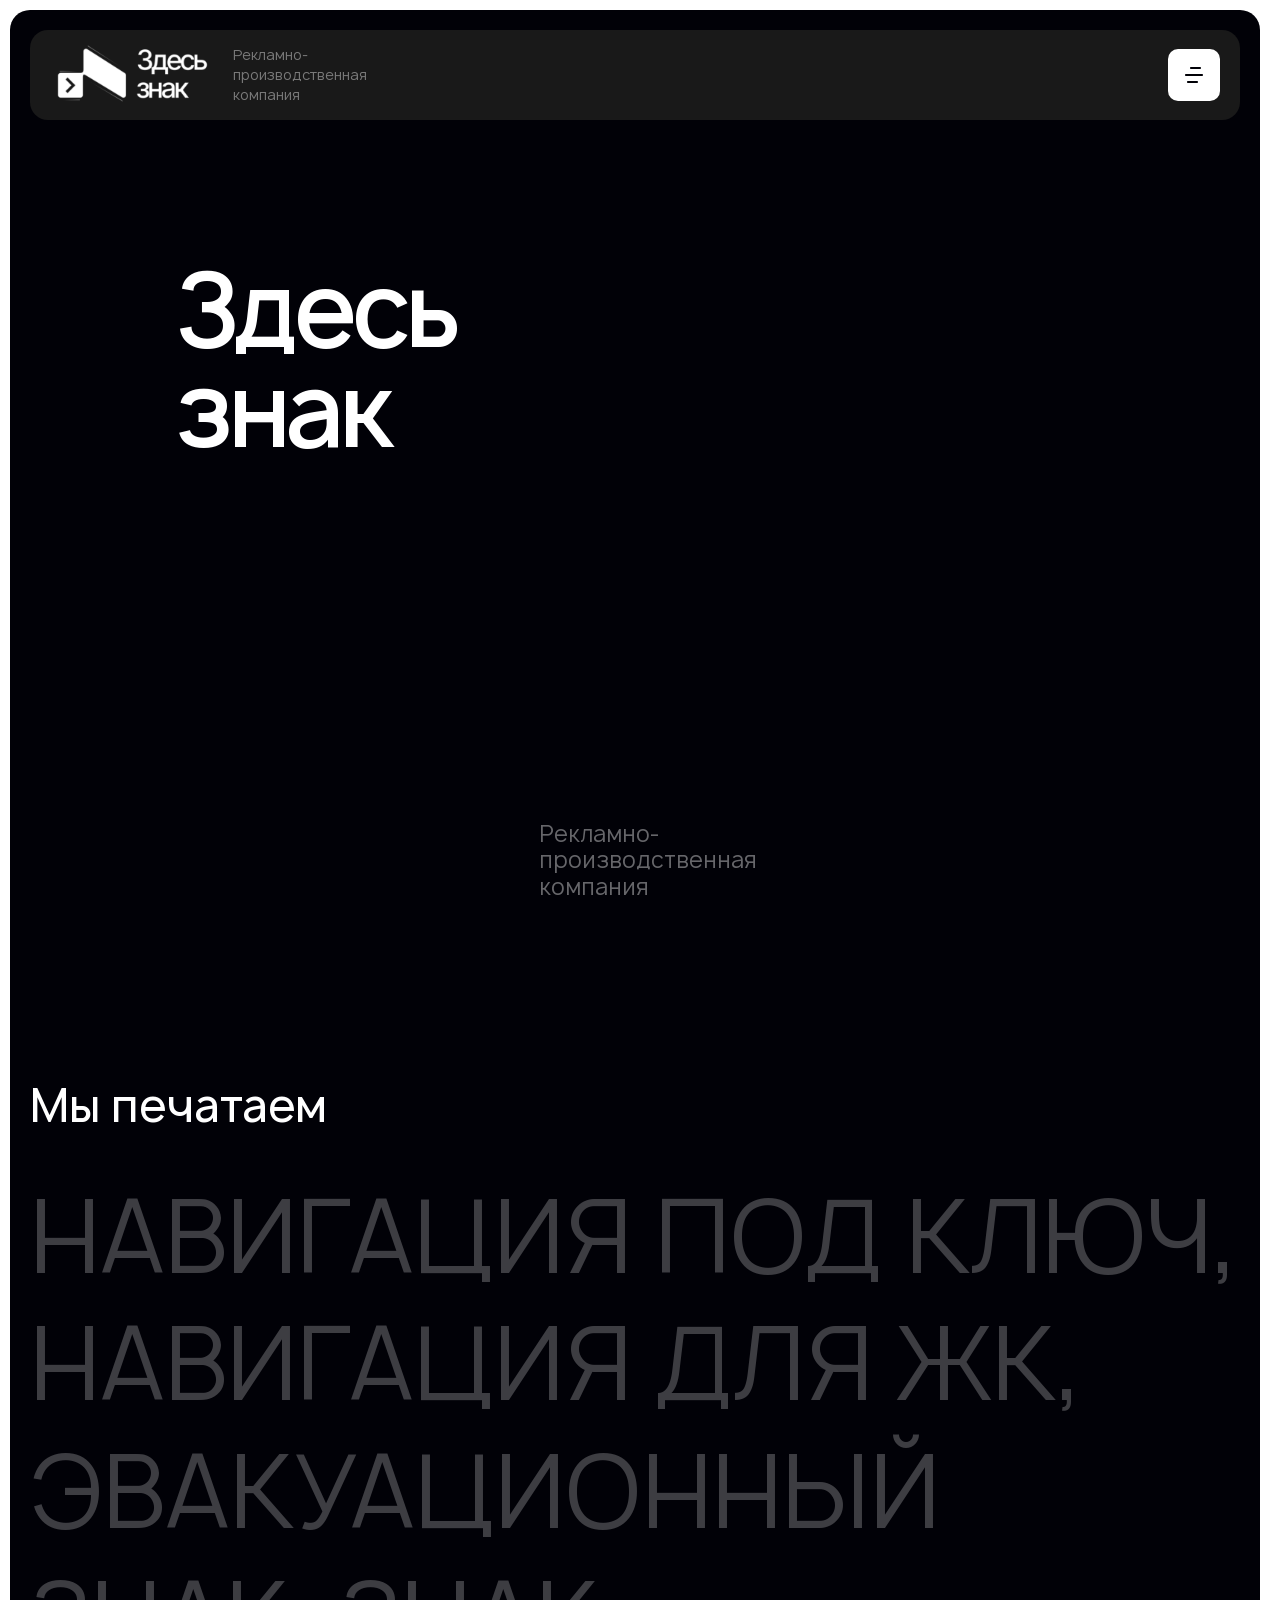
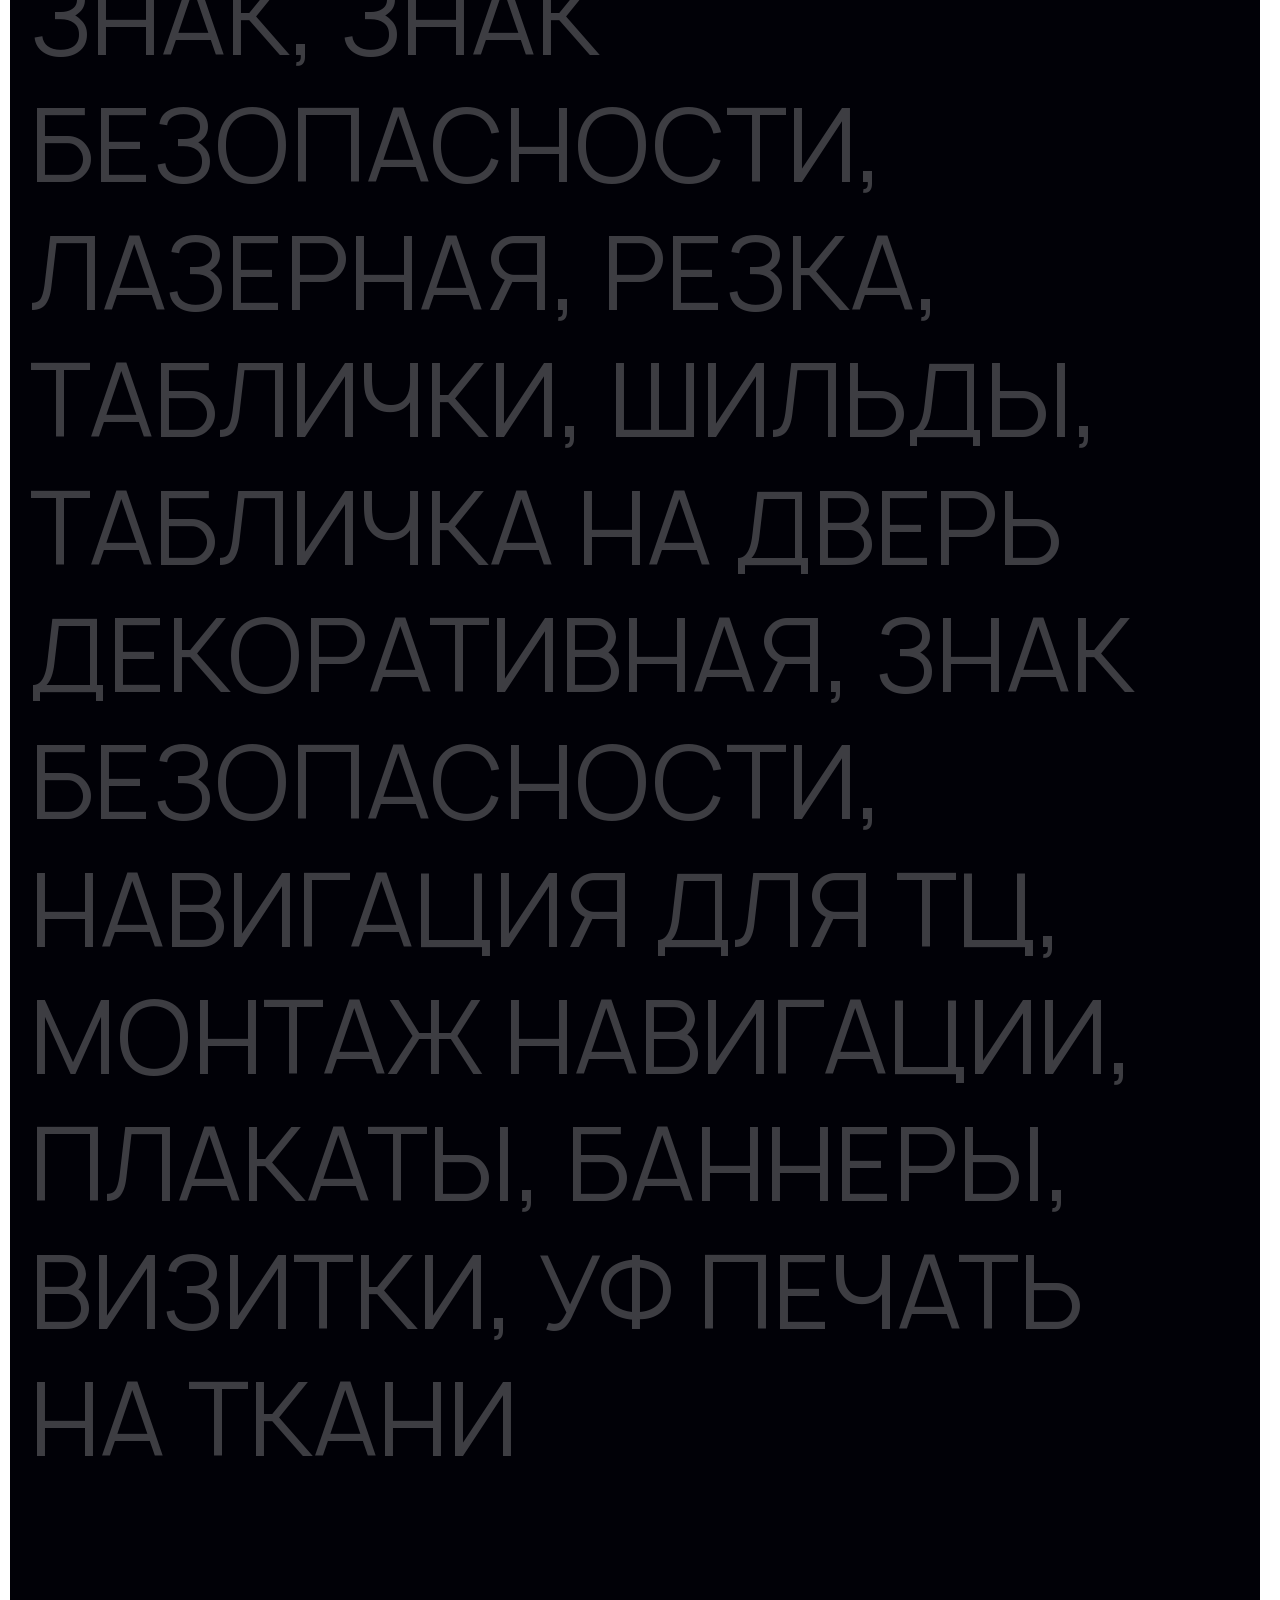
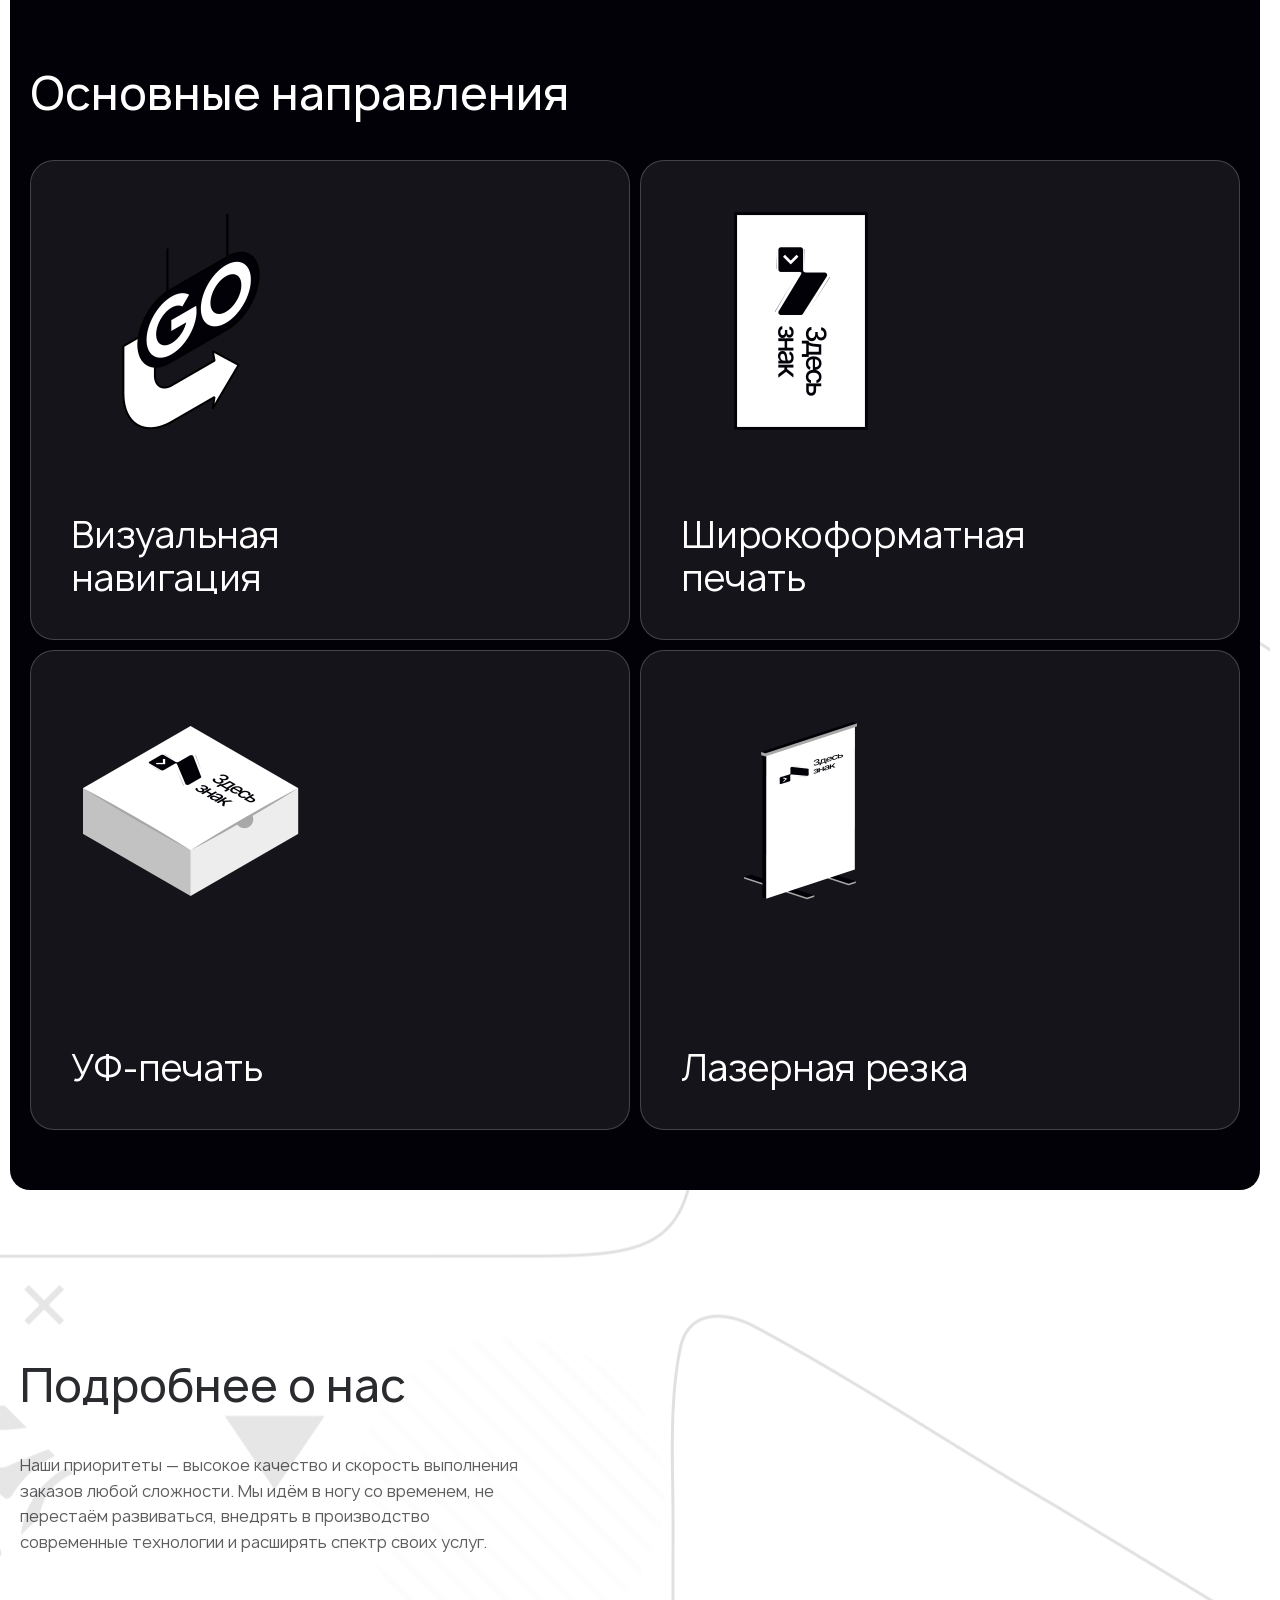
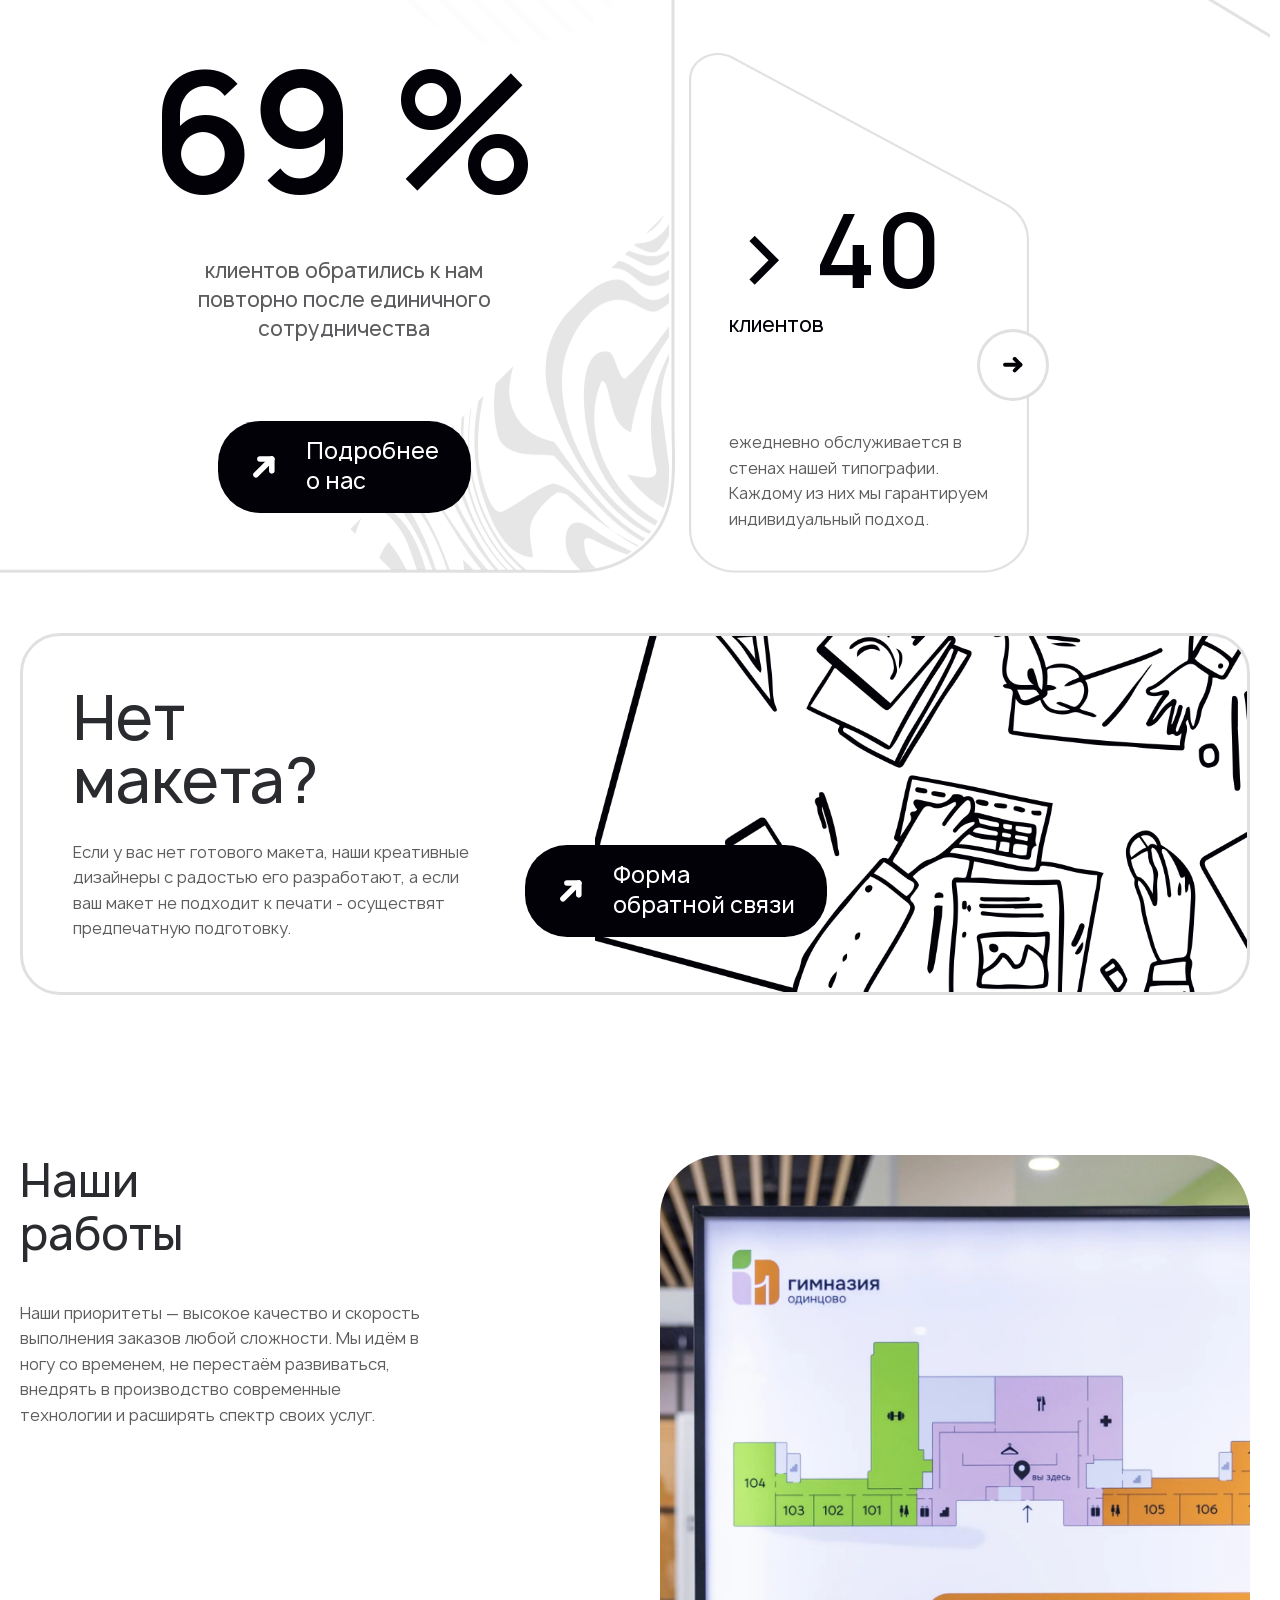
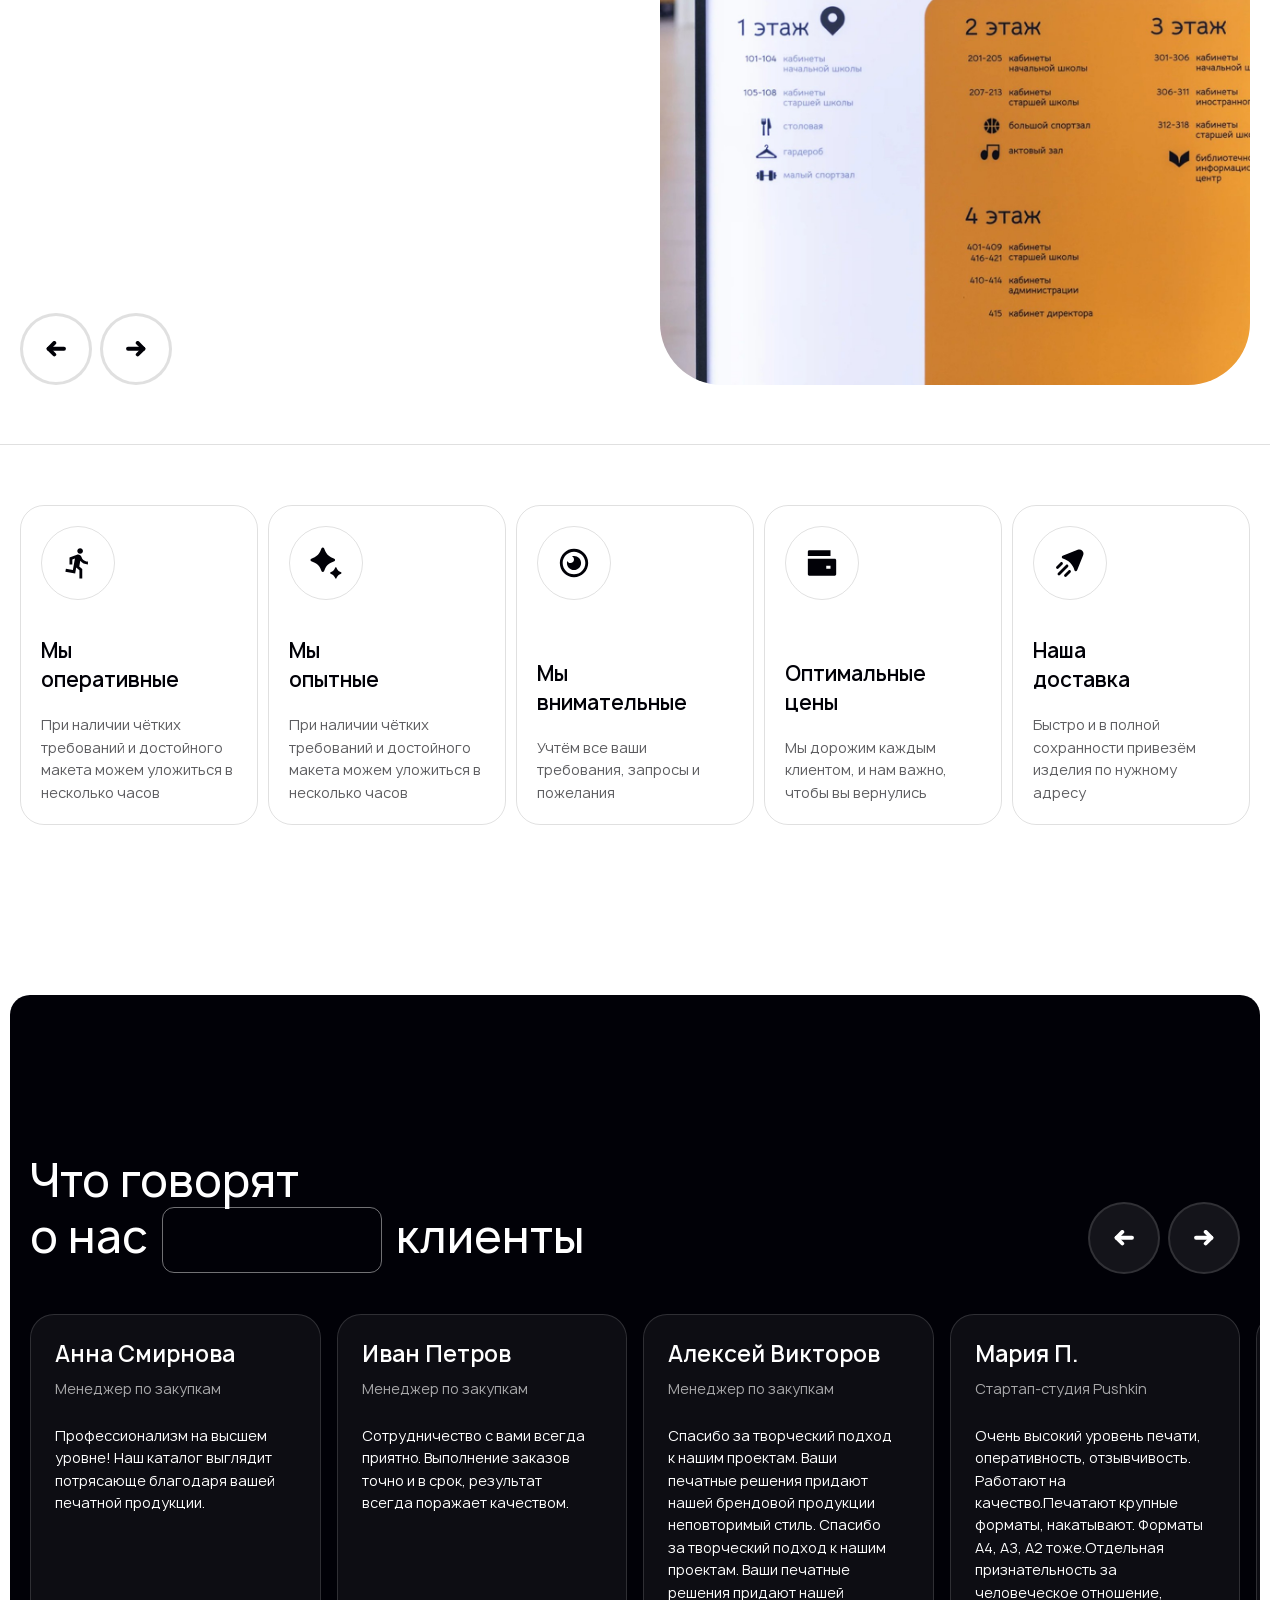
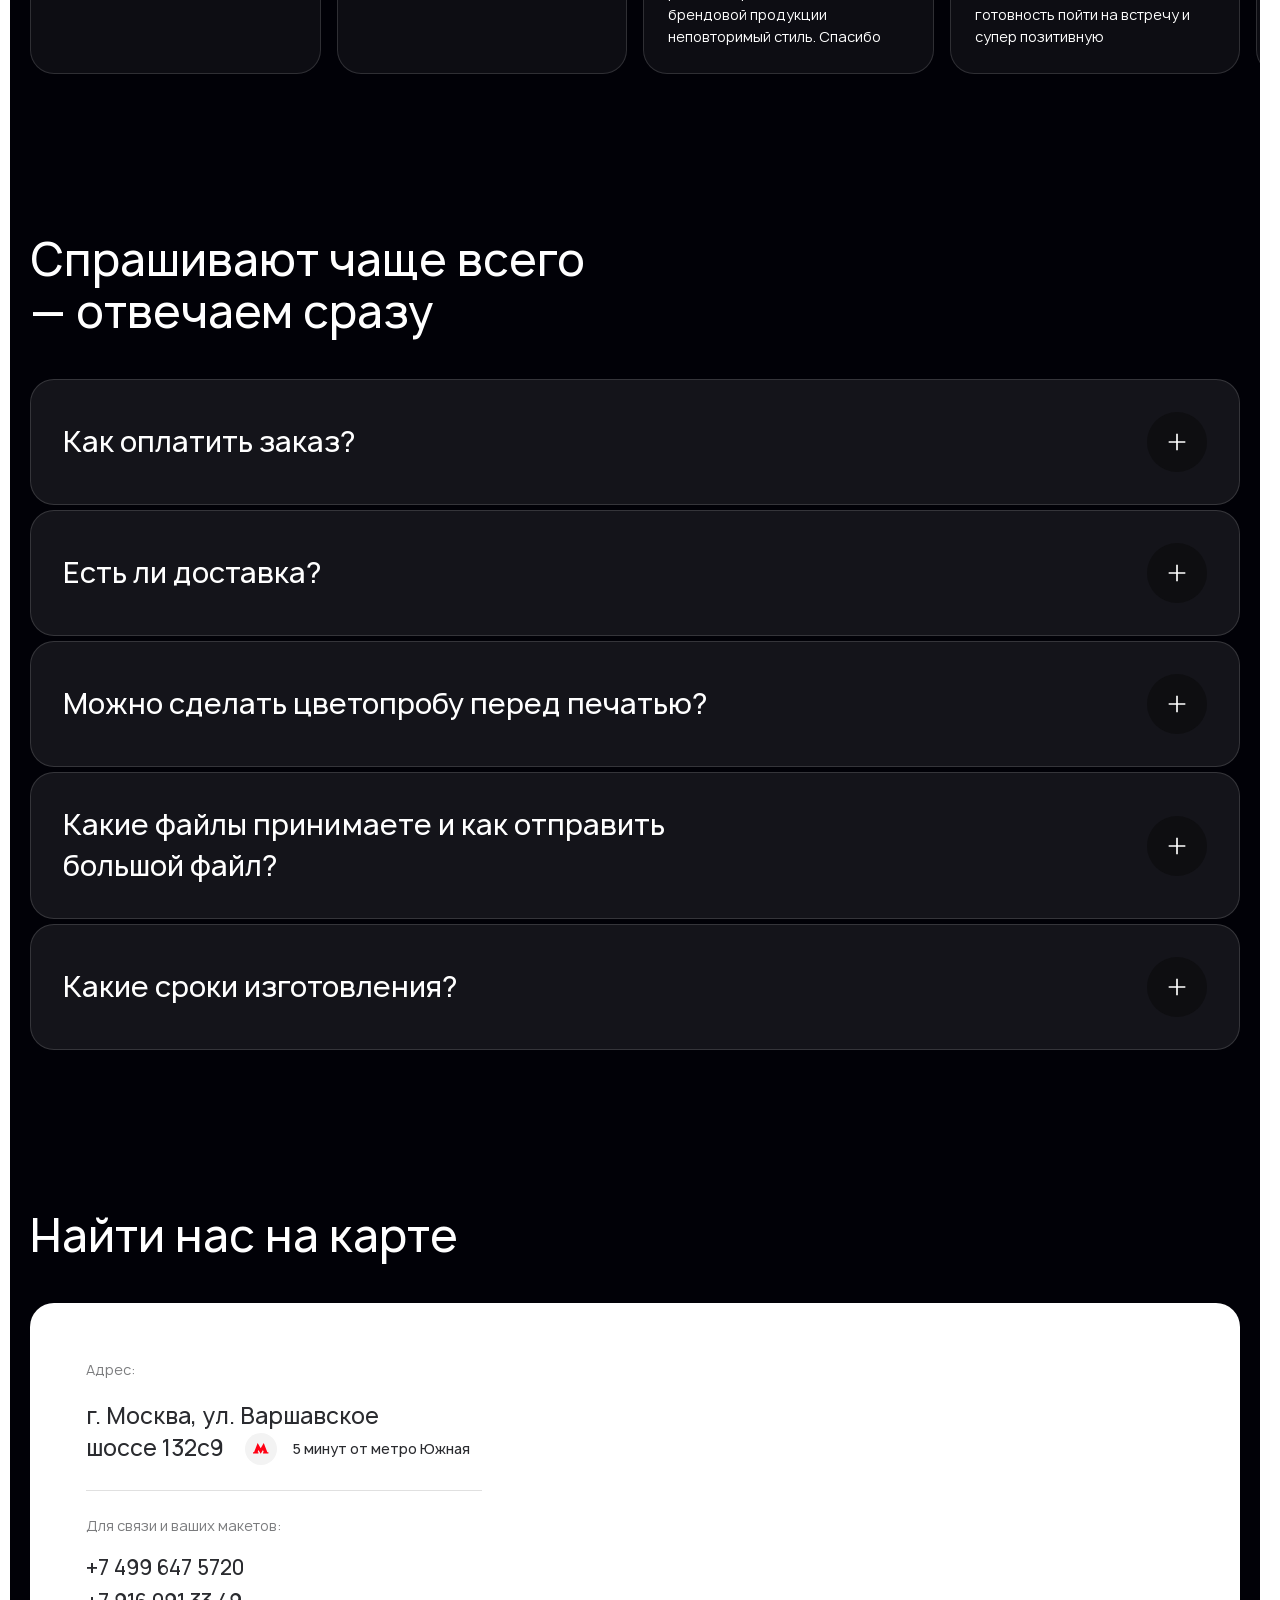
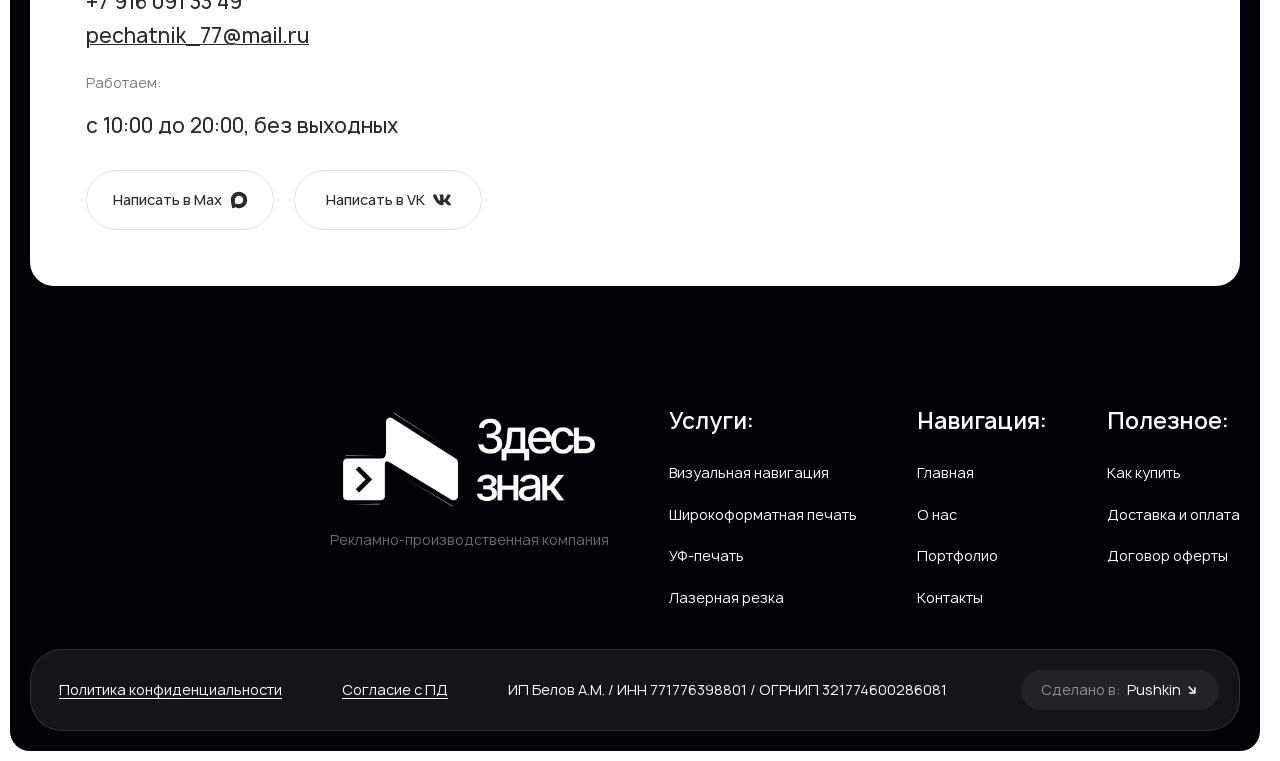
<file: index.html>
<!DOCTYPE html>
<html lang="ru">
	<head>
		<meta http-equiv="Content-Type" content="text/html; charset=utf-8">

		<!-- Adapting the page for mobile devices -->
		<meta name="viewport" content="width=device-width, initial-scale=1, maximum-scale=1">

		<!-- Prohibition of phone number recognition -->
		<meta name="format-detection" content="telephone=no">
		<meta name="SKYPE_TOOLBAR" content ="SKYPE_TOOLBAR_PARSER_COMPATIBLE">

		<!-- Page title -->
		<title>Заголовок страницы</title>

		<!-- Meta description -->
		<meta name="description" content="">

		<!-- Meta Keywords -->
		<meta name="keywords" content="">

		<!-- Changing the color of the mobile browser panel -->
		<meta name="msapplication-TileColor" content="#010107">
		<meta name="theme-color" content="#010107">

		<!-- Connecting style files -->
		<link rel="stylesheet" href="css/reset.css">
		<link rel="stylesheet" href="css/swiper-bundle.min.css">
		<link rel="stylesheet" href="css/swiper.css">
		<link rel="stylesheet" href="css/fancybox.css">
		<link rel="stylesheet" href="css/styles.css">
		<link rel="stylesheet" href="css/fonts.css">

		<link rel="stylesheet" href="css/response_1899.css" media="print, (max-width: 1899px)">
		<link rel="stylesheet" href="css/response_1439.css" media="print, (max-width: 1439px)">
		<link rel="stylesheet" href="css/response_1279.css" media="print, (max-width: 1279px)">
		<link rel="stylesheet" href="css/response_1023.css" media="print, (max-width: 1023px)">
		<link rel="stylesheet" href="css/response_767.css" media="print, (max-width: 767px)">
	</head>

	<body>
		<div class="wrap">
			<div class="main">
				<section class="bg_dark_wrap block">
					<div class="bg bottom_pad_s">
						<header class="dark">
							<div class="cont l_w">
								<div class="data">
									<div class="logo">
										<img src="images/logo.svg" alt="">

										<div class="name">Рекламно-<br>производственная<br> компания</div>
									</div>

									<button class="catalog_btn" popovertarget="catalog_modal">
										<svg class="icon"><use xlink:href="images/sprite.svg#ic_catalog"></use></svg>

										<svg class="icon"><use xlink:href="images/sprite.svg#ic_close"></use></svg>

										<span>Что печатаем</span>
									</button>

									<div class="catalog_modal" id="catalog_modal" popover>
										<div class="grid_row">
											<a href="/" class="item">
												<picture class="icon">
													<img src="images/ic_directions1.png" alt="" loading="lazy">
												</picture>

												<div class="name">Визуальная навигация</div>

												<div class="desc">
													<ul>
														<li>Навигация для ЖК</li>

														<li>Навигация для детского сада</li>

														<li>Навигация для детского сада</li>
													</ul>

													<p>+ 24 назначения ...</p>
												</div>

												<div class="arr">
													<svg><use xlink:href="images/sprite.svg#ic_arr_hor"></use></svg>
												</div>
											</a>

											<a href="/" class="item">
												<picture class="icon">
													<img src="images/ic_directions1.png" alt="" loading="lazy">
												</picture>

												<div class="name">Визуальная навигация</div>

												<div class="desc">
													<ul>
														<li>Навигация для ЖК</li>

														<li>Навигация для детского сада</li>

														<li>Навигация для детского сада</li>
													</ul>

													<p>+ 24 назначения ...</p>
												</div>

												<div class="arr">
													<svg><use xlink:href="images/sprite.svg#ic_arr_hor"></use></svg>
												</div>
											</a>

											<a href="/" class="item">
												<picture class="icon">
													<img src="images/ic_directions1.png" alt="" loading="lazy">
												</picture>

												<div class="name">Визуальная навигация</div>

												<div class="desc">
													<ul>
														<li>Навигация для ЖК</li>

														<li>Навигация для детского сада</li>

														<li>Навигация для детского сада</li>
													</ul>

													<p>+ 24 назначения ...</p>
												</div>

												<div class="arr">
													<svg><use xlink:href="images/sprite.svg#ic_arr_hor"></use></svg>
												</div>
											</a>

											<a href="/" class="item">
												<picture class="icon">
													<img src="images/ic_directions1.png" alt="" loading="lazy">
												</picture>

												<div class="name">Визуальная навигация</div>

												<div class="desc">
													<ul>
														<li>Навигация для ЖК</li>

														<li>Навигация для детского сада</li>

														<li>Навигация для детского сада</li>
													</ul>

													<p>+ 24 назначения ...</p>
												</div>

												<div class="arr">
													<svg><use xlink:href="images/sprite.svg#ic_arr_hor"></use></svg>
												</div>
											</a>
										</div>
									</div>

									<nav class="menu">
										<div class="item">
											<a href="/">Главная</a>
										</div>

										<div class="item">
											<a href="/">О нас</a>
										</div>

										<div class="item">
											<a href="/">Портфолио</a>
										</div>

										<div class="item">
											<a href="/">Контакты</a>
										</div>
									</nav>

									<div class="contacts">
										<div>
											<div class="work_time">Работаем: с 10:00 до 20:00, без выходных</div>

											<div class="address">г. Москва, ул. Варшавское шоссе 132с9</div>
										</div>

										<div>
											<div class="label">Для связи:</div>

											<div class="val">
												<div class="phone">
													<a href="tel:+7 499 647 5720">+7 499 647 5720</a>
												</div>

												<div class="messengers">
													<a href="/" target="_blank" rel="noopener nofollow">
														<svg class="icon"><use xlink:href="images/sprite.svg#ic_vk"></use></svg>
													</a>

													<a href="/" target="_blank" rel="noopener nofollow">
														<svg class="icon"><use xlink:href="images/sprite.svg#ic_max"></use></svg>
													</a>
												</div>
											</div>
										</div>
									</div>

									<button class="feedback_btn">Форма для связи</button>

									<button class="mob_menu_btn" popovertarget="mob_menu_modal">
										<svg class="icon"><use xlink:href="images/sprite.svg#ic_catalog"></use></svg>

										<svg class="icon"><use xlink:href="images/sprite.svg#ic_close"></use></svg>
									</button>
								</div>
							</div>
						</header>


						<section class="mob_menu_modal" id="mob_menu_modal" popover>
							<div class="data">
								<div class="menu">
									<div>
										<a href="/" class="sub_link">
											<span>Что печатаем</span>

											<svg class="icon"><use xlink:href="images/sprite.svg#ic_arr_hor"></use></svg>
										</a>

										<div class="sub">
											<button class="back_btn">
												<svg class="icon"><use xlink:href="images/sprite.svg#ic_arr_hor"></use></svg>

												<span>Что печатаем</span>
											</button>

											<div class="items">
												<div><a href="/">Визуальная навигация</a></div>

												<div><a href="/">Широкоформатная печать</a></div>

												<div><a href="/">УФ-печать</a></div>

												<div><a href="/">Лазерная резка</a></div>
											</div>
										</div>
									</div>

									<div><a href="/">
										<span>Главная</span>
									</a></div>

									<div><a href="/">
										<span>О нас</span>
									</a></div>

									<div><a href="/">
										<span>Портфолио</span>
									</a></div>

									<div><a href="/">
										<span>Контакты</span>
									</a></div>
								</div>

								<div class="contacts">
									<div>
										<div class="work_time">Работаем: с 10:00 до 20:00, без выходных</div>

										<div class="address">г. Москва, ул. Варшавское шоссе 132с9</div>
									</div>

									<div>
										<div class="label">Для связи:</div>

										<div class="val">
											<div class="phone">
												<a href="tel:+7 499 647 5720">+7 499 647 5720</a>
											</div>

											<div class="messengers">
												<a href="/" target="_blank" rel="noopener nofollow">
													<svg class="icon"><use xlink:href="images/sprite.svg#ic_vk"></use></svg>
												</a>

												<a href="/" target="_blank" rel="noopener nofollow">
													<svg class="icon"><use xlink:href="images/sprite.svg#ic_max"></use></svg>
												</a>
											</div>
										</div>
									</div>
								</div>

								<button class="feedback_btn">Форма для связи</button>
							</div>
						</section>


						<section class="first_section">
							<div class="cont">
								<div class="data">
									<div class="title">Здесь<br> знак</div>

									<div class="desc">Рекламно-производственная компания</div>

									<div class="video">
										<video loop muted autoplay class="cover">
											<source src="./main_video.mp4" type="video/mp4">
										</video>
									</div>

									<div class="line line1"></div>
									<div class="line line2"></div>
									<div class="line line3"></div>
									<div class="line line4"></div>
								</div>
							</div>
						</section>


						<section class="we_print block">
							<div class="cont l_w">
								<div class="block_head">
									<div class="title">Мы печатаем</div>
								</div>

								<div class="list">
									<a href="/">
										<span>НАВИГАЦИЯ ПОД КЛЮЧ,</span>

										<div class="hover">
											<picture class="thumb">
												<img src="images/tmp/we_print_hover_img.svg" alt="" loading="lazy" class="cover">
											</picture>
										</div>
									</a>

									<a href="/">
										<span>НАВИГАЦИЯ ДЛЯ ЖК,</span>

										<div class="hover">
											<picture class="thumb">
												<img src="images/tmp/we_print_hover_img.svg" alt="" loading="lazy" class="cover">
											</picture>
										</div>
									</a>

									<a href="/">
										<span>ЭВАКУАЦИОННЫЙ ЗНАК,</span>

										<div class="hover">
											<picture class="thumb">
												<img src="images/tmp/we_print_hover_img.svg" alt="" loading="lazy" class="cover">
											</picture>
										</div>
									</a>

									<a href="/">
										<span>ЗНАК БЕЗОПАСНОСТИ,</span>

										<div class="hover">
											<picture class="thumb">
												<img src="images/tmp/we_print_hover_img.svg" alt="" loading="lazy" class="cover">
											</picture>
										</div>
									</a>

									<a href="/">
										<span>ЛАЗЕРНАЯ, РЕЗКА,</span>

										<div class="hover">
											<picture class="thumb">
												<img src="images/tmp/we_print_hover_img.svg" alt="" loading="lazy" class="cover">
											</picture>
										</div>
									</a>

									<a href="/">
										<span>ТАБЛИЧКИ,</span>

										<div class="hover">
											<picture class="thumb">
												<img src="images/tmp/we_print_hover_img.svg" alt="" loading="lazy" class="cover">
											</picture>
										</div>
									</a>

									<a href="/">
										<span>ШИЛЬДЫ,</span>

										<div class="hover">
											<picture class="thumb">
												<img src="images/tmp/we_print_hover_img.svg" alt="" loading="lazy" class="cover">
											</picture>
										</div>
									</a>

									<a href="/">
										<span>ТАБЛИЧКА НА ДВЕРЬ ДЕКОРАТИВНАЯ,</span>

										<div class="hover">
											<picture class="thumb">
												<img src="images/tmp/we_print_hover_img.svg" alt="" loading="lazy" class="cover">
											</picture>
										</div>
									</a>

									<a href="/">
										<span>ЗНАК БЕЗОПАСНОСТИ,</span>

										<div class="hover">
											<picture class="thumb">
												<img src="images/tmp/we_print_hover_img.svg" alt="" loading="lazy" class="cover">
											</picture>
										</div>
									</a>

									<a href="/">
										<span>НАВИГАЦИЯ ДЛЯ ТЦ,</span>

										<div class="hover">
											<picture class="thumb">
												<img src="images/tmp/we_print_hover_img.svg" alt="" loading="lazy" class="cover">
											</picture>
										</div>
									</a>

									<a href="/">
										<span>МОНТАЖ НАВИГАЦИИ,</span>

										<div class="hover">
											<picture class="thumb">
												<img src="images/tmp/we_print_hover_img.svg" alt="" loading="lazy" class="cover">
											</picture>
										</div>
									</a>

									<a href="/">
										<span>ПЛАКАТЫ,</span>

										<div class="hover">
											<picture class="thumb">
												<img src="images/tmp/we_print_hover_img.svg" alt="" loading="lazy" class="cover">
											</picture>
										</div>
									</a>

									<a href="/">
										<span>БАННЕРЫ,</span>

										<div class="hover">
											<picture class="thumb">
												<img src="images/tmp/we_print_hover_img.svg" alt="" loading="lazy" class="cover">
											</picture>
										</div>
									</a>

									<a href="/">
										<span>ВИЗИТКИ,</span>

										<div class="hover">
											<picture class="thumb">
												<img src="images/tmp/we_print_hover_img.svg" alt="" loading="lazy" class="cover">
											</picture>
										</div>
									</a>

									<a href="/">
										<span>УФ ПЕЧАТЬ НА ТКАНИ</span>

										<div class="hover">
											<picture class="thumb">
												<img src="images/tmp/we_print_hover_img.svg" alt="" loading="lazy" class="cover">
											</picture>
										</div>
									</a>
								</div>


								<div class="list mob">
									<div class="swiper">
										<div class="swiper-wrapper">
											<div class="swiper-slide">
												<a href="/">
													<span>НАВИГАЦИЯ ПОД КЛЮЧ,</span>
												</a>
											</div>

											<div class="swiper-slide">
												<a href="/">
													<span>НАВИГАЦИЯ ДЛЯ ЖК,</span>
												</a>
											</div>

											<div class="swiper-slide">
												<a href="/">
													<span>ЭВАКУАЦИОННЫЙ ЗНАК,</span>
												</a>
											</div>

											<div class="swiper-slide">
												<a href="/">
													<span>ЗНАК БЕЗОПАСНОСТИ,</span>
												</a>
											</div>

											<div class="swiper-slide">
												<a href="/">
													<span>ЛАЗЕРНАЯ, РЕЗКА,</span>
												</a>
											</div>

											<div class="swiper-slide">
												<a href="/">
													<span>ТАБЛИЧКИ,</span>
												</a>
											</div>

											<div class="swiper-slide">
												<a href="/">
													<span>ШИЛЬДЫ,</span>
												</a>
											</div>

											<div class="swiper-slide">
												<a href="/">
													<span>ТАБЛИЧКА НА ДВЕРЬ ДЕКОРАТИВНАЯ,</span>
												</a>
											</div>

											<div class="swiper-slide">
												<a href="/">
													<span>ЗНАК БЕЗОПАСНОСТИ,</span>
												</a>
											</div>

											<div class="swiper-slide">
												<a href="/">
													<span>НАВИГАЦИЯ ДЛЯ ТЦ,</span>
												</a>
											</div>

											<div class="swiper-slide">
												<a href="/">
													<span>МОНТАЖ НАВИГАЦИИ,</span>
												</a>
											</div>

											<div class="swiper-slide">
												<a href="/">
													<span>ПЛАКАТЫ,</span>
												</a>
											</div>

											<div class="swiper-slide">
												<a href="/">
													<span>БАННЕРЫ,</span>
												</a>
											</div>

											<div class="swiper-slide">
												<a href="/">
													<span>ВИЗИТКИ,</span>
												</a>
											</div>

											<div class="swiper-slide">
												<a href="/">
													<span>УФ ПЕЧАТЬ НА ТКАНИ</span>
												</a>
											</div>
										</div>
									</div>
								</div>
							</div>
						</section>


						<section class="directions">
							<div class="cont">
								<div class="block_head">
									<div class="title">Основные направления</div>
								</div>
							</div>

							<div class="cont l_w">
								<div class="grid_row">
									<a href="/" class="item">
										<picture class="icon">
											<img src="images/ic_directions1.png" alt="" loading="lazy">
										</picture>

										<div class="name">Визуальная навигация</div>

										<div class="desc">
											<ul>
												<li>Навигация для ЖК</li>

												<li>Навигация для детского сада</li>

												<li>Навигация для детского сада</li>
											</ul>

											<p>+ 24 назначения ...</p>
										</div>

										<div class="arr">
											<svg><use xlink:href="images/sprite.svg#ic_arr_hor"></use></svg>
										</div>

										<picture class="thumb">
											<img src="images/tmp/directions_thumb1.jpg" alt="" loading="lazy" class="cover">
										</picture>
									</a>

									<a href="/" class="item">
										<picture class="icon">
											<img src="images/ic_directions2.png" alt="" loading="lazy">
										</picture>

										<div class="name">Широкоформатная печать</div>

										<div class="desc">
											<ul>
												<li>Плакаты</li>

												<li>Баннеры</li>

												<li>Визитки</li>
											</ul>

											<p>+ 24 назначения ...</p>
										</div>

										<div class="arr">
											<svg><use xlink:href="images/sprite.svg#ic_arr_hor"></use></svg>
										</div>

										<picture class="thumb">
											<img src="images/tmp/directions_thumb2.jpg" alt="" loading="lazy" class="cover">
										</picture>
									</a>

									<a href="/" class="item">
										<picture class="icon">
											<img src="images/ic_directions3.png" alt="" loading="lazy">
										</picture>

										<div class="name">УФ-печать</div>

										<div class="desc">
											<ul>
												<li>ПВХ</li>

												<li>Алюминий</li>

												<li>Ткань</li>
											</ul>

											<p>+ 24 назначения ...</p>
										</div>

										<div class="arr">
											<svg><use xlink:href="images/sprite.svg#ic_arr_hor"></use></svg>
										</div>

										<picture class="thumb">
											<img src="images/tmp/directions_thumb3.jpg" alt="" loading="lazy" class="cover">
										</picture>
									</a>

									<a href="/" class="item">
										<picture class="icon">
											<img src="images/ic_directions4.png" alt="" loading="lazy">
										</picture>

										<div class="name">Лазерная резка</div>

										<div class="desc">
											<ul>
												<li>Оргстекло</li>

												<li>Фанера</li>

												<li>Дерево</li>
											</ul>

											<p>+ 24 назначения ...</p>
										</div>

										<div class="arr">
											<svg><use xlink:href="images/sprite.svg#ic_arr_hor"></use></svg>
										</div>

										<picture class="thumb">
											<img src="images/tmp/directions_thumb4.jpg" alt="" loading="lazy" class="cover">
										</picture>
									</a>
								</div>
							</div>
						</section>
					</div>
				</section>


				<section class="about_info">
					<div class="cont">
						<div class="block_head">
							<div class="title">Подробнее о нас</div>

							<div class="desc">Наши приоритеты — высокое качество и скорость выполнения заказов любой сложности. Мы идём в ногу со временем, не перестаём развиваться, внедрять в производство современные технологии и расширять спектр своих услуг.</div>
						</div>
					</div>

					<div class="main_video">
						<video loop muted autoplay class="cover">
							<source src="./about_video.mp4" type="video/mp4">
						</video>
					</div>

					<div class="cont l_w">
						<div class="row">
							<div class="stats">
								<div class="val">69 %</div>

								<div class="desc">клиентов обратились к нам повторно после единичного сотрудничества</div>

								<a href="/" class="link">
									<svg class="icon"><use xlink:href="images/sprite.svg#ic_arrow_diagonal"></use></svg>

									<span>Подробнее<br> о нас</span>
								</a>
							</div>

							<div class="info">
								<div class="swiper">
									<div class="swiper-wrapper">
										<div class="swiper-slide">
											<div class="item">
												<div class="val">> 40</div>

												<div class="exp">клиентов</div>

												<div class="desc">ежедневно обслуживается в стенах нашей типографии. Каждому из них мы гарантируем индивидуальный подход.</div>
											</div>
										</div>

										<div class="swiper-slide">
											<div class="item">
												<div class="val">> 40</div>

												<div class="exp">клиентов</div>

												<div class="desc">ежедневно обслуживается в стенах нашей типографии. Каждому из них мы гарантируем индивидуальный подход.</div>
											</div>
										</div>

										<div class="swiper-slide">
											<div class="item">
												<div class="val">> 40</div>

												<div class="exp">клиентов</div>

												<div class="desc">ежедневно обслуживается в стенах нашей типографии. Каждому из них мы гарантируем индивидуальный подход.</div>
											</div>
										</div>
									</div>
								</div>

								<button class="swiper-button-prev">
									<svg class="icon"><use xlink:href="images/sprite.svg#ic_arrow_hor"></use></svg>
								</button>

								<button class="swiper-button-next">
									<svg class="icon"><use xlink:href="images/sprite.svg#ic_arrow_hor"></use></svg>
								</button>
							</div>

							<div class="video">
								<video loop muted autoplay class="cover">
									<source src="./main_video.mp4" type="video/mp4">
								</video>
							</div>
						</div>
					</div>

					<picture class="bg">
						<img src="images/bg_about_info.png" alt="" loading="lazy">
					</picture>
				</section>


				<section class="no_layout block">
					<div class="cont l_w">
						<div class="data">
							<div class="title">Нет<br> макета?</div>

							<div class="desc">Если у вас нет готового макета, наши креативные дизайнеры с радостью его разработают, а если ваш макет не подходит к печати - осуществят предпечатную подготовку.</div>

							<button class="btn">
								<svg class="icon"><use xlink:href="images/sprite.svg#ic_arrow_diagonal"></use></svg>

								<span>Форма<br> обратной связи</span>
							</button>

							<picture class="bg">
								<source srcset="images/bg_no_layout_mob.png" media="(max-width: 1023px)">

								<img src="images/bg_no_layout.png" alt="" loading="lazy">
							</picture>
						</div>
					</div>
				</section>


				<section class="cases block border no_m">
					<div class="cont">
						<div class="block_head">
							<div class="title">Наши<br> работы</div>

							<div class="desc">Наши приоритеты — высокое качество и скорость выполнения заказов любой сложности. Мы идём в ногу со временем, не перестаём развиваться, внедрять в производство современные технологии и расширять спектр своих услуг.</div>
						</div>

						<div class="slider">
							<div class="swiper">
								<div class="swiper-wrapper">
									<div class="swiper-slide">
										<a href="/" class="item">
											<picture class="thumb">
												<img src="images/tmp/case_thumb1.jpg" alt="" loading="lazy" class="cover">
											</picture>
										</a>
									</div>

									<div class="swiper-slide">
										<a href="/" class="item">
											<picture class="thumb">
												<img src="images/tmp/case_thumb2.jpg" alt="" loading="lazy" class="cover">
											</picture>
										</a>
									</div>

									<div class="swiper-slide">
										<a href="/" class="item">
											<picture class="thumb">
												<img src="images/tmp/case_thumb1.jpg" alt="" loading="lazy" class="cover">
											</picture>
										</a>
									</div>

									<div class="swiper-slide">
										<a href="/" class="item">
											<picture class="thumb">
												<img src="images/tmp/case_thumb2.jpg" alt="" loading="lazy" class="cover">
											</picture>
										</a>
									</div>

									<div class="swiper-slide">
										<a href="/" class="item">
											<picture class="thumb">
												<img src="images/tmp/case_thumb1.jpg" alt="" loading="lazy" class="cover">
											</picture>
										</a>
									</div>

									<div class="swiper-slide">
										<a href="/" class="item">
											<picture class="thumb">
												<img src="images/tmp/case_thumb2.jpg" alt="" loading="lazy" class="cover">
											</picture>
										</a>
									</div>
								</div>

								<div class="swiper-controls">
									<button class="swiper-button-prev">
										<svg class="icon"><use xlink:href="images/sprite.svg#ic_arrow_hor"></use></svg>
									</button>

									<button class="swiper-button-next">
										<svg class="icon"><use xlink:href="images/sprite.svg#ic_arrow_hor"></use></svg>
									</button>
								</div>
							</div>
						</div>
					</div>
				</section>


				<section class="advantages block">
					<div class="cont">
						<div class="grid_row">
							<div class="item">
								<picture class="icon">
									<img src="images/ic_advantages1.svg" alt="" loading="lazy">
								</picture>

								<div class="name">Мы<br> оперативные</div>

								<div class="desc">При наличии чётких требований и достойного макета можем уложиться в несколько часов</div>
							</div>

							<div class="item">
								<picture class="icon">
									<img src="images/ic_advantages2.svg" alt="" loading="lazy">
								</picture>

								<div class="name">Мы<br> опытные</div>

								<div class="desc">При наличии чётких требований и достойного макета можем уложиться в несколько часов</div>
							</div>

							<div class="item">
								<picture class="icon">
									<img src="images/ic_advantages3.svg" alt="" loading="lazy">
								</picture>

								<div class="name">Мы<br> внимательные</div>

								<div class="desc">Учтём все ваши требования, запросы и пожелания</div>
							</div>

							<div class="item">
								<picture class="icon">
									<img src="images/ic_advantages4.svg" alt="" loading="lazy">
								</picture>

								<div class="name">Оптимальные<br> цены</div>

								<div class="desc">Мы дорожим каждым клиентом, и нам важно, чтобы вы вернулись</div>
							</div>

							<div class="item">
								<picture class="icon">
									<img src="images/ic_advantages5.svg" alt="" loading="lazy">
								</picture>

								<div class="name">Наша<br> доставка</div>

								<div class="desc">Быстро и в полной сохранности привезём изделия по нужному адресу</div>
							</div>
						</div>
					</div>
				</section>


				<section class="bg_dark_wrap">
					<div class="bg top_pad">
						<section class="reviews block">
							<div class="cont">
								<div class="block_head row">
									<div class="title">
										Что говорят<br> о нас

										<video loop muted autoplay class="cover">
											<source src="./main_video.mp4" type="video/mp4">
										</video>

										клиенты
									</div>

									<div class="swiper-controls">
										<button class="swiper-button-prev">
											<svg class="icon"><use xlink:href="images/sprite.svg#ic_arrow_hor"></use></svg>
										</button>

										<button class="swiper-button-next">
											<svg class="icon"><use xlink:href="images/sprite.svg#ic_arrow_hor"></use></svg>
										</button>
									</div>
								</div>
							</div>

							<div class="cont l_w">
								<div class="swiper">
									<div class="swiper-wrapper">
										<div class="swiper-slide">
											<div class="review">
												<div class="author">
													<div class="name">Анна Смирнова</div>

													<div class="post">Менеджер по закупкам</div>
												</div>

												<div class="text">Профессионализм на высшем уровне! Наш каталог выглядит потрясающе благодаря вашей печатной продукции.</div>
											</div>
										</div>

										<div class="swiper-slide">
											<div class="review">
												<div class="author">
													<div class="name">Иван Петров</div>

													<div class="post">Менеджер по закупкам</div>
												</div>

												<div class="text">Сотрудничество с вами всегда приятно. Выполнение заказов точно и в срок, результат всегда поражает качеством.</div>
											</div>
										</div>

										<div class="swiper-slide">
											<div class="review">
												<div class="author">
													<div class="name">Алексей Викторов</div>

													<div class="post">Менеджер по закупкам</div>
												</div>

												<div class="text">Спасибо за творческий подход к нашим проектам. Ваши печатные решения придают нашей брендовой продукции неповторимый стиль. Спасибо за творческий подход к нашим проектам. Ваши печатные решения придают нашей брендовой продукции неповторимый стиль. Спасибо за творческий подход к нашим проектам. Ваши печатные решения придают нашей брендовой продукции неповторимый стиль. Спасибо за творческий подход к нашим проектам. Ваши печатные решения придают нашей брендовой продукции неповторимый стиль.</div>
											</div>
										</div>

										<div class="swiper-slide">
											<div class="review">
												<div class="author">
													<div class="name">Мария П.</div>

													<div class="post">Стартап-студия Pushkin</div>
												</div>

												<div class="text">Очень высокий уровень печати, оперативность, отзывчивость. Работают на качество.Печатают крупные форматы, накатывают. Форматы А4, АЗ, А2 тоже.Отдельная признательность за человеческое отношение, готовность пойти на встречу и супер позитивную атмосферу.Типография от людей людям ❤️</div>
											</div>
										</div>

										<div class="swiper-slide">
											<div class="review">
												<div class="author">
													<div class="name">Роман Полански</div>

													<div class="post">ООО “Горькая луна”</div>
												</div>

												<div class="text">Нужно было напечатать стикеры в очень сжатые сроки, сотрудники оперативно выполнили заказ. Качество печати на высоте. Невероятно приятный и отзывчивый персонал!</div>
											</div>
										</div>

										<div class="swiper-slide">
											<div class="review">
												<div class="author">
													<div class="name">Анна Смирнова</div>

													<div class="post">Менеджер по закупкам</div>
												</div>

												<div class="text">Профессионализм на высшем уровне! Наш каталог выглядит потрясающе благодаря вашей печатной продукции.</div>
											</div>
										</div>

										<div class="swiper-slide">
											<div class="review">
												<div class="author">
													<div class="name">Иван Петров</div>

													<div class="post">Менеджер по закупкам</div>
												</div>

												<div class="text">Сотрудничество с вами всегда приятно. Выполнение заказов точно и в срок, результат всегда поражает качеством.</div>
											</div>
										</div>

										<div class="swiper-slide">
											<div class="review">
												<div class="author">
													<div class="name">Алексей Викторов</div>

													<div class="post">Менеджер по закупкам</div>
												</div>

												<div class="text">Спасибо за творческий подход к нашим проектам. Ваши печатные решения придают нашей брендовой продукции неповторимый стиль. Спасибо за творческий подход к нашим проектам. Ваши печатные решения придают нашей брендовой продукции неповторимый стиль. Спасибо за творческий подход к нашим проектам. Ваши печатные решения придают нашей брендовой продукции неповторимый стиль. Спасибо за творческий подход к нашим проектам. Ваши печатные решения придают нашей брендовой продукции неповторимый стиль.</div>
											</div>
										</div>

										<div class="swiper-slide">
											<div class="review">
												<div class="author">
													<div class="name">Мария П.</div>

													<div class="post">Стартап-студия Pushkin</div>
												</div>

												<div class="text">Очень высокий уровень печати, оперативность, отзывчивость. Работают на качество.Печатают крупные форматы, накатывают. Форматы А4, АЗ, А2 тоже.Отдельная признательность за человеческое отношение, готовность пойти на встречу и супер позитивную атмосферу.Типография от людей людям ❤️</div>
											</div>
										</div>

										<div class="swiper-slide">
											<div class="review">
												<div class="author">
													<div class="name">Роман Полански</div>

													<div class="post">ООО “Горькая луна”</div>
												</div>

												<div class="text">Нужно было напечатать стикеры в очень сжатые сроки, сотрудники оперативно выполнили заказ. Качество печати на высоте. Невероятно приятный и отзывчивый персонал!</div>
											</div>
										</div>
									</div>
								</div>
							</div>
						</section>


						<section class="FAQ block">
							<div class="cont">
								<div class="block_head">
									<div class="title">Спрашивают чаще всего<br> — отвечаем сразу</div>
								</div>

								<div class="accordion">
									<div class="accordion_item">
										<div class="head">
											<div class="title">Как оплатить заказ?</div>

											<div class="icon">
												<svg><use xlink:href="images/sprite.svg#ic_plus"></use></svg>
											</div>
										</div>

										<div class="data">
											<div class="text_block">
												<p>Работаем с физлицами и юрлицами. Можно оплатить картой, по QR-коду или наличными. Нужна дистанционная оплата — выставим счёт или пришлём QR. Закрывающие документы подготовим, просто скажите при оформлении.</p>
											</div>
										</div>
									</div>

									<div class="accordion_item">
										<div class="head">
											<div class="title">Есть ли доставка?</div>

											<div class="icon">
												<svg><use xlink:href="images/sprite.svg#ic_plus"></use></svg>
											</div>
										</div>

										<div class="data">
											<div class="text_block">
												<p>Работаем с физлицами и юрлицами. Можно оплатить картой, по QR-коду или наличными. Нужна дистанционная оплата — выставим счёт или пришлём QR. Закрывающие документы подготовим, просто скажите при оформлении.</p>
											</div>
										</div>
									</div>

									<div class="accordion_item">
										<div class="head">
											<div class="title">Можно сделать цветопробу перед печатью?</div>

											<div class="icon">
												<svg><use xlink:href="images/sprite.svg#ic_plus"></use></svg>
											</div>
										</div>

										<div class="data">
											<div class="text_block">
												<p>Работаем с физлицами и юрлицами. Можно оплатить картой, по QR-коду или наличными. Нужна дистанционная оплата — выставим счёт или пришлём QR. Закрывающие документы подготовим, просто скажите при оформлении.</p>
											</div>
										</div>
									</div>

									<div class="accordion_item">
										<div class="head">
											<div class="title">Какие файлы принимаете и как отправить большой файл?</div>

											<div class="icon">
												<svg><use xlink:href="images/sprite.svg#ic_plus"></use></svg>
											</div>
										</div>

										<div class="data">
											<div class="text_block">
												<p>Работаем с физлицами и юрлицами. Можно оплатить картой, по QR-коду или наличными. Нужна дистанционная оплата — выставим счёт или пришлём QR. Закрывающие документы подготовим, просто скажите при оформлении.</p>
											</div>
										</div>
									</div>

									<div class="accordion_item">
										<div class="head">
											<div class="title">Какие сроки изготовления?</div>

											<div class="icon">
												<svg><use xlink:href="images/sprite.svg#ic_plus"></use></svg>
											</div>
										</div>

										<div class="data">
											<div class="text_block">
												<p>Работаем с физлицами и юрлицами. Можно оплатить картой, по QR-коду или наличными. Нужна дистанционная оплата — выставим счёт или пришлём QR. Закрывающие документы подготовим, просто скажите при оформлении.</p>
											</div>
										</div>
									</div>
								</div>
							</div>
						</section>


						<section class="footer_scroll">
							<section class="contacts_data">
								<div class="cont l_w">
									<div class="block_head">
										<div class="title">Найти нас на карте</div>
									</div>

									<div class="data">
										<div class="item">
											<div class="label">Адрес:</div>

											<div class="address">
												<span>г. Москва, ул. Варшавское<br> шоссе 132с9</span>

												<div class="metro_wrap">
													<div class="metro">
														<div class="icon">
															<svg><use xlink:href="images/sprite.svg#ic_metro"></use></svg>
														</div>

														<span>5 минут от метро Южная</span>
													</div>
												</div>
											</div>
										</div>

										<div class="divider"></div>

										<div class="item">
											<div class="label">Для связи и ваших макетов:</div>

											<div class="val">
												<div class="phone">
													<a href="tel:+7 499 647 5720">+7 499 647 5720</a>
												</div>

												<div class="phone">
													<a href="tel:+7 916 091 33 49">+7 916 091 33 49</a>
												</div>

												<div class="email">
													<a href="mailto:pechatnik_77@mail.ru">pechatnik_77@mail.ru</a>
												</div>
											</div>
										</div>

										<div class="item">
											<div class="label">Работаем:</div>

											<div class="val">
												<div class="work_time">с 10:00 до 20:00, без выходных</div>
											</div>
										</div>

										<div class="messengers">
											<a href="/" target="_blank" rel="noopener nofollow">
												<span>Написать в Max</span>

												<svg class="icon"><use xlink:href="images/sprite.svg#ic_max"></use></svg>
											</a>

											<a href="/" target="_blank" rel="noopener nofollow">
												<span>Написать в VK</span>

												<svg class="icon"><use xlink:href="images/sprite.svg#ic_vk"></use></svg>
											</a>
										</div>
									</div>
								</div>
							</section>


							<section class="footer_scroll_data">
								<section class="contacts_block">
									<div class="cont">
										<div class="block_head">
											<div class="title">Найти нас на карте</div>
										</div>
									</div>

									<div class="cont l_w">
										<div class="map">
											<script type="text/javascript" charset="utf-8" async src="https://api-maps.yandex.ru/services/constructor/1.0/js/?um=constructor%3A505041fcf521520a92480e22ef3f8f84c05cf899552812649a1798e04873deb2&amp;width=100%25&amp;height=100%25&amp;lang=en_FR&amp;scroll=false"></script>
										</div>
									</div>
								</section>


								<footer>
									<div class="cont l_w center">
										<div class="logo mob_center">
											<img src="images/logo.svg" alt="">

											<div>Рекламно-производственная компания</div>
										</div>

										<div class="menu">
											<div class="title">Услуги:</div>

											<div class="items">
												<div><a href="/">Визуальная навигация</a></div>

												<div><a href="/">Широкоформатная печать</a></div>

												<div><a href="/">УФ-печать</a></div>

												<div><a href="/">Лазерная резка</a></div>
											</div>
										</div>

										<div class="menu">
											<div class="title">Навигация:</div>

											<div class="items">
												<div><a href="/">Главная</a></div>

												<div><a href="/">О нас</a></div>

												<div><a href="/">Портфолио</a></div>

												<div><a href="/">Контакты</a></div>
											</div>
										</div>

										<div class="menu last">
											<div class="title">Полезное:</div>

											<div class="items">
												<div><a href="/">Как купить</a></div>

												<div><a href="/">Доставка и оплата</a></div>

												<div><a href="/">Договор оферты</a></div>
											</div>
										</div>

										<div class="bottom">
											<div class="links">
												<a href="/">Политика конфиденциальности</a>

												<a href="/">Согласие с ПД</a>
											</div>

											<div class="requisites">
												ИП Белов А.М. <span>/</span> ИНН 771776398801 <span>/</span> ОГРНИП 321774600286081
											</div>

											<div class="creator">
												<a href="/">Сделано в: <span>Pushkin</span> <svg class="icon"><use xlink:href="images/sprite.svg#ic_creator_arrow"></use></svg></a>
											</div>
										</div>
									</div>
								</footer>
							</div>
						</section>
					</div>
				</section>
			</div>
		</div>


		<!-- Connecting javascript files -->
		<script src="js/jquery-3.7.1.min.js"></script>
		<script src="js/functions.js"></script>
		<script src="js/swiper-bundle.min.js"></script>
		<script src="js/fancybox.js"></script>
		<script src="js/nice-select2.js"></script>
		<script src="js/scripts.js"></script>
	</body>
</html>
</file>
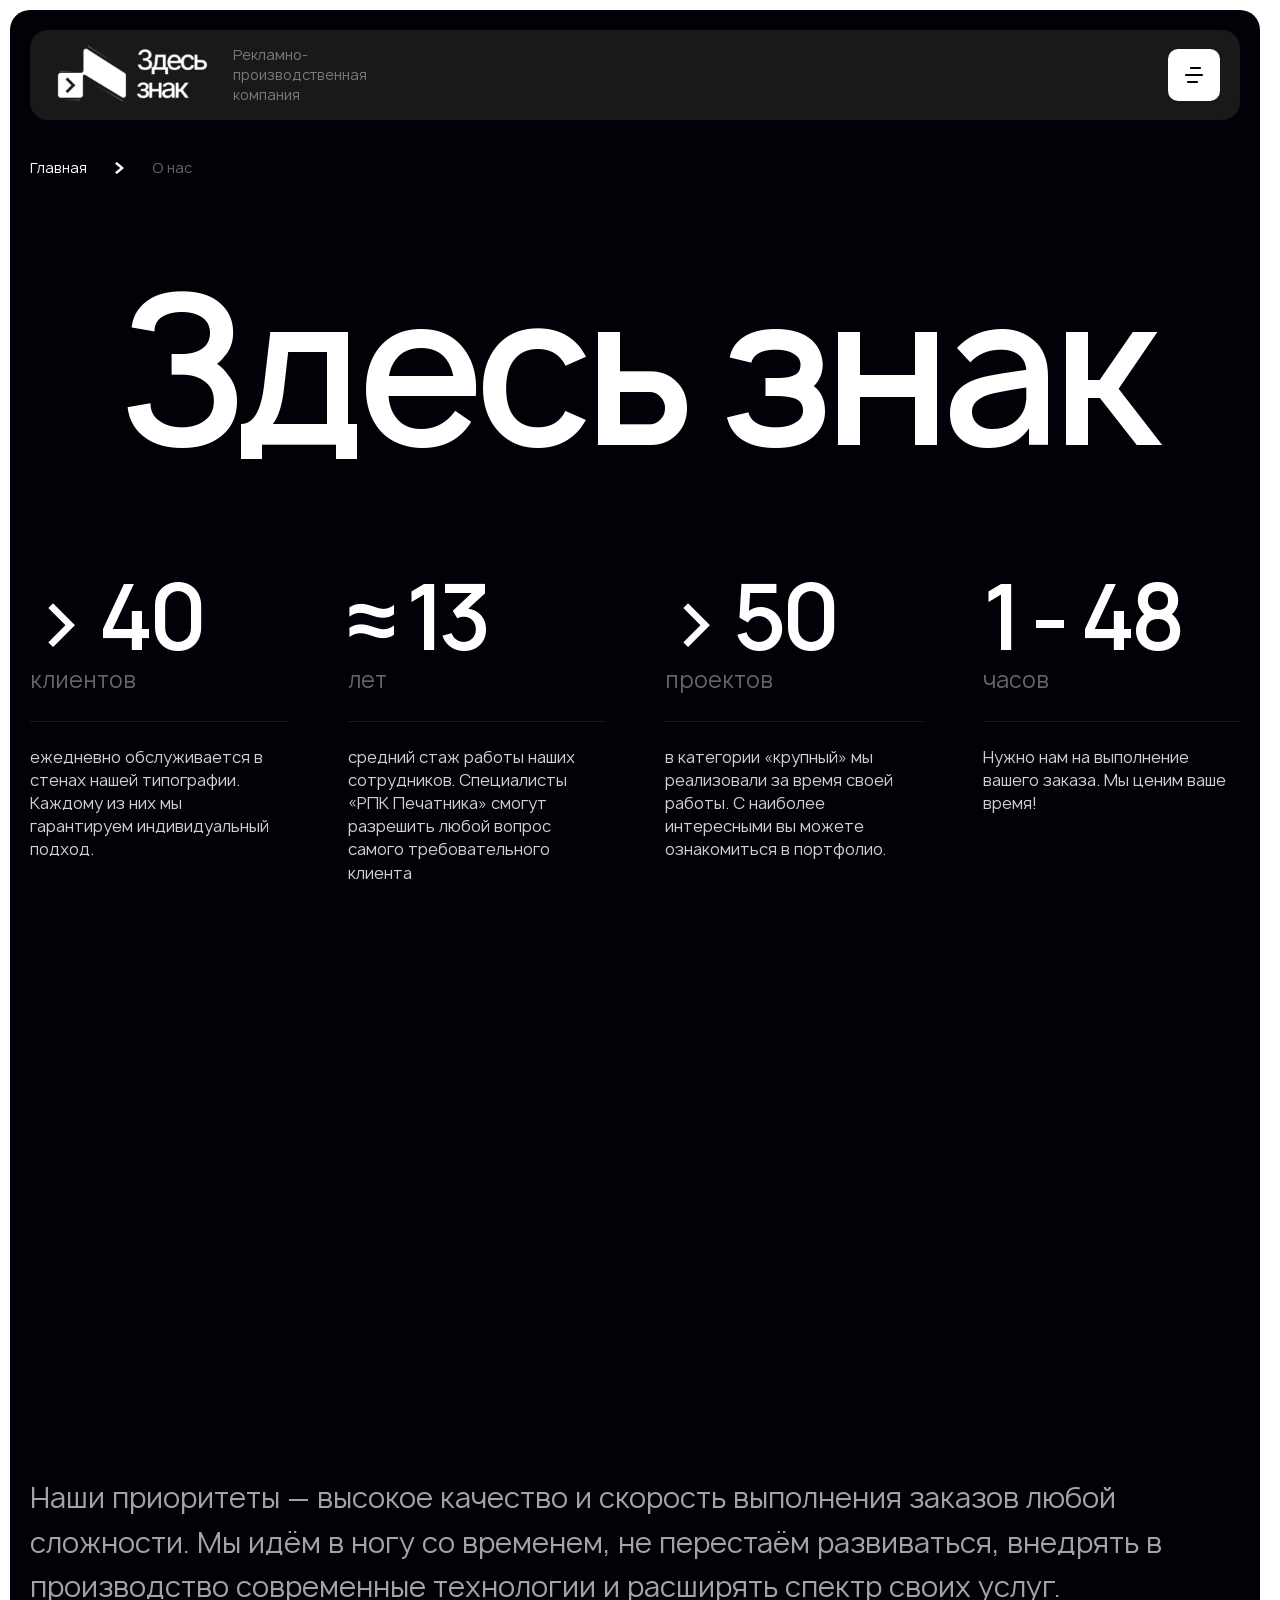
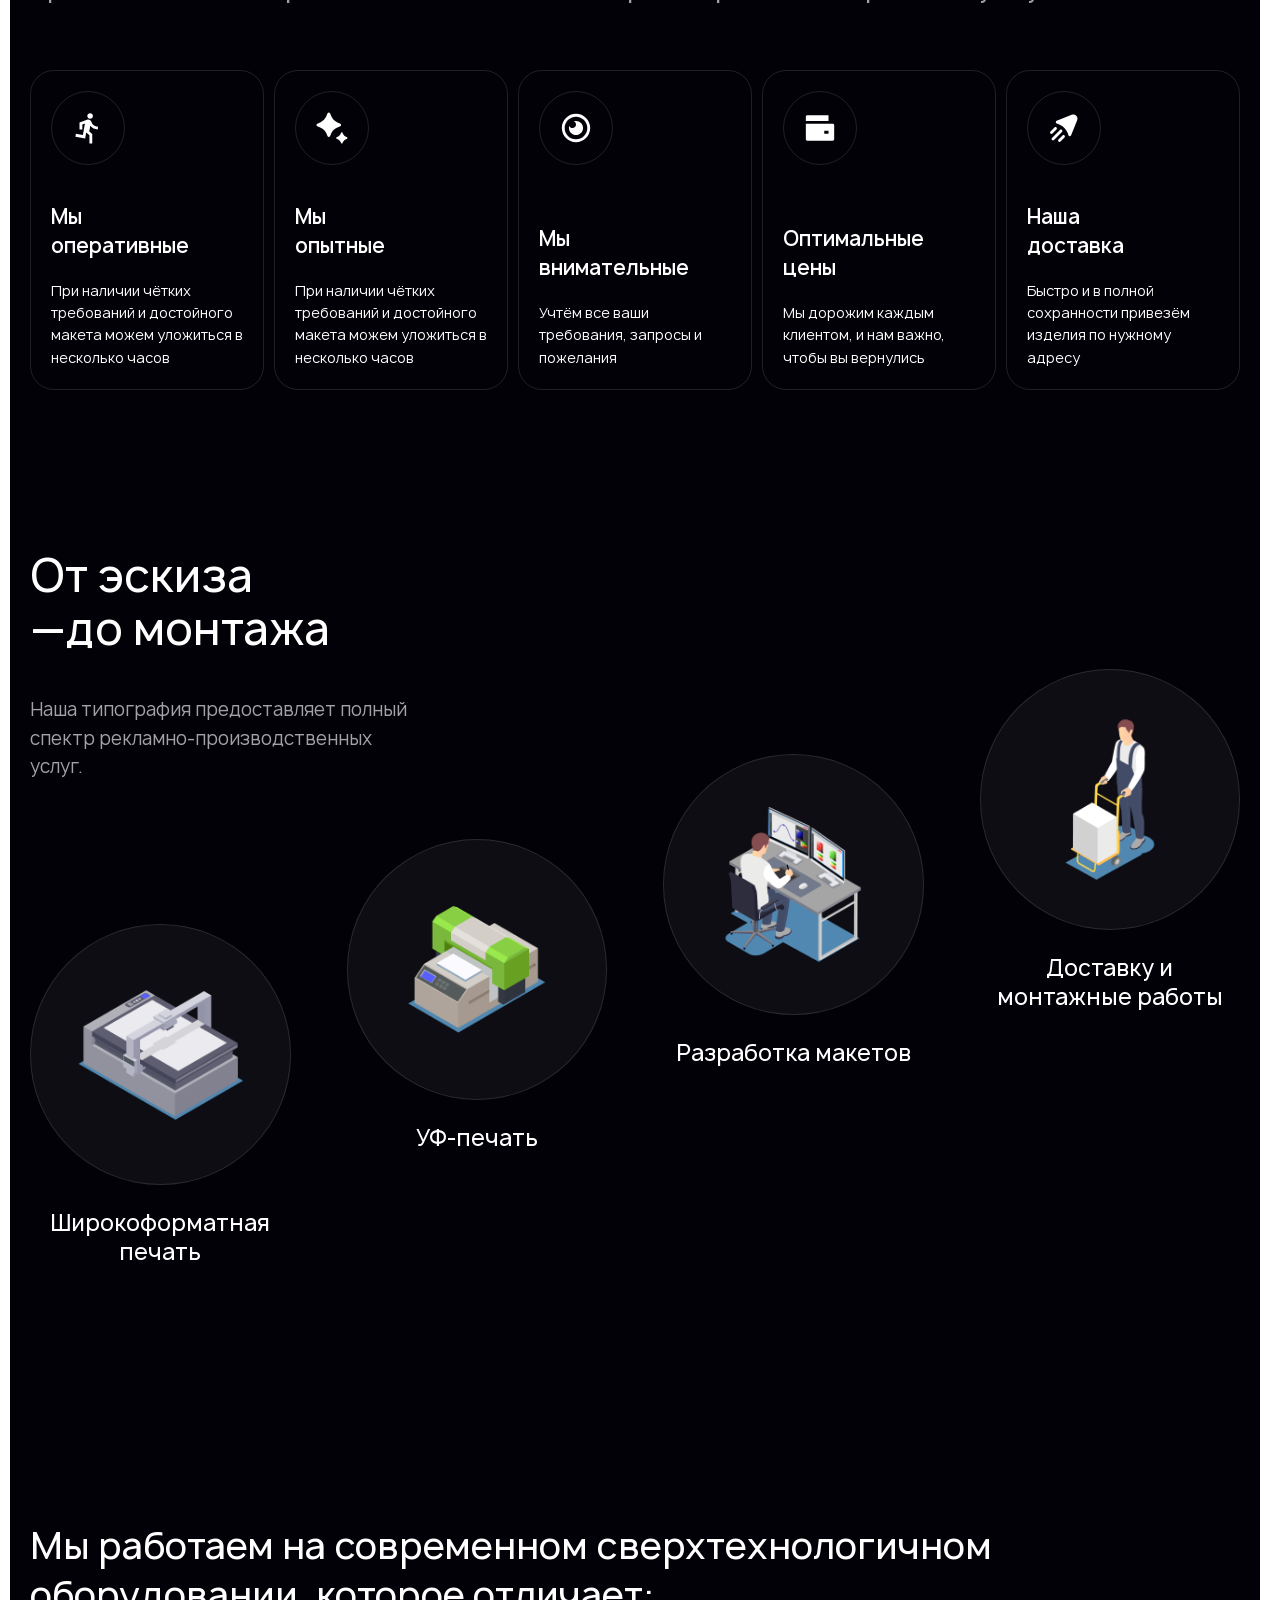
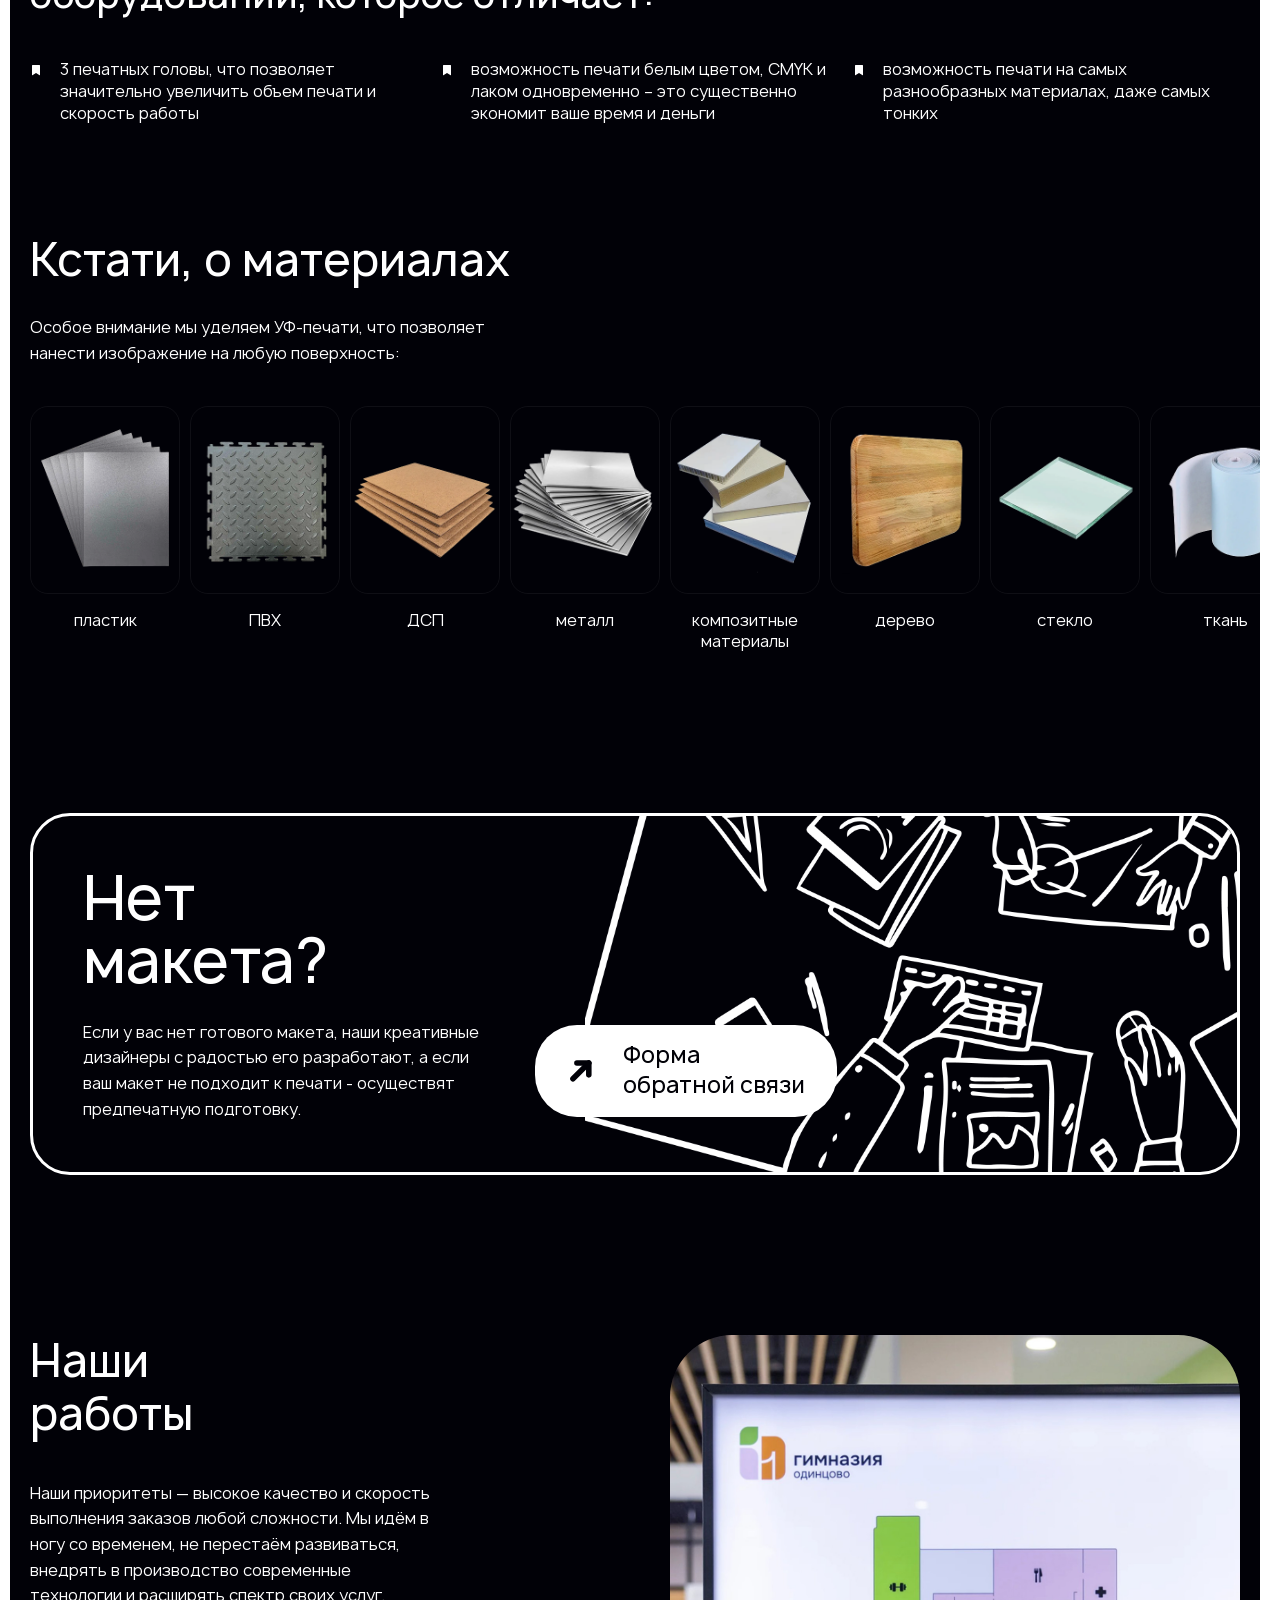
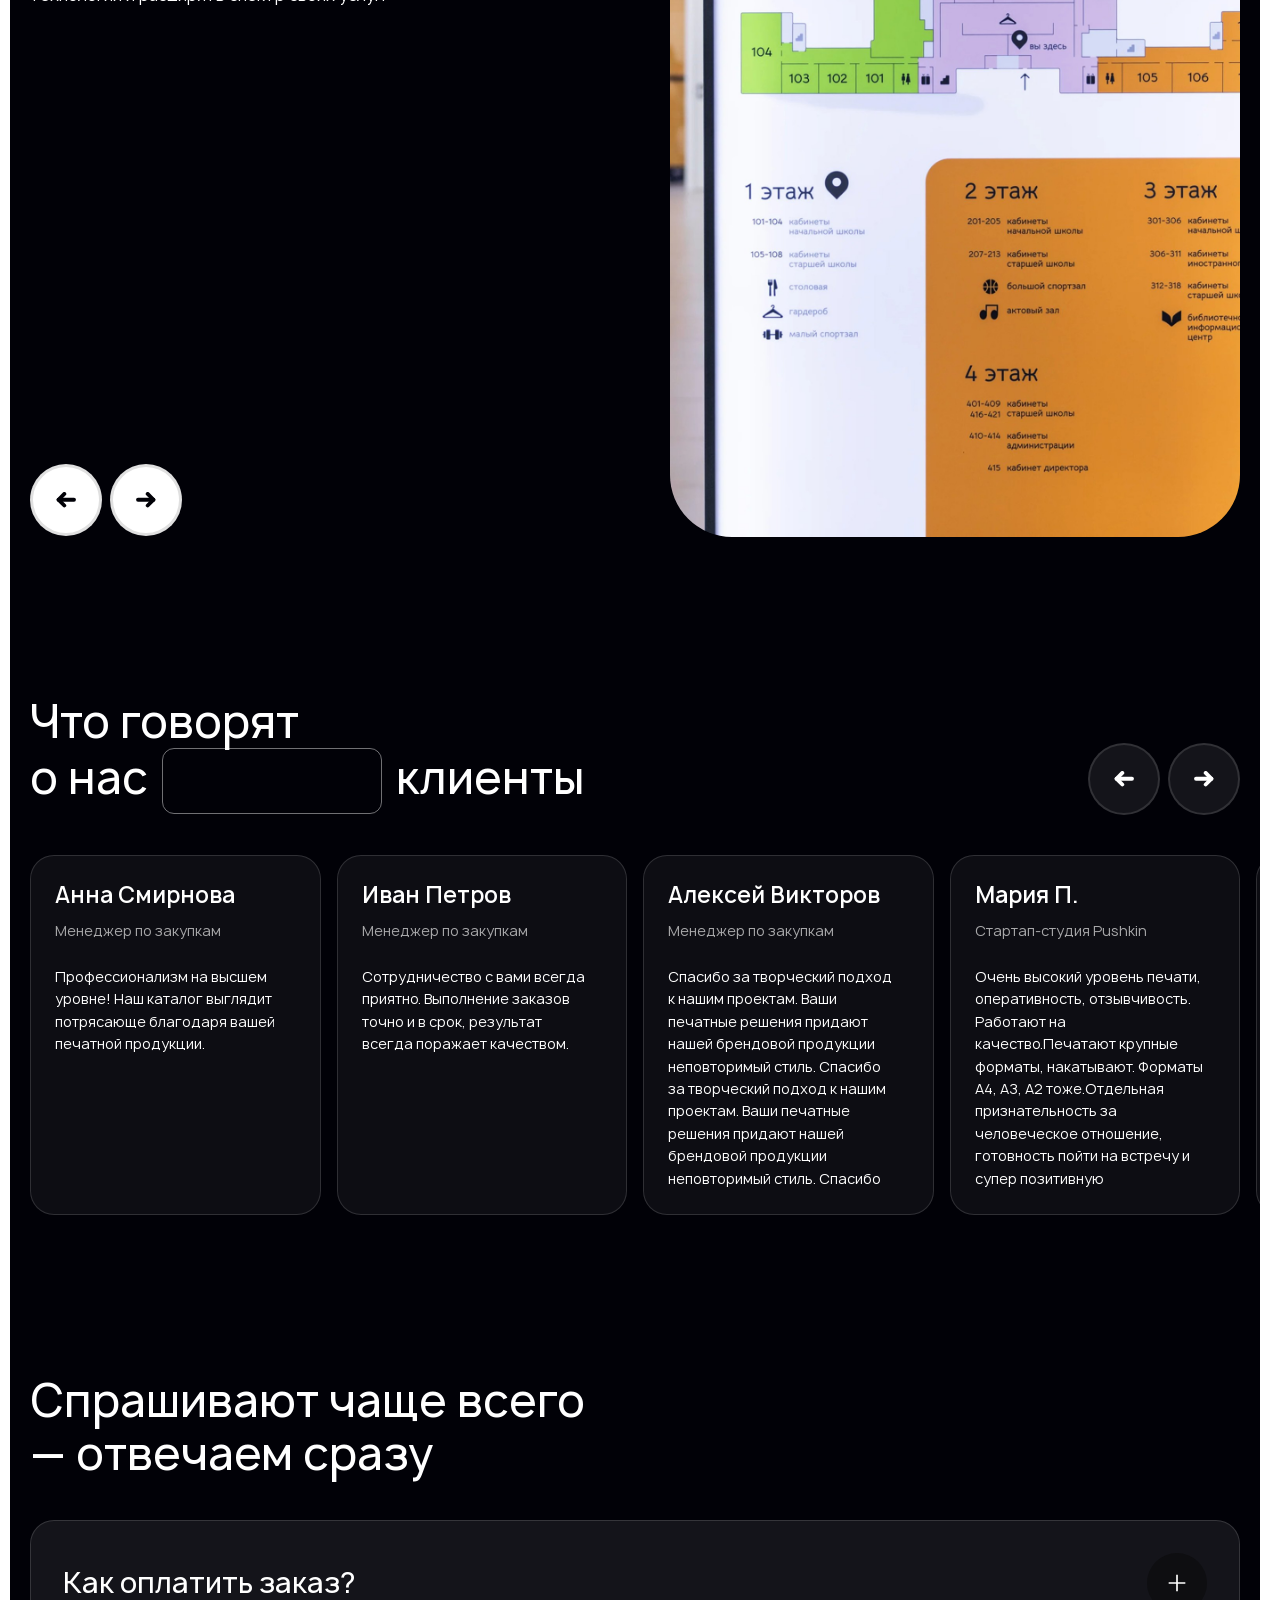
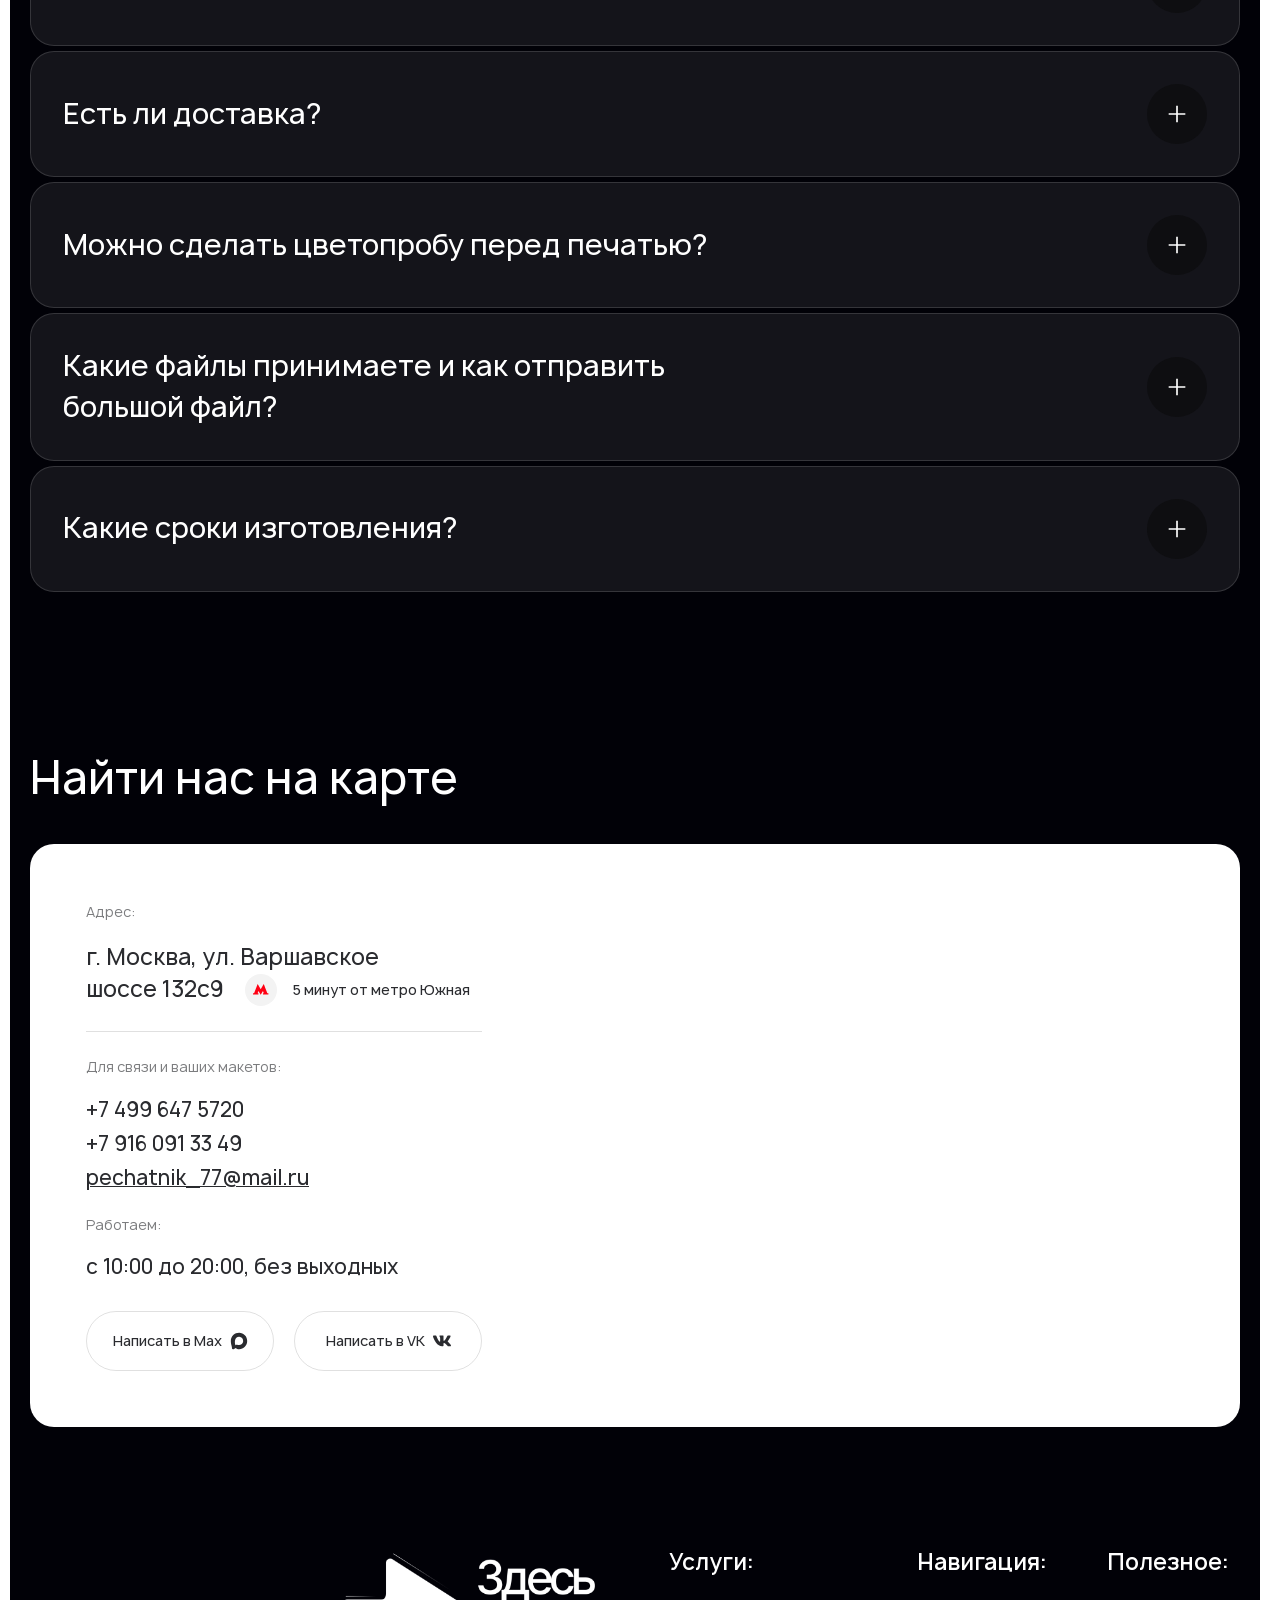
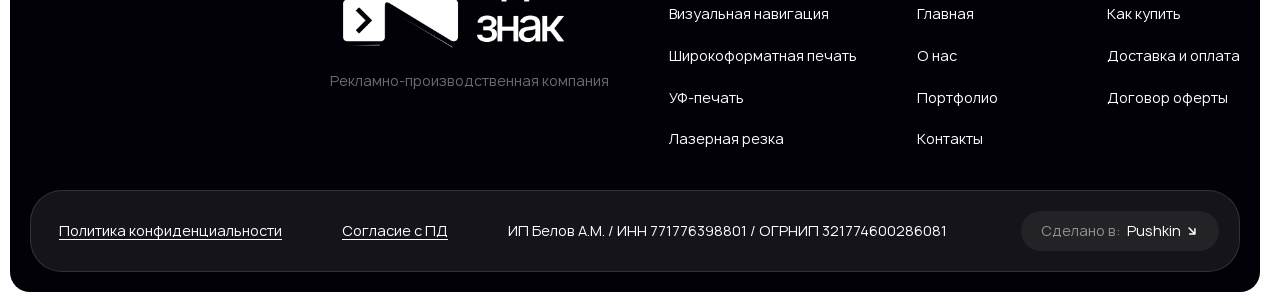
<file: about.html>
<!DOCTYPE html>
<html lang="ru">
	<head>
		<meta http-equiv="Content-Type" content="text/html; charset=utf-8">

		<!-- Adapting the page for mobile devices -->
		<meta name="viewport" content="width=device-width, initial-scale=1, maximum-scale=1">

		<!-- Prohibition of phone number recognition -->
		<meta name="format-detection" content="telephone=no">
		<meta name="SKYPE_TOOLBAR" content ="SKYPE_TOOLBAR_PARSER_COMPATIBLE">

		<!-- Page title -->
		<title>Заголовок страницы</title>

		<!-- Meta description -->
		<meta name="description" content="">

		<!-- Meta Keywords -->
		<meta name="keywords" content="">

		<!-- Changing the color of the mobile browser panel -->
		<meta name="msapplication-TileColor" content="#010107">
		<meta name="theme-color" content="#010107">

		<!-- Connecting style files -->
		<link rel="stylesheet" href="css/reset.css">
		<link rel="stylesheet" href="css/swiper-bundle.min.css">
		<link rel="stylesheet" href="css/swiper.css">
		<link rel="stylesheet" href="css/fancybox.css">
		<link rel="stylesheet" href="css/styles.css">
		<link rel="stylesheet" href="css/fonts.css">

		<link rel="stylesheet" href="css/response_1899.css" media="print, (max-width: 1899px)">
		<link rel="stylesheet" href="css/response_1439.css" media="print, (max-width: 1439px)">
		<link rel="stylesheet" href="css/response_1279.css" media="print, (max-width: 1279px)">
		<link rel="stylesheet" href="css/response_1023.css" media="print, (max-width: 1023px)">
		<link rel="stylesheet" href="css/response_767.css" media="print, (max-width: 767px)">
	</head>

	<body>
		<div class="wrap">
			<div class="main">
				<section class="bg_dark_wrap">
					<div class="bg clip">
						<header class="dark">
							<div class="cont l_w">
								<div class="data">
									<a href="/" class="logo">
										<img src="images/logo.svg" alt="">

										<div class="name">Рекламно-<br>производственная<br> компания</div>
									</a>

									<button class="catalog_btn" popovertarget="catalog_modal">
										<svg class="icon"><use xlink:href="images/sprite.svg#ic_catalog"></use></svg>

										<svg class="icon"><use xlink:href="images/sprite.svg#ic_close"></use></svg>

										<span>Что печатаем</span>
									</button>

									<div class="catalog_modal" id="catalog_modal" popover>
										<div class="grid_row">
											<a href="/" class="item">
												<picture class="icon">
													<img src="images/ic_directions1.png" alt="" loading="lazy">
												</picture>

												<div class="name">Визуальная навигация</div>

												<div class="desc">
													<ul>
														<li>Навигация для ЖК</li>

														<li>Навигация для детского сада</li>

														<li>Навигация для детского сада</li>
													</ul>

													<p>+ 24 назначения ...</p>
												</div>

												<div class="arr">
													<svg><use xlink:href="images/sprite.svg#ic_arr_hor"></use></svg>
												</div>
											</a>

											<a href="/" class="item">
												<picture class="icon">
													<img src="images/ic_directions1.png" alt="" loading="lazy">
												</picture>

												<div class="name">Визуальная навигация</div>

												<div class="desc">
													<ul>
														<li>Навигация для ЖК</li>

														<li>Навигация для детского сада</li>

														<li>Навигация для детского сада</li>
													</ul>

													<p>+ 24 назначения ...</p>
												</div>

												<div class="arr">
													<svg><use xlink:href="images/sprite.svg#ic_arr_hor"></use></svg>
												</div>
											</a>

											<a href="/" class="item">
												<picture class="icon">
													<img src="images/ic_directions1.png" alt="" loading="lazy">
												</picture>

												<div class="name">Визуальная навигация</div>

												<div class="desc">
													<ul>
														<li>Навигация для ЖК</li>

														<li>Навигация для детского сада</li>

														<li>Навигация для детского сада</li>
													</ul>

													<p>+ 24 назначения ...</p>
												</div>

												<div class="arr">
													<svg><use xlink:href="images/sprite.svg#ic_arr_hor"></use></svg>
												</div>
											</a>

											<a href="/" class="item">
												<picture class="icon">
													<img src="images/ic_directions1.png" alt="" loading="lazy">
												</picture>

												<div class="name">Визуальная навигация</div>

												<div class="desc">
													<ul>
														<li>Навигация для ЖК</li>

														<li>Навигация для детского сада</li>

														<li>Навигация для детского сада</li>
													</ul>

													<p>+ 24 назначения ...</p>
												</div>

												<div class="arr">
													<svg><use xlink:href="images/sprite.svg#ic_arr_hor"></use></svg>
												</div>
											</a>
										</div>
									</div>

									<nav class="menu">
										<div class="item">
											<a href="/">Главная</a>
										</div>

										<div class="item">
											<a href="/">О нас</a>
										</div>

										<div class="item">
											<a href="/">Портфолио</a>
										</div>

										<div class="item">
											<a href="/">Контакты</a>
										</div>
									</nav>

									<div class="contacts">
										<div>
											<div class="work_time">Работаем: с 10:00 до 20:00, без выходных</div>

											<div class="address">г. Москва, ул. Варшавское шоссе 132с9</div>
										</div>

										<div>
											<div class="label">Для связи:</div>

											<div class="val">
												<div class="phone">
													<a href="tel:+7 499 647 5720">+7 499 647 5720</a>
												</div>

												<div class="messengers">
													<a href="/" target="_blank" rel="noopener nofollow">
														<svg class="icon"><use xlink:href="images/sprite.svg#ic_vk"></use></svg>
													</a>

													<a href="/" target="_blank" rel="noopener nofollow">
														<svg class="icon"><use xlink:href="images/sprite.svg#ic_max"></use></svg>
													</a>
												</div>
											</div>
										</div>
									</div>

									<button class="feedback_btn">Форма для связи</button>

									<button class="mob_menu_btn" popovertarget="mob_menu_modal">
										<svg class="icon"><use xlink:href="images/sprite.svg#ic_catalog"></use></svg>

										<svg class="icon"><use xlink:href="images/sprite.svg#ic_close"></use></svg>
									</button>
								</div>
							</div>
						</header>


						<section class="mob_menu_modal" id="mob_menu_modal" popover>
							<div class="data">
								<div class="menu">
									<div>
										<a href="/" class="sub_link">
											<span>Что печатаем</span>

											<svg class="icon"><use xlink:href="images/sprite.svg#ic_arr_hor"></use></svg>
										</a>

										<div class="sub">
											<button class="back_btn">
												<svg class="icon"><use xlink:href="images/sprite.svg#ic_arr_hor"></use></svg>

												<span>Что печатаем</span>
											</button>

											<div class="items">
												<div><a href="/">Визуальная навигация</a></div>

												<div><a href="/">Широкоформатная печать</a></div>

												<div><a href="/">УФ-печать</a></div>

												<div><a href="/">Лазерная резка</a></div>
											</div>
										</div>
									</div>

									<div><a href="/">
										<span>Главная</span>
									</a></div>

									<div><a href="/">
										<span>О нас</span>
									</a></div>

									<div><a href="/">
										<span>Портфолио</span>
									</a></div>

									<div><a href="/">
										<span>Контакты</span>
									</a></div>
								</div>

								<div class="contacts">
									<div>
										<div class="work_time">Работаем: с 10:00 до 20:00, без выходных</div>

										<div class="address">г. Москва, ул. Варшавское шоссе 132с9</div>
									</div>

									<div>
										<div class="label">Для связи:</div>

										<div class="val">
											<div class="phone">
												<a href="tel:+7 499 647 5720">+7 499 647 5720</a>
											</div>

											<div class="messengers">
												<a href="/" target="_blank" rel="noopener nofollow">
													<svg class="icon"><use xlink:href="images/sprite.svg#ic_vk"></use></svg>
												</a>

												<a href="/" target="_blank" rel="noopener nofollow">
													<svg class="icon"><use xlink:href="images/sprite.svg#ic_max"></use></svg>
												</a>
											</div>
										</div>
									</div>
								</div>

								<button class="feedback_btn">Форма для связи</button>
							</div>
						</section>


						<section class="page_head light s_m">
							<div class="cont l_w">
								<div class="breadcrumbs">
									<a href="/">Главная</a>

									<svg class="sep"><use xlink:href="images/sprite.svg#ic_bread_sep"></use></svg>

									<span class="current">О нас</span>
								</div>
							</div>
						</section>


						<section class="about_page_head">
							<div class="cont l_w">
								<h1 class="title">Здесь знак</h1>

								<div class="stats">
									<div class="grid_row">
										<div class="item">
											<div class="val">> 40</div>

											<div class="exp">клиентов</div>

											<div class="desc">ежедневно обслуживается в стенах нашей типографии. Каждому из них мы гарантируем индивидуальный подход.</div>
										</div>

										<div class="item">
											<div class="val">≈ 13</div>

											<div class="exp">лет</div>

											<div class="desc">средний стаж работы наших сотрудников. Специалисты «РПК Печатника» смогут разрешить любой вопрос самого требовательного клиента</div>
										</div>

										<div class="item">
											<div class="val">> 50</div>

											<div class="exp">проектов</div>

											<div class="desc">в категории «крупный» мы реализовали за время своей работы. С наиболее интересными вы можете ознакомиться в портфолио.</div>
										</div>

										<div class="item">
											<div class="val">1 - 48</div>

											<div class="exp">часов</div>

											<div class="desc">Нужно нам на выполнение вашего заказа. Мы ценим ваше время!</div>
										</div>
									</div>
								</div>

								<div class="video">
									<video loop muted autoplay class="cover">
										<source src="./about_video.mp4" type="video/mp4">
									</video>
								</div>
							</div>

							<div class="cont">
								<div class="text">Наши приоритеты — высокое качество и скорость выполнения заказов любой сложности. Мы идём в ногу со временем, не перестаём развиваться, внедрять в производство современные технологии и расширять спектр своих услуг.</div>
							</div>
						</section>


						<section class="advantages block">
							<div class="cont">
								<div class="grid_row">
									<div class="item">
										<picture class="icon">
											<img src="images/ic_advantages1_white.svg" alt="" loading="lazy">
										</picture>

										<div class="name">Мы<br> оперативные</div>

										<div class="desc">При наличии чётких требований и достойного макета можем уложиться в несколько часов</div>
									</div>

									<div class="item">
										<picture class="icon">
											<img src="images/ic_advantages2_white.svg" alt="" loading="lazy">
										</picture>

										<div class="name">Мы<br> опытные</div>

										<div class="desc">При наличии чётких требований и достойного макета можем уложиться в несколько часов</div>
									</div>

									<div class="item">
										<picture class="icon">
											<img src="images/ic_advantages3_white.svg" alt="" loading="lazy">
										</picture>

										<div class="name">Мы<br> внимательные</div>

										<div class="desc">Учтём все ваши требования, запросы и пожелания</div>
									</div>

									<div class="item">
										<picture class="icon">
											<img src="images/ic_advantages4_white.svg" alt="" loading="lazy">
										</picture>

										<div class="name">Оптимальные<br> цены</div>

										<div class="desc">Мы дорожим каждым клиентом, и нам важно, чтобы вы вернулись</div>
									</div>

									<div class="item">
										<picture class="icon">
											<img src="images/ic_advantages5_white.svg" alt="" loading="lazy">
										</picture>

										<div class="name">Наша<br> доставка</div>

										<div class="desc">Быстро и в полной сохранности привезём изделия по нужному адресу</div>
									</div>
								</div>
							</div>
						</section>


						<section class="path block">
							<div class="cont">
								<div class="block_head">
									<div class="title">От эскиза<br> —до монтажа</div>

									<div class="desc">Наша типография предоставляет полный спектр рекламно-производственных услуг.</div>
								</div>

								<div class="grid_row">
									<div class="item">
										<picture class="icon">
											<img src="images/ic_path1.png" alt="" loading="lazy">
										</picture>

										<div>Широкоформатная печать</div>
									</div>

									<div class="item">
										<picture class="icon">
											<img src="images/ic_path2.png" alt="" loading="lazy">
										</picture>

										<div>УФ-печать</div>
									</div>

									<div class="item">
										<picture class="icon">
											<img src="images/ic_path3.png" alt="" loading="lazy">
										</picture>

										<div>Разработка макетов</div>
									</div>

									<div class="item">
										<picture class="icon">
											<img src="images/ic_path4.png" alt="" loading="lazy">
										</picture>

										<div>Доставку и монтажные работы</div>
									</div>
								</div>
							</div>
						</section>


						<section class="materials block">
							<div class="cont">
								<div class="info">
									<div class="title">Мы работаем на современном сверхтехнологичном оборудовании, которое отличает:</div>

									<div class="items grid_row">
										<div>3 печатных головы, что позволяет значительно увеличить объем печати и скорость работы</div>

										<div>возможность печати белым цветом, СMYK и лаком одновременно – это существенно экономит ваше время и деньги</div>

										<div>возможность печати на самых разнообразных материалах, даже самых тонких</div>
									</div>
								</div>

								<div class="block_head">
									<div class="title">Кстати, о материалах</div>

									<div class="desc">Особое внимание мы уделяем УФ-печати, что позволяет нанести изображение на любую поверхность:</div>
								</div>
							</div>

							<div class="cont l_w">
								<div class="swiper">
									<div class="swiper-wrapper">
										<div class="swiper-slide">
											<div class="item">
												<picture class="thumb">
													<img src="images/tmp/materials_thumb1.png" alt="" loading="lazy">
												</picture>

												<div>пластик</div>
											</div>
										</div>

										<div class="swiper-slide">
											<div class="item">
												<picture class="thumb">
													<img src="images/tmp/materials_thumb2.png" alt="" loading="lazy">
												</picture>

												<div>ПВХ</div>
											</div>
										</div>

										<div class="swiper-slide">
											<div class="item">
												<picture class="thumb">
													<img src="images/tmp/materials_thumb3.png" alt="" loading="lazy">
												</picture>

												<div>ДСП</div>
											</div>
										</div>

										<div class="swiper-slide">
											<div class="item">
												<picture class="thumb">
													<img src="images/tmp/materials_thumb4.png" alt="" loading="lazy">
												</picture>

												<div>металл</div>
											</div>
										</div>

										<div class="swiper-slide">
											<div class="item">
												<picture class="thumb">
													<img src="images/tmp/materials_thumb5.png" alt="" loading="lazy">
												</picture>

												<div>композитные материалы</div>
											</div>
										</div>

										<div class="swiper-slide">
											<div class="item">
												<picture class="thumb">
													<img src="images/tmp/materials_thumb6.png" alt="" loading="lazy">
												</picture>

												<div>дерево</div>
											</div>
										</div>

										<div class="swiper-slide">
											<div class="item">
												<picture class="thumb">
													<img src="images/tmp/materials_thumb7.png" alt="" loading="lazy">
												</picture>

												<div>стекло</div>
											</div>
										</div>

										<div class="swiper-slide">
											<div class="item">
												<picture class="thumb">
													<img src="images/tmp/materials_thumb8.png" alt="" loading="lazy">
												</picture>

												<div>ткань</div>
											</div>
										</div>

										<div class="swiper-slide">
											<div class="item">
												<picture class="thumb">
													<img src="images/tmp/materials_thumb9.png" alt="" loading="lazy">
												</picture>

												<div>готовые сувениры</div>
											</div>
										</div>

										<div class="swiper-slide">
											<div class="item">
												<picture class="thumb">
													<img src="images/tmp/materials_thumb10.png" alt="" loading="lazy">
												</picture>

												<div>посуду</div>
											</div>
										</div>

										<div class="swiper-slide">
											<div class="item">
												<picture class="thumb">
													<img src="images/tmp/materials_thumb11.png" alt="" loading="lazy">
												</picture>

												<div>и многое<br> другое</div>
											</div>
										</div>
									</div>
								</div>
							</div>
						</section>


						<section class="no_layout block">
							<div class="cont l_w">
								<div class="data">
									<div class="title">Нет<br> макета?</div>

									<div class="desc">Если у вас нет готового макета, наши креативные дизайнеры с радостью его разработают, а если ваш макет не подходит к печати - осуществят предпечатную подготовку.</div>

									<button class="btn">
										<svg class="icon"><use xlink:href="images/sprite.svg#ic_arrow_diagonal"></use></svg>

										<span>Форма<br> обратной связи</span>
									</button>

									<picture class="bg">
										<source srcset="images/bg_no_layout_white_mob.png" media="(max-width: 1023px)">

										<img src="images/bg_no_layout_white.png" alt="" loading="lazy">
									</picture>
								</div>
							</div>
						</section>


						<section class="cases block">
							<div class="cont">
								<div class="block_head">
									<div class="title">Наши<br> работы</div>

									<div class="desc">Наши приоритеты — высокое качество и скорость выполнения заказов любой сложности. Мы идём в ногу со временем, не перестаём развиваться, внедрять в производство современные технологии и расширять спектр своих услуг.</div>
								</div>

								<div class="slider">
									<div class="swiper">
										<div class="swiper-wrapper">
											<div class="swiper-slide">
												<a href="/" class="item">
													<picture class="thumb">
														<img src="images/tmp/case_thumb1.jpg" alt="" loading="lazy" class="cover">
													</picture>
												</a>
											</div>

											<div class="swiper-slide">
												<a href="/" class="item">
													<picture class="thumb">
														<img src="images/tmp/case_thumb2.jpg" alt="" loading="lazy" class="cover">
													</picture>
												</a>
											</div>

											<div class="swiper-slide">
												<a href="/" class="item">
													<picture class="thumb">
														<img src="images/tmp/case_thumb1.jpg" alt="" loading="lazy" class="cover">
													</picture>
												</a>
											</div>

											<div class="swiper-slide">
												<a href="/" class="item">
													<picture class="thumb">
														<img src="images/tmp/case_thumb2.jpg" alt="" loading="lazy" class="cover">
													</picture>
												</a>
											</div>

											<div class="swiper-slide">
												<a href="/" class="item">
													<picture class="thumb">
														<img src="images/tmp/case_thumb1.jpg" alt="" loading="lazy" class="cover">
													</picture>
												</a>
											</div>

											<div class="swiper-slide">
												<a href="/" class="item">
													<picture class="thumb">
														<img src="images/tmp/case_thumb2.jpg" alt="" loading="lazy" class="cover">
													</picture>
												</a>
											</div>
										</div>

										<div class="swiper-controls">
											<button class="swiper-button-prev">
												<svg class="icon"><use xlink:href="images/sprite.svg#ic_arrow_hor"></use></svg>
											</button>

											<button class="swiper-button-next">
												<svg class="icon"><use xlink:href="images/sprite.svg#ic_arrow_hor"></use></svg>
											</button>
										</div>
									</div>
								</div>
							</div>
						</section>


						<section class="reviews block">
							<div class="cont">
								<div class="block_head row">
									<div class="title">
										Что говорят<br> о нас

										<video loop muted autoplay class="cover">
											<source src="./main_video.mp4" type="video/mp4">
										</video>

										клиенты
									</div>

									<div class="swiper-controls">
										<button class="swiper-button-prev">
											<svg class="icon"><use xlink:href="images/sprite.svg#ic_arrow_hor"></use></svg>
										</button>

										<button class="swiper-button-next">
											<svg class="icon"><use xlink:href="images/sprite.svg#ic_arrow_hor"></use></svg>
										</button>
									</div>
								</div>
							</div>

							<div class="cont l_w">
								<div class="swiper">
									<div class="swiper-wrapper">
										<div class="swiper-slide">
											<div class="review">
												<div class="author">
													<div class="name">Анна Смирнова</div>

													<div class="post">Менеджер по закупкам</div>
												</div>

												<div class="text">Профессионализм на высшем уровне! Наш каталог выглядит потрясающе благодаря вашей печатной продукции.</div>
											</div>
										</div>

										<div class="swiper-slide">
											<div class="review">
												<div class="author">
													<div class="name">Иван Петров</div>

													<div class="post">Менеджер по закупкам</div>
												</div>

												<div class="text">Сотрудничество с вами всегда приятно. Выполнение заказов точно и в срок, результат всегда поражает качеством.</div>
											</div>
										</div>

										<div class="swiper-slide">
											<div class="review">
												<div class="author">
													<div class="name">Алексей Викторов</div>

													<div class="post">Менеджер по закупкам</div>
												</div>

												<div class="text">Спасибо за творческий подход к нашим проектам. Ваши печатные решения придают нашей брендовой продукции неповторимый стиль. Спасибо за творческий подход к нашим проектам. Ваши печатные решения придают нашей брендовой продукции неповторимый стиль. Спасибо за творческий подход к нашим проектам. Ваши печатные решения придают нашей брендовой продукции неповторимый стиль. Спасибо за творческий подход к нашим проектам. Ваши печатные решения придают нашей брендовой продукции неповторимый стиль.</div>
											</div>
										</div>

										<div class="swiper-slide">
											<div class="review">
												<div class="author">
													<div class="name">Мария П.</div>

													<div class="post">Стартап-студия Pushkin</div>
												</div>

												<div class="text">Очень высокий уровень печати, оперативность, отзывчивость. Работают на качество.Печатают крупные форматы, накатывают. Форматы А4, АЗ, А2 тоже.Отдельная признательность за человеческое отношение, готовность пойти на встречу и супер позитивную атмосферу.Типография от людей людям ❤️</div>
											</div>
										</div>

										<div class="swiper-slide">
											<div class="review">
												<div class="author">
													<div class="name">Роман Полански</div>

													<div class="post">ООО “Горькая луна”</div>
												</div>

												<div class="text">Нужно было напечатать стикеры в очень сжатые сроки, сотрудники оперативно выполнили заказ. Качество печати на высоте. Невероятно приятный и отзывчивый персонал!</div>
											</div>
										</div>

										<div class="swiper-slide">
											<div class="review">
												<div class="author">
													<div class="name">Анна Смирнова</div>

													<div class="post">Менеджер по закупкам</div>
												</div>

												<div class="text">Профессионализм на высшем уровне! Наш каталог выглядит потрясающе благодаря вашей печатной продукции.</div>
											</div>
										</div>

										<div class="swiper-slide">
											<div class="review">
												<div class="author">
													<div class="name">Иван Петров</div>

													<div class="post">Менеджер по закупкам</div>
												</div>

												<div class="text">Сотрудничество с вами всегда приятно. Выполнение заказов точно и в срок, результат всегда поражает качеством.</div>
											</div>
										</div>

										<div class="swiper-slide">
											<div class="review">
												<div class="author">
													<div class="name">Алексей Викторов</div>

													<div class="post">Менеджер по закупкам</div>
												</div>

												<div class="text">Спасибо за творческий подход к нашим проектам. Ваши печатные решения придают нашей брендовой продукции неповторимый стиль. Спасибо за творческий подход к нашим проектам. Ваши печатные решения придают нашей брендовой продукции неповторимый стиль. Спасибо за творческий подход к нашим проектам. Ваши печатные решения придают нашей брендовой продукции неповторимый стиль. Спасибо за творческий подход к нашим проектам. Ваши печатные решения придают нашей брендовой продукции неповторимый стиль.</div>
											</div>
										</div>

										<div class="swiper-slide">
											<div class="review">
												<div class="author">
													<div class="name">Мария П.</div>

													<div class="post">Стартап-студия Pushkin</div>
												</div>

												<div class="text">Очень высокий уровень печати, оперативность, отзывчивость. Работают на качество.Печатают крупные форматы, накатывают. Форматы А4, АЗ, А2 тоже.Отдельная признательность за человеческое отношение, готовность пойти на встречу и супер позитивную атмосферу.Типография от людей людям ❤️</div>
											</div>
										</div>

										<div class="swiper-slide">
											<div class="review">
												<div class="author">
													<div class="name">Роман Полански</div>

													<div class="post">ООО “Горькая луна”</div>
												</div>

												<div class="text">Нужно было напечатать стикеры в очень сжатые сроки, сотрудники оперативно выполнили заказ. Качество печати на высоте. Невероятно приятный и отзывчивый персонал!</div>
											</div>
										</div>
									</div>
								</div>
							</div>
						</section>


						<section class="FAQ block">
							<div class="cont">
								<div class="block_head">
									<div class="title">Спрашивают чаще всего<br> — отвечаем сразу</div>
								</div>

								<div class="accordion">
									<div class="accordion_item">
										<div class="head">
											<div class="title">Как оплатить заказ?</div>

											<div class="icon">
												<svg><use xlink:href="images/sprite.svg#ic_plus"></use></svg>
											</div>
										</div>

										<div class="data">
											<div class="text_block">
												<p>Работаем с физлицами и юрлицами. Можно оплатить картой, по QR-коду или наличными. Нужна дистанционная оплата — выставим счёт или пришлём QR. Закрывающие документы подготовим, просто скажите при оформлении.</p>
											</div>
										</div>
									</div>

									<div class="accordion_item">
										<div class="head">
											<div class="title">Есть ли доставка?</div>

											<div class="icon">
												<svg><use xlink:href="images/sprite.svg#ic_plus"></use></svg>
											</div>
										</div>

										<div class="data">
											<div class="text_block">
												<p>Работаем с физлицами и юрлицами. Можно оплатить картой, по QR-коду или наличными. Нужна дистанционная оплата — выставим счёт или пришлём QR. Закрывающие документы подготовим, просто скажите при оформлении.</p>
											</div>
										</div>
									</div>

									<div class="accordion_item">
										<div class="head">
											<div class="title">Можно сделать цветопробу перед печатью?</div>

											<div class="icon">
												<svg><use xlink:href="images/sprite.svg#ic_plus"></use></svg>
											</div>
										</div>

										<div class="data">
											<div class="text_block">
												<p>Работаем с физлицами и юрлицами. Можно оплатить картой, по QR-коду или наличными. Нужна дистанционная оплата — выставим счёт или пришлём QR. Закрывающие документы подготовим, просто скажите при оформлении.</p>
											</div>
										</div>
									</div>

									<div class="accordion_item">
										<div class="head">
											<div class="title">Какие файлы принимаете и как отправить большой файл?</div>

											<div class="icon">
												<svg><use xlink:href="images/sprite.svg#ic_plus"></use></svg>
											</div>
										</div>

										<div class="data">
											<div class="text_block">
												<p>Работаем с физлицами и юрлицами. Можно оплатить картой, по QR-коду или наличными. Нужна дистанционная оплата — выставим счёт или пришлём QR. Закрывающие документы подготовим, просто скажите при оформлении.</p>
											</div>
										</div>
									</div>

									<div class="accordion_item">
										<div class="head">
											<div class="title">Какие сроки изготовления?</div>

											<div class="icon">
												<svg><use xlink:href="images/sprite.svg#ic_plus"></use></svg>
											</div>
										</div>

										<div class="data">
											<div class="text_block">
												<p>Работаем с физлицами и юрлицами. Можно оплатить картой, по QR-коду или наличными. Нужна дистанционная оплата — выставим счёт или пришлём QR. Закрывающие документы подготовим, просто скажите при оформлении.</p>
											</div>
										</div>
									</div>
								</div>
							</div>
						</section>


						<section class="footer_scroll">
							<section class="contacts_data">
								<div class="cont l_w">
									<div class="block_head">
										<div class="title">Найти нас на карте</div>
									</div>

									<div class="data">
										<div class="item">
											<div class="label">Адрес:</div>

											<div class="address">
												<span>г. Москва, ул. Варшавское<br> шоссе 132с9</span>

												<div class="metro_wrap">
													<div class="metro">
														<div class="icon">
															<svg><use xlink:href="images/sprite.svg#ic_metro"></use></svg>
														</div>

														<span>5 минут от метро Южная</span>
													</div>
												</div>
											</div>
										</div>

										<div class="divider"></div>

										<div class="item">
											<div class="label">Для связи и ваших макетов:</div>

											<div class="val">
												<div class="phone">
													<a href="tel:+7 499 647 5720">+7 499 647 5720</a>
												</div>

												<div class="phone">
													<a href="tel:+7 916 091 33 49">+7 916 091 33 49</a>
												</div>

												<div class="email">
													<a href="mailto:pechatnik_77@mail.ru">pechatnik_77@mail.ru</a>
												</div>
											</div>
										</div>

										<div class="item">
											<div class="label">Работаем:</div>

											<div class="val">
												<div class="work_time">с 10:00 до 20:00, без выходных</div>
											</div>
										</div>

										<div class="messengers">
											<a href="/" target="_blank" rel="noopener nofollow">
												<span>Написать в Max</span>

												<svg class="icon"><use xlink:href="images/sprite.svg#ic_max"></use></svg>
											</a>

											<a href="/" target="_blank" rel="noopener nofollow">
												<span>Написать в VK</span>

												<svg class="icon"><use xlink:href="images/sprite.svg#ic_vk"></use></svg>
											</a>
										</div>
									</div>
								</div>
							</section>


							<section class="footer_scroll_data">
								<section class="contacts_block">
									<div class="cont">
										<div class="block_head">
											<div class="title">Найти нас на карте</div>
										</div>
									</div>

									<div class="cont l_w">
										<div class="map">
											<script type="text/javascript" charset="utf-8" async src="https://api-maps.yandex.ru/services/constructor/1.0/js/?um=constructor%3A505041fcf521520a92480e22ef3f8f84c05cf899552812649a1798e04873deb2&amp;width=100%25&amp;height=100%25&amp;lang=en_FR&amp;scroll=false"></script>
										</div>
									</div>
								</section>


								<footer>
									<div class="cont l_w center">
										<div class="logo mob_center">
											<img src="images/logo.svg" alt="">

											<div>Рекламно-производственная компания</div>
										</div>

										<div class="menu">
											<div class="title">Услуги:</div>

											<div class="items">
												<div><a href="/">Визуальная навигация</a></div>

												<div><a href="/">Широкоформатная печать</a></div>

												<div><a href="/">УФ-печать</a></div>

												<div><a href="/">Лазерная резка</a></div>
											</div>
										</div>

										<div class="menu">
											<div class="title">Навигация:</div>

											<div class="items">
												<div><a href="/">Главная</a></div>

												<div><a href="/">О нас</a></div>

												<div><a href="/">Портфолио</a></div>

												<div><a href="/">Контакты</a></div>
											</div>
										</div>

										<div class="menu last">
											<div class="title">Полезное:</div>

											<div class="items">
												<div><a href="/">Как купить</a></div>

												<div><a href="/">Доставка и оплата</a></div>

												<div><a href="/">Договор оферты</a></div>
											</div>
										</div>

										<div class="bottom">
											<div class="links">
												<a href="/">Политика конфиденциальности</a>

												<a href="/">Согласие с ПД</a>
											</div>

											<div class="requisites">
												ИП Белов А.М. <span>/</span> ИНН 771776398801 <span>/</span> ОГРНИП 321774600286081
											</div>

											<div class="creator">
												<a href="/">Сделано в: <span>Pushkin</span> <svg class="icon"><use xlink:href="images/sprite.svg#ic_creator_arrow"></use></svg></a>
											</div>
										</div>
									</div>
								</footer>
							</div>
						</section>
					</div>
				</section>
			</div>
		</div>


		<!-- Connecting javascript files -->
		<script src="js/jquery-3.7.1.min.js"></script>
		<script src="js/functions.js"></script>
		<script src="js/swiper-bundle.min.js"></script>
		<script src="js/fancybox.js"></script>
		<script src="js/nice-select2.js"></script>
		<script src="js/scripts.js"></script>
	</body>
</html>
</file>
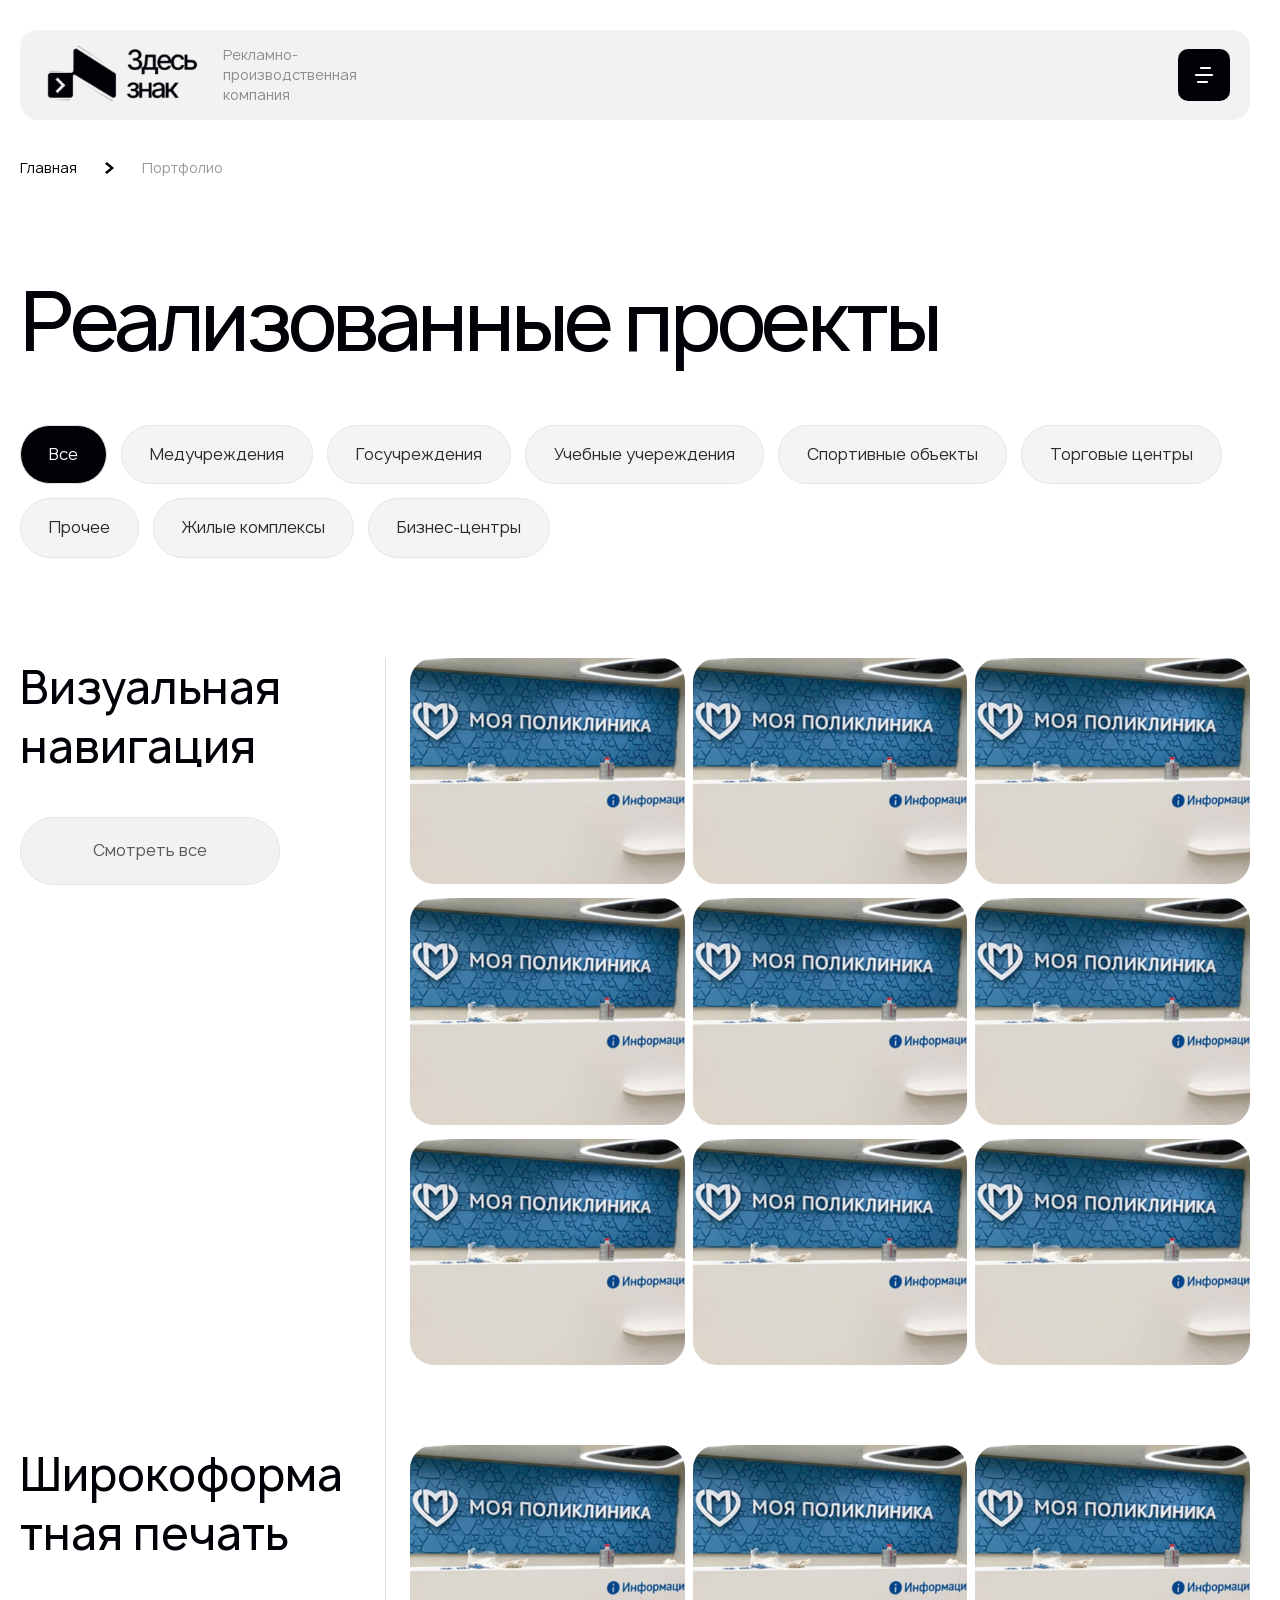
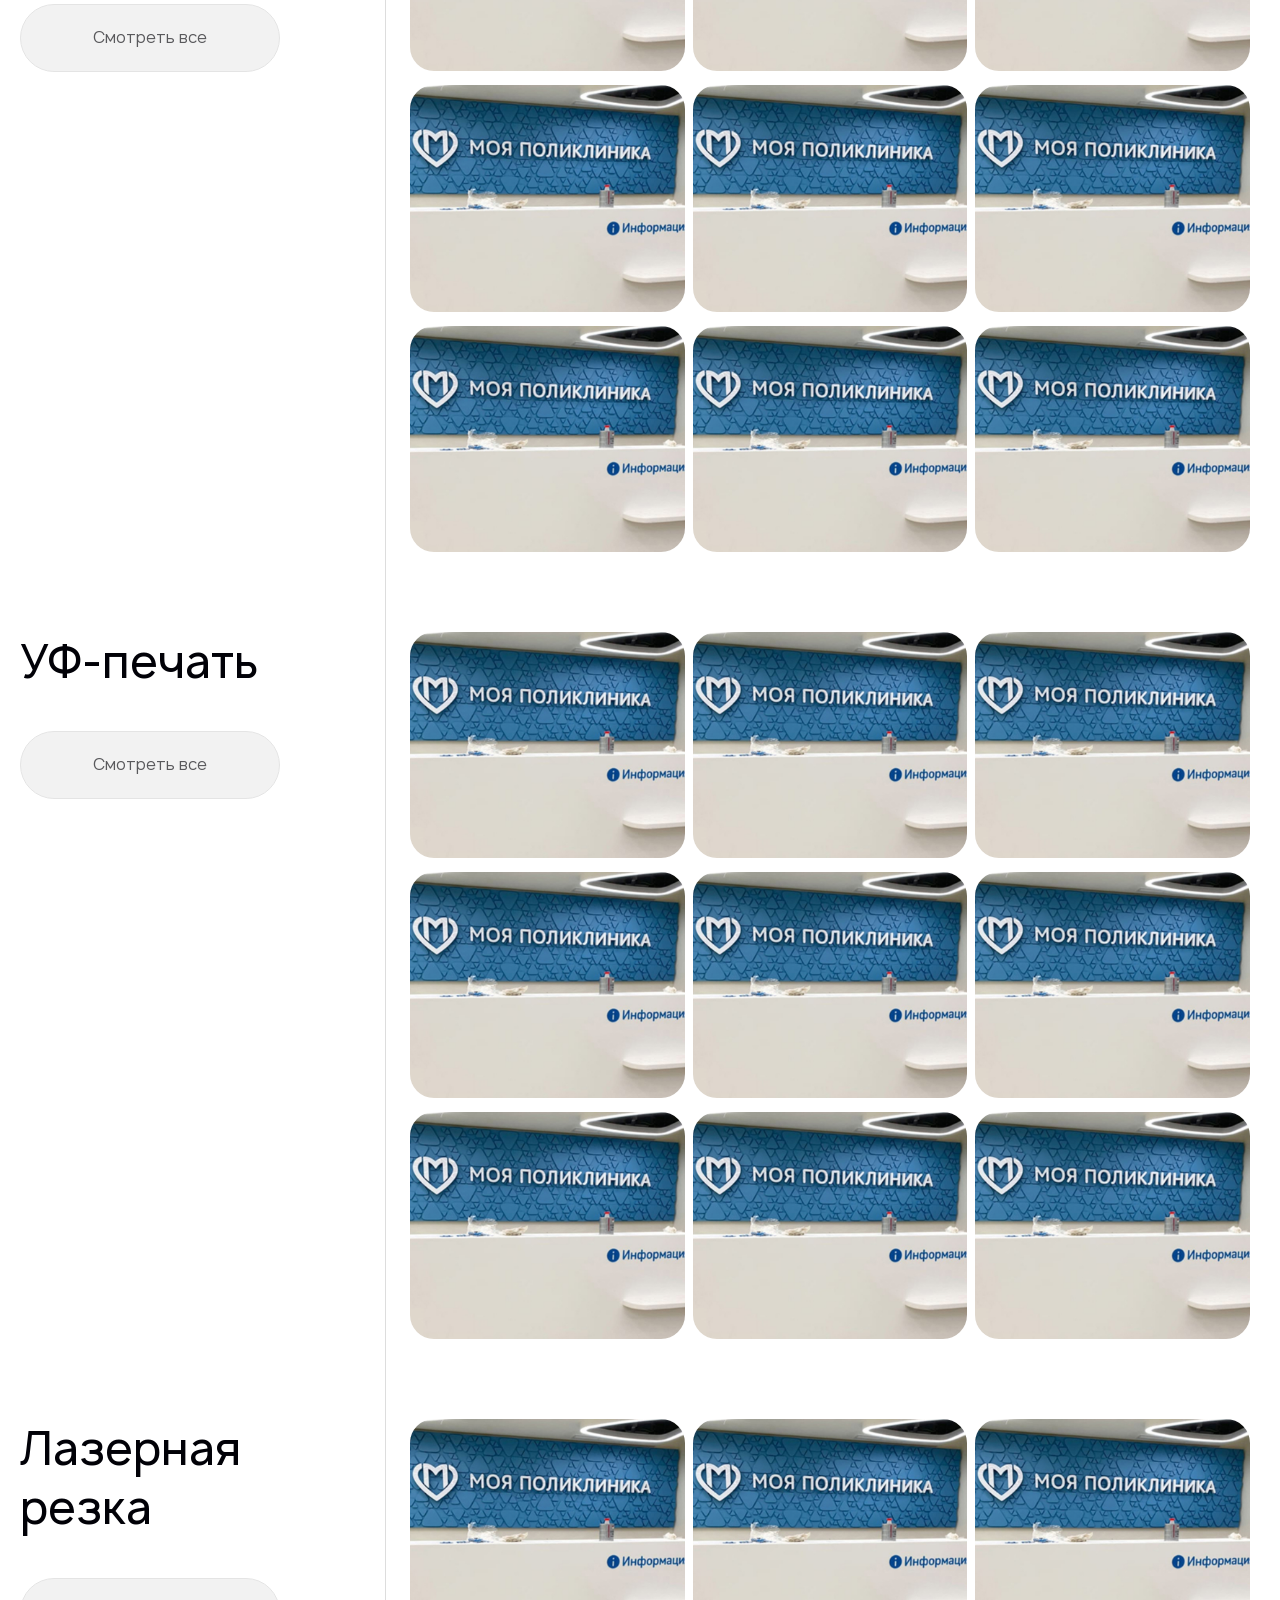
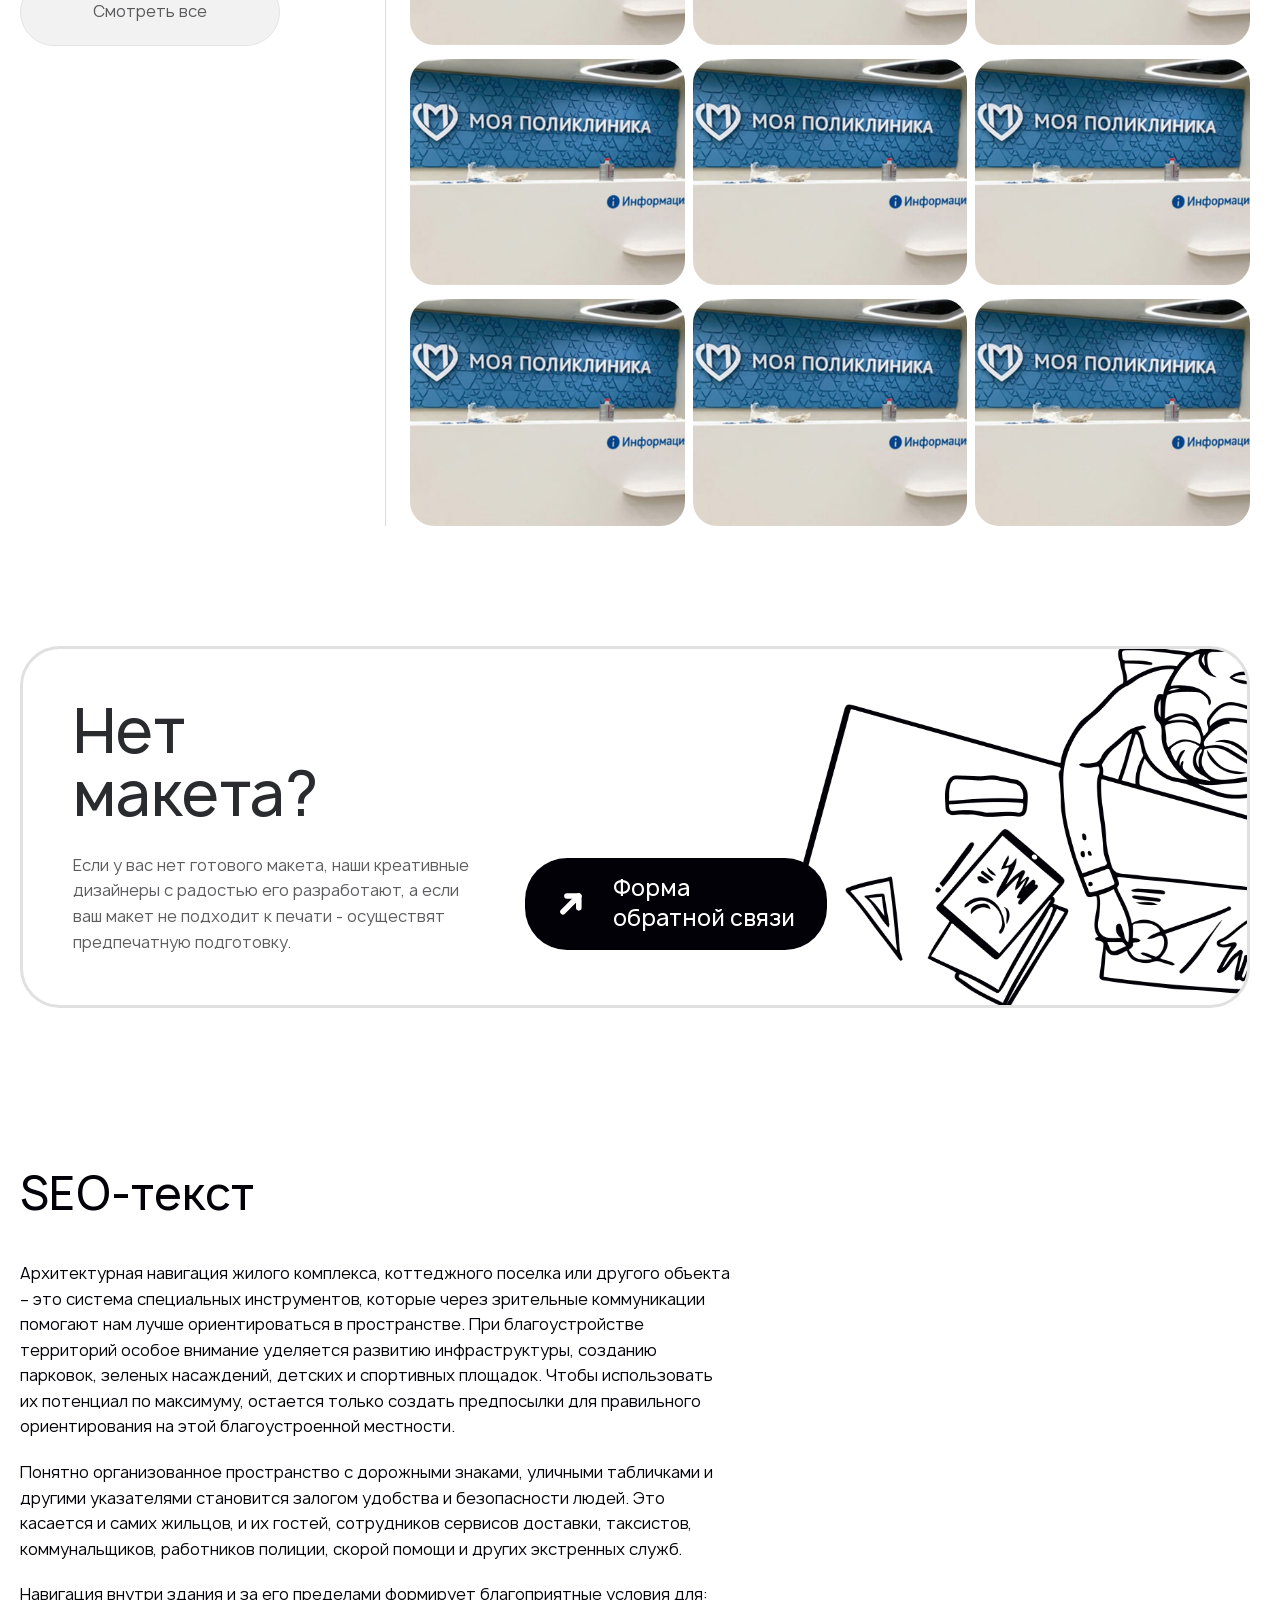
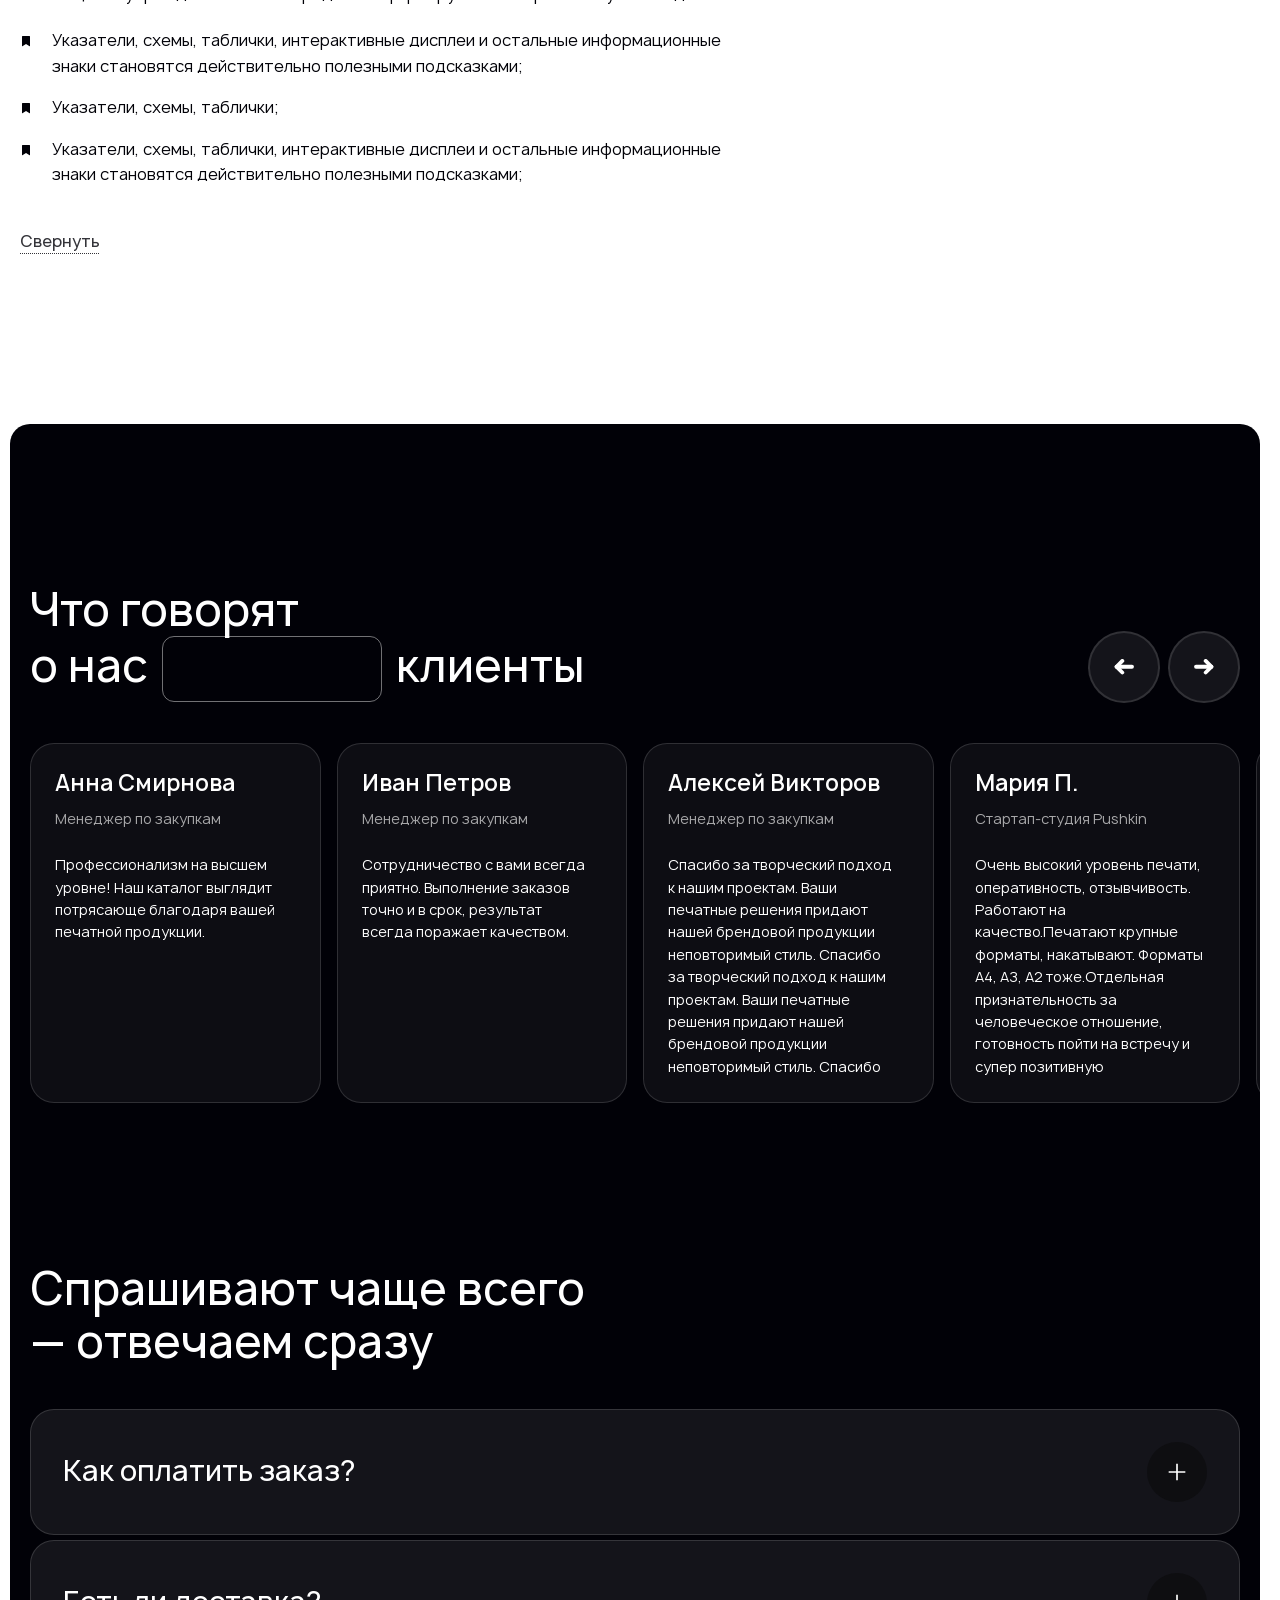
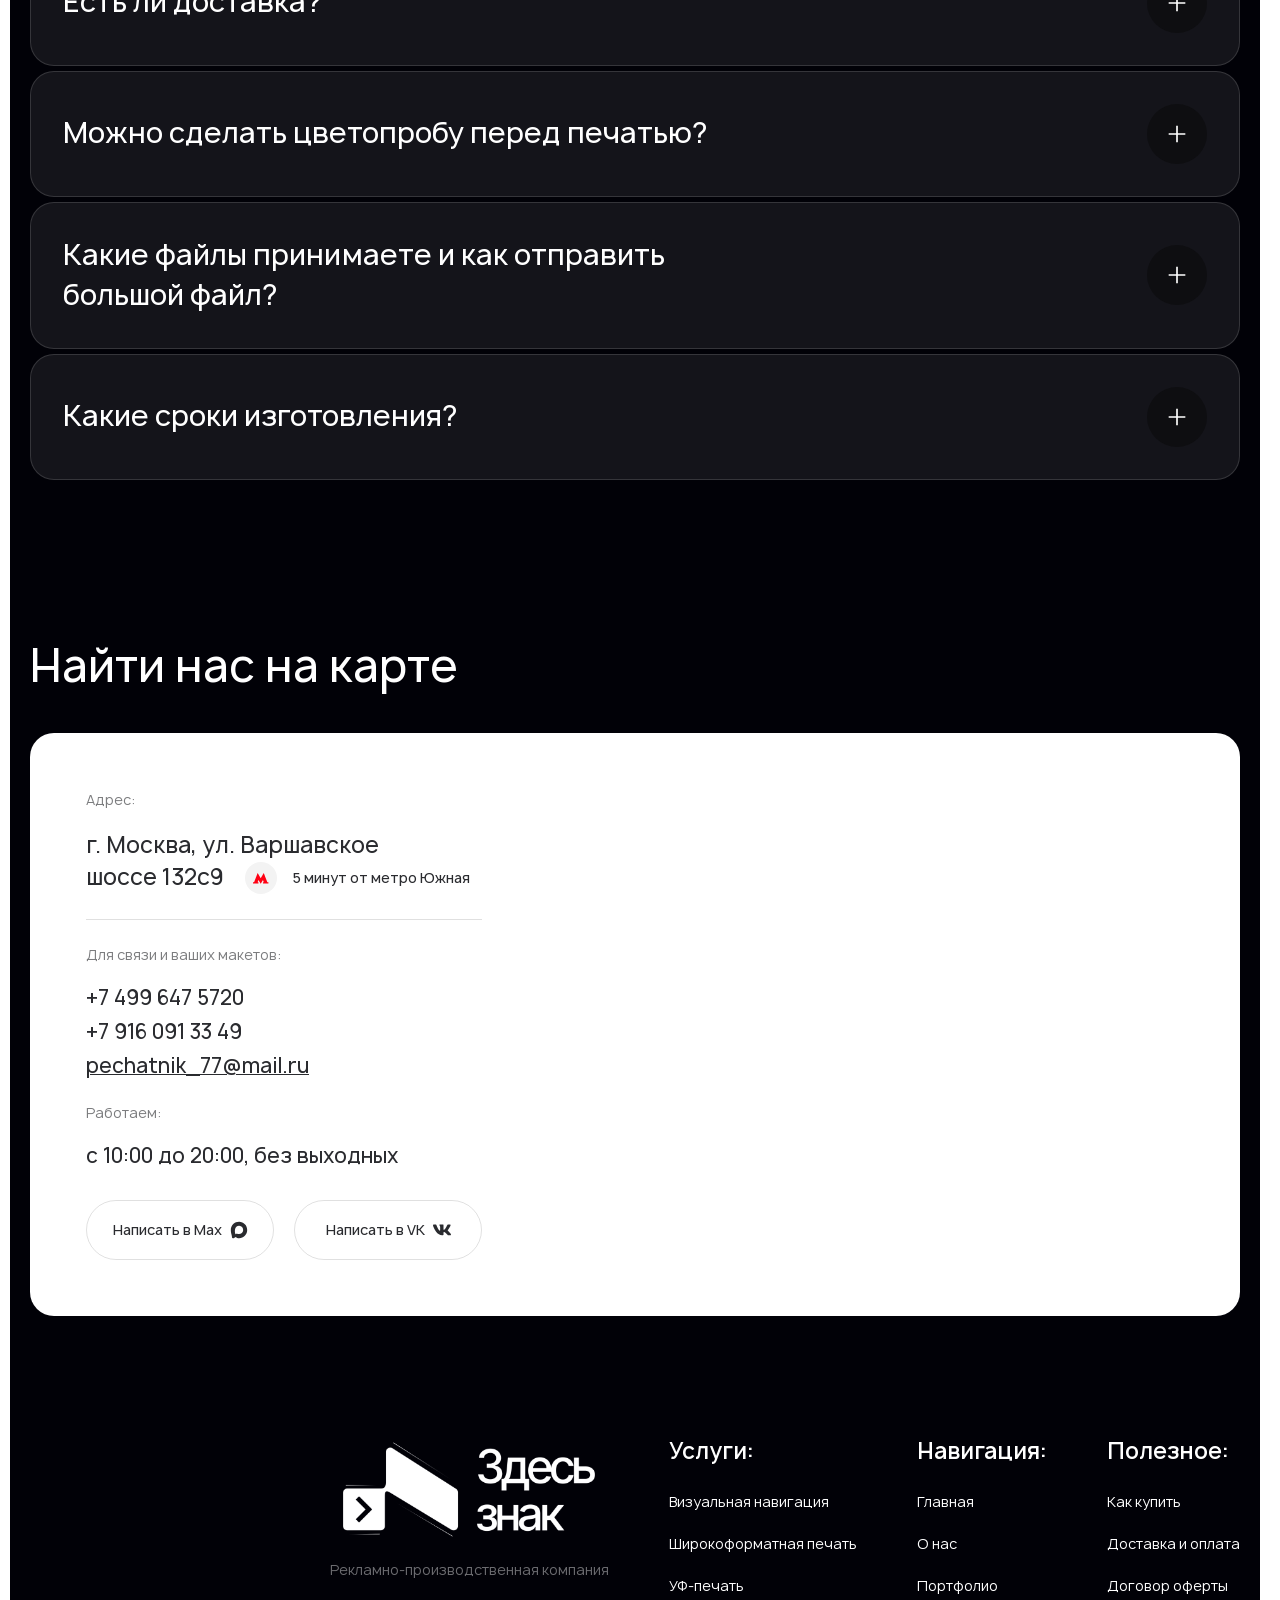
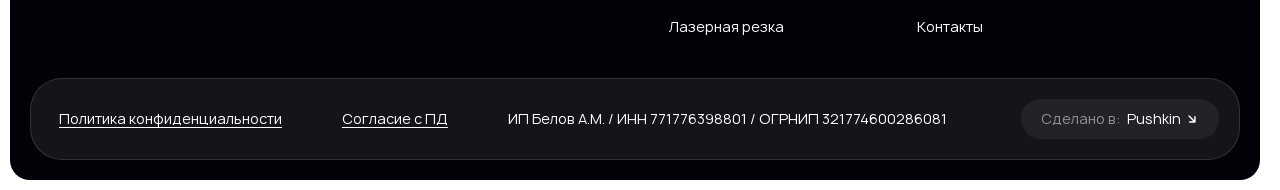
<file: cases.html>
<!DOCTYPE html>
<html lang="ru">
	<head>
		<meta http-equiv="Content-Type" content="text/html; charset=utf-8">

		<!-- Adapting the page for mobile devices -->
		<meta name="viewport" content="width=device-width, initial-scale=1, maximum-scale=1">

		<!-- Prohibition of phone number recognition -->
		<meta name="format-detection" content="telephone=no">
		<meta name="SKYPE_TOOLBAR" content ="SKYPE_TOOLBAR_PARSER_COMPATIBLE">

		<!-- Page title -->
		<title>Заголовок страницы</title>

		<!-- Meta description -->
		<meta name="description" content="">

		<!-- Meta Keywords -->
		<meta name="keywords" content="">

		<!-- Changing the color of the mobile browser panel -->
		<meta name="msapplication-TileColor" content="#010107">
		<meta name="theme-color" content="#010107">

		<!-- Connecting style files -->
		<link rel="stylesheet" href="css/reset.css">
		<link rel="stylesheet" href="css/swiper-bundle.min.css">
		<link rel="stylesheet" href="css/swiper.css">
		<link rel="stylesheet" href="css/fancybox.css">
		<link rel="stylesheet" href="css/styles.css">
		<link rel="stylesheet" href="css/fonts.css">

		<link rel="stylesheet" href="css/response_1899.css" media="print, (max-width: 1899px)">
		<link rel="stylesheet" href="css/response_1439.css" media="print, (max-width: 1439px)">
		<link rel="stylesheet" href="css/response_1279.css" media="print, (max-width: 1279px)">
		<link rel="stylesheet" href="css/response_1023.css" media="print, (max-width: 1023px)">
		<link rel="stylesheet" href="css/response_767.css" media="print, (max-width: 767px)">
	</head>

	<body>
		<div class="wrap">
			<div class="main">
				<header>
					<div class="cont l_w">
						<div class="data">
							<a href="/" class="logo">
								<img src="images/logo_dark.svg" alt="">

								<div class="name">Рекламно-<br>производственная<br> компания</div>
							</a>

							<button class="catalog_btn" popovertarget="catalog_modal">
										<svg class="icon"><use xlink:href="images/sprite.svg#ic_catalog"></use></svg>

										<svg class="icon"><use xlink:href="images/sprite.svg#ic_close"></use></svg>

										<span>Что печатаем</span>
									</button>

									<div class="catalog_modal" id="catalog_modal" popover>
										<div class="grid_row">
											<a href="/" class="item">
												<picture class="icon">
													<img src="images/ic_directions1.png" alt="" loading="lazy">
												</picture>

												<div class="name">Визуальная навигация</div>

												<div class="desc">
													<ul>
														<li>Навигация для ЖК</li>

														<li>Навигация для детского сада</li>

														<li>Навигация для детского сада</li>
													</ul>

													<p>+ 24 назначения ...</p>
												</div>

												<div class="arr">
													<svg><use xlink:href="images/sprite.svg#ic_arr_hor"></use></svg>
												</div>
											</a>

											<a href="/" class="item">
												<picture class="icon">
													<img src="images/ic_directions1.png" alt="" loading="lazy">
												</picture>

												<div class="name">Визуальная навигация</div>

												<div class="desc">
													<ul>
														<li>Навигация для ЖК</li>

														<li>Навигация для детского сада</li>

														<li>Навигация для детского сада</li>
													</ul>

													<p>+ 24 назначения ...</p>
												</div>

												<div class="arr">
													<svg><use xlink:href="images/sprite.svg#ic_arr_hor"></use></svg>
												</div>
											</a>

											<a href="/" class="item">
												<picture class="icon">
													<img src="images/ic_directions1.png" alt="" loading="lazy">
												</picture>

												<div class="name">Визуальная навигация</div>

												<div class="desc">
													<ul>
														<li>Навигация для ЖК</li>

														<li>Навигация для детского сада</li>

														<li>Навигация для детского сада</li>
													</ul>

													<p>+ 24 назначения ...</p>
												</div>

												<div class="arr">
													<svg><use xlink:href="images/sprite.svg#ic_arr_hor"></use></svg>
												</div>
											</a>

											<a href="/" class="item">
												<picture class="icon">
													<img src="images/ic_directions1.png" alt="" loading="lazy">
												</picture>

												<div class="name">Визуальная навигация</div>

												<div class="desc">
													<ul>
														<li>Навигация для ЖК</li>

														<li>Навигация для детского сада</li>

														<li>Навигация для детского сада</li>
													</ul>

													<p>+ 24 назначения ...</p>
												</div>

												<div class="arr">
													<svg><use xlink:href="images/sprite.svg#ic_arr_hor"></use></svg>
												</div>
											</a>
										</div>
									</div>

							<nav class="menu">
								<div class="item">
									<a href="/">Главная</a>
								</div>

								<div class="item">
									<a href="/">О нас</a>
								</div>

								<div class="item">
									<a href="/">Портфолио</a>
								</div>

								<div class="item">
									<a href="/">Контакты</a>
								</div>
							</nav>

							<div class="contacts">
								<div>
									<div class="work_time">Работаем: с 10:00 до 20:00, без выходных</div>

									<div class="address">г. Москва, ул. Варшавское шоссе 132с9</div>
								</div>

								<div>
									<div class="label">Для связи:</div>

									<div class="val">
										<div class="phone">
											<a href="tel:+7 499 647 5720">+7 499 647 5720</a>
										</div>

										<div class="messengers">
											<a href="/" target="_blank" rel="noopener nofollow">
												<svg class="icon"><use xlink:href="images/sprite.svg#ic_vk"></use></svg>
											</a>

											<a href="/" target="_blank" rel="noopener nofollow">
												<svg class="icon"><use xlink:href="images/sprite.svg#ic_max"></use></svg>
											</a>
										</div>
									</div>
								</div>
							</div>

							<button class="feedback_btn">Форма для связи</button>

									<button class="mob_menu_btn" popovertarget="mob_menu_modal">
										<svg class="icon"><use xlink:href="images/sprite.svg#ic_catalog"></use></svg>

										<svg class="icon"><use xlink:href="images/sprite.svg#ic_close"></use></svg>
									</button>
								</div>
							</div>
						</header>


						<section class="mob_menu_modal" id="mob_menu_modal" popover>
							<div class="data">
								<div class="menu">
									<div>
										<a href="/" class="sub_link">
											<span>Что печатаем</span>

											<svg class="icon"><use xlink:href="images/sprite.svg#ic_arr_hor"></use></svg>
										</a>

										<div class="sub">
											<button class="back_btn">
												<svg class="icon"><use xlink:href="images/sprite.svg#ic_arr_hor"></use></svg>

												<span>Что печатаем</span>
											</button>

											<div class="items">
												<div><a href="/">Визуальная навигация</a></div>

												<div><a href="/">Широкоформатная печать</a></div>

												<div><a href="/">УФ-печать</a></div>

												<div><a href="/">Лазерная резка</a></div>
											</div>
										</div>
									</div>

									<div><a href="/">
										<span>Главная</span>
									</a></div>

									<div><a href="/">
										<span>О нас</span>
									</a></div>

									<div><a href="/">
										<span>Портфолио</span>
									</a></div>

									<div><a href="/">
										<span>Контакты</span>
									</a></div>
								</div>

								<div class="contacts">
									<div>
										<div class="work_time">Работаем: с 10:00 до 20:00, без выходных</div>

										<div class="address">г. Москва, ул. Варшавское шоссе 132с9</div>
									</div>

									<div>
										<div class="label">Для связи:</div>

										<div class="val">
											<div class="phone">
												<a href="tel:+7 499 647 5720">+7 499 647 5720</a>
											</div>

											<div class="messengers">
												<a href="/" target="_blank" rel="noopener nofollow">
													<svg class="icon"><use xlink:href="images/sprite.svg#ic_vk"></use></svg>
												</a>

												<a href="/" target="_blank" rel="noopener nofollow">
													<svg class="icon"><use xlink:href="images/sprite.svg#ic_max"></use></svg>
												</a>
											</div>
										</div>
									</div>
								</div>

								<button class="feedback_btn">Форма для связи</button>
							</div>
						</section>


				<section class="page_head">
					<div class="cont l_w">
						<div class="breadcrumbs">
							<a href="/">Главная</a>

							<svg class="sep"><use xlink:href="images/sprite.svg#ic_bread_sep"></use></svg>

							<span class="current">Портфолио</span>
						</div>
					</div>
				</section>


				<section class="cases_page block s_m">
					<div class="cont">
						<h1 class="block_title">Реализованные проекты</h1>
					</div>

					<div class="cont l_w">
						<div class="filter">
							<div><a class="active">Все</a></div>

							<div><a href="/">Медучреждения</a></div>

							<div><a href="/">Госучреждения</a></div>

							<div><a href="/">Учебные учереждения</a></div>

							<div><a href="/">Спортивные объекты</a></div>

							<div><a href="/">Торговые центры</a></div>

							<div><a href="/">Прочее</a></div>

							<div><a href="/">Жилые комплексы</a></div>

							<div><a href="/">Бизнес-центры</a></div>
						</div>

						<div class="list">
							<div class="section">
								<div class="info">
									<div class="title">Визуальная навигация</div>

									<a href="/" class="all_link">Смотреть все</a>
								</div>

								<div class="data">
									<div class="grid_row">
										<a href="images/tmp/case_page_thumb.jpg" class="link fancy_img" data-fancybox="cases1">
											<picture class="thumb">
												<img src="images/tmp/case_page_thumb.jpg" alt="" loading="lazy" class="cover">
											</picture>
										</a>

										<a href="images/tmp/case_page_thumb.jpg" class="link fancy_img" data-fancybox="cases1">
											<picture class="thumb">
												<img src="images/tmp/case_page_thumb.jpg" alt="" loading="lazy" class="cover">
											</picture>
										</a>

										<a href="images/tmp/case_page_thumb.jpg" class="link fancy_img" data-fancybox="cases1">
											<picture class="thumb">
												<img src="images/tmp/case_page_thumb.jpg" alt="" loading="lazy" class="cover">
											</picture>
										</a>

										<a href="images/tmp/case_page_thumb.jpg" class="link fancy_img" data-fancybox="cases1">
											<picture class="thumb">
												<img src="images/tmp/case_page_thumb.jpg" alt="" loading="lazy" class="cover">
											</picture>
										</a>

										<a href="images/tmp/case_page_thumb.jpg" class="link fancy_img" data-fancybox="cases1">
											<picture class="thumb">
												<img src="images/tmp/case_page_thumb.jpg" alt="" loading="lazy" class="cover">
											</picture>
										</a>

										<a href="images/tmp/case_page_thumb.jpg" class="link fancy_img" data-fancybox="cases1">
											<picture class="thumb">
												<img src="images/tmp/case_page_thumb.jpg" alt="" loading="lazy" class="cover">
											</picture>
										</a>

										<a href="images/tmp/case_page_thumb.jpg" class="link fancy_img" data-fancybox="cases1">
											<picture class="thumb">
												<img src="images/tmp/case_page_thumb.jpg" alt="" loading="lazy" class="cover">
											</picture>
										</a>

										<a href="images/tmp/case_page_thumb.jpg" class="link fancy_img" data-fancybox="cases1">
											<picture class="thumb">
												<img src="images/tmp/case_page_thumb.jpg" alt="" loading="lazy" class="cover">
											</picture>
										</a>

										<a href="images/tmp/case_page_thumb.jpg" class="link fancy_img" data-fancybox="cases1">
											<picture class="thumb">
												<img src="images/tmp/case_page_thumb.jpg" alt="" loading="lazy" class="cover">
											</picture>
										</a>
									</div>

									<a href="/" class="all_link">Смотреть все</a>
								</div>
							</div>

							<div class="section">
								<div class="info">
									<div class="title">Широкоформатная печать</div>

									<a href="/" class="all_link">Смотреть все</a>
								</div>

								<div class="data">
									<div class="grid_row">
										<a href="images/tmp/case_page_thumb.jpg" class="link fancy_img" data-fancybox="cases1">
											<picture class="thumb">
												<img src="images/tmp/case_page_thumb.jpg" alt="" loading="lazy" class="cover">
											</picture>
										</a>

										<a href="images/tmp/case_page_thumb.jpg" class="link fancy_img" data-fancybox="cases1">
											<picture class="thumb">
												<img src="images/tmp/case_page_thumb.jpg" alt="" loading="lazy" class="cover">
											</picture>
										</a>

										<a href="images/tmp/case_page_thumb.jpg" class="link fancy_img" data-fancybox="cases1">
											<picture class="thumb">
												<img src="images/tmp/case_page_thumb.jpg" alt="" loading="lazy" class="cover">
											</picture>
										</a>

										<a href="images/tmp/case_page_thumb.jpg" class="link fancy_img" data-fancybox="cases1">
											<picture class="thumb">
												<img src="images/tmp/case_page_thumb.jpg" alt="" loading="lazy" class="cover">
											</picture>
										</a>

										<a href="images/tmp/case_page_thumb.jpg" class="link fancy_img" data-fancybox="cases1">
											<picture class="thumb">
												<img src="images/tmp/case_page_thumb.jpg" alt="" loading="lazy" class="cover">
											</picture>
										</a>

										<a href="images/tmp/case_page_thumb.jpg" class="link fancy_img" data-fancybox="cases1">
											<picture class="thumb">
												<img src="images/tmp/case_page_thumb.jpg" alt="" loading="lazy" class="cover">
											</picture>
										</a>

										<a href="images/tmp/case_page_thumb.jpg" class="link fancy_img" data-fancybox="cases1">
											<picture class="thumb">
												<img src="images/tmp/case_page_thumb.jpg" alt="" loading="lazy" class="cover">
											</picture>
										</a>

										<a href="images/tmp/case_page_thumb.jpg" class="link fancy_img" data-fancybox="cases1">
											<picture class="thumb">
												<img src="images/tmp/case_page_thumb.jpg" alt="" loading="lazy" class="cover">
											</picture>
										</a>

										<a href="images/tmp/case_page_thumb.jpg" class="link fancy_img" data-fancybox="cases1">
											<picture class="thumb">
												<img src="images/tmp/case_page_thumb.jpg" alt="" loading="lazy" class="cover">
											</picture>
										</a>
									</div>

									<a href="/" class="all_link">Смотреть все</a>
								</div>
							</div>

							<div class="section">
								<div class="info">
									<div class="title">УФ-печать</div>

									<a href="/" class="all_link">Смотреть все</a>
								</div>

								<div class="data">
									<div class="grid_row">
										<a href="images/tmp/case_page_thumb.jpg" class="link fancy_img" data-fancybox="cases1">
											<picture class="thumb">
												<img src="images/tmp/case_page_thumb.jpg" alt="" loading="lazy" class="cover">
											</picture>
										</a>

										<a href="images/tmp/case_page_thumb.jpg" class="link fancy_img" data-fancybox="cases1">
											<picture class="thumb">
												<img src="images/tmp/case_page_thumb.jpg" alt="" loading="lazy" class="cover">
											</picture>
										</a>

										<a href="images/tmp/case_page_thumb.jpg" class="link fancy_img" data-fancybox="cases1">
											<picture class="thumb">
												<img src="images/tmp/case_page_thumb.jpg" alt="" loading="lazy" class="cover">
											</picture>
										</a>

										<a href="images/tmp/case_page_thumb.jpg" class="link fancy_img" data-fancybox="cases1">
											<picture class="thumb">
												<img src="images/tmp/case_page_thumb.jpg" alt="" loading="lazy" class="cover">
											</picture>
										</a>

										<a href="images/tmp/case_page_thumb.jpg" class="link fancy_img" data-fancybox="cases1">
											<picture class="thumb">
												<img src="images/tmp/case_page_thumb.jpg" alt="" loading="lazy" class="cover">
											</picture>
										</a>

										<a href="images/tmp/case_page_thumb.jpg" class="link fancy_img" data-fancybox="cases1">
											<picture class="thumb">
												<img src="images/tmp/case_page_thumb.jpg" alt="" loading="lazy" class="cover">
											</picture>
										</a>

										<a href="images/tmp/case_page_thumb.jpg" class="link fancy_img" data-fancybox="cases1">
											<picture class="thumb">
												<img src="images/tmp/case_page_thumb.jpg" alt="" loading="lazy" class="cover">
											</picture>
										</a>

										<a href="images/tmp/case_page_thumb.jpg" class="link fancy_img" data-fancybox="cases1">
											<picture class="thumb">
												<img src="images/tmp/case_page_thumb.jpg" alt="" loading="lazy" class="cover">
											</picture>
										</a>

										<a href="images/tmp/case_page_thumb.jpg" class="link fancy_img" data-fancybox="cases1">
											<picture class="thumb">
												<img src="images/tmp/case_page_thumb.jpg" alt="" loading="lazy" class="cover">
											</picture>
										</a>
									</div>

									<a href="/" class="all_link">Смотреть все</a>
								</div>
							</div>

							<div class="section">
								<div class="info">
									<div class="title">Лазерная резка</div>

									<a href="/" class="all_link">Смотреть все</a>
								</div>

								<div class="data">
									<div class="grid_row">
										<a href="images/tmp/case_page_thumb.jpg" class="link fancy_img" data-fancybox="cases1">
											<picture class="thumb">
												<img src="images/tmp/case_page_thumb.jpg" alt="" loading="lazy" class="cover">
											</picture>
										</a>

										<a href="images/tmp/case_page_thumb.jpg" class="link fancy_img" data-fancybox="cases1">
											<picture class="thumb">
												<img src="images/tmp/case_page_thumb.jpg" alt="" loading="lazy" class="cover">
											</picture>
										</a>

										<a href="images/tmp/case_page_thumb.jpg" class="link fancy_img" data-fancybox="cases1">
											<picture class="thumb">
												<img src="images/tmp/case_page_thumb.jpg" alt="" loading="lazy" class="cover">
											</picture>
										</a>

										<a href="images/tmp/case_page_thumb.jpg" class="link fancy_img" data-fancybox="cases1">
											<picture class="thumb">
												<img src="images/tmp/case_page_thumb.jpg" alt="" loading="lazy" class="cover">
											</picture>
										</a>

										<a href="images/tmp/case_page_thumb.jpg" class="link fancy_img" data-fancybox="cases1">
											<picture class="thumb">
												<img src="images/tmp/case_page_thumb.jpg" alt="" loading="lazy" class="cover">
											</picture>
										</a>

										<a href="images/tmp/case_page_thumb.jpg" class="link fancy_img" data-fancybox="cases1">
											<picture class="thumb">
												<img src="images/tmp/case_page_thumb.jpg" alt="" loading="lazy" class="cover">
											</picture>
										</a>

										<a href="images/tmp/case_page_thumb.jpg" class="link fancy_img" data-fancybox="cases1">
											<picture class="thumb">
												<img src="images/tmp/case_page_thumb.jpg" alt="" loading="lazy" class="cover">
											</picture>
										</a>

										<a href="images/tmp/case_page_thumb.jpg" class="link fancy_img" data-fancybox="cases1">
											<picture class="thumb">
												<img src="images/tmp/case_page_thumb.jpg" alt="" loading="lazy" class="cover">
											</picture>
										</a>

										<a href="images/tmp/case_page_thumb.jpg" class="link fancy_img" data-fancybox="cases1">
											<picture class="thumb">
												<img src="images/tmp/case_page_thumb.jpg" alt="" loading="lazy" class="cover">
											</picture>
										</a>
									</div>

									<a href="/" class="all_link">Смотреть все</a>
								</div>
							</div>
						</div>
					</div>
				</section>


				<section class="no_layout block">
					<div class="cont l_w">
						<div class="data">
							<div class="title">Нет<br> макета?</div>

							<div class="desc">Если у вас нет готового макета, наши креативные дизайнеры с радостью его разработают, а если ваш макет не подходит к печати - осуществят предпечатную подготовку.</div>

							<button class="btn">
								<svg class="icon"><use xlink:href="images/sprite.svg#ic_arrow_diagonal"></use></svg>

								<span>Форма<br> обратной связи</span>
							</button>

							<picture class="bg">
								<source srcset="images/bg_no_layout_mob.png" media="(max-width: 1023px)">

								<img src="images/bg_no_layout.png" alt="" loading="lazy">
							</picture>
						</div>
					</div>
				</section>


				<section class="seo_text block">
					<div class="cont">
						<div class="text_block show">
							<h2>SEO-текст</h2>

							<p>Архитектурная навигация жилого комплекса, коттеджного поселка или другого объекта – это система специальных инструментов, которые через зрительные коммуникации помогают нам лучше ориентироваться в пространстве. При благоустройстве территорий особое внимание уделяется развитию инфраструктуры, созданию парковок, зеленых насаждений, детских и спортивных площадок. Чтобы использовать их потенциал по максимуму, остается только создать предпосылки для правильного ориентирования на этой благоустроенной местности.</p>

							<p>Понятно организованное пространство с дорожными знаками, уличными табличками и другими указателями становится залогом удобства и безопасности людей. Это касается и самих жильцов, и их гостей, сотрудников сервисов доставки, таксистов, коммунальщиков, работников полиции, скорой помощи и других экстренных служб.</p>

							<p>Навигация внутри здания и за его пределами формирует благоприятные условия для:</p>

							<ul>
								<li>Указатели, схемы, таблички, интерактивные дисплеи и остальные информационные знаки становятся действительно полезными подсказками;</li>

								<li>Указатели, схемы, таблички;</li>

								<li>Указатели, схемы, таблички, интерактивные дисплеи и остальные информационные знаки становятся действительно полезными подсказками;</li>
							</ul>
						</div>

						<button class="spoler_btn active">
							<span>Показать</span>
							<span>Свернуть</span>
						</button>
					</div>
				</section>


				<section class="bg_dark_wrap">
					<div class="bg top_pad">
						<section class="reviews block">
							<div class="cont">
								<div class="block_head row">
									<div class="title">
										Что говорят<br> о нас

										<video loop muted autoplay class="cover">
											<source src="./main_video.mp4" type="video/mp4">
										</video>

										клиенты
									</div>

									<div class="swiper-controls">
										<button class="swiper-button-prev">
											<svg class="icon"><use xlink:href="images/sprite.svg#ic_arrow_hor"></use></svg>
										</button>

										<button class="swiper-button-next">
											<svg class="icon"><use xlink:href="images/sprite.svg#ic_arrow_hor"></use></svg>
										</button>
									</div>
								</div>
							</div>

							<div class="cont l_w">
								<div class="swiper">
									<div class="swiper-wrapper">
										<div class="swiper-slide">
											<div class="review">
												<div class="author">
													<div class="name">Анна Смирнова</div>

													<div class="post">Менеджер по закупкам</div>
												</div>

												<div class="text">Профессионализм на высшем уровне! Наш каталог выглядит потрясающе благодаря вашей печатной продукции.</div>
											</div>
										</div>

										<div class="swiper-slide">
											<div class="review">
												<div class="author">
													<div class="name">Иван Петров</div>

													<div class="post">Менеджер по закупкам</div>
												</div>

												<div class="text">Сотрудничество с вами всегда приятно. Выполнение заказов точно и в срок, результат всегда поражает качеством.</div>
											</div>
										</div>

										<div class="swiper-slide">
											<div class="review">
												<div class="author">
													<div class="name">Алексей Викторов</div>

													<div class="post">Менеджер по закупкам</div>
												</div>

												<div class="text">Спасибо за творческий подход к нашим проектам. Ваши печатные решения придают нашей брендовой продукции неповторимый стиль. Спасибо за творческий подход к нашим проектам. Ваши печатные решения придают нашей брендовой продукции неповторимый стиль. Спасибо за творческий подход к нашим проектам. Ваши печатные решения придают нашей брендовой продукции неповторимый стиль. Спасибо за творческий подход к нашим проектам. Ваши печатные решения придают нашей брендовой продукции неповторимый стиль.</div>
											</div>
										</div>

										<div class="swiper-slide">
											<div class="review">
												<div class="author">
													<div class="name">Мария П.</div>

													<div class="post">Стартап-студия Pushkin</div>
												</div>

												<div class="text">Очень высокий уровень печати, оперативность, отзывчивость. Работают на качество.Печатают крупные форматы, накатывают. Форматы А4, АЗ, А2 тоже.Отдельная признательность за человеческое отношение, готовность пойти на встречу и супер позитивную атмосферу.Типография от людей людям ❤️</div>
											</div>
										</div>

										<div class="swiper-slide">
											<div class="review">
												<div class="author">
													<div class="name">Роман Полански</div>

													<div class="post">ООО “Горькая луна”</div>
												</div>

												<div class="text">Нужно было напечатать стикеры в очень сжатые сроки, сотрудники оперативно выполнили заказ. Качество печати на высоте. Невероятно приятный и отзывчивый персонал!</div>
											</div>
										</div>

										<div class="swiper-slide">
											<div class="review">
												<div class="author">
													<div class="name">Анна Смирнова</div>

													<div class="post">Менеджер по закупкам</div>
												</div>

												<div class="text">Профессионализм на высшем уровне! Наш каталог выглядит потрясающе благодаря вашей печатной продукции.</div>
											</div>
										</div>

										<div class="swiper-slide">
											<div class="review">
												<div class="author">
													<div class="name">Иван Петров</div>

													<div class="post">Менеджер по закупкам</div>
												</div>

												<div class="text">Сотрудничество с вами всегда приятно. Выполнение заказов точно и в срок, результат всегда поражает качеством.</div>
											</div>
										</div>

										<div class="swiper-slide">
											<div class="review">
												<div class="author">
													<div class="name">Алексей Викторов</div>

													<div class="post">Менеджер по закупкам</div>
												</div>

												<div class="text">Спасибо за творческий подход к нашим проектам. Ваши печатные решения придают нашей брендовой продукции неповторимый стиль. Спасибо за творческий подход к нашим проектам. Ваши печатные решения придают нашей брендовой продукции неповторимый стиль. Спасибо за творческий подход к нашим проектам. Ваши печатные решения придают нашей брендовой продукции неповторимый стиль. Спасибо за творческий подход к нашим проектам. Ваши печатные решения придают нашей брендовой продукции неповторимый стиль.</div>
											</div>
										</div>

										<div class="swiper-slide">
											<div class="review">
												<div class="author">
													<div class="name">Мария П.</div>

													<div class="post">Стартап-студия Pushkin</div>
												</div>

												<div class="text">Очень высокий уровень печати, оперативность, отзывчивость. Работают на качество.Печатают крупные форматы, накатывают. Форматы А4, АЗ, А2 тоже.Отдельная признательность за человеческое отношение, готовность пойти на встречу и супер позитивную атмосферу.Типография от людей людям ❤️</div>
											</div>
										</div>

										<div class="swiper-slide">
											<div class="review">
												<div class="author">
													<div class="name">Роман Полански</div>

													<div class="post">ООО “Горькая луна”</div>
												</div>

												<div class="text">Нужно было напечатать стикеры в очень сжатые сроки, сотрудники оперативно выполнили заказ. Качество печати на высоте. Невероятно приятный и отзывчивый персонал!</div>
											</div>
										</div>
									</div>
								</div>
							</div>
						</section>


						<section class="FAQ block">
							<div class="cont">
								<div class="block_head">
									<div class="title">Спрашивают чаще всего<br> — отвечаем сразу</div>
								</div>

								<div class="accordion">
									<div class="accordion_item">
										<div class="head">
											<div class="title">Как оплатить заказ?</div>

											<div class="icon">
												<svg><use xlink:href="images/sprite.svg#ic_plus"></use></svg>
											</div>
										</div>

										<div class="data">
											<div class="text_block">
												<p>Работаем с физлицами и юрлицами. Можно оплатить картой, по QR-коду или наличными. Нужна дистанционная оплата — выставим счёт или пришлём QR. Закрывающие документы подготовим, просто скажите при оформлении.</p>
											</div>
										</div>
									</div>

									<div class="accordion_item">
										<div class="head">
											<div class="title">Есть ли доставка?</div>

											<div class="icon">
												<svg><use xlink:href="images/sprite.svg#ic_plus"></use></svg>
											</div>
										</div>

										<div class="data">
											<div class="text_block">
												<p>Работаем с физлицами и юрлицами. Можно оплатить картой, по QR-коду или наличными. Нужна дистанционная оплата — выставим счёт или пришлём QR. Закрывающие документы подготовим, просто скажите при оформлении.</p>
											</div>
										</div>
									</div>

									<div class="accordion_item">
										<div class="head">
											<div class="title">Можно сделать цветопробу перед печатью?</div>

											<div class="icon">
												<svg><use xlink:href="images/sprite.svg#ic_plus"></use></svg>
											</div>
										</div>

										<div class="data">
											<div class="text_block">
												<p>Работаем с физлицами и юрлицами. Можно оплатить картой, по QR-коду или наличными. Нужна дистанционная оплата — выставим счёт или пришлём QR. Закрывающие документы подготовим, просто скажите при оформлении.</p>
											</div>
										</div>
									</div>

									<div class="accordion_item">
										<div class="head">
											<div class="title">Какие файлы принимаете и как отправить большой файл?</div>

											<div class="icon">
												<svg><use xlink:href="images/sprite.svg#ic_plus"></use></svg>
											</div>
										</div>

										<div class="data">
											<div class="text_block">
												<p>Работаем с физлицами и юрлицами. Можно оплатить картой, по QR-коду или наличными. Нужна дистанционная оплата — выставим счёт или пришлём QR. Закрывающие документы подготовим, просто скажите при оформлении.</p>
											</div>
										</div>
									</div>

									<div class="accordion_item">
										<div class="head">
											<div class="title">Какие сроки изготовления?</div>

											<div class="icon">
												<svg><use xlink:href="images/sprite.svg#ic_plus"></use></svg>
											</div>
										</div>

										<div class="data">
											<div class="text_block">
												<p>Работаем с физлицами и юрлицами. Можно оплатить картой, по QR-коду или наличными. Нужна дистанционная оплата — выставим счёт или пришлём QR. Закрывающие документы подготовим, просто скажите при оформлении.</p>
											</div>
										</div>
									</div>
								</div>
							</div>
						</section>


						<section class="footer_scroll">
							<section class="contacts_data">
								<div class="cont l_w">
									<div class="block_head">
										<div class="title">Найти нас на карте</div>
									</div>

									<div class="data">
										<div class="item">
											<div class="label">Адрес:</div>

											<div class="address">
												<span>г. Москва, ул. Варшавское<br> шоссе 132с9</span>

												<div class="metro_wrap">
													<div class="metro">
														<div class="icon">
															<svg><use xlink:href="images/sprite.svg#ic_metro"></use></svg>
														</div>

														<span>5 минут от метро Южная</span>
													</div>
												</div>
											</div>
										</div>

										<div class="divider"></div>

										<div class="item">
											<div class="label">Для связи и ваших макетов:</div>

											<div class="val">
												<div class="phone">
													<a href="tel:+7 499 647 5720">+7 499 647 5720</a>
												</div>

												<div class="phone">
													<a href="tel:+7 916 091 33 49">+7 916 091 33 49</a>
												</div>

												<div class="email">
													<a href="mailto:pechatnik_77@mail.ru">pechatnik_77@mail.ru</a>
												</div>
											</div>
										</div>

										<div class="item">
											<div class="label">Работаем:</div>

											<div class="val">
												<div class="work_time">с 10:00 до 20:00, без выходных</div>
											</div>
										</div>

										<div class="messengers">
											<a href="/" target="_blank" rel="noopener nofollow">
												<span>Написать в Max</span>

												<svg class="icon"><use xlink:href="images/sprite.svg#ic_max"></use></svg>
											</a>

											<a href="/" target="_blank" rel="noopener nofollow">
												<span>Написать в VK</span>

												<svg class="icon"><use xlink:href="images/sprite.svg#ic_vk"></use></svg>
											</a>
										</div>
									</div>
								</div>
							</section>


							<section class="footer_scroll_data">
								<section class="contacts_block">
									<div class="cont">
										<div class="block_head">
											<div class="title">Найти нас на карте</div>
										</div>
									</div>

									<div class="cont l_w">
										<div class="map">
											<script type="text/javascript" charset="utf-8" async src="https://api-maps.yandex.ru/services/constructor/1.0/js/?um=constructor%3A505041fcf521520a92480e22ef3f8f84c05cf899552812649a1798e04873deb2&amp;width=100%25&amp;height=100%25&amp;lang=en_FR&amp;scroll=false"></script>
										</div>
									</div>
								</section>


								<footer>
									<div class="cont l_w center">
										<div class="logo mob_center">
											<img src="images/logo.svg" alt="">

											<div>Рекламно-производственная компания</div>
										</div>

										<div class="menu">
											<div class="title">Услуги:</div>

											<div class="items">
												<div><a href="/">Визуальная навигация</a></div>

												<div><a href="/">Широкоформатная печать</a></div>

												<div><a href="/">УФ-печать</a></div>

												<div><a href="/">Лазерная резка</a></div>
											</div>
										</div>

										<div class="menu">
											<div class="title">Навигация:</div>

											<div class="items">
												<div><a href="/">Главная</a></div>

												<div><a href="/">О нас</a></div>

												<div><a href="/">Портфолио</a></div>

												<div><a href="/">Контакты</a></div>
											</div>
										</div>

										<div class="menu last">
											<div class="title">Полезное:</div>

											<div class="items">
												<div><a href="/">Как купить</a></div>

												<div><a href="/">Доставка и оплата</a></div>

												<div><a href="/">Договор оферты</a></div>
											</div>
										</div>

										<div class="bottom">
											<div class="links">
												<a href="/">Политика конфиденциальности</a>

												<a href="/">Согласие с ПД</a>
											</div>

											<div class="requisites">
												ИП Белов А.М. <span>/</span> ИНН 771776398801 <span>/</span> ОГРНИП 321774600286081
											</div>

											<div class="creator">
												<a href="/">Сделано в: <span>Pushkin</span> <svg class="icon"><use xlink:href="images/sprite.svg#ic_creator_arrow"></use></svg></a>
											</div>
										</div>
									</div>
								</footer>
							</div>
						</section>
					</div>
				</section>
			</div>
		</div>


		<!-- Connecting javascript files -->
		<script src="js/jquery-3.7.1.min.js"></script>
		<script src="js/functions.js"></script>
		<script src="js/swiper-bundle.min.js"></script>
		<script src="js/fancybox.js"></script>
		<script src="js/nice-select2.js"></script>
		<script src="js/scripts.js"></script>
	</body>
</html>
</file>
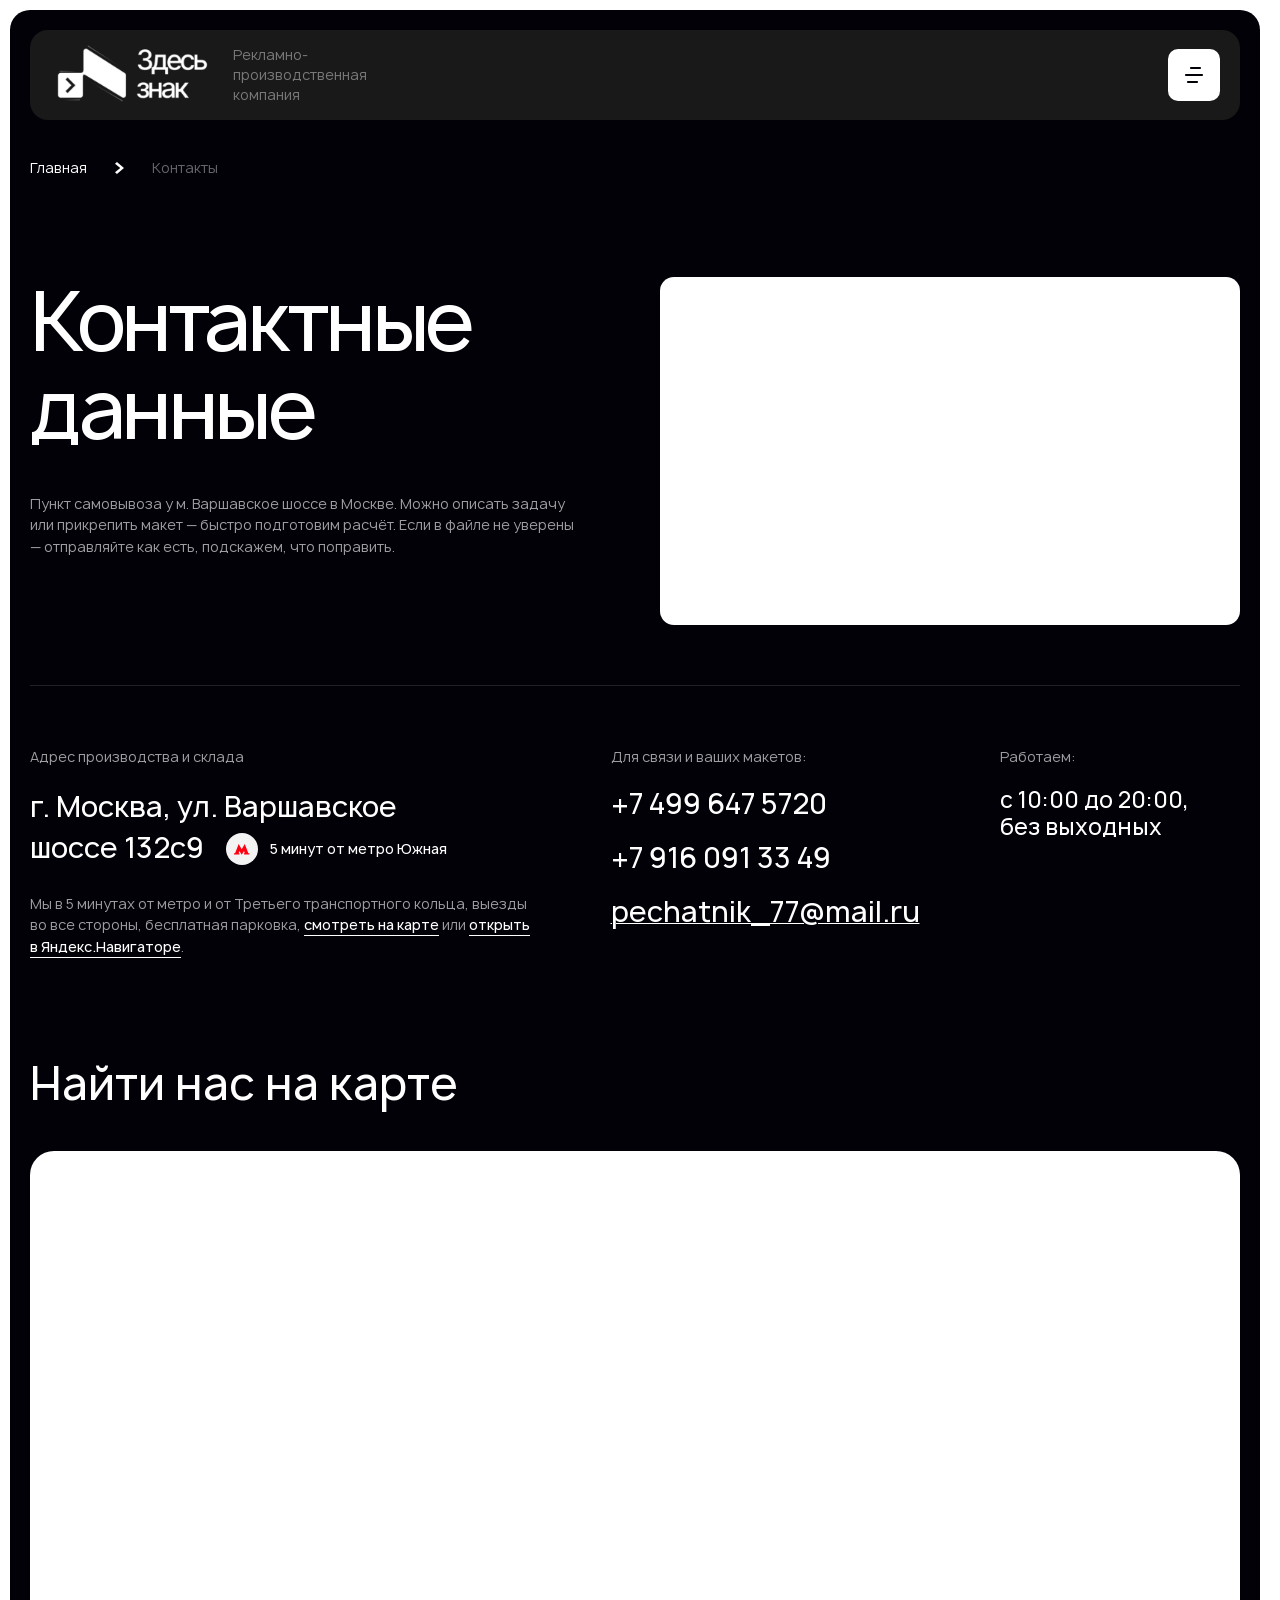
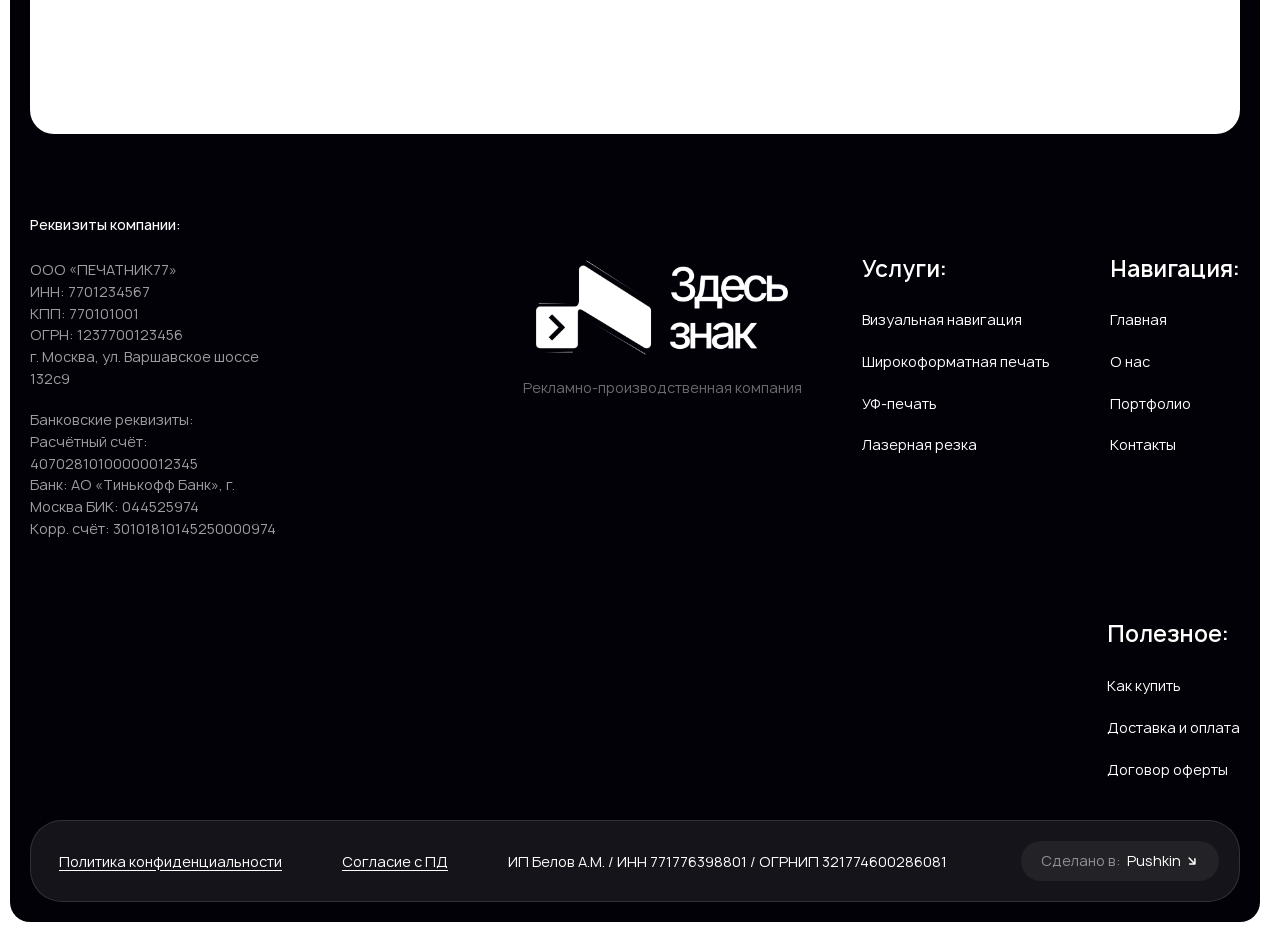
<file: contacts.html>
<!DOCTYPE html>
<html lang="ru">
	<head>
		<meta http-equiv="Content-Type" content="text/html; charset=utf-8">

		<!-- Adapting the page for mobile devices -->
		<meta name="viewport" content="width=device-width, initial-scale=1, maximum-scale=1">

		<!-- Prohibition of phone number recognition -->
		<meta name="format-detection" content="telephone=no">
		<meta name="SKYPE_TOOLBAR" content ="SKYPE_TOOLBAR_PARSER_COMPATIBLE">

		<!-- Page title -->
		<title>Заголовок страницы</title>

		<!-- Meta description -->
		<meta name="description" content="">

		<!-- Meta Keywords -->
		<meta name="keywords" content="">

		<!-- Changing the color of the mobile browser panel -->
		<meta name="msapplication-TileColor" content="#010107">
		<meta name="theme-color" content="#010107">

		<!-- Connecting style files -->
		<link rel="stylesheet" href="css/reset.css">
		<link rel="stylesheet" href="css/swiper-bundle.min.css">
		<link rel="stylesheet" href="css/swiper.css">
		<link rel="stylesheet" href="css/fancybox.css">
		<link rel="stylesheet" href="css/styles.css">
		<link rel="stylesheet" href="css/fonts.css">

		<link rel="stylesheet" href="css/response_1899.css" media="print, (max-width: 1899px)">
		<link rel="stylesheet" href="css/response_1439.css" media="print, (max-width: 1439px)">
		<link rel="stylesheet" href="css/response_1279.css" media="print, (max-width: 1279px)">
		<link rel="stylesheet" href="css/response_1023.css" media="print, (max-width: 1023px)">
		<link rel="stylesheet" href="css/response_767.css" media="print, (max-width: 767px)">
	</head>

	<body>
		<div class="wrap">
			<div class="main">
				<section class="bg_dark_wrap">
					<div class="bg">
						<header class="dark">
							<div class="cont l_w">
								<div class="data">
									<a href="/" class="logo">
										<img src="images/logo.svg" alt="">

										<div class="name">Рекламно-<br>производственная<br> компания</div>
									</a>

									<button class="catalog_btn" popovertarget="catalog_modal">
										<svg class="icon"><use xlink:href="images/sprite.svg#ic_catalog"></use></svg>

										<svg class="icon"><use xlink:href="images/sprite.svg#ic_close"></use></svg>

										<span>Что печатаем</span>
									</button>

									<div class="catalog_modal" id="catalog_modal" popover>
										<div class="grid_row">
											<a href="/" class="item">
												<picture class="icon">
													<img src="images/ic_directions1.png" alt="" loading="lazy">
												</picture>

												<div class="name">Визуальная навигация</div>

												<div class="desc">
													<ul>
														<li>Навигация для ЖК</li>

														<li>Навигация для детского сада</li>

														<li>Навигация для детского сада</li>
													</ul>

													<p>+ 24 назначения ...</p>
												</div>

												<div class="arr">
													<svg><use xlink:href="images/sprite.svg#ic_arr_hor"></use></svg>
												</div>
											</a>

											<a href="/" class="item">
												<picture class="icon">
													<img src="images/ic_directions1.png" alt="" loading="lazy">
												</picture>

												<div class="name">Визуальная навигация</div>

												<div class="desc">
													<ul>
														<li>Навигация для ЖК</li>

														<li>Навигация для детского сада</li>

														<li>Навигация для детского сада</li>
													</ul>

													<p>+ 24 назначения ...</p>
												</div>

												<div class="arr">
													<svg><use xlink:href="images/sprite.svg#ic_arr_hor"></use></svg>
												</div>
											</a>

											<a href="/" class="item">
												<picture class="icon">
													<img src="images/ic_directions1.png" alt="" loading="lazy">
												</picture>

												<div class="name">Визуальная навигация</div>

												<div class="desc">
													<ul>
														<li>Навигация для ЖК</li>

														<li>Навигация для детского сада</li>

														<li>Навигация для детского сада</li>
													</ul>

													<p>+ 24 назначения ...</p>
												</div>

												<div class="arr">
													<svg><use xlink:href="images/sprite.svg#ic_arr_hor"></use></svg>
												</div>
											</a>

											<a href="/" class="item">
												<picture class="icon">
													<img src="images/ic_directions1.png" alt="" loading="lazy">
												</picture>

												<div class="name">Визуальная навигация</div>

												<div class="desc">
													<ul>
														<li>Навигация для ЖК</li>

														<li>Навигация для детского сада</li>

														<li>Навигация для детского сада</li>
													</ul>

													<p>+ 24 назначения ...</p>
												</div>

												<div class="arr">
													<svg><use xlink:href="images/sprite.svg#ic_arr_hor"></use></svg>
												</div>
											</a>
										</div>
									</div>

									<nav class="menu">
										<div class="item">
											<a href="/">Главная</a>
										</div>

										<div class="item">
											<a href="/">О нас</a>
										</div>

										<div class="item">
											<a href="/">Портфолио</a>
										</div>

										<div class="item">
											<a href="/">Контакты</a>
										</div>
									</nav>

									<div class="contacts">
										<div>
											<div class="work_time">Работаем: с 10:00 до 20:00, без выходных</div>

											<div class="address">г. Москва, ул. Варшавское шоссе 132с9</div>
										</div>

										<div>
											<div class="label">Для связи:</div>

											<div class="val">
												<div class="phone">
													<a href="tel:+7 499 647 5720">+7 499 647 5720</a>
												</div>

												<div class="messengers">
													<a href="/" target="_blank" rel="noopener nofollow">
														<svg class="icon"><use xlink:href="images/sprite.svg#ic_vk"></use></svg>
													</a>

													<a href="/" target="_blank" rel="noopener nofollow">
														<svg class="icon"><use xlink:href="images/sprite.svg#ic_max"></use></svg>
													</a>
												</div>
											</div>
										</div>
									</div>

									<button class="feedback_btn">Форма для связи</button>

									<button class="mob_menu_btn" popovertarget="mob_menu_modal">
										<svg class="icon"><use xlink:href="images/sprite.svg#ic_catalog"></use></svg>

										<svg class="icon"><use xlink:href="images/sprite.svg#ic_close"></use></svg>
									</button>
								</div>
							</div>
						</header>


						<section class="mob_menu_modal" id="mob_menu_modal" popover>
							<div class="data">
								<div class="menu">
									<div>
										<a href="/" class="sub_link">
											<span>Что печатаем</span>

											<svg class="icon"><use xlink:href="images/sprite.svg#ic_arr_hor"></use></svg>
										</a>

										<div class="sub">
											<button class="back_btn">
												<svg class="icon"><use xlink:href="images/sprite.svg#ic_arr_hor"></use></svg>

												<span>Что печатаем</span>
											</button>

											<div class="items">
												<div><a href="/">Визуальная навигация</a></div>

												<div><a href="/">Широкоформатная печать</a></div>

												<div><a href="/">УФ-печать</a></div>

												<div><a href="/">Лазерная резка</a></div>
											</div>
										</div>
									</div>

									<div><a href="/">
										<span>Главная</span>
									</a></div>

									<div><a href="/">
										<span>О нас</span>
									</a></div>

									<div><a href="/">
										<span>Портфолио</span>
									</a></div>

									<div><a href="/">
										<span>Контакты</span>
									</a></div>
								</div>

								<div class="contacts">
									<div>
										<div class="work_time">Работаем: с 10:00 до 20:00, без выходных</div>

										<div class="address">г. Москва, ул. Варшавское шоссе 132с9</div>
									</div>

									<div>
										<div class="label">Для связи:</div>

										<div class="val">
											<div class="phone">
												<a href="tel:+7 499 647 5720">+7 499 647 5720</a>
											</div>

											<div class="messengers">
												<a href="/" target="_blank" rel="noopener nofollow">
													<svg class="icon"><use xlink:href="images/sprite.svg#ic_vk"></use></svg>
												</a>

												<a href="/" target="_blank" rel="noopener nofollow">
													<svg class="icon"><use xlink:href="images/sprite.svg#ic_max"></use></svg>
												</a>
											</div>
										</div>
									</div>
								</div>

								<button class="feedback_btn">Форма для связи</button>
							</div>
						</section>


						<section class="page_head light">
							<div class="cont l_w">
								<div class="breadcrumbs">
									<a href="/">Главная</a>

									<svg class="sep"><use xlink:href="images/sprite.svg#ic_bread_sep"></use></svg>

									<span class="current">Контакты</span>
								</div>
							</div>
						</section>


						<section class="contacts_info block xs_m">
							<div class="cont">
								<div class="top">
									<div class="info">
										<div class="title">Контактные данные</div>

										<div class="desc">Пункт самовывоза у м. Варшавское шоссе в Москве. Можно описать задачу или прикрепить макет — быстро подготовим расчёт. Если в файле не уверены — отправляйте как есть, подскажем, что поправить.</div>
									</div>

									<div class="video">
										<video loop muted autoplay class="cover">
											<source src="./main_video.mp4" type="video/mp4">
										</video>
									</div>
								</div>

								<div class="divider"></div>

								<div class="data">
									<div class="item big">
										<div class="label">Адрес производства и склада</div>

										<div class="address">
											<span>г. Москва, ул. Варшавское<br> шоссе 132с9</span>

											<div class="metro_wrap">
												<div class="metro">
													<div class="icon">
														<svg><use xlink:href="images/sprite.svg#ic_metro"></use></svg>
													</div>

													<span>5 минут от метро Южная</span>
												</div>
											</div>
										</div>

										<div class="exp">Мы в 5 минутах от метро и от Третьего транспортного кольца, выезды во все стороны, бесплатная парковка, <a href="/">смотреть на карте</a> или <a href="/">открыть в Яндекс.Навигаторе</a>.</div>
									</div>

									<div class="item">
										<div class="label">Для связи и ваших макетов:</div>

										<div class="val">
											<div class="phone">
												<a href="tel:+7 499 647 5720">+7 499 647 5720</a>
											</div>

											<div class="phone">
												<a href="tel:+7 916 091 33 49">+7 916 091 33 49</a>
											</div>

											<div class="email">
												<a href="mailto:pechatnik_77@mail.ru">pechatnik_77@mail.ru</a>
											</div>
										</div>
									</div>

									<div class="item">
										<div class="label">Работаем:</div>

										<div class="val">
											<div class="work_time">с 10:00 до 20:00,<br> без выходных</div>
										</div>
									</div>
								</div>
							</div>
						</section>


						<section class="contacts_block">
							<div class="cont">
								<div class="block_head">
									<div class="title">Найти нас на карте</div>
								</div>
							</div>

							<div class="cont l_w">
								<div class="map">
									<script type="text/javascript" charset="utf-8" async src="https://api-maps.yandex.ru/services/constructor/1.0/js/?um=constructor%3A505041fcf521520a92480e22ef3f8f84c05cf899552812649a1798e04873deb2&amp;width=100%25&amp;height=100%25&amp;lang=en_FR&amp;scroll=false"></script>
								</div>
							</div>
						</section>


						<footer>
							<div class="cont l_w">
								<div class="requisites_info">
									<div class="label">Реквизиты компании:</div>

									<div class="val">
										<div>
											ООО «ПЕЧАТНИК77»<br>
											ИНН: 7701234567<br>
											КПП: 770101001<br>
											ОГРН: 1237700123456<br>
											г. Москва, ул. Варшавское шоссе 132с9
										</div>

										<div>
											Банковские реквизиты:<br>
											Расчётный счёт: 40702810100000012345<br>
											Банк: АО «Тинькофф Банк», г. Москва
											БИК: 044525974<br>
											Корр. счёт: 30101810145250000974
										</div>
									</div>
								</div>

								<div class="logo">
									<img src="images/logo.svg" alt="">

									<div>Рекламно-производственная компания</div>
								</div>

								<div class="menu">
									<div class="title">Услуги:</div>

									<div class="items">
										<div><a href="/">Визуальная навигация</a></div>

										<div><a href="/">Широкоформатная печать</a></div>

										<div><a href="/">УФ-печать</a></div>

										<div><a href="/">Лазерная резка</a></div>
									</div>
								</div>

								<div class="menu">
									<div class="title">Навигация:</div>

									<div class="items">
										<div><a href="/">Главная</a></div>

										<div><a href="/">О нас</a></div>

										<div><a href="/">Портфолио</a></div>

										<div><a href="/">Контакты</a></div>
									</div>
								</div>

								<div class="menu last">
									<div class="title">Полезное:</div>

									<div class="items">
										<div><a href="/">Как купить</a></div>

										<div><a href="/">Доставка и оплата</a></div>

										<div><a href="/">Договор оферты</a></div>
									</div>
								</div>

								<div class="bottom">
									<div class="links">
										<a href="/">Политика конфиденциальности</a>

										<a href="/">Согласие с ПД</a>
									</div>

									<div class="requisites">
										ИП Белов А.М. <span>/</span> ИНН 771776398801 <span>/</span> ОГРНИП 321774600286081
									</div>

									<div class="creator">
										<a href="/">Сделано в: <span>Pushkin</span> <svg class="icon"><use xlink:href="images/sprite.svg#ic_creator_arrow"></use></svg></a>
									</div>
								</div>
							</div>
						</footer>
					</div>
				</section>
			</div>
		</div>


		<!-- Connecting javascript files -->
		<script src="js/jquery-3.7.1.min.js"></script>
		<script src="js/functions.js"></script>
		<script src="js/swiper-bundle.min.js"></script>
		<script src="js/fancybox.js"></script>
		<script src="js/nice-select2.js"></script>
		<script src="js/scripts.js"></script>
	</body>
</html>
</file>
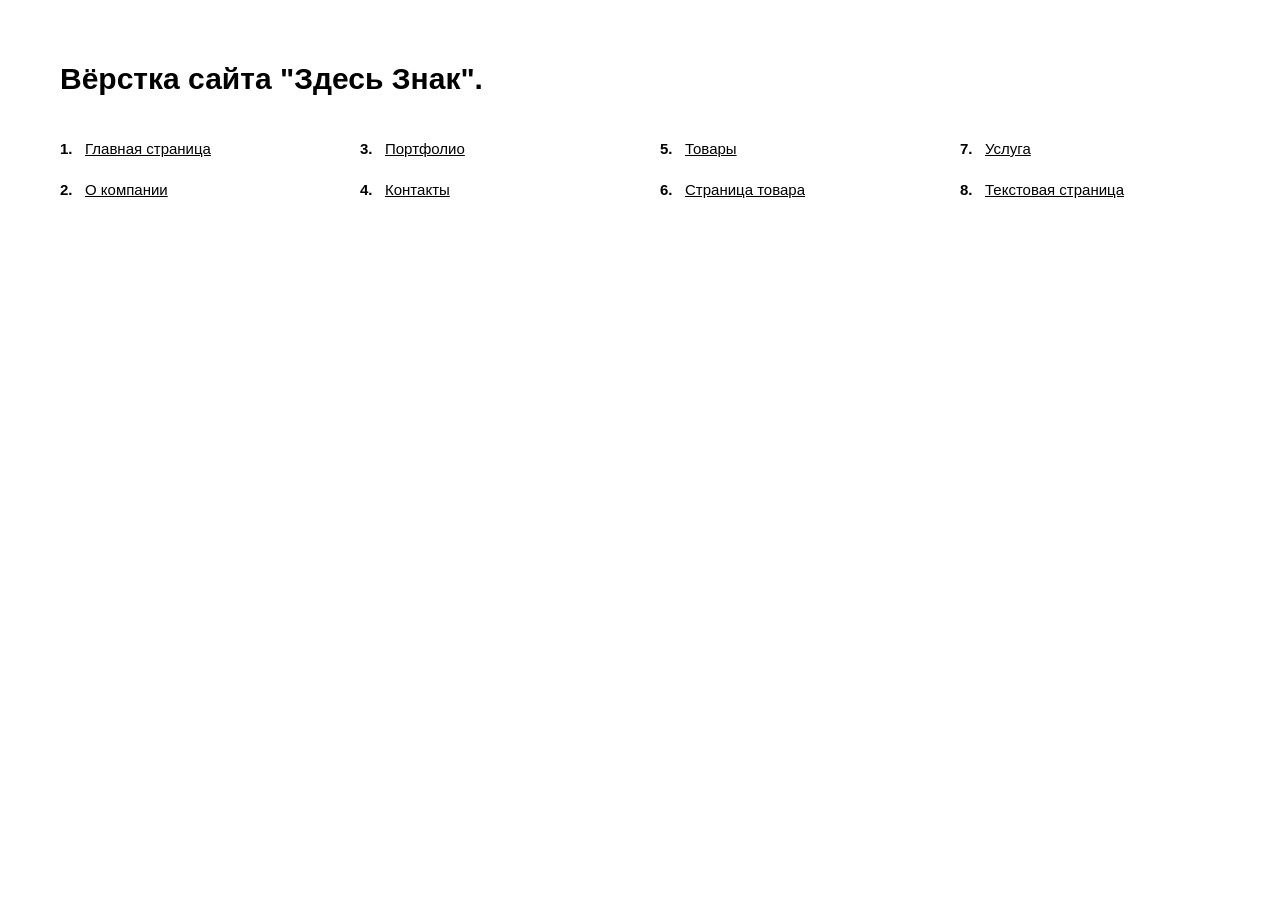
<file: demo_links.html>
<!DOCTYPE html>
<html lang="ru">
	<head>
		<meta http-equiv="Content-Type" content="text/html; charset=utf-8">

		<!-- Адаптирование страницы для мобильных устройств -->
		<meta name="viewport" content="width=device-width, initial-scale=1, maximum-scale=1">

		<!-- Запрет распознования номера телефона -->
		<meta name="format-detection" content="telephone=no">
		<meta name="SKYPE_TOOLBAR" content ="SKYPE_TOOLBAR_PARSER_COMPATIBLE">

		<style>
			*
			{
			    box-sizing: border-box;
			    margin: 0;
			    padding: 0;
			}

			*:before,
			*:after
			{
			    box-sizing: border-box;
			}


			.demo_links
			{
			    padding: 60px;
			}

			.demo_links .title
			{
			    font-family: Arial, 'Helvetica Neue', Helvetica, sans-serif;
			    font-size: 30px;
			    font-weight: 700;
			    line-height: 38px;

			    margin-bottom: 40px;
			}

			.demo_links ol
			{
			    font-family: Arial, 'Helvetica Neue', Helvetica, sans-serif;
			    font-size: 15px;
			    line-height: 21px;

			    counter-reset: li;

			    column-gap: 40px;
			    column-count: 4;
			}

			.demo_links ol li
			{
			    position: relative;

			    display: block;
			    overflow: hidden;

			    padding-left: 25px;

			    list-style-type: none;

			    transform: translateZ(0);

			    --webkit-column-break-inside: avoid;
			    page-break-inside: avoid;
			    break-inside: avoid;
			}

			.demo_links ol li + li
			{
			    margin-top: 20px;
			}

			.demo_links ol li:before
			{
			    color: var(--text_color);
			    font-weight: 700;

			    position: absolute;
			    top: 0;
			    left: 0;

			    content: counters(li, '.') '.';
			    counter-increment: li;
			}


			.demo_links li a
			{
			    color: #000;
			}

			.demo_links li a:hover
			{
			    text-decoration: none;
			}


			@media (max-width: 1279px)
			{
			    .demo_links ol
			    {
			        column-count: 3;
			    }
			}


			@media (max-width: 1023px)
			{
			    .demo_links
			    {
			        padding: 40px;
			    }

			    .demo_links .title
			    {
			        font-size: 28px;
			        line-height: 34px;

			        margin-bottom: 25px;
			    }

			    .demo_links ol
			    {
			        column-count: 2;
			    }
			}


			@media (max-width: 767px)
			{
			    .demo_links
			    {
			        padding: 30px;
			    }

			    .demo_links .title
			    {
			        font-size: 26px;
			        line-height: 32px;
			    }

			    .demo_links ol
			    {
			        column-gap: 40px;
			    }
			}


			@media (max-width: 479px)
			{
			    .demo_links
			    {
			        padding: 20px;
			    }

			    .demo_links .title
			    {
			        font-size: 22px;
			        line-height: 28px;

			        margin-bottom: 25px;
			    }

			    .demo_links ol
			    {
			        column-count: 1;
			    }

			    .demo_links ol li + li
			    {
			        margin-top: 15px;
			    }
			}

		</style>
	</head>

	<body>
		<div class="demo_links">
			<div class="title">Вёрстка сайта "Здесь Знак".</div>

			<ol>
				<li><a href="./index.html" target="_blank">Главная страница</a></li>
				<li><a href="./about.html" target="_blank">О компании</a></li>
				<li><a href="./cases.html" target="_blank">Портфолио</a></li>
				<li><a href="./contacts.html" target="_blank">Контакты</a></li>
				<li><a href="./products.html" target="_blank">Товары</a></li>
				<li><a href="./product.html" target="_blank">Страница товара</a></li>
				<li><a href="./service.html" target="_blank">Услуга</a></li>
				<li><a href="./text_page.html" target="_blank">Текстовая страница</a></li>
			</ol>
		</div>
	</body>
</html>
</file>
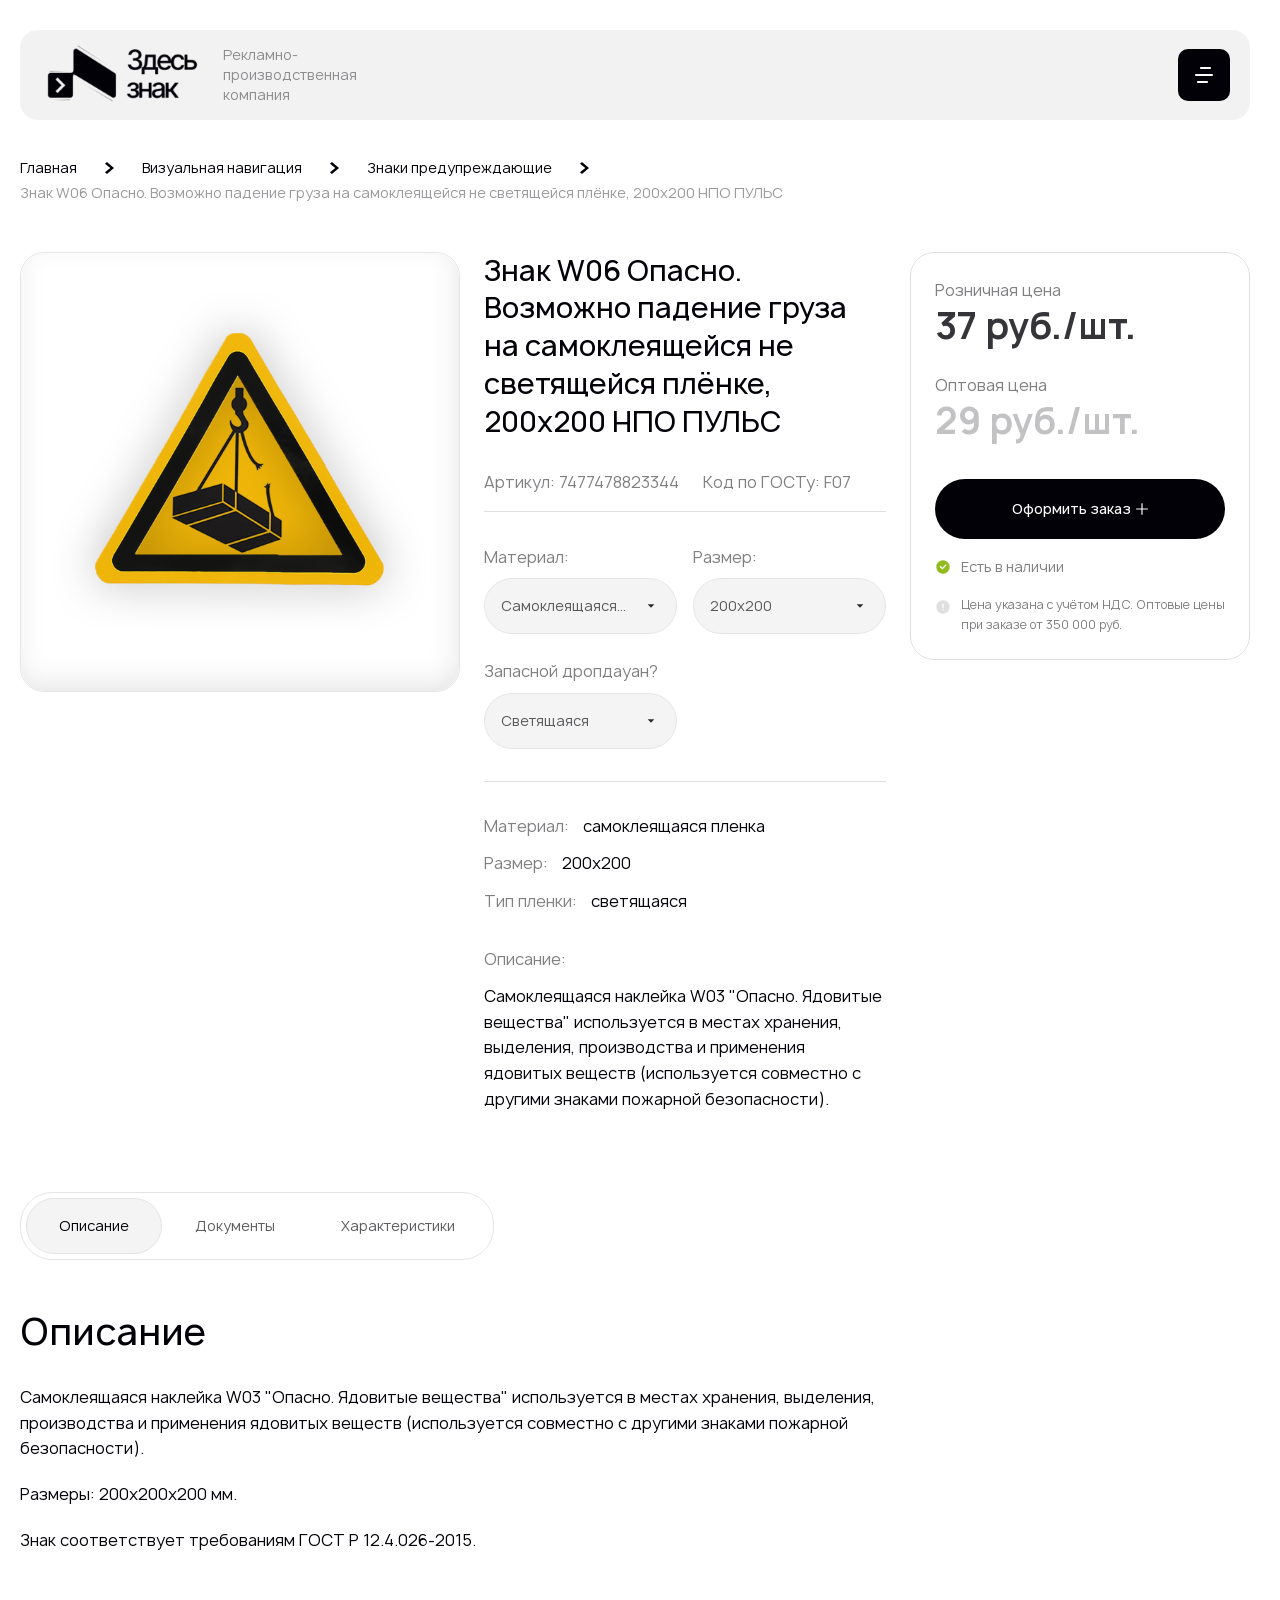
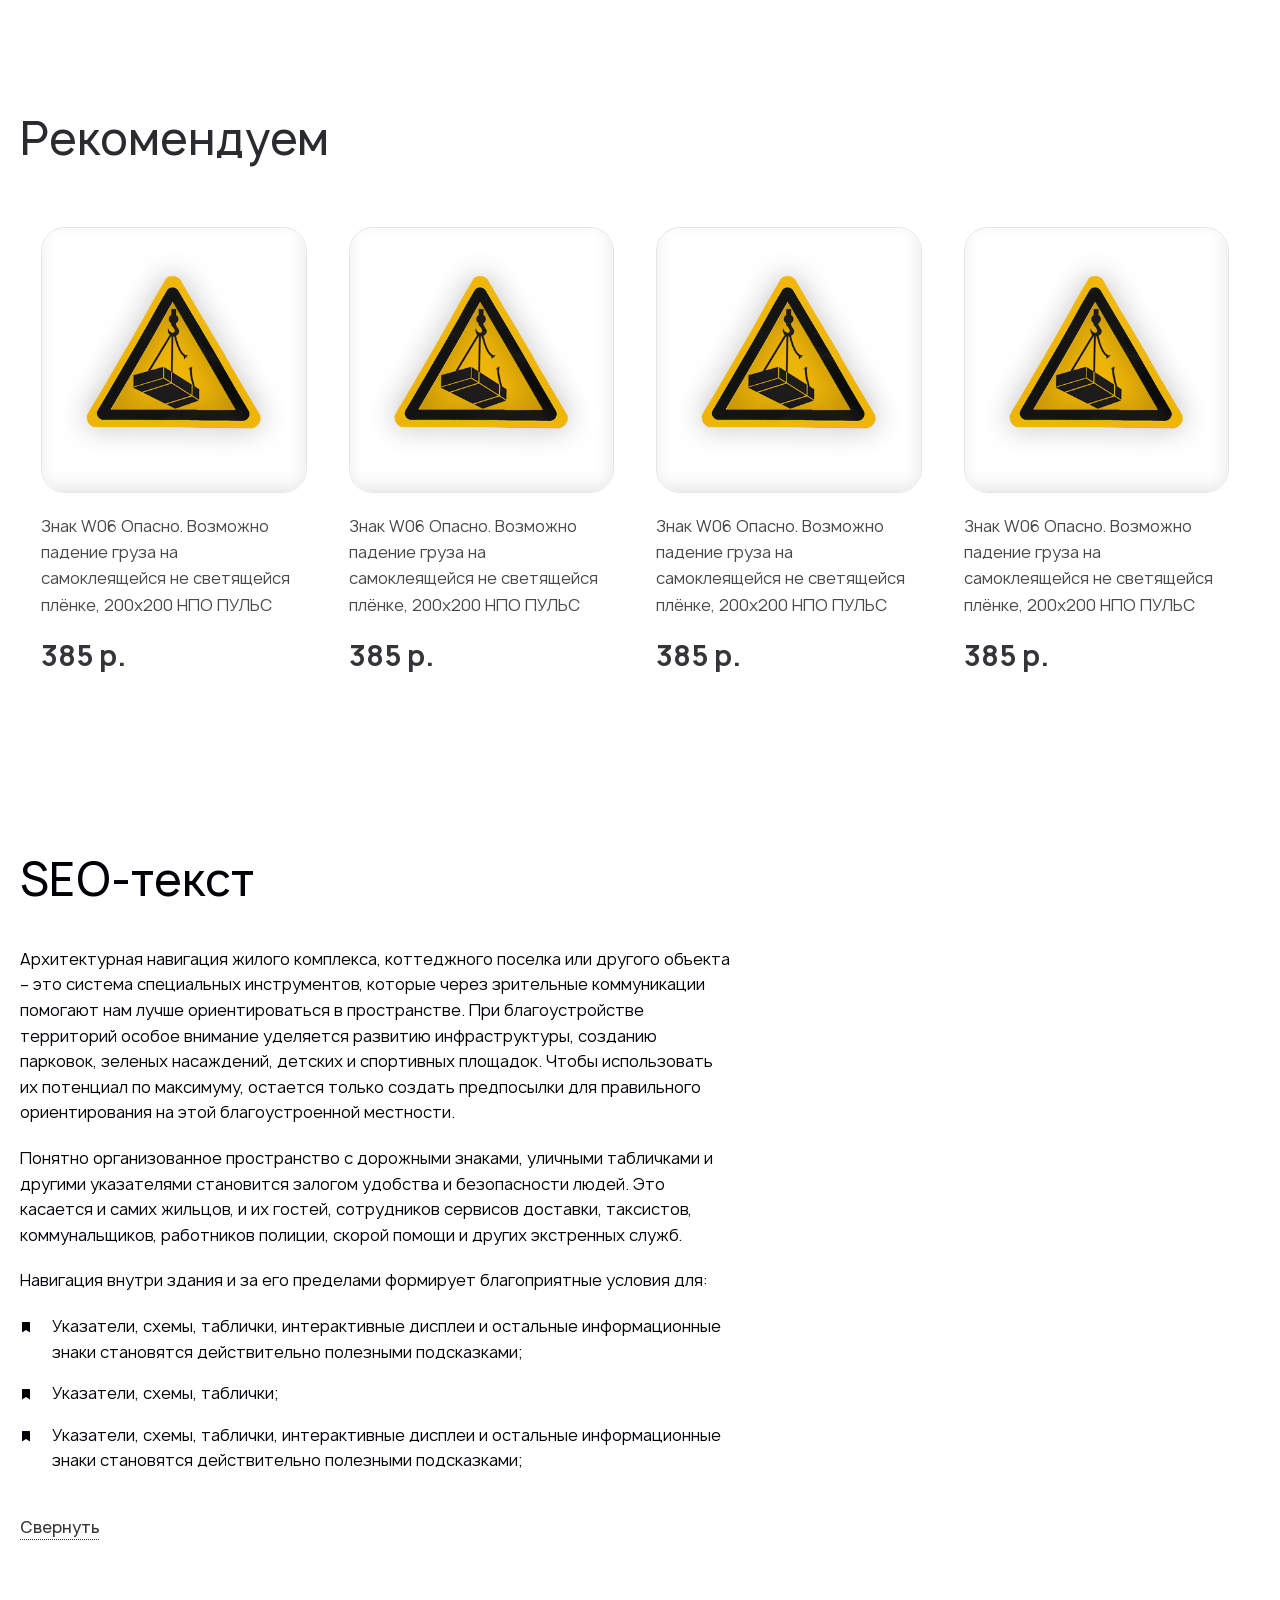
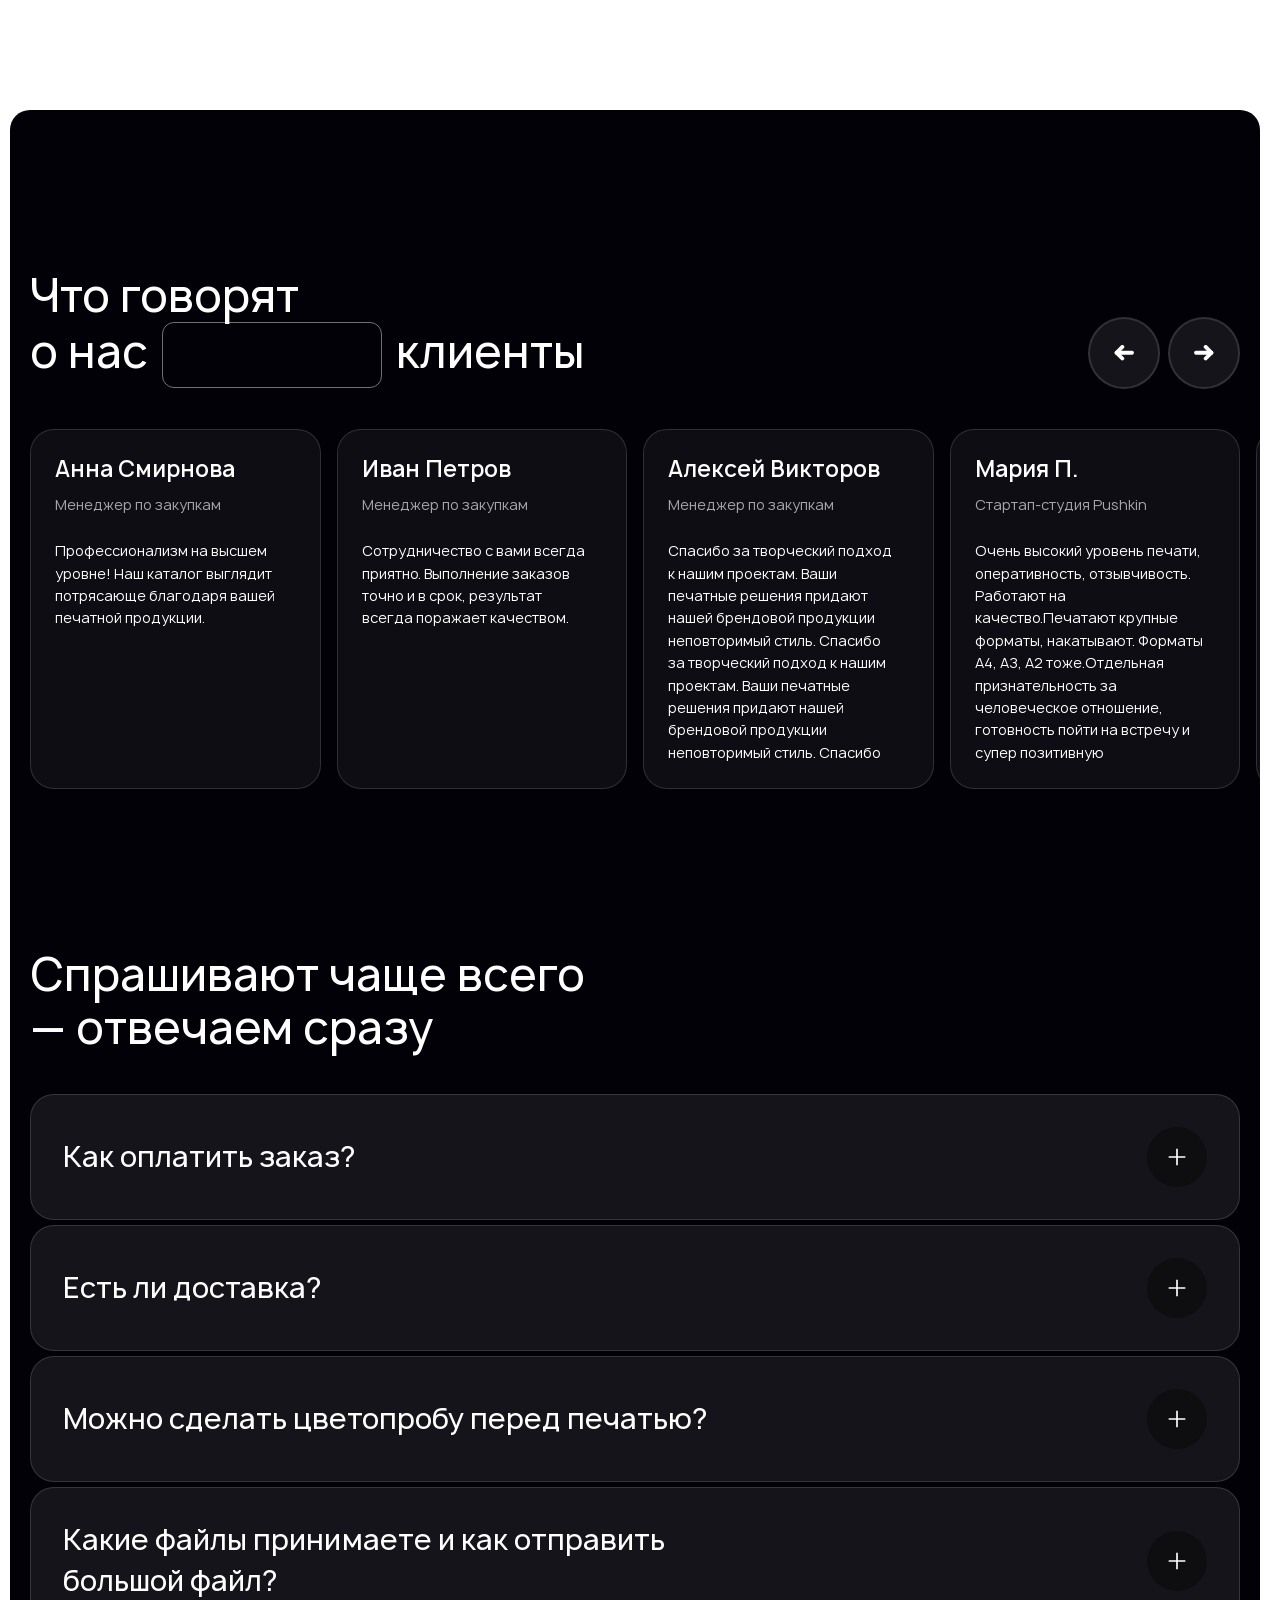
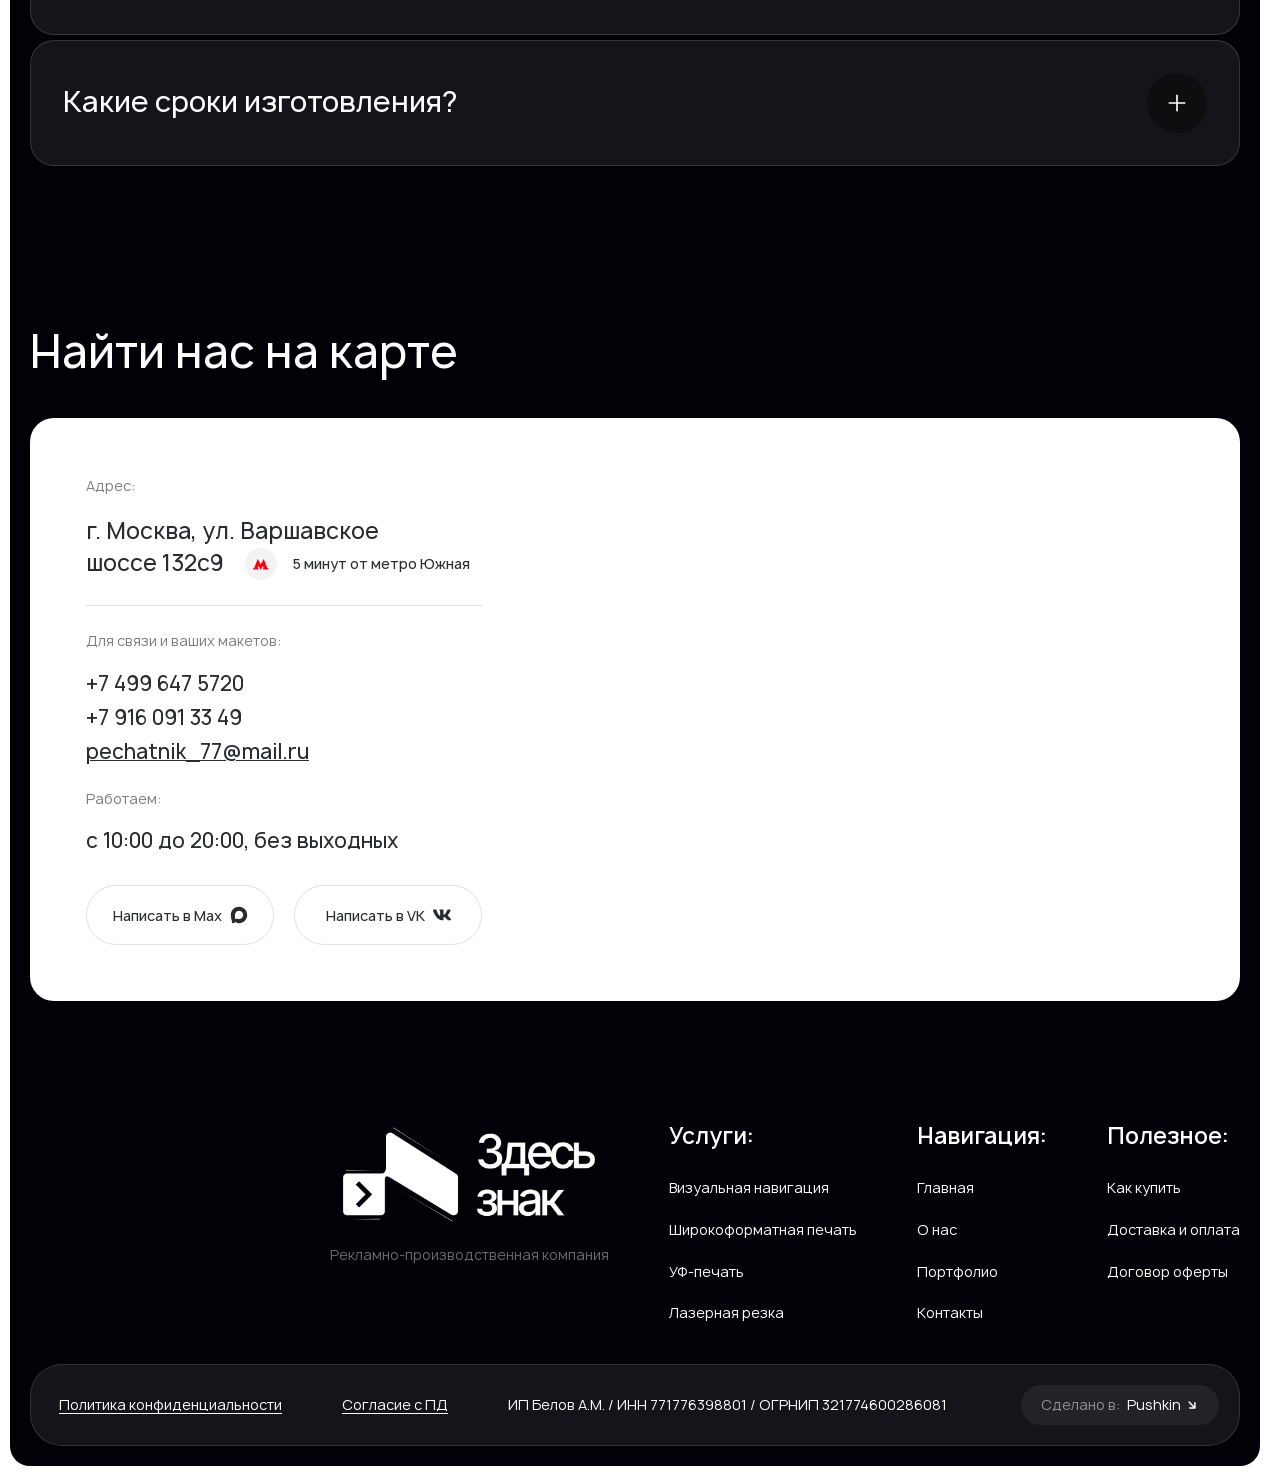
<file: product.html>
<!DOCTYPE html>
<html lang="ru">
	<head>
		<meta http-equiv="Content-Type" content="text/html; charset=utf-8">

		<!-- Adapting the page for mobile devices -->
		<meta name="viewport" content="width=device-width, initial-scale=1, maximum-scale=1">

		<!-- Prohibition of phone number recognition -->
		<meta name="format-detection" content="telephone=no">
		<meta name="SKYPE_TOOLBAR" content ="SKYPE_TOOLBAR_PARSER_COMPATIBLE">

		<!-- Page title -->
		<title>Заголовок страницы</title>

		<!-- Meta description -->
		<meta name="description" content="">

		<!-- Meta Keywords -->
		<meta name="keywords" content="">

		<!-- Changing the color of the mobile browser panel -->
		<meta name="msapplication-TileColor" content="#010107">
		<meta name="theme-color" content="#010107">

		<!-- Connecting style files -->
		<link rel="stylesheet" href="css/reset.css">
		<link rel="stylesheet" href="css/swiper-bundle.min.css">
		<link rel="stylesheet" href="css/swiper.css">
		<link rel="stylesheet" href="css/fancybox.css">
		<link rel="stylesheet" href="css/styles.css">
		<link rel="stylesheet" href="css/fonts.css">

		<link rel="stylesheet" href="css/response_1899.css" media="print, (max-width: 1899px)">
		<link rel="stylesheet" href="css/response_1439.css" media="print, (max-width: 1439px)">
		<link rel="stylesheet" href="css/response_1279.css" media="print, (max-width: 1279px)">
		<link rel="stylesheet" href="css/response_1023.css" media="print, (max-width: 1023px)">
		<link rel="stylesheet" href="css/response_767.css" media="print, (max-width: 767px)">
	</head>

	<body>
		<div class="wrap">
			<div class="main">
				<header>
					<div class="cont l_w">
						<div class="data">
							<a href="/" class="logo">
								<img src="images/logo_dark.svg" alt="">

								<div class="name">Рекламно-<br>производственная<br> компания</div>
							</a>

							<button class="catalog_btn" popovertarget="catalog_modal">
										<svg class="icon"><use xlink:href="images/sprite.svg#ic_catalog"></use></svg>

										<svg class="icon"><use xlink:href="images/sprite.svg#ic_close"></use></svg>

										<span>Что печатаем</span>
									</button>

									<div class="catalog_modal" id="catalog_modal" popover>
										<div class="grid_row">
											<a href="/" class="item">
												<picture class="icon">
													<img src="images/ic_directions1.png" alt="" loading="lazy">
												</picture>

												<div class="name">Визуальная навигация</div>

												<div class="desc">
													<ul>
														<li>Навигация для ЖК</li>

														<li>Навигация для детского сада</li>

														<li>Навигация для детского сада</li>
													</ul>

													<p>+ 24 назначения ...</p>
												</div>

												<div class="arr">
													<svg><use xlink:href="images/sprite.svg#ic_arr_hor"></use></svg>
												</div>
											</a>

											<a href="/" class="item">
												<picture class="icon">
													<img src="images/ic_directions1.png" alt="" loading="lazy">
												</picture>

												<div class="name">Визуальная навигация</div>

												<div class="desc">
													<ul>
														<li>Навигация для ЖК</li>

														<li>Навигация для детского сада</li>

														<li>Навигация для детского сада</li>
													</ul>

													<p>+ 24 назначения ...</p>
												</div>

												<div class="arr">
													<svg><use xlink:href="images/sprite.svg#ic_arr_hor"></use></svg>
												</div>
											</a>

											<a href="/" class="item">
												<picture class="icon">
													<img src="images/ic_directions1.png" alt="" loading="lazy">
												</picture>

												<div class="name">Визуальная навигация</div>

												<div class="desc">
													<ul>
														<li>Навигация для ЖК</li>

														<li>Навигация для детского сада</li>

														<li>Навигация для детского сада</li>
													</ul>

													<p>+ 24 назначения ...</p>
												</div>

												<div class="arr">
													<svg><use xlink:href="images/sprite.svg#ic_arr_hor"></use></svg>
												</div>
											</a>

											<a href="/" class="item">
												<picture class="icon">
													<img src="images/ic_directions1.png" alt="" loading="lazy">
												</picture>

												<div class="name">Визуальная навигация</div>

												<div class="desc">
													<ul>
														<li>Навигация для ЖК</li>

														<li>Навигация для детского сада</li>

														<li>Навигация для детского сада</li>
													</ul>

													<p>+ 24 назначения ...</p>
												</div>

												<div class="arr">
													<svg><use xlink:href="images/sprite.svg#ic_arr_hor"></use></svg>
												</div>
											</a>
										</div>
									</div>

							<nav class="menu">
								<div class="item">
									<a href="/">Главная</a>
								</div>

								<div class="item">
									<a href="/">О нас</a>
								</div>

								<div class="item">
									<a href="/">Портфолио</a>
								</div>

								<div class="item">
									<a href="/">Контакты</a>
								</div>
							</nav>

							<div class="contacts">
								<div>
									<div class="work_time">Работаем: с 10:00 до 20:00, без выходных</div>

									<div class="address">г. Москва, ул. Варшавское шоссе 132с9</div>
								</div>

								<div>
									<div class="label">Для связи:</div>

									<div class="val">
										<div class="phone">
											<a href="tel:+7 499 647 5720">+7 499 647 5720</a>
										</div>

										<div class="messengers">
											<a href="/" target="_blank" rel="noopener nofollow">
												<svg class="icon"><use xlink:href="images/sprite.svg#ic_vk"></use></svg>
											</a>

											<a href="/" target="_blank" rel="noopener nofollow">
												<svg class="icon"><use xlink:href="images/sprite.svg#ic_max"></use></svg>
											</a>
										</div>
									</div>
								</div>
							</div>

							<button class="feedback_btn">Форма для связи</button>

									<button class="mob_menu_btn" popovertarget="mob_menu_modal">
										<svg class="icon"><use xlink:href="images/sprite.svg#ic_catalog"></use></svg>

										<svg class="icon"><use xlink:href="images/sprite.svg#ic_close"></use></svg>
									</button>
								</div>
							</div>
						</header>


						<section class="mob_menu_modal" id="mob_menu_modal" popover>
							<div class="data">
								<div class="menu">
									<div>
										<a href="/" class="sub_link">
											<span>Что печатаем</span>

											<svg class="icon"><use xlink:href="images/sprite.svg#ic_arr_hor"></use></svg>
										</a>

										<div class="sub">
											<button class="back_btn">
												<svg class="icon"><use xlink:href="images/sprite.svg#ic_arr_hor"></use></svg>

												<span>Что печатаем</span>
											</button>

											<div class="items">
												<div><a href="/">Визуальная навигация</a></div>

												<div><a href="/">Широкоформатная печать</a></div>

												<div><a href="/">УФ-печать</a></div>

												<div><a href="/">Лазерная резка</a></div>
											</div>
										</div>
									</div>

									<div><a href="/">
										<span>Главная</span>
									</a></div>

									<div><a href="/">
										<span>О нас</span>
									</a></div>

									<div><a href="/">
										<span>Портфолио</span>
									</a></div>

									<div><a href="/">
										<span>Контакты</span>
									</a></div>
								</div>

								<div class="contacts">
									<div>
										<div class="work_time">Работаем: с 10:00 до 20:00, без выходных</div>

										<div class="address">г. Москва, ул. Варшавское шоссе 132с9</div>
									</div>

									<div>
										<div class="label">Для связи:</div>

										<div class="val">
											<div class="phone">
												<a href="tel:+7 499 647 5720">+7 499 647 5720</a>
											</div>

											<div class="messengers">
												<a href="/" target="_blank" rel="noopener nofollow">
													<svg class="icon"><use xlink:href="images/sprite.svg#ic_vk"></use></svg>
												</a>

												<a href="/" target="_blank" rel="noopener nofollow">
													<svg class="icon"><use xlink:href="images/sprite.svg#ic_max"></use></svg>
												</a>
											</div>
										</div>
									</div>
								</div>

								<button class="feedback_btn">Форма для связи</button>
							</div>
						</section>


				<section class="page_head s_m">
					<div class="cont l_w">
						<div class="breadcrumbs">
							<a href="/">Главная</a>

							<svg class="sep"><use xlink:href="images/sprite.svg#ic_bread_sep"></use></svg>

							<a href="/">Визуальная навигация</a>

							<svg class="sep"><use xlink:href="images/sprite.svg#ic_bread_sep"></use></svg>

							<a href="/">Знаки предупреждающие</a>

							<svg class="sep"><use xlink:href="images/sprite.svg#ic_bread_sep"></use></svg>

							<span class="current">Знак W06 Опасно. Возможно падение груза на самоклеящейся не светящейся плёнке, 200х200 НПО ПУЛЬС</span>
						</div>
					</div>
				</section>


				<section class="product_info block">
					<div class="cont l_w">
						<div class="col">
							<div class="row">
								<picture class="image">
									<img src="images/tmp/product_img.jpg" alt="" fetchpriority="high" class="cover">
								</picture>

								<div class="data">
									<h1 class="title">Знак W06 Опасно. Возможно падение груза на самоклеящейся не светящейся плёнке, 200х200 НПО ПУЛЬС</h1>

									<div class="info">
										<div>Артикул: 7477478823344</div>

										<div>Код по ГОСТу: F07</div>
									</div>

									<form action="" class="options">
										<div class="grid_row">
											<div class="line">
												<div class="label">Материал:</div>

												<div class="field">
													<select name="" data-placeholder=" ">
														<option value="1" selected>Самоклеящаяся пленка</option>
														<option value="2">Вариант 2</option>
														<option value="3">Вариант 3</option>
													</select>

													<svg class="arr"><use xlink:href="images/sprite.svg#ic_arr_ver"></use></svg>
												</div>
											</div>

											<div class="line">
												<div class="label">Размер:</div>

												<div class="field">
													<select name="" data-placeholder=" ">
														<option value="1" selected>200х200</option>
														<option value="2">Вариант 2</option>
														<option value="3">Вариант 3</option>
													</select>

													<svg class="arr"><use xlink:href="images/sprite.svg#ic_arr_ver"></use></svg>
												</div>
											</div>

											<div class="line">
												<div class="label">Запасной дропдауан?</div>

												<div class="field">
													<select name="" data-placeholder=" ">
														<option value="1" selected>Светящаяся</option>
														<option value="2">Вариант 2</option>
														<option value="3">Вариант 3</option>
													</select>

													<svg class="arr"><use xlink:href="images/sprite.svg#ic_arr_ver"></use></svg>
												</div>
											</div>
										</div>
									</form>

									<div class="features">
										<div>
											<span class="label">Материал:</span>

											<span class="val">самоклеящаяся пленка</span>
										</div>

										<div>
											<span class="label">Размер:</span>

											<span class="val">200х200</span>
										</div>

										<div>
											<span class="label">Тип пленки:</span>

											<dspaniv class="val">светящаяся</span>
										</div>
									</div>

									<div class="desc">
										<div class="label">Описание:</div>

										<div class="val">Самоклеящаяся наклейка W03 "Опасно. Ядовитые вещества" используется в местах хранения, выделения, производства и применения ядовитых веществ (используется совместно с другими знаками пожарной безопасности).</div>
									</div>
								</div>
							</div>

							<div class="buy mob">
								<div class="price">
									<div class="label">Розничная цена</div>

									<div class="val">37 руб./шт.</div>
								</div>

								<div class="price">
									<div class="label">Оптовая цена</div>

									<div class="val grey">29 руб./шт.</div>
								</div>

								<button class="buy_btn">
									<span>Оформить заказ</span>

									<svg class="icon"><use xlink:href="images/sprite.svg#ic_plus"></use></svg>
								</button>

								<div class="status">
									<picture class="icon">
										<img src="images/ic_product_status_ok.svg" alt="" loading="lazy">
									</picture>

									<span>Есть в наличии</span>
								</div>

								<div class="notice">
									<svg class="icon"><use xlink:href="images/sprite.svg#ic_notice"></use></svg>

									<span>Цена указана с учётом НДС. Оптовые цены при заказе от 350 000 руб.</span>
								</div>
							</div>

							<div class="product_data tabs_container">
								<div class="tabs">
									<button data-content="#tab1" data-level="level1" class="btn active">Описание</button>

									<button data-content="#tab2" data-level="level1" class="btn">Документы</button>

									<button data-content="#tab3" data-level="level1" class="btn">Характеристики</button>
								</div>

								<div class="tab_content level1 active" id="tab1">
									<div class="description">
										<div class="title">Описание</div>

										<div class="text_block">
											<p>Самоклеящаяся наклейка W03 "Опасно. Ядовитые вещества" используется в местах хранения, выделения, производства и применения ядовитых веществ (используется совместно с другими знаками пожарной безопасности).</p>

											<p>Размеры: 200х200х200 мм.</p>

											<p>Знак соответствует требованиям ГОСТ Р 12.4.026-2015.</p>
										</div>
									</div>
								</div>

								<div class="tab_content level1" id="tab2">
									<div class="documents">
										<div class="title">Документы</div>

										<div class="grid_row">
											<a href="/" class="file">
												<svg class="icon"><use xlink:href="images/sprite.svg#ic_download"></use></svg>

												<div class="name">Сертификат соответствия</div>

												<div class="size">2,6 мб</div>
											</a>

											<a href="/" class="file">
												<svg class="icon"><use xlink:href="images/sprite.svg#ic_download"></use></svg>

												<div class="name">Сертификат соответствия</div>

												<div class="size">2,6 мб</div>
											</a>

											<a href="/" class="file">
												<svg class="icon"><use xlink:href="images/sprite.svg#ic_download"></use></svg>

												<div class="name">Сертификат соответствия</div>

												<div class="size">2,6 мб</div>
											</a>
										</div>
									</div>
								</div>

								<div class="tab_content level1" id="tab3">
									<div class="features">
										<div class="title">Характеристики</div>

										<div class="text_block">
											<table>
												<thead>
													<tr>
														<th>Название</th>
														<th>Описание</th>
													</tr>
												</thead>

												<tbody>
													<tr>
														<td><b>Версии Висконти и Озона</b></td>

														<td>Почти дословно следуют тексту. Главное различие — в настроении. Висконти делал акцент на гнетущей, удушающей жаре — у Озона этот элемент почти отсутствует.</td>
													</tr>

													<tr>
														<td><b>Версии Висконти и Озона</b></td>

														<td>Почти дословно следуют тексту. Главное различие — в настроении. Висконти делал акцент на гнетущей, удушающей жаре — у Озона этот элемент почти отсутствует.</td>
													</tr>

													<tr>
														<td><b>Версии Висконти и Озона</b></td>

														<td>Почти дословно следуют тексту. Главное различие — в настроении. Висконти делал акцент на гнетущей, удушающей жаре — у Озона этот элемент почти отсутствует.</td>
													</tr>

													<tr>
														<td><b>Версии Висконти и Озона</b></td>

														<td>Почти дословно следуют тексту. Главное различие — в настроении. Висконти делал акцент на гнетущей, удушающей жаре — у Озона этот элемент почти отсутствует.</td>
													</tr>

													<tr>
														<td><b>Версии Висконти и Озона</b></td>

														<td>Почти дословно следуют тексту. Главное различие — в настроении. Висконти делал акцент на гнетущей, удушающей жаре — у Озона этот элемент почти отсутствует.</td>
													</tr>
												</tbody>
											</table>
										</div>
									</div>
								</div>
							</div>
						</div>

						<div class="buy">
							<div class="price">
								<div class="label">Розничная цена</div>

								<div class="val">37 руб./шт.</div>
							</div>

							<div class="price">
								<div class="label">Оптовая цена</div>

								<div class="val grey">29 руб./шт.</div>
							</div>

							<button class="buy_btn">
								<span>Оформить заказ</span>

								<svg class="icon"><use xlink:href="images/sprite.svg#ic_plus"></use></svg>
							</button>

							<div class="status">
								<picture class="icon">
									<img src="images/ic_product_status_ok.svg" alt="" loading="lazy">
								</picture>

								<span>Есть в наличии</span>
							</div>

							<div class="notice">
								<svg class="icon"><use xlink:href="images/sprite.svg#ic_notice"></use></svg>

								<span>Цена указана с учётом НДС. Оптовые цены при заказе от 350 000 руб.</span>
							</div>
						</div>
					</div>
				</section>


				<section class="products block">
					<div class="cont">
						<div class="block_head">
							<div class="title">Рекомендуем</div>
						</div>
					</div>

					<div class="cont l_w">
						<div class="grid_row">
							<div class="product_wrap">
								<div class="product">
									<picture class="thumb">
										<img src="images/tmp/product_thumb.png" alt="" loading="lazy" class="cover">
									</picture>

									<div class="info">
										<div class="name">
											<a href="/">Знак W06 Опасно. Возможно падение груза на самоклеящейся не светящейся плёнке, 200х200 НПО ПУЛЬС</a>
										</div>

										<div class="price">385 р.</div>
									</div>

									<form action="" class="buy">
										<div class="field">
											<select name="" data-placeholder="Материал">
												<option value="1">Вариант 1</option>
												<option value="2">Вариант 2</option>
												<option value="3">Вариант 3</option>
											</select>

											<svg class="arr"><use xlink:href="images/sprite.svg#ic_arr_ver"></use></svg>
										</div>

										<div class="field">
											<select name="" data-placeholder="Размер">
												<option value="1">Вариант 1</option>
												<option value="2">Вариант 2</option>
												<option value="3">Вариант 3</option>
											</select>

											<svg class="arr"><use xlink:href="images/sprite.svg#ic_arr_ver"></use></svg>
										</div>

										<button type="submit" class="submit_btn">
											<span>Оформить заказ</span>

											<svg class="icon"><use xlink:href="images/sprite.svg#ic_plus"></use></svg>
										</button>
									</form>
								</div>
							</div>

							<div class="product_wrap">
								<div class="product">
									<picture class="thumb">
										<img src="images/tmp/product_thumb.png" alt="" loading="lazy" class="cover">
									</picture>

									<div class="info">
										<div class="name">
											<a href="/">Знак W06 Опасно. Возможно падение груза на самоклеящейся не светящейся плёнке, 200х200 НПО ПУЛЬС</a>
										</div>

										<div class="price">385 р.</div>
									</div>

									<form action="" class="buy">
										<div class="field">
											<select name="" data-placeholder="Материал">
												<option value="1">Вариант 1</option>
												<option value="2">Вариант 2</option>
												<option value="3">Вариант 3</option>
											</select>

											<svg class="arr"><use xlink:href="images/sprite.svg#ic_arr_ver"></use></svg>
										</div>

										<div class="field">
											<select name="" data-placeholder="Размер">
												<option value="1">Вариант 1</option>
												<option value="2">Вариант 2</option>
												<option value="3">Вариант 3</option>
											</select>

											<svg class="arr"><use xlink:href="images/sprite.svg#ic_arr_ver"></use></svg>
										</div>

										<button type="submit" class="submit_btn">
											<span>Оформить заказ</span>

											<svg class="icon"><use xlink:href="images/sprite.svg#ic_plus"></use></svg>
										</button>
									</form>
								</div>
							</div>

							<div class="product_wrap">
								<div class="product">
									<picture class="thumb">
										<img src="images/tmp/product_thumb.png" alt="" loading="lazy" class="cover">
									</picture>

									<div class="info">
										<div class="name">
											<a href="/">Знак W06 Опасно. Возможно падение груза на самоклеящейся не светящейся плёнке, 200х200 НПО ПУЛЬС</a>
										</div>

										<div class="price">385 р.</div>
									</div>

									<form action="" class="buy">
										<div class="field">
											<select name="" data-placeholder="Материал">
												<option value="1">Вариант 1</option>
												<option value="2">Вариант 2</option>
												<option value="3">Вариант 3</option>
											</select>

											<svg class="arr"><use xlink:href="images/sprite.svg#ic_arr_ver"></use></svg>
										</div>

										<div class="field">
											<select name="" data-placeholder="Размер">
												<option value="1">Вариант 1</option>
												<option value="2">Вариант 2</option>
												<option value="3">Вариант 3</option>
											</select>

											<svg class="arr"><use xlink:href="images/sprite.svg#ic_arr_ver"></use></svg>
										</div>

										<button type="submit" class="submit_btn">
											<span>Оформить заказ</span>

											<svg class="icon"><use xlink:href="images/sprite.svg#ic_plus"></use></svg>
										</button>
									</form>
								</div>
							</div>

							<div class="product_wrap">
								<div class="product">
									<picture class="thumb">
										<img src="images/tmp/product_thumb.png" alt="" loading="lazy" class="cover">
									</picture>

									<div class="info">
										<div class="name">
											<a href="/">Знак W06 Опасно. Возможно падение груза на самоклеящейся не светящейся плёнке, 200х200 НПО ПУЛЬС</a>
										</div>

										<div class="price">385 р.</div>
									</div>

									<form action="" class="buy">
										<div class="field">
											<select name="" data-placeholder="Материал">
												<option value="1">Вариант 1</option>
												<option value="2">Вариант 2</option>
												<option value="3">Вариант 3</option>
											</select>

											<svg class="arr"><use xlink:href="images/sprite.svg#ic_arr_ver"></use></svg>
										</div>

										<div class="field">
											<select name="" data-placeholder="Размер">
												<option value="1">Вариант 1</option>
												<option value="2">Вариант 2</option>
												<option value="3">Вариант 3</option>
											</select>

											<svg class="arr"><use xlink:href="images/sprite.svg#ic_arr_ver"></use></svg>
										</div>

										<button type="submit" class="submit_btn">
											<span>Оформить заказ</span>

											<svg class="icon"><use xlink:href="images/sprite.svg#ic_plus"></use></svg>
										</button>
									</form>
								</div>
							</div>
						</div>
					</div>
				</section>


				<section class="seo_text block">
					<div class="cont">
						<div class="text_block show">
							<h2>SEO-текст</h2>

							<p>Архитектурная навигация жилого комплекса, коттеджного поселка или другого объекта – это система специальных инструментов, которые через зрительные коммуникации помогают нам лучше ориентироваться в пространстве. При благоустройстве территорий особое внимание уделяется развитию инфраструктуры, созданию парковок, зеленых насаждений, детских и спортивных площадок. Чтобы использовать их потенциал по максимуму, остается только создать предпосылки для правильного ориентирования на этой благоустроенной местности.</p>

							<p>Понятно организованное пространство с дорожными знаками, уличными табличками и другими указателями становится залогом удобства и безопасности людей. Это касается и самих жильцов, и их гостей, сотрудников сервисов доставки, таксистов, коммунальщиков, работников полиции, скорой помощи и других экстренных служб.</p>

							<p>Навигация внутри здания и за его пределами формирует благоприятные условия для:</p>

							<ul>
								<li>Указатели, схемы, таблички, интерактивные дисплеи и остальные информационные знаки становятся действительно полезными подсказками;</li>

								<li>Указатели, схемы, таблички;</li>

								<li>Указатели, схемы, таблички, интерактивные дисплеи и остальные информационные знаки становятся действительно полезными подсказками;</li>
							</ul>
						</div>

						<button class="spoler_btn active">
							<span>Показать</span>
							<span>Свернуть</span>
						</button>
					</div>
				</section>


				<section class="bg_dark_wrap">
					<div class="bg top_pad">
						<section class="reviews block">
							<div class="cont">
								<div class="block_head row">
									<div class="title">
										Что говорят<br> о нас

										<video loop muted autoplay class="cover">
											<source src="./main_video.mp4" type="video/mp4">
										</video>

										клиенты
									</div>

									<div class="swiper-controls">
										<button class="swiper-button-prev">
											<svg class="icon"><use xlink:href="images/sprite.svg#ic_arrow_hor"></use></svg>
										</button>

										<button class="swiper-button-next">
											<svg class="icon"><use xlink:href="images/sprite.svg#ic_arrow_hor"></use></svg>
										</button>
									</div>
								</div>
							</div>

							<div class="cont l_w">
								<div class="swiper">
									<div class="swiper-wrapper">
										<div class="swiper-slide">
											<div class="review">
												<div class="author">
													<div class="name">Анна Смирнова</div>

													<div class="post">Менеджер по закупкам</div>
												</div>

												<div class="text">Профессионализм на высшем уровне! Наш каталог выглядит потрясающе благодаря вашей печатной продукции.</div>
											</div>
										</div>

										<div class="swiper-slide">
											<div class="review">
												<div class="author">
													<div class="name">Иван Петров</div>

													<div class="post">Менеджер по закупкам</div>
												</div>

												<div class="text">Сотрудничество с вами всегда приятно. Выполнение заказов точно и в срок, результат всегда поражает качеством.</div>
											</div>
										</div>

										<div class="swiper-slide">
											<div class="review">
												<div class="author">
													<div class="name">Алексей Викторов</div>

													<div class="post">Менеджер по закупкам</div>
												</div>

												<div class="text">Спасибо за творческий подход к нашим проектам. Ваши печатные решения придают нашей брендовой продукции неповторимый стиль. Спасибо за творческий подход к нашим проектам. Ваши печатные решения придают нашей брендовой продукции неповторимый стиль. Спасибо за творческий подход к нашим проектам. Ваши печатные решения придают нашей брендовой продукции неповторимый стиль. Спасибо за творческий подход к нашим проектам. Ваши печатные решения придают нашей брендовой продукции неповторимый стиль.</div>
											</div>
										</div>

										<div class="swiper-slide">
											<div class="review">
												<div class="author">
													<div class="name">Мария П.</div>

													<div class="post">Стартап-студия Pushkin</div>
												</div>

												<div class="text">Очень высокий уровень печати, оперативность, отзывчивость. Работают на качество.Печатают крупные форматы, накатывают. Форматы А4, АЗ, А2 тоже.Отдельная признательность за человеческое отношение, готовность пойти на встречу и супер позитивную атмосферу.Типография от людей людям ❤️</div>
											</div>
										</div>

										<div class="swiper-slide">
											<div class="review">
												<div class="author">
													<div class="name">Роман Полански</div>

													<div class="post">ООО “Горькая луна”</div>
												</div>

												<div class="text">Нужно было напечатать стикеры в очень сжатые сроки, сотрудники оперативно выполнили заказ. Качество печати на высоте. Невероятно приятный и отзывчивый персонал!</div>
											</div>
										</div>

										<div class="swiper-slide">
											<div class="review">
												<div class="author">
													<div class="name">Анна Смирнова</div>

													<div class="post">Менеджер по закупкам</div>
												</div>

												<div class="text">Профессионализм на высшем уровне! Наш каталог выглядит потрясающе благодаря вашей печатной продукции.</div>
											</div>
										</div>

										<div class="swiper-slide">
											<div class="review">
												<div class="author">
													<div class="name">Иван Петров</div>

													<div class="post">Менеджер по закупкам</div>
												</div>

												<div class="text">Сотрудничество с вами всегда приятно. Выполнение заказов точно и в срок, результат всегда поражает качеством.</div>
											</div>
										</div>

										<div class="swiper-slide">
											<div class="review">
												<div class="author">
													<div class="name">Алексей Викторов</div>

													<div class="post">Менеджер по закупкам</div>
												</div>

												<div class="text">Спасибо за творческий подход к нашим проектам. Ваши печатные решения придают нашей брендовой продукции неповторимый стиль. Спасибо за творческий подход к нашим проектам. Ваши печатные решения придают нашей брендовой продукции неповторимый стиль. Спасибо за творческий подход к нашим проектам. Ваши печатные решения придают нашей брендовой продукции неповторимый стиль. Спасибо за творческий подход к нашим проектам. Ваши печатные решения придают нашей брендовой продукции неповторимый стиль.</div>
											</div>
										</div>

										<div class="swiper-slide">
											<div class="review">
												<div class="author">
													<div class="name">Мария П.</div>

													<div class="post">Стартап-студия Pushkin</div>
												</div>

												<div class="text">Очень высокий уровень печати, оперативность, отзывчивость. Работают на качество.Печатают крупные форматы, накатывают. Форматы А4, АЗ, А2 тоже.Отдельная признательность за человеческое отношение, готовность пойти на встречу и супер позитивную атмосферу.Типография от людей людям ❤️</div>
											</div>
										</div>

										<div class="swiper-slide">
											<div class="review">
												<div class="author">
													<div class="name">Роман Полански</div>

													<div class="post">ООО “Горькая луна”</div>
												</div>

												<div class="text">Нужно было напечатать стикеры в очень сжатые сроки, сотрудники оперативно выполнили заказ. Качество печати на высоте. Невероятно приятный и отзывчивый персонал!</div>
											</div>
										</div>
									</div>
								</div>
							</div>
						</section>


						<section class="FAQ block">
							<div class="cont">
								<div class="block_head">
									<div class="title">Спрашивают чаще всего<br> — отвечаем сразу</div>
								</div>

								<div class="accordion">
									<div class="accordion_item">
										<div class="head">
											<div class="title">Как оплатить заказ?</div>

											<div class="icon">
												<svg><use xlink:href="images/sprite.svg#ic_plus"></use></svg>
											</div>
										</div>

										<div class="data">
											<div class="text_block">
												<p>Работаем с физлицами и юрлицами. Можно оплатить картой, по QR-коду или наличными. Нужна дистанционная оплата — выставим счёт или пришлём QR. Закрывающие документы подготовим, просто скажите при оформлении.</p>
											</div>
										</div>
									</div>

									<div class="accordion_item">
										<div class="head">
											<div class="title">Есть ли доставка?</div>

											<div class="icon">
												<svg><use xlink:href="images/sprite.svg#ic_plus"></use></svg>
											</div>
										</div>

										<div class="data">
											<div class="text_block">
												<p>Работаем с физлицами и юрлицами. Можно оплатить картой, по QR-коду или наличными. Нужна дистанционная оплата — выставим счёт или пришлём QR. Закрывающие документы подготовим, просто скажите при оформлении.</p>
											</div>
										</div>
									</div>

									<div class="accordion_item">
										<div class="head">
											<div class="title">Можно сделать цветопробу перед печатью?</div>

											<div class="icon">
												<svg><use xlink:href="images/sprite.svg#ic_plus"></use></svg>
											</div>
										</div>

										<div class="data">
											<div class="text_block">
												<p>Работаем с физлицами и юрлицами. Можно оплатить картой, по QR-коду или наличными. Нужна дистанционная оплата — выставим счёт или пришлём QR. Закрывающие документы подготовим, просто скажите при оформлении.</p>
											</div>
										</div>
									</div>

									<div class="accordion_item">
										<div class="head">
											<div class="title">Какие файлы принимаете и как отправить большой файл?</div>

											<div class="icon">
												<svg><use xlink:href="images/sprite.svg#ic_plus"></use></svg>
											</div>
										</div>

										<div class="data">
											<div class="text_block">
												<p>Работаем с физлицами и юрлицами. Можно оплатить картой, по QR-коду или наличными. Нужна дистанционная оплата — выставим счёт или пришлём QR. Закрывающие документы подготовим, просто скажите при оформлении.</p>
											</div>
										</div>
									</div>

									<div class="accordion_item">
										<div class="head">
											<div class="title">Какие сроки изготовления?</div>

											<div class="icon">
												<svg><use xlink:href="images/sprite.svg#ic_plus"></use></svg>
											</div>
										</div>

										<div class="data">
											<div class="text_block">
												<p>Работаем с физлицами и юрлицами. Можно оплатить картой, по QR-коду или наличными. Нужна дистанционная оплата — выставим счёт или пришлём QR. Закрывающие документы подготовим, просто скажите при оформлении.</p>
											</div>
										</div>
									</div>
								</div>
							</div>
						</section>


						<section class="footer_scroll">
							<section class="contacts_data">
								<div class="cont l_w">
									<div class="block_head">
										<div class="title">Найти нас на карте</div>
									</div>

									<div class="data">
										<div class="item">
											<div class="label">Адрес:</div>

											<div class="address">
												<span>г. Москва, ул. Варшавское<br> шоссе 132с9</span>

												<div class="metro_wrap">
													<div class="metro">
														<div class="icon">
															<svg><use xlink:href="images/sprite.svg#ic_metro"></use></svg>
														</div>

														<span>5 минут от метро Южная</span>
													</div>
												</div>
											</div>
										</div>

										<div class="divider"></div>

										<div class="item">
											<div class="label">Для связи и ваших макетов:</div>

											<div class="val">
												<div class="phone">
													<a href="tel:+7 499 647 5720">+7 499 647 5720</a>
												</div>

												<div class="phone">
													<a href="tel:+7 916 091 33 49">+7 916 091 33 49</a>
												</div>

												<div class="email">
													<a href="mailto:pechatnik_77@mail.ru">pechatnik_77@mail.ru</a>
												</div>
											</div>
										</div>

										<div class="item">
											<div class="label">Работаем:</div>

											<div class="val">
												<div class="work_time">с 10:00 до 20:00, без выходных</div>
											</div>
										</div>

										<div class="messengers">
											<a href="/" target="_blank" rel="noopener nofollow">
												<span>Написать в Max</span>

												<svg class="icon"><use xlink:href="images/sprite.svg#ic_max"></use></svg>
											</a>

											<a href="/" target="_blank" rel="noopener nofollow">
												<span>Написать в VK</span>

												<svg class="icon"><use xlink:href="images/sprite.svg#ic_vk"></use></svg>
											</a>
										</div>
									</div>
								</div>
							</section>


							<section class="footer_scroll_data">
								<section class="contacts_block">
									<div class="cont">
										<div class="block_head">
											<div class="title">Найти нас на карте</div>
										</div>
									</div>

									<div class="cont l_w">
										<div class="map">
											<script type="text/javascript" charset="utf-8" async src="https://api-maps.yandex.ru/services/constructor/1.0/js/?um=constructor%3A505041fcf521520a92480e22ef3f8f84c05cf899552812649a1798e04873deb2&amp;width=100%25&amp;height=100%25&amp;lang=en_FR&amp;scroll=false"></script>
										</div>
									</div>
								</section>


								<footer>
									<div class="cont l_w">
										<div class="logo">
											<img src="images/logo.svg" alt="">

											<div>Рекламно-производственная компания</div>
										</div>

										<div class="menu">
											<div class="title">Услуги:</div>

											<div class="items">
												<div><a href="/">Визуальная навигация</a></div>

												<div><a href="/">Широкоформатная печать</a></div>

												<div><a href="/">УФ-печать</a></div>

												<div><a href="/">Лазерная резка</a></div>
											</div>
										</div>

										<div class="menu">
											<div class="title">Навигация:</div>

											<div class="items">
												<div><a href="/">Главная</a></div>

												<div><a href="/">О нас</a></div>

												<div><a href="/">Портфолио</a></div>

												<div><a href="/">Контакты</a></div>
											</div>
										</div>

										<div class="menu last">
											<div class="title">Полезное:</div>

											<div class="items">
												<div><a href="/">Как купить</a></div>

												<div><a href="/">Доставка и оплата</a></div>

												<div><a href="/">Договор оферты</a></div>
											</div>
										</div>

										<div class="bottom">
											<div class="links">
												<a href="/">Политика конфиденциальности</a>

												<a href="/">Согласие с ПД</a>
											</div>

											<div class="requisites">
												ИП Белов А.М. <span>/</span> ИНН 771776398801 <span>/</span> ОГРНИП 321774600286081
											</div>

											<div class="creator">
												<a href="/">Сделано в: <span>Pushkin</span> <svg class="icon"><use xlink:href="images/sprite.svg#ic_creator_arrow"></use></svg></a>
											</div>
										</div>
									</div>
								</footer>
							</div>
						</section>
					</div>
				</section>
			</div>
		</div>


		<!-- Connecting javascript files -->
		<script src="js/jquery-3.7.1.min.js"></script>
		<script src="js/functions.js"></script>
		<script src="js/swiper-bundle.min.js"></script>
		<script src="js/fancybox.js"></script>
		<script src="js/nice-select2.js"></script>
		<script src="js/scripts.js"></script>
	</body>
</html>
</file>
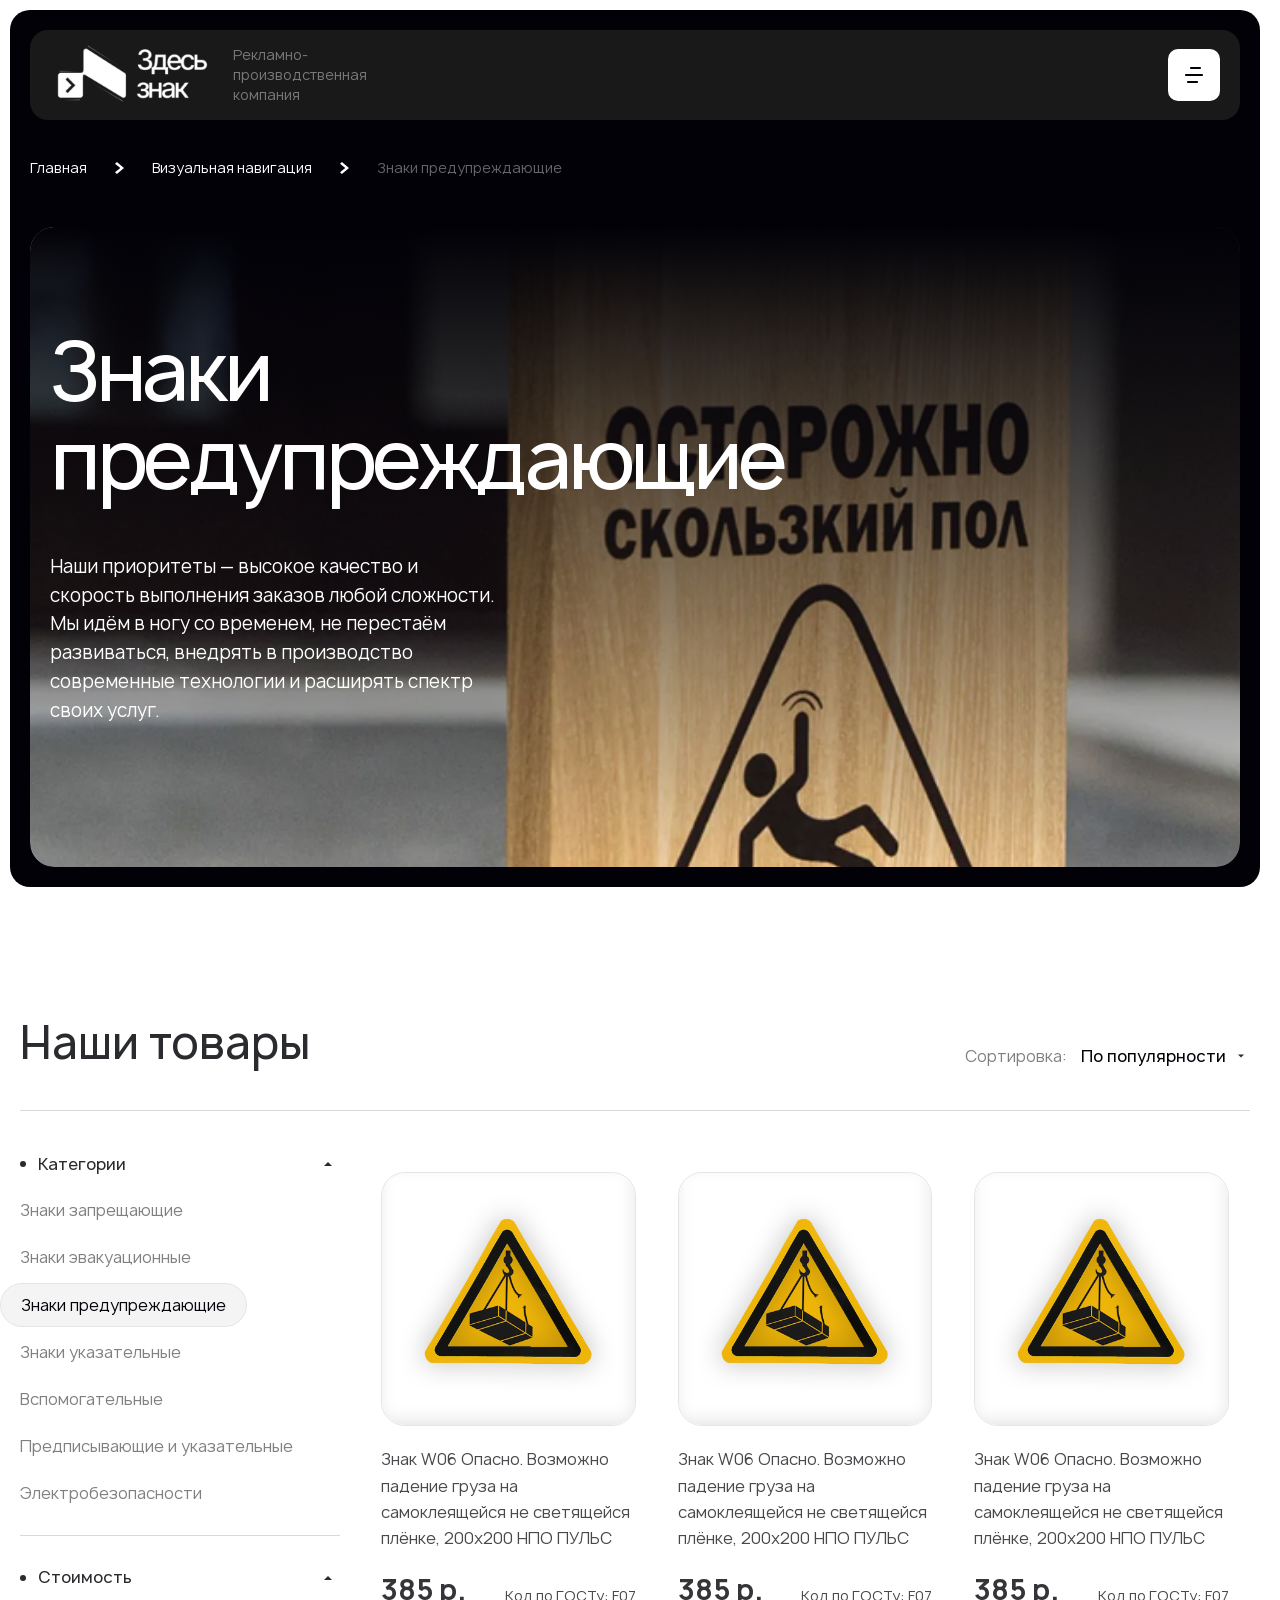
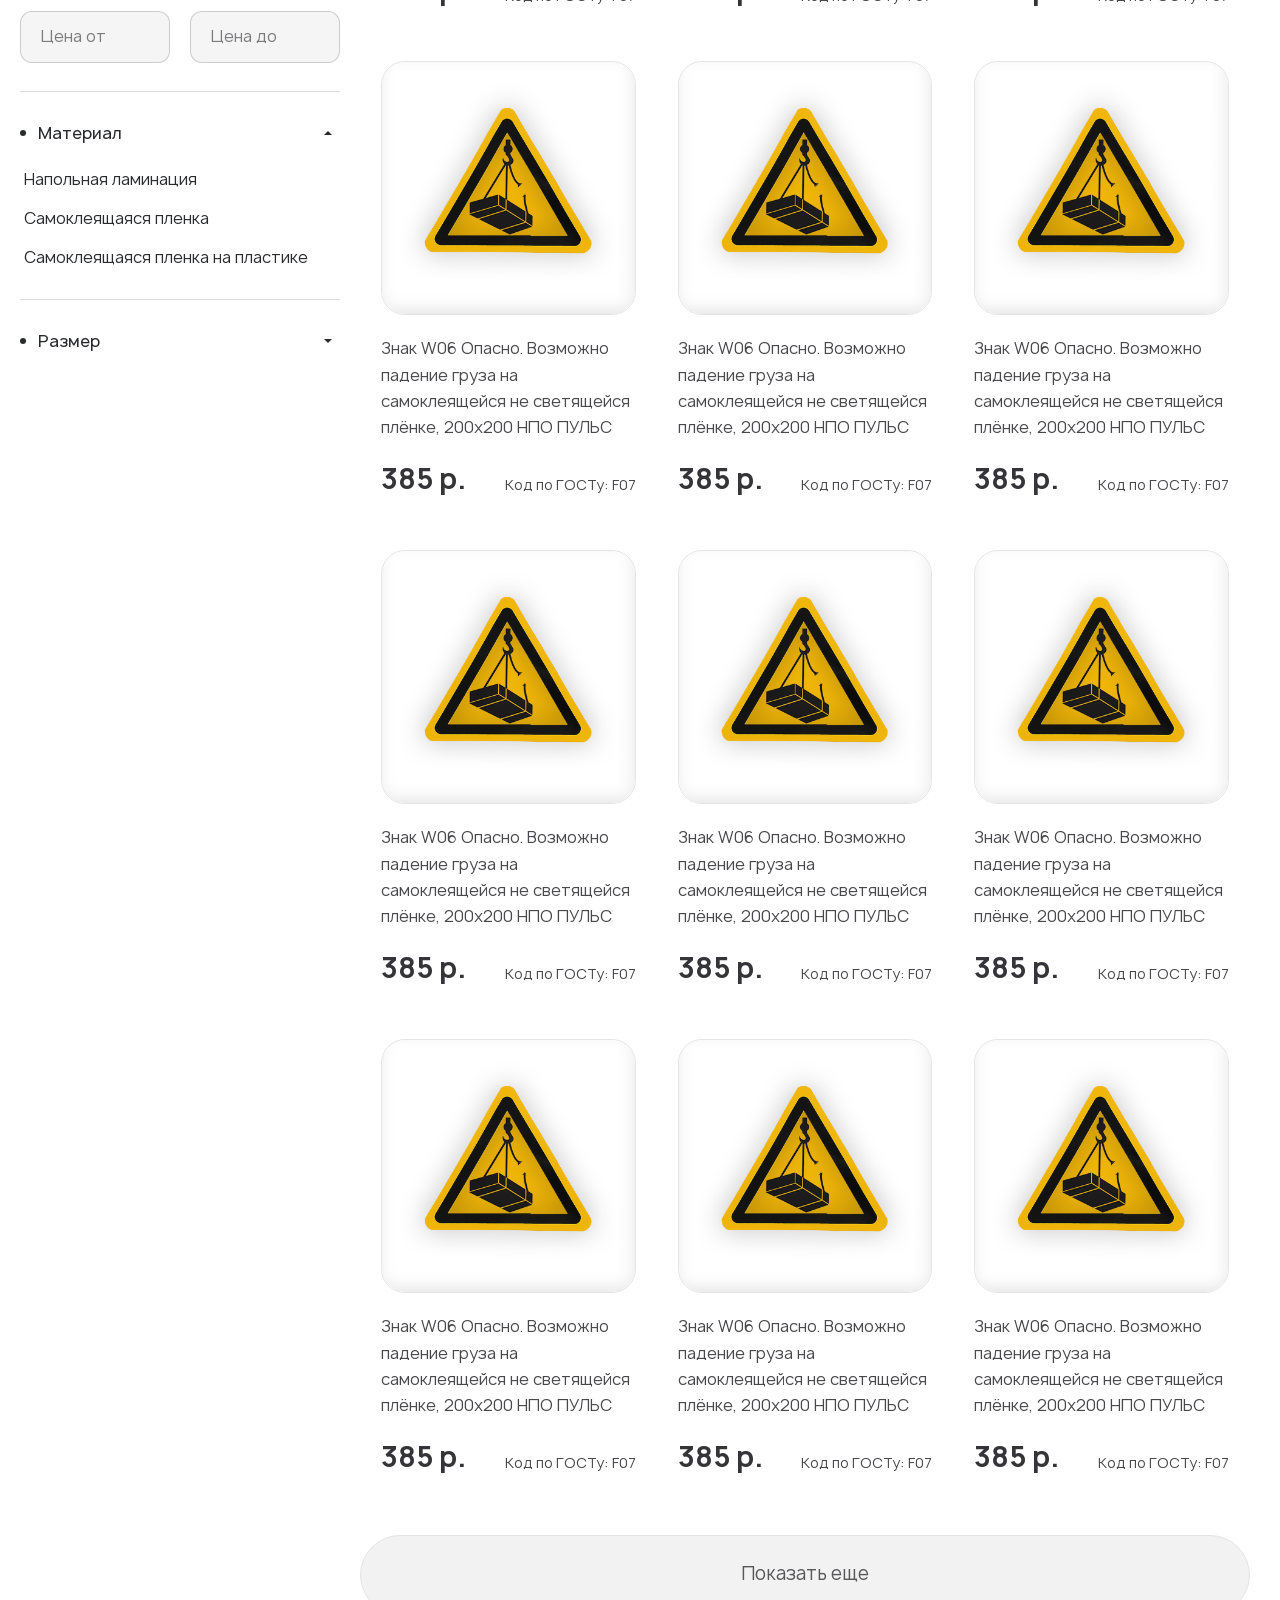
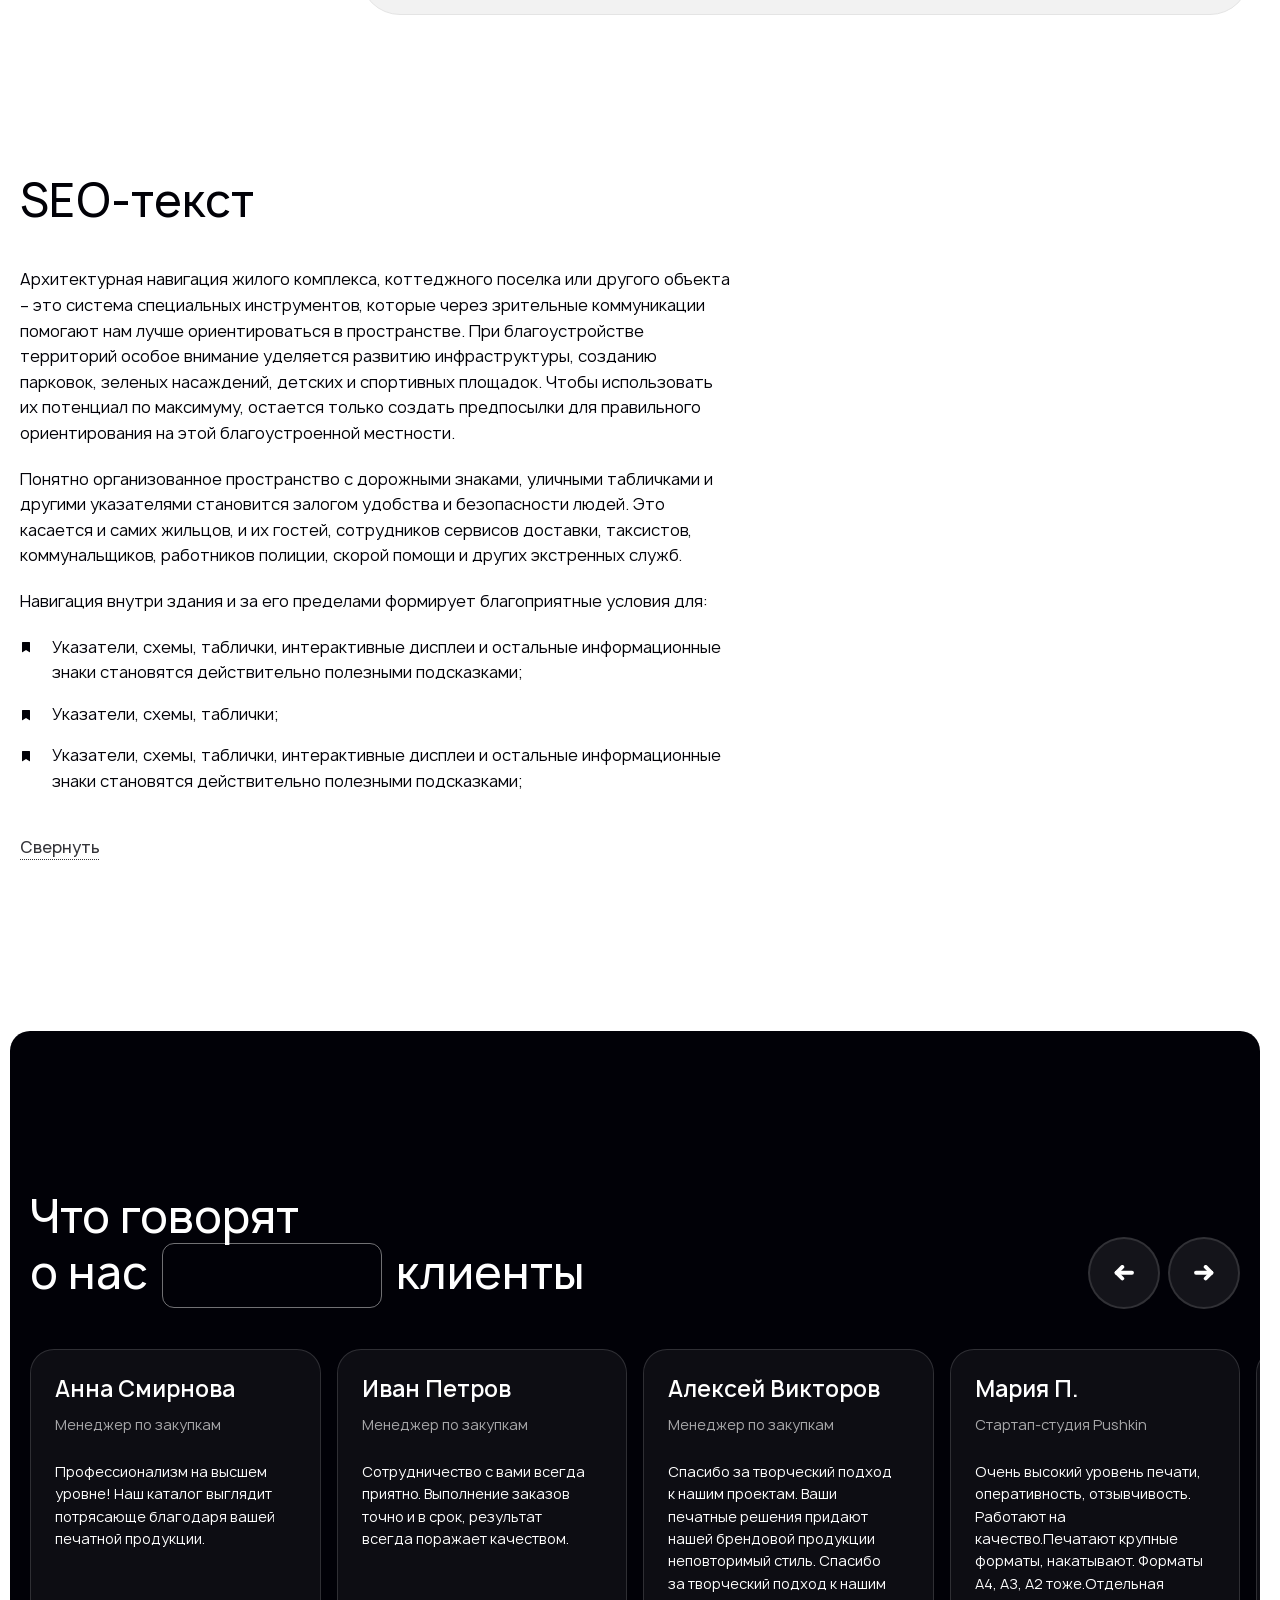
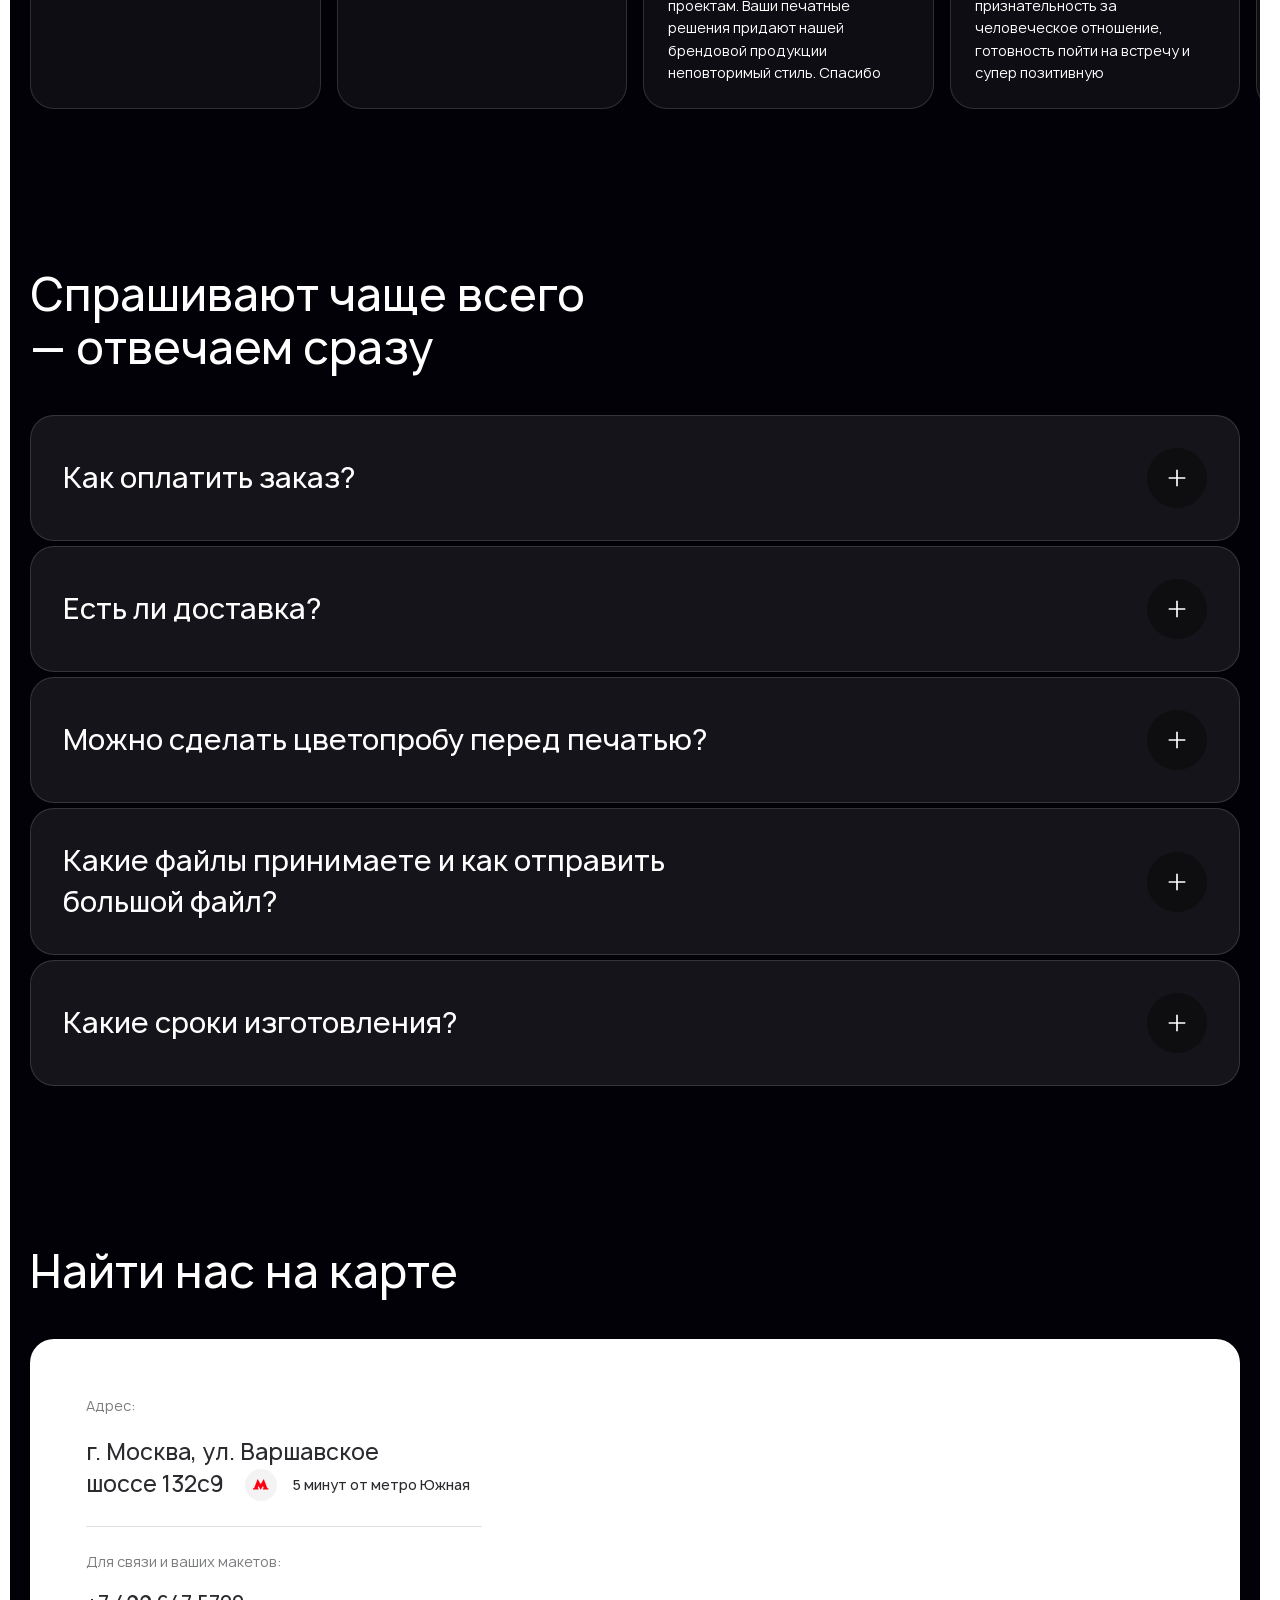
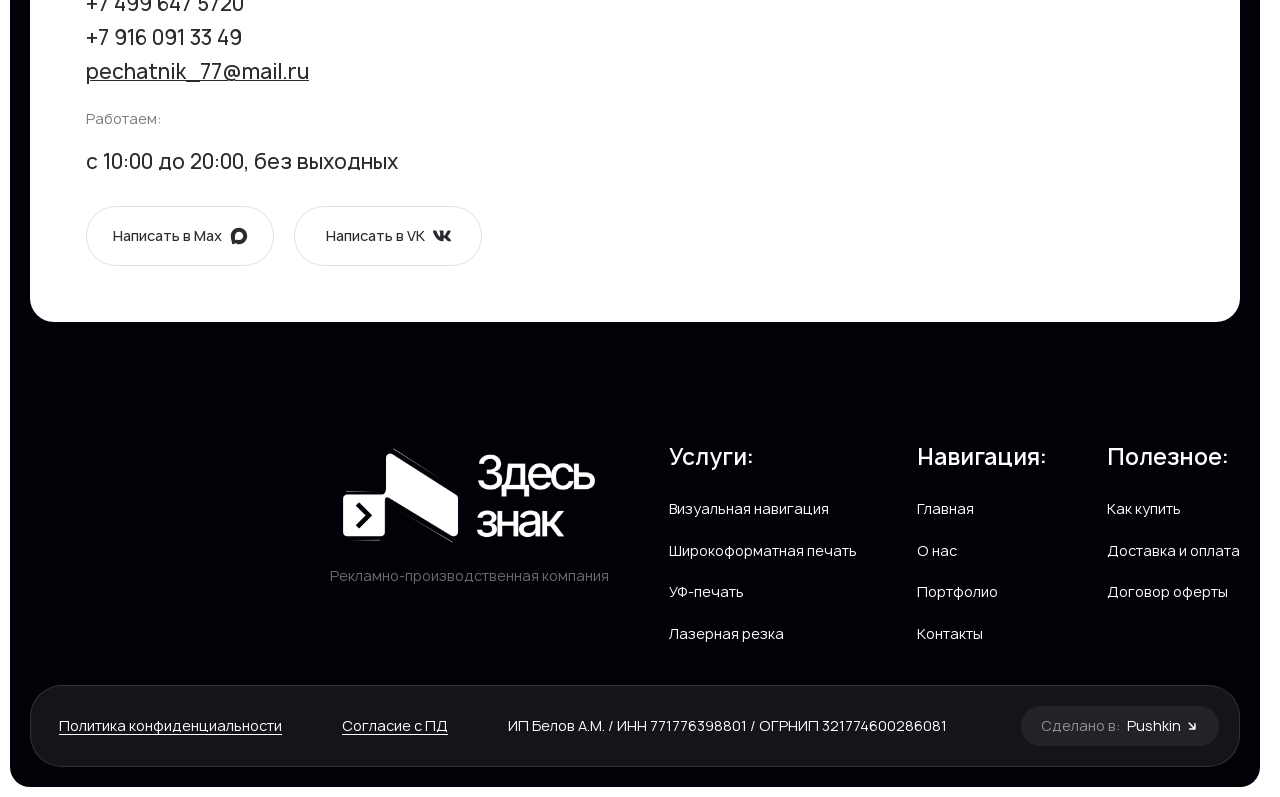
<file: products.html>
<!DOCTYPE html>
<html lang="ru">
	<head>
		<meta http-equiv="Content-Type" content="text/html; charset=utf-8">

		<!-- Adapting the page for mobile devices -->
		<meta name="viewport" content="width=device-width, initial-scale=1, maximum-scale=1">

		<!-- Prohibition of phone number recognition -->
		<meta name="format-detection" content="telephone=no">
		<meta name="SKYPE_TOOLBAR" content ="SKYPE_TOOLBAR_PARSER_COMPATIBLE">

		<!-- Page title -->
		<title>Заголовок страницы</title>

		<!-- Meta description -->
		<meta name="description" content="">

		<!-- Meta Keywords -->
		<meta name="keywords" content="">

		<!-- Changing the color of the mobile browser panel -->
		<meta name="msapplication-TileColor" content="#010107">
		<meta name="theme-color" content="#010107">

		<!-- Connecting style files -->
		<link rel="stylesheet" href="css/reset.css">
		<link rel="stylesheet" href="css/swiper-bundle.min.css">
		<link rel="stylesheet" href="css/swiper.css">
		<link rel="stylesheet" href="css/fancybox.css">
		<link rel="stylesheet" href="css/styles.css">
		<link rel="stylesheet" href="css/fonts.css">

		<link rel="stylesheet" href="css/response_1899.css" media="print, (max-width: 1899px)">
		<link rel="stylesheet" href="css/response_1439.css" media="print, (max-width: 1439px)">
		<link rel="stylesheet" href="css/response_1279.css" media="print, (max-width: 1279px)">
		<link rel="stylesheet" href="css/response_1023.css" media="print, (max-width: 1023px)">
		<link rel="stylesheet" href="css/response_767.css" media="print, (max-width: 767px)">
	</head>

	<body>
		<div class="wrap">
			<div class="main">
				<section class="bg_dark_wrap block s_m">
					<div class="bg mob_radius_bottom">
						<header class="dark">
							<div class="cont l_w">
								<div class="data">
									<a href="/" class="logo">
										<img src="images/logo.svg" alt="">

										<div class="name">Рекламно-<br>производственная<br> компания</div>
									</a>

									<button class="catalog_btn" popovertarget="catalog_modal">
										<svg class="icon"><use xlink:href="images/sprite.svg#ic_catalog"></use></svg>

										<svg class="icon"><use xlink:href="images/sprite.svg#ic_close"></use></svg>

										<span>Что печатаем</span>
									</button>

									<div class="catalog_modal" id="catalog_modal" popover>
										<div class="grid_row">
											<a href="/" class="item">
												<picture class="icon">
													<img src="images/ic_directions1.png" alt="" loading="lazy">
												</picture>

												<div class="name">Визуальная навигация</div>

												<div class="desc">
													<ul>
														<li>Навигация для ЖК</li>

														<li>Навигация для детского сада</li>

														<li>Навигация для детского сада</li>
													</ul>

													<p>+ 24 назначения ...</p>
												</div>

												<div class="arr">
													<svg><use xlink:href="images/sprite.svg#ic_arr_hor"></use></svg>
												</div>
											</a>

											<a href="/" class="item">
												<picture class="icon">
													<img src="images/ic_directions1.png" alt="" loading="lazy">
												</picture>

												<div class="name">Визуальная навигация</div>

												<div class="desc">
													<ul>
														<li>Навигация для ЖК</li>

														<li>Навигация для детского сада</li>

														<li>Навигация для детского сада</li>
													</ul>

													<p>+ 24 назначения ...</p>
												</div>

												<div class="arr">
													<svg><use xlink:href="images/sprite.svg#ic_arr_hor"></use></svg>
												</div>
											</a>

											<a href="/" class="item">
												<picture class="icon">
													<img src="images/ic_directions1.png" alt="" loading="lazy">
												</picture>

												<div class="name">Визуальная навигация</div>

												<div class="desc">
													<ul>
														<li>Навигация для ЖК</li>

														<li>Навигация для детского сада</li>

														<li>Навигация для детского сада</li>
													</ul>

													<p>+ 24 назначения ...</p>
												</div>

												<div class="arr">
													<svg><use xlink:href="images/sprite.svg#ic_arr_hor"></use></svg>
												</div>
											</a>

											<a href="/" class="item">
												<picture class="icon">
													<img src="images/ic_directions1.png" alt="" loading="lazy">
												</picture>

												<div class="name">Визуальная навигация</div>

												<div class="desc">
													<ul>
														<li>Навигация для ЖК</li>

														<li>Навигация для детского сада</li>

														<li>Навигация для детского сада</li>
													</ul>

													<p>+ 24 назначения ...</p>
												</div>

												<div class="arr">
													<svg><use xlink:href="images/sprite.svg#ic_arr_hor"></use></svg>
												</div>
											</a>
										</div>
									</div>

									<nav class="menu">
										<div class="item">
											<a href="/">Главная</a>
										</div>

										<div class="item">
											<a href="/">О нас</a>
										</div>

										<div class="item">
											<a href="/">Портфолио</a>
										</div>

										<div class="item">
											<a href="/">Контакты</a>
										</div>
									</nav>

									<div class="contacts">
										<div>
											<div class="work_time">Работаем: с 10:00 до 20:00, без выходных</div>

											<div class="address">г. Москва, ул. Варшавское шоссе 132с9</div>
										</div>

										<div>
											<div class="label">Для связи:</div>

											<div class="val">
												<div class="phone">
													<a href="tel:+7 499 647 5720">+7 499 647 5720</a>
												</div>

												<div class="messengers">
													<a href="/" target="_blank" rel="noopener nofollow">
														<svg class="icon"><use xlink:href="images/sprite.svg#ic_vk"></use></svg>
													</a>

													<a href="/" target="_blank" rel="noopener nofollow">
														<svg class="icon"><use xlink:href="images/sprite.svg#ic_max"></use></svg>
													</a>
												</div>
											</div>
										</div>
									</div>

									<button class="feedback_btn">Форма для связи</button>

									<button class="mob_menu_btn" popovertarget="mob_menu_modal">
										<svg class="icon"><use xlink:href="images/sprite.svg#ic_catalog"></use></svg>

										<svg class="icon"><use xlink:href="images/sprite.svg#ic_close"></use></svg>
									</button>
								</div>
							</div>
						</header>


						<section class="mob_menu_modal" id="mob_menu_modal" popover>
							<div class="data">
								<div class="menu">
									<div>
										<a href="/" class="sub_link">
											<span>Что печатаем</span>

											<svg class="icon"><use xlink:href="images/sprite.svg#ic_arr_hor"></use></svg>
										</a>

										<div class="sub">
											<button class="back_btn">
												<svg class="icon"><use xlink:href="images/sprite.svg#ic_arr_hor"></use></svg>

												<span>Что печатаем</span>
											</button>

											<div class="items">
												<div><a href="/">Визуальная навигация</a></div>

												<div><a href="/">Широкоформатная печать</a></div>

												<div><a href="/">УФ-печать</a></div>

												<div><a href="/">Лазерная резка</a></div>
											</div>
										</div>
									</div>

									<div><a href="/">
										<span>Главная</span>
									</a></div>

									<div><a href="/">
										<span>О нас</span>
									</a></div>

									<div><a href="/">
										<span>Портфолио</span>
									</a></div>

									<div><a href="/">
										<span>Контакты</span>
									</a></div>
								</div>

								<div class="contacts">
									<div>
										<div class="work_time">Работаем: с 10:00 до 20:00, без выходных</div>

										<div class="address">г. Москва, ул. Варшавское шоссе 132с9</div>
									</div>

									<div>
										<div class="label">Для связи:</div>

										<div class="val">
											<div class="phone">
												<a href="tel:+7 499 647 5720">+7 499 647 5720</a>
											</div>

											<div class="messengers">
												<a href="/" target="_blank" rel="noopener nofollow">
													<svg class="icon"><use xlink:href="images/sprite.svg#ic_vk"></use></svg>
												</a>

												<a href="/" target="_blank" rel="noopener nofollow">
													<svg class="icon"><use xlink:href="images/sprite.svg#ic_max"></use></svg>
												</a>
											</div>
										</div>
									</div>
								</div>

								<button class="feedback_btn">Форма для связи</button>
							</div>
						</section>


						<section class="page_head light s_m">
							<div class="cont l_w">
								<div class="breadcrumbs">
									<a href="/">Главная</a>

									<svg class="sep"><use xlink:href="images/sprite.svg#ic_bread_sep"></use></svg>

									<a href="/">Визуальная навигация</a>

									<svg class="sep"><use xlink:href="images/sprite.svg#ic_bread_sep"></use></svg>

									<span class="current">Знаки предупреждающие</span>
								</div>
							</div>
						</section>


						<section class="products_head">
							<div class="cont l_w">
								<div class="data">
									<div class="cont">
										<h1 class="title">Знаки<br> предупреждающие</h1>

										<div class="desc">Наши приоритеты — высокое качество и скорость выполнения заказов любой сложности. Мы идём в ногу со временем, не перестаём развиваться, внедрять в производство современные технологии и расширять спектр своих услуг.</div>
									</div>

									<picture class="image">
										<source media="(max-width: 767px)" srcset="images/tmp/products_head_img_mob.jpg">

										<img src="images/tmp/products_head_img.jpg" alt="" fetchpriority="high" class="cover">
									</picture>
								</div>
							</div>
						</section>
					</div>
				</section>


				<section class="block">
					<div class="cont">
						<div class="block_head row">
							<div class="title">Наши товары</div>

							<div class="sort">
								<div class="label">Сортировка:</div>

								<div class="field">
									<select name="" data-placeholder=" ">
										<option value="1" selected>По популярности</option>
										<option value="2">По популярности</option>
										<option value="3">По популярности</option>
									</select>

									<svg class="arr"><use xlink:href="images/sprite.svg#ic_arr_ver"></use></svg>
								</div>
							</div>
						</div>
					</div>


					<section class="content_row">
						<div class="cont row l_w">
							<div class="divider"></div>

							<aside>
								<div class="products_filter">
									<button class="mob_btn">
										<span>Показать фильтры</span>

										<svg class="icon"><use xlink:href="images/sprite.svg#ic_arr_ver"></use></svg>
									</button>

									<form action="">
										<div class="item">
											<div class="name active">
												<span>Категории</span>

												<svg class="icon"><use xlink:href="images/sprite.svg#ic_arr_ver"></use></svg>
											</div>

											<div class="data" style="display: block;">
												<div class="links">
													<div><a href="/">Знаки запрещающие</a></div>

													<div><a href="/">Знаки эвакуационные</a></div>

													<div><a class="active">Знаки предупреждающие</a></div>

													<div><a href="/">Знаки указательные</a></div>

													<div><a href="/">Вспомогательные</a></div>

													<div><a href="/">Предписывающие и указательные</a></div>

													<div><a href="/">Электробезопасности</a></div>
												</div>
											</div>
										</div>

										<div class="item">
											<div class="name active">
												<span>Стоимость</span>

												<svg class="icon"><use xlink:href="images/sprite.svg#ic_arr_ver"></use></svg>
											</div>

											<div class="data" style="display: block;">
												<div class="range">
													<div class="field">
														<input type="text" name="" value="" class="input" placeholder="Цена от">
													</div>

													<div class="field">
														<input type="text" name="" value="" class="input" placeholder="Цена до">
													</div>
												</div>
											</div>
										</div>

										<div class="item">
											<div class="name active">
												<span>Материал</span>

												<svg class="icon"><use xlink:href="images/sprite.svg#ic_arr_ver"></use></svg>
											</div>

											<div class="data" style="display: block;">
												<div class="field">
													<label class="checkbox">
														<input type="checkbox" name="">

														<span class="check"></span>

														<span>Напольная ламинация</span>
													</label>
												</div>

												<div class="field">
													<label class="checkbox">
														<input type="checkbox" name="">

														<span class="check"></span>

														<span>Самоклеящаяся пленка</span>
													</label>
												</div>

												<div class="field">
													<label class="checkbox">
														<input type="checkbox" name="">

														<span class="check"></span>

														<span>Самоклеящаяся пленка на пластике</span>
													</label>
												</div>
											</div>
										</div>

										<div class="item">
											<div class="name">
												<span>Размер</span>

												<svg class="icon"><use xlink:href="images/sprite.svg#ic_arr_ver"></use></svg>
											</div>

											<div class="data">

											</div>
										</div>
									</form>
								</div>
							</aside>

							<section class="content">
								<section class="products">
									<div class="grid_row">
										<div class="product_wrap">
											<div class="product">
												<picture class="thumb">
													<img src="images/tmp/product_thumb.png" alt="" loading="lazy" class="cover">
												</picture>

												<div class="info">
													<div class="name">
														<a href="/">Знак W06 Опасно. Возможно падение груза на самоклеящейся не светящейся плёнке, 200х200 НПО ПУЛЬС</a>
													</div>

													<div class="price">385 р.</div>

													<div class="code">Код по ГОСТу: F07</div>
												</div>

												<form action="" class="buy">
													<div class="field">
														<select name="" data-placeholder="Материал">
															<option value="1">Вариант 1</option>
															<option value="2">Вариант 2</option>
															<option value="3">Вариант 3</option>
														</select>

														<svg class="arr"><use xlink:href="images/sprite.svg#ic_arr_ver"></use></svg>
													</div>

													<div class="field">
														<select name="" data-placeholder="Размер">
															<option value="1">Вариант 1</option>
															<option value="2">Вариант 2</option>
															<option value="3">Вариант 3</option>
														</select>

														<svg class="arr"><use xlink:href="images/sprite.svg#ic_arr_ver"></use></svg>
													</div>

													<button type="submit" class="submit_btn">
														<span>Оформить заказ</span>

														<svg class="icon"><use xlink:href="images/sprite.svg#ic_plus"></use></svg>
													</button>
												</form>
											</div>
										</div>

										<div class="product_wrap">
											<div class="product">
												<picture class="thumb">
													<img src="images/tmp/product_thumb.png" alt="" loading="lazy" class="cover">
												</picture>

												<div class="info">
													<div class="name">
														<a href="/">Знак W06 Опасно. Возможно падение груза на самоклеящейся не светящейся плёнке, 200х200 НПО ПУЛЬС</a>
													</div>

													<div class="price">385 р.</div>

													<div class="code">Код по ГОСТу: F07</div>
												</div>

												<form action="" class="buy">
													<div class="field">
														<select name="" data-placeholder="Материал">
															<option value="1">Вариант 1</option>
															<option value="2">Вариант 2</option>
															<option value="3">Вариант 3</option>
														</select>

														<svg class="arr"><use xlink:href="images/sprite.svg#ic_arr_ver"></use></svg>
													</div>

													<div class="field">
														<select name="" data-placeholder="Размер">
															<option value="1">Вариант 1</option>
															<option value="2">Вариант 2</option>
															<option value="3">Вариант 3</option>
														</select>

														<svg class="arr"><use xlink:href="images/sprite.svg#ic_arr_ver"></use></svg>
													</div>

													<button type="submit" class="submit_btn">
														<span>Оформить заказ</span>

														<svg class="icon"><use xlink:href="images/sprite.svg#ic_plus"></use></svg>
													</button>
												</form>
											</div>
										</div>

										<div class="product_wrap">
											<div class="product">
												<picture class="thumb">
													<img src="images/tmp/product_thumb.png" alt="" loading="lazy" class="cover">
												</picture>

												<div class="info">
													<div class="name">
														<a href="/">Знак W06 Опасно. Возможно падение груза на самоклеящейся не светящейся плёнке, 200х200 НПО ПУЛЬС</a>
													</div>

													<div class="price">385 р.</div>

													<div class="code">Код по ГОСТу: F07</div>
												</div>

												<form action="" class="buy">
													<div class="field">
														<select name="" data-placeholder="Материал">
															<option value="1">Вариант 1</option>
															<option value="2">Вариант 2</option>
															<option value="3">Вариант 3</option>
														</select>

														<svg class="arr"><use xlink:href="images/sprite.svg#ic_arr_ver"></use></svg>
													</div>

													<div class="field">
														<select name="" data-placeholder="Размер">
															<option value="1">Вариант 1</option>
															<option value="2">Вариант 2</option>
															<option value="3">Вариант 3</option>
														</select>

														<svg class="arr"><use xlink:href="images/sprite.svg#ic_arr_ver"></use></svg>
													</div>

													<button type="submit" class="submit_btn">
														<span>Оформить заказ</span>

														<svg class="icon"><use xlink:href="images/sprite.svg#ic_plus"></use></svg>
													</button>
												</form>
											</div>
										</div>

										<div class="product_wrap">
											<div class="product">
												<picture class="thumb">
													<img src="images/tmp/product_thumb.png" alt="" loading="lazy" class="cover">
												</picture>

												<div class="info">
													<div class="name">
														<a href="/">Знак W06 Опасно. Возможно падение груза на самоклеящейся не светящейся плёнке, 200х200 НПО ПУЛЬС</a>
													</div>

													<div class="price">385 р.</div>

													<div class="code">Код по ГОСТу: F07</div>
												</div>

												<form action="" class="buy">
													<div class="field">
														<select name="" data-placeholder="Материал">
															<option value="1">Вариант 1</option>
															<option value="2">Вариант 2</option>
															<option value="3">Вариант 3</option>
														</select>

														<svg class="arr"><use xlink:href="images/sprite.svg#ic_arr_ver"></use></svg>
													</div>

													<div class="field">
														<select name="" data-placeholder="Размер">
															<option value="1">Вариант 1</option>
															<option value="2">Вариант 2</option>
															<option value="3">Вариант 3</option>
														</select>

														<svg class="arr"><use xlink:href="images/sprite.svg#ic_arr_ver"></use></svg>
													</div>

													<button type="submit" class="submit_btn">
														<span>Оформить заказ</span>

														<svg class="icon"><use xlink:href="images/sprite.svg#ic_plus"></use></svg>
													</button>
												</form>
											</div>
										</div>

										<div class="product_wrap">
											<div class="product">
												<picture class="thumb">
													<img src="images/tmp/product_thumb.png" alt="" loading="lazy" class="cover">
												</picture>

												<div class="info">
													<div class="name">
														<a href="/">Знак W06 Опасно. Возможно падение груза на самоклеящейся не светящейся плёнке, 200х200 НПО ПУЛЬС</a>
													</div>

													<div class="price">385 р.</div>

													<div class="code">Код по ГОСТу: F07</div>
												</div>

												<form action="" class="buy">
													<div class="field">
														<select name="" data-placeholder="Материал">
															<option value="1">Вариант 1</option>
															<option value="2">Вариант 2</option>
															<option value="3">Вариант 3</option>
														</select>

														<svg class="arr"><use xlink:href="images/sprite.svg#ic_arr_ver"></use></svg>
													</div>

													<div class="field">
														<select name="" data-placeholder="Размер">
															<option value="1">Вариант 1</option>
															<option value="2">Вариант 2</option>
															<option value="3">Вариант 3</option>
														</select>

														<svg class="arr"><use xlink:href="images/sprite.svg#ic_arr_ver"></use></svg>
													</div>

													<button type="submit" class="submit_btn">
														<span>Оформить заказ</span>

														<svg class="icon"><use xlink:href="images/sprite.svg#ic_plus"></use></svg>
													</button>
												</form>
											</div>
										</div>

										<div class="product_wrap">
											<div class="product">
												<picture class="thumb">
													<img src="images/tmp/product_thumb.png" alt="" loading="lazy" class="cover">
												</picture>

												<div class="info">
													<div class="name">
														<a href="/">Знак W06 Опасно. Возможно падение груза на самоклеящейся не светящейся плёнке, 200х200 НПО ПУЛЬС</a>
													</div>

													<div class="price">385 р.</div>

													<div class="code">Код по ГОСТу: F07</div>
												</div>

												<form action="" class="buy">
													<div class="field">
														<select name="" data-placeholder="Материал">
															<option value="1">Вариант 1</option>
															<option value="2">Вариант 2</option>
															<option value="3">Вариант 3</option>
														</select>

														<svg class="arr"><use xlink:href="images/sprite.svg#ic_arr_ver"></use></svg>
													</div>

													<div class="field">
														<select name="" data-placeholder="Размер">
															<option value="1">Вариант 1</option>
															<option value="2">Вариант 2</option>
															<option value="3">Вариант 3</option>
														</select>

														<svg class="arr"><use xlink:href="images/sprite.svg#ic_arr_ver"></use></svg>
													</div>

													<button type="submit" class="submit_btn">
														<span>Оформить заказ</span>

														<svg class="icon"><use xlink:href="images/sprite.svg#ic_plus"></use></svg>
													</button>
												</form>
											</div>
										</div>

										<div class="product_wrap">
											<div class="product">
												<picture class="thumb">
													<img src="images/tmp/product_thumb.png" alt="" loading="lazy" class="cover">
												</picture>

												<div class="info">
													<div class="name">
														<a href="/">Знак W06 Опасно. Возможно падение груза на самоклеящейся не светящейся плёнке, 200х200 НПО ПУЛЬС</a>
													</div>

													<div class="price">385 р.</div>

													<div class="code">Код по ГОСТу: F07</div>
												</div>

												<form action="" class="buy">
													<div class="field">
														<select name="" data-placeholder="Материал">
															<option value="1">Вариант 1</option>
															<option value="2">Вариант 2</option>
															<option value="3">Вариант 3</option>
														</select>

														<svg class="arr"><use xlink:href="images/sprite.svg#ic_arr_ver"></use></svg>
													</div>

													<div class="field">
														<select name="" data-placeholder="Размер">
															<option value="1">Вариант 1</option>
															<option value="2">Вариант 2</option>
															<option value="3">Вариант 3</option>
														</select>

														<svg class="arr"><use xlink:href="images/sprite.svg#ic_arr_ver"></use></svg>
													</div>

													<button type="submit" class="submit_btn">
														<span>Оформить заказ</span>

														<svg class="icon"><use xlink:href="images/sprite.svg#ic_plus"></use></svg>
													</button>
												</form>
											</div>
										</div>

										<div class="product_wrap">
											<div class="product">
												<picture class="thumb">
													<img src="images/tmp/product_thumb.png" alt="" loading="lazy" class="cover">
												</picture>

												<div class="info">
													<div class="name">
														<a href="/">Знак W06 Опасно. Возможно падение груза на самоклеящейся не светящейся плёнке, 200х200 НПО ПУЛЬС</a>
													</div>

													<div class="price">385 р.</div>

													<div class="code">Код по ГОСТу: F07</div>
												</div>

												<form action="" class="buy">
													<div class="field">
														<select name="" data-placeholder="Материал">
															<option value="1">Вариант 1</option>
															<option value="2">Вариант 2</option>
															<option value="3">Вариант 3</option>
														</select>

														<svg class="arr"><use xlink:href="images/sprite.svg#ic_arr_ver"></use></svg>
													</div>

													<div class="field">
														<select name="" data-placeholder="Размер">
															<option value="1">Вариант 1</option>
															<option value="2">Вариант 2</option>
															<option value="3">Вариант 3</option>
														</select>

														<svg class="arr"><use xlink:href="images/sprite.svg#ic_arr_ver"></use></svg>
													</div>

													<button type="submit" class="submit_btn">
														<span>Оформить заказ</span>

														<svg class="icon"><use xlink:href="images/sprite.svg#ic_plus"></use></svg>
													</button>
												</form>
											</div>
										</div>

										<div class="product_wrap">
											<div class="product">
												<picture class="thumb">
													<img src="images/tmp/product_thumb.png" alt="" loading="lazy" class="cover">
												</picture>

												<div class="info">
													<div class="name">
														<a href="/">Знак W06 Опасно. Возможно падение груза на самоклеящейся не светящейся плёнке, 200х200 НПО ПУЛЬС</a>
													</div>

													<div class="price">385 р.</div>

													<div class="code">Код по ГОСТу: F07</div>
												</div>

												<form action="" class="buy">
													<div class="field">
														<select name="" data-placeholder="Материал">
															<option value="1">Вариант 1</option>
															<option value="2">Вариант 2</option>
															<option value="3">Вариант 3</option>
														</select>

														<svg class="arr"><use xlink:href="images/sprite.svg#ic_arr_ver"></use></svg>
													</div>

													<div class="field">
														<select name="" data-placeholder="Размер">
															<option value="1">Вариант 1</option>
															<option value="2">Вариант 2</option>
															<option value="3">Вариант 3</option>
														</select>

														<svg class="arr"><use xlink:href="images/sprite.svg#ic_arr_ver"></use></svg>
													</div>

													<button type="submit" class="submit_btn">
														<span>Оформить заказ</span>

														<svg class="icon"><use xlink:href="images/sprite.svg#ic_plus"></use></svg>
													</button>
												</form>
											</div>
										</div>

										<div class="product_wrap">
											<div class="product">
												<picture class="thumb">
													<img src="images/tmp/product_thumb.png" alt="" loading="lazy" class="cover">
												</picture>

												<div class="info">
													<div class="name">
														<a href="/">Знак W06 Опасно. Возможно падение груза на самоклеящейся не светящейся плёнке, 200х200 НПО ПУЛЬС</a>
													</div>

													<div class="price">385 р.</div>

													<div class="code">Код по ГОСТу: F07</div>
												</div>

												<form action="" class="buy">
													<div class="field">
														<select name="" data-placeholder="Материал">
															<option value="1">Вариант 1</option>
															<option value="2">Вариант 2</option>
															<option value="3">Вариант 3</option>
														</select>

														<svg class="arr"><use xlink:href="images/sprite.svg#ic_arr_ver"></use></svg>
													</div>

													<div class="field">
														<select name="" data-placeholder="Размер">
															<option value="1">Вариант 1</option>
															<option value="2">Вариант 2</option>
															<option value="3">Вариант 3</option>
														</select>

														<svg class="arr"><use xlink:href="images/sprite.svg#ic_arr_ver"></use></svg>
													</div>

													<button type="submit" class="submit_btn">
														<span>Оформить заказ</span>

														<svg class="icon"><use xlink:href="images/sprite.svg#ic_plus"></use></svg>
													</button>
												</form>
											</div>
										</div>

										<div class="product_wrap">
											<div class="product">
												<picture class="thumb">
													<img src="images/tmp/product_thumb.png" alt="" loading="lazy" class="cover">
												</picture>

												<div class="info">
													<div class="name">
														<a href="/">Знак W06 Опасно. Возможно падение груза на самоклеящейся не светящейся плёнке, 200х200 НПО ПУЛЬС</a>
													</div>

													<div class="price">385 р.</div>

													<div class="code">Код по ГОСТу: F07</div>
												</div>

												<form action="" class="buy">
													<div class="field">
														<select name="" data-placeholder="Материал">
															<option value="1">Вариант 1</option>
															<option value="2">Вариант 2</option>
															<option value="3">Вариант 3</option>
														</select>

														<svg class="arr"><use xlink:href="images/sprite.svg#ic_arr_ver"></use></svg>
													</div>

													<div class="field">
														<select name="" data-placeholder="Размер">
															<option value="1">Вариант 1</option>
															<option value="2">Вариант 2</option>
															<option value="3">Вариант 3</option>
														</select>

														<svg class="arr"><use xlink:href="images/sprite.svg#ic_arr_ver"></use></svg>
													</div>

													<button type="submit" class="submit_btn">
														<span>Оформить заказ</span>

														<svg class="icon"><use xlink:href="images/sprite.svg#ic_plus"></use></svg>
													</button>
												</form>
											</div>
										</div>

										<div class="product_wrap">
											<div class="product">
												<picture class="thumb">
													<img src="images/tmp/product_thumb.png" alt="" loading="lazy" class="cover">
												</picture>

												<div class="info">
													<div class="name">
														<a href="/">Знак W06 Опасно. Возможно падение груза на самоклеящейся не светящейся плёнке, 200х200 НПО ПУЛЬС</a>
													</div>

													<div class="price">385 р.</div>

													<div class="code">Код по ГОСТу: F07</div>
												</div>

												<form action="" class="buy">
													<div class="field">
														<select name="" data-placeholder="Материал">
															<option value="1">Вариант 1</option>
															<option value="2">Вариант 2</option>
															<option value="3">Вариант 3</option>
														</select>

														<svg class="arr"><use xlink:href="images/sprite.svg#ic_arr_ver"></use></svg>
													</div>

													<div class="field">
														<select name="" data-placeholder="Размер">
															<option value="1">Вариант 1</option>
															<option value="2">Вариант 2</option>
															<option value="3">Вариант 3</option>
														</select>

														<svg class="arr"><use xlink:href="images/sprite.svg#ic_arr_ver"></use></svg>
													</div>

													<button type="submit" class="submit_btn">
														<span>Оформить заказ</span>

														<svg class="icon"><use xlink:href="images/sprite.svg#ic_plus"></use></svg>
													</button>
												</form>
											</div>
										</div>
									</div>

									<button class="more_btn">Показать еще</button>
								</section>
							</section>
						</div>
					</section>
				</section>


				<section class="seo_text block">
					<div class="cont">
						<div class="text_block show">
							<h2>SEO-текст</h2>

							<p>Архитектурная навигация жилого комплекса, коттеджного поселка или другого объекта – это система специальных инструментов, которые через зрительные коммуникации помогают нам лучше ориентироваться в пространстве. При благоустройстве территорий особое внимание уделяется развитию инфраструктуры, созданию парковок, зеленых насаждений, детских и спортивных площадок. Чтобы использовать их потенциал по максимуму, остается только создать предпосылки для правильного ориентирования на этой благоустроенной местности.</p>

							<p>Понятно организованное пространство с дорожными знаками, уличными табличками и другими указателями становится залогом удобства и безопасности людей. Это касается и самих жильцов, и их гостей, сотрудников сервисов доставки, таксистов, коммунальщиков, работников полиции, скорой помощи и других экстренных служб.</p>

							<p>Навигация внутри здания и за его пределами формирует благоприятные условия для:</p>

							<ul>
								<li>Указатели, схемы, таблички, интерактивные дисплеи и остальные информационные знаки становятся действительно полезными подсказками;</li>

								<li>Указатели, схемы, таблички;</li>

								<li>Указатели, схемы, таблички, интерактивные дисплеи и остальные информационные знаки становятся действительно полезными подсказками;</li>
							</ul>
						</div>

						<button class="spoler_btn active">
							<span>Показать</span>
							<span>Свернуть</span>
						</button>
					</div>
				</section>


				<section class="bg_dark_wrap">
					<div class="bg top_pad">
						<section class="reviews block">
							<div class="cont">
								<div class="block_head row">
									<div class="title">
										Что говорят<br> о нас

										<video loop muted autoplay class="cover">
											<source src="./main_video.mp4" type="video/mp4">
										</video>

										клиенты
									</div>

									<div class="swiper-controls">
										<button class="swiper-button-prev">
											<svg class="icon"><use xlink:href="images/sprite.svg#ic_arrow_hor"></use></svg>
										</button>

										<button class="swiper-button-next">
											<svg class="icon"><use xlink:href="images/sprite.svg#ic_arrow_hor"></use></svg>
										</button>
									</div>
								</div>
							</div>

							<div class="cont l_w">
								<div class="swiper">
									<div class="swiper-wrapper">
										<div class="swiper-slide">
											<div class="review">
												<div class="author">
													<div class="name">Анна Смирнова</div>

													<div class="post">Менеджер по закупкам</div>
												</div>

												<div class="text">Профессионализм на высшем уровне! Наш каталог выглядит потрясающе благодаря вашей печатной продукции.</div>
											</div>
										</div>

										<div class="swiper-slide">
											<div class="review">
												<div class="author">
													<div class="name">Иван Петров</div>

													<div class="post">Менеджер по закупкам</div>
												</div>

												<div class="text">Сотрудничество с вами всегда приятно. Выполнение заказов точно и в срок, результат всегда поражает качеством.</div>
											</div>
										</div>

										<div class="swiper-slide">
											<div class="review">
												<div class="author">
													<div class="name">Алексей Викторов</div>

													<div class="post">Менеджер по закупкам</div>
												</div>

												<div class="text">Спасибо за творческий подход к нашим проектам. Ваши печатные решения придают нашей брендовой продукции неповторимый стиль. Спасибо за творческий подход к нашим проектам. Ваши печатные решения придают нашей брендовой продукции неповторимый стиль. Спасибо за творческий подход к нашим проектам. Ваши печатные решения придают нашей брендовой продукции неповторимый стиль. Спасибо за творческий подход к нашим проектам. Ваши печатные решения придают нашей брендовой продукции неповторимый стиль.</div>
											</div>
										</div>

										<div class="swiper-slide">
											<div class="review">
												<div class="author">
													<div class="name">Мария П.</div>

													<div class="post">Стартап-студия Pushkin</div>
												</div>

												<div class="text">Очень высокий уровень печати, оперативность, отзывчивость. Работают на качество.Печатают крупные форматы, накатывают. Форматы А4, АЗ, А2 тоже.Отдельная признательность за человеческое отношение, готовность пойти на встречу и супер позитивную атмосферу.Типография от людей людям ❤️</div>
											</div>
										</div>

										<div class="swiper-slide">
											<div class="review">
												<div class="author">
													<div class="name">Роман Полански</div>

													<div class="post">ООО “Горькая луна”</div>
												</div>

												<div class="text">Нужно было напечатать стикеры в очень сжатые сроки, сотрудники оперативно выполнили заказ. Качество печати на высоте. Невероятно приятный и отзывчивый персонал!</div>
											</div>
										</div>

										<div class="swiper-slide">
											<div class="review">
												<div class="author">
													<div class="name">Анна Смирнова</div>

													<div class="post">Менеджер по закупкам</div>
												</div>

												<div class="text">Профессионализм на высшем уровне! Наш каталог выглядит потрясающе благодаря вашей печатной продукции.</div>
											</div>
										</div>

										<div class="swiper-slide">
											<div class="review">
												<div class="author">
													<div class="name">Иван Петров</div>

													<div class="post">Менеджер по закупкам</div>
												</div>

												<div class="text">Сотрудничество с вами всегда приятно. Выполнение заказов точно и в срок, результат всегда поражает качеством.</div>
											</div>
										</div>

										<div class="swiper-slide">
											<div class="review">
												<div class="author">
													<div class="name">Алексей Викторов</div>

													<div class="post">Менеджер по закупкам</div>
												</div>

												<div class="text">Спасибо за творческий подход к нашим проектам. Ваши печатные решения придают нашей брендовой продукции неповторимый стиль. Спасибо за творческий подход к нашим проектам. Ваши печатные решения придают нашей брендовой продукции неповторимый стиль. Спасибо за творческий подход к нашим проектам. Ваши печатные решения придают нашей брендовой продукции неповторимый стиль. Спасибо за творческий подход к нашим проектам. Ваши печатные решения придают нашей брендовой продукции неповторимый стиль.</div>
											</div>
										</div>

										<div class="swiper-slide">
											<div class="review">
												<div class="author">
													<div class="name">Мария П.</div>

													<div class="post">Стартап-студия Pushkin</div>
												</div>

												<div class="text">Очень высокий уровень печати, оперативность, отзывчивость. Работают на качество.Печатают крупные форматы, накатывают. Форматы А4, АЗ, А2 тоже.Отдельная признательность за человеческое отношение, готовность пойти на встречу и супер позитивную атмосферу.Типография от людей людям ❤️</div>
											</div>
										</div>

										<div class="swiper-slide">
											<div class="review">
												<div class="author">
													<div class="name">Роман Полански</div>

													<div class="post">ООО “Горькая луна”</div>
												</div>

												<div class="text">Нужно было напечатать стикеры в очень сжатые сроки, сотрудники оперативно выполнили заказ. Качество печати на высоте. Невероятно приятный и отзывчивый персонал!</div>
											</div>
										</div>
									</div>
								</div>
							</div>
						</section>


						<section class="FAQ block">
							<div class="cont">
								<div class="block_head">
									<div class="title">Спрашивают чаще всего<br> — отвечаем сразу</div>
								</div>

								<div class="accordion">
									<div class="accordion_item">
										<div class="head">
											<div class="title">Как оплатить заказ?</div>

											<div class="icon">
												<svg><use xlink:href="images/sprite.svg#ic_plus"></use></svg>
											</div>
										</div>

										<div class="data">
											<div class="text_block">
												<p>Работаем с физлицами и юрлицами. Можно оплатить картой, по QR-коду или наличными. Нужна дистанционная оплата — выставим счёт или пришлём QR. Закрывающие документы подготовим, просто скажите при оформлении.</p>
											</div>
										</div>
									</div>

									<div class="accordion_item">
										<div class="head">
											<div class="title">Есть ли доставка?</div>

											<div class="icon">
												<svg><use xlink:href="images/sprite.svg#ic_plus"></use></svg>
											</div>
										</div>

										<div class="data">
											<div class="text_block">
												<p>Работаем с физлицами и юрлицами. Можно оплатить картой, по QR-коду или наличными. Нужна дистанционная оплата — выставим счёт или пришлём QR. Закрывающие документы подготовим, просто скажите при оформлении.</p>
											</div>
										</div>
									</div>

									<div class="accordion_item">
										<div class="head">
											<div class="title">Можно сделать цветопробу перед печатью?</div>

											<div class="icon">
												<svg><use xlink:href="images/sprite.svg#ic_plus"></use></svg>
											</div>
										</div>

										<div class="data">
											<div class="text_block">
												<p>Работаем с физлицами и юрлицами. Можно оплатить картой, по QR-коду или наличными. Нужна дистанционная оплата — выставим счёт или пришлём QR. Закрывающие документы подготовим, просто скажите при оформлении.</p>
											</div>
										</div>
									</div>

									<div class="accordion_item">
										<div class="head">
											<div class="title">Какие файлы принимаете и как отправить большой файл?</div>

											<div class="icon">
												<svg><use xlink:href="images/sprite.svg#ic_plus"></use></svg>
											</div>
										</div>

										<div class="data">
											<div class="text_block">
												<p>Работаем с физлицами и юрлицами. Можно оплатить картой, по QR-коду или наличными. Нужна дистанционная оплата — выставим счёт или пришлём QR. Закрывающие документы подготовим, просто скажите при оформлении.</p>
											</div>
										</div>
									</div>

									<div class="accordion_item">
										<div class="head">
											<div class="title">Какие сроки изготовления?</div>

											<div class="icon">
												<svg><use xlink:href="images/sprite.svg#ic_plus"></use></svg>
											</div>
										</div>

										<div class="data">
											<div class="text_block">
												<p>Работаем с физлицами и юрлицами. Можно оплатить картой, по QR-коду или наличными. Нужна дистанционная оплата — выставим счёт или пришлём QR. Закрывающие документы подготовим, просто скажите при оформлении.</p>
											</div>
										</div>
									</div>
								</div>
							</div>
						</section>


						<section class="footer_scroll">
							<section class="contacts_data">
								<div class="cont l_w">
									<div class="block_head">
										<div class="title">Найти нас на карте</div>
									</div>

									<div class="data">
										<div class="item">
											<div class="label">Адрес:</div>

											<div class="address">
												<span>г. Москва, ул. Варшавское<br> шоссе 132с9</span>

												<div class="metro_wrap">
													<div class="metro">
														<div class="icon">
															<svg><use xlink:href="images/sprite.svg#ic_metro"></use></svg>
														</div>

														<span>5 минут от метро Южная</span>
													</div>
												</div>
											</div>
										</div>

										<div class="divider"></div>

										<div class="item">
											<div class="label">Для связи и ваших макетов:</div>

											<div class="val">
												<div class="phone">
													<a href="tel:+7 499 647 5720">+7 499 647 5720</a>
												</div>

												<div class="phone">
													<a href="tel:+7 916 091 33 49">+7 916 091 33 49</a>
												</div>

												<div class="email">
													<a href="mailto:pechatnik_77@mail.ru">pechatnik_77@mail.ru</a>
												</div>
											</div>
										</div>

										<div class="item">
											<div class="label">Работаем:</div>

											<div class="val">
												<div class="work_time">с 10:00 до 20:00, без выходных</div>
											</div>
										</div>

										<div class="messengers">
											<a href="/" target="_blank" rel="noopener nofollow">
												<span>Написать в Max</span>

												<svg class="icon"><use xlink:href="images/sprite.svg#ic_max"></use></svg>
											</a>

											<a href="/" target="_blank" rel="noopener nofollow">
												<span>Написать в VK</span>

												<svg class="icon"><use xlink:href="images/sprite.svg#ic_vk"></use></svg>
											</a>
										</div>
									</div>
								</div>
							</section>


							<section class="footer_scroll_data">
								<section class="contacts_block">
									<div class="cont">
										<div class="block_head">
											<div class="title">Найти нас на карте</div>
										</div>
									</div>

									<div class="cont l_w">
										<div class="map">
											<script type="text/javascript" charset="utf-8" async src="https://api-maps.yandex.ru/services/constructor/1.0/js/?um=constructor%3A505041fcf521520a92480e22ef3f8f84c05cf899552812649a1798e04873deb2&amp;width=100%25&amp;height=100%25&amp;lang=en_FR&amp;scroll=false"></script>
										</div>
									</div>
								</section>


								<footer>
									<div class="cont l_w">
										<div class="logo">
											<img src="images/logo.svg" alt="">

											<div>Рекламно-производственная компания</div>
										</div>

										<div class="menu">
											<div class="title">Услуги:</div>

											<div class="items">
												<div><a href="/">Визуальная навигация</a></div>

												<div><a href="/">Широкоформатная печать</a></div>

												<div><a href="/">УФ-печать</a></div>

												<div><a href="/">Лазерная резка</a></div>
											</div>
										</div>

										<div class="menu">
											<div class="title">Навигация:</div>

											<div class="items">
												<div><a href="/">Главная</a></div>

												<div><a href="/">О нас</a></div>

												<div><a href="/">Портфолио</a></div>

												<div><a href="/">Контакты</a></div>
											</div>
										</div>

										<div class="menu last">
											<div class="title">Полезное:</div>

											<div class="items">
												<div><a href="/">Как купить</a></div>

												<div><a href="/">Доставка и оплата</a></div>

												<div><a href="/">Договор оферты</a></div>
											</div>
										</div>

										<div class="bottom">
											<div class="links">
												<a href="/">Политика конфиденциальности</a>

												<a href="/">Согласие с ПД</a>
											</div>

											<div class="requisites">
												ИП Белов А.М. <span>/</span> ИНН 771776398801 <span>/</span> ОГРНИП 321774600286081
											</div>

											<div class="creator">
												<a href="/">Сделано в: <span>Pushkin</span> <svg class="icon"><use xlink:href="images/sprite.svg#ic_creator_arrow"></use></svg></a>
											</div>
										</div>
									</div>
								</footer>
							</div>
						</section>
					</div>
				</section>
			</div>
		</div>


		<!-- Connecting javascript files -->
		<script src="js/jquery-3.7.1.min.js"></script>
		<script src="js/functions.js"></script>
		<script src="js/swiper-bundle.min.js"></script>
		<script src="js/fancybox.js"></script>
		<script src="js/nice-select2.js"></script>
		<script src="js/scripts.js"></script>
	</body>
</html>
</file>
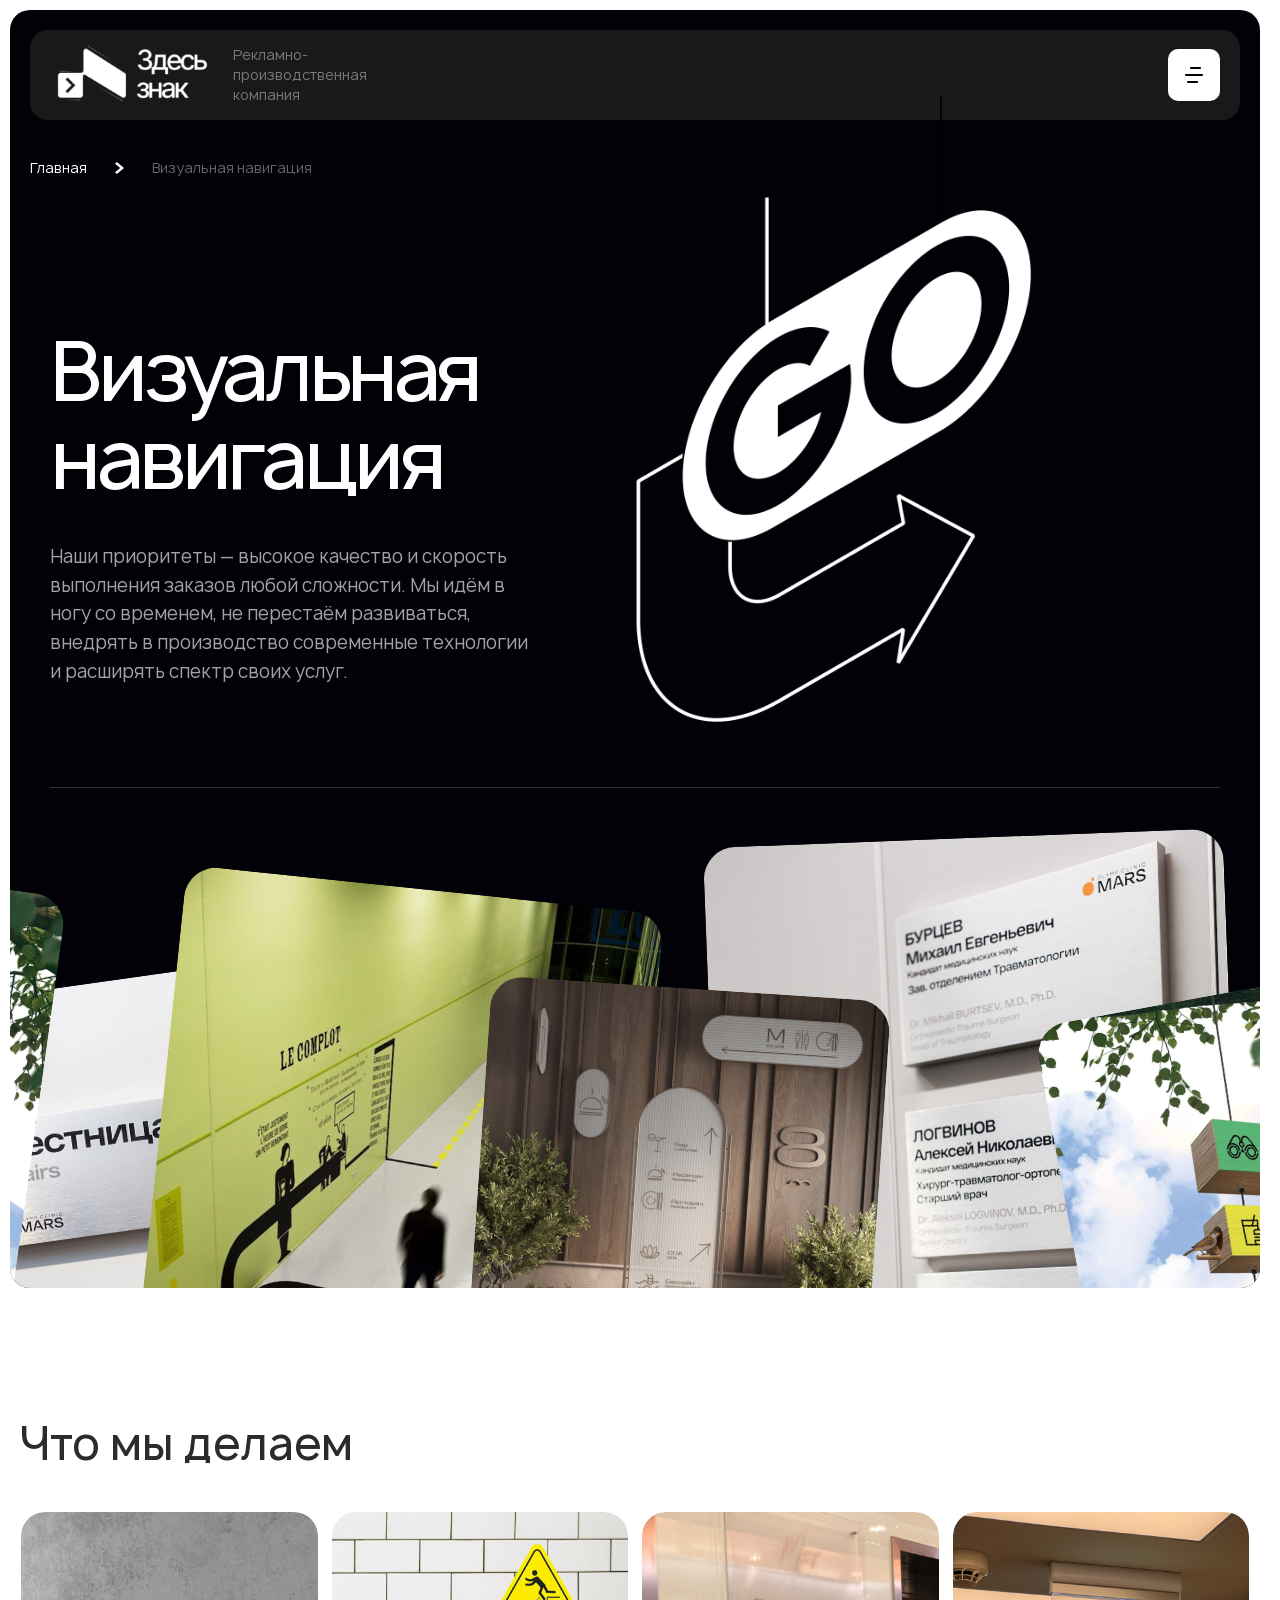
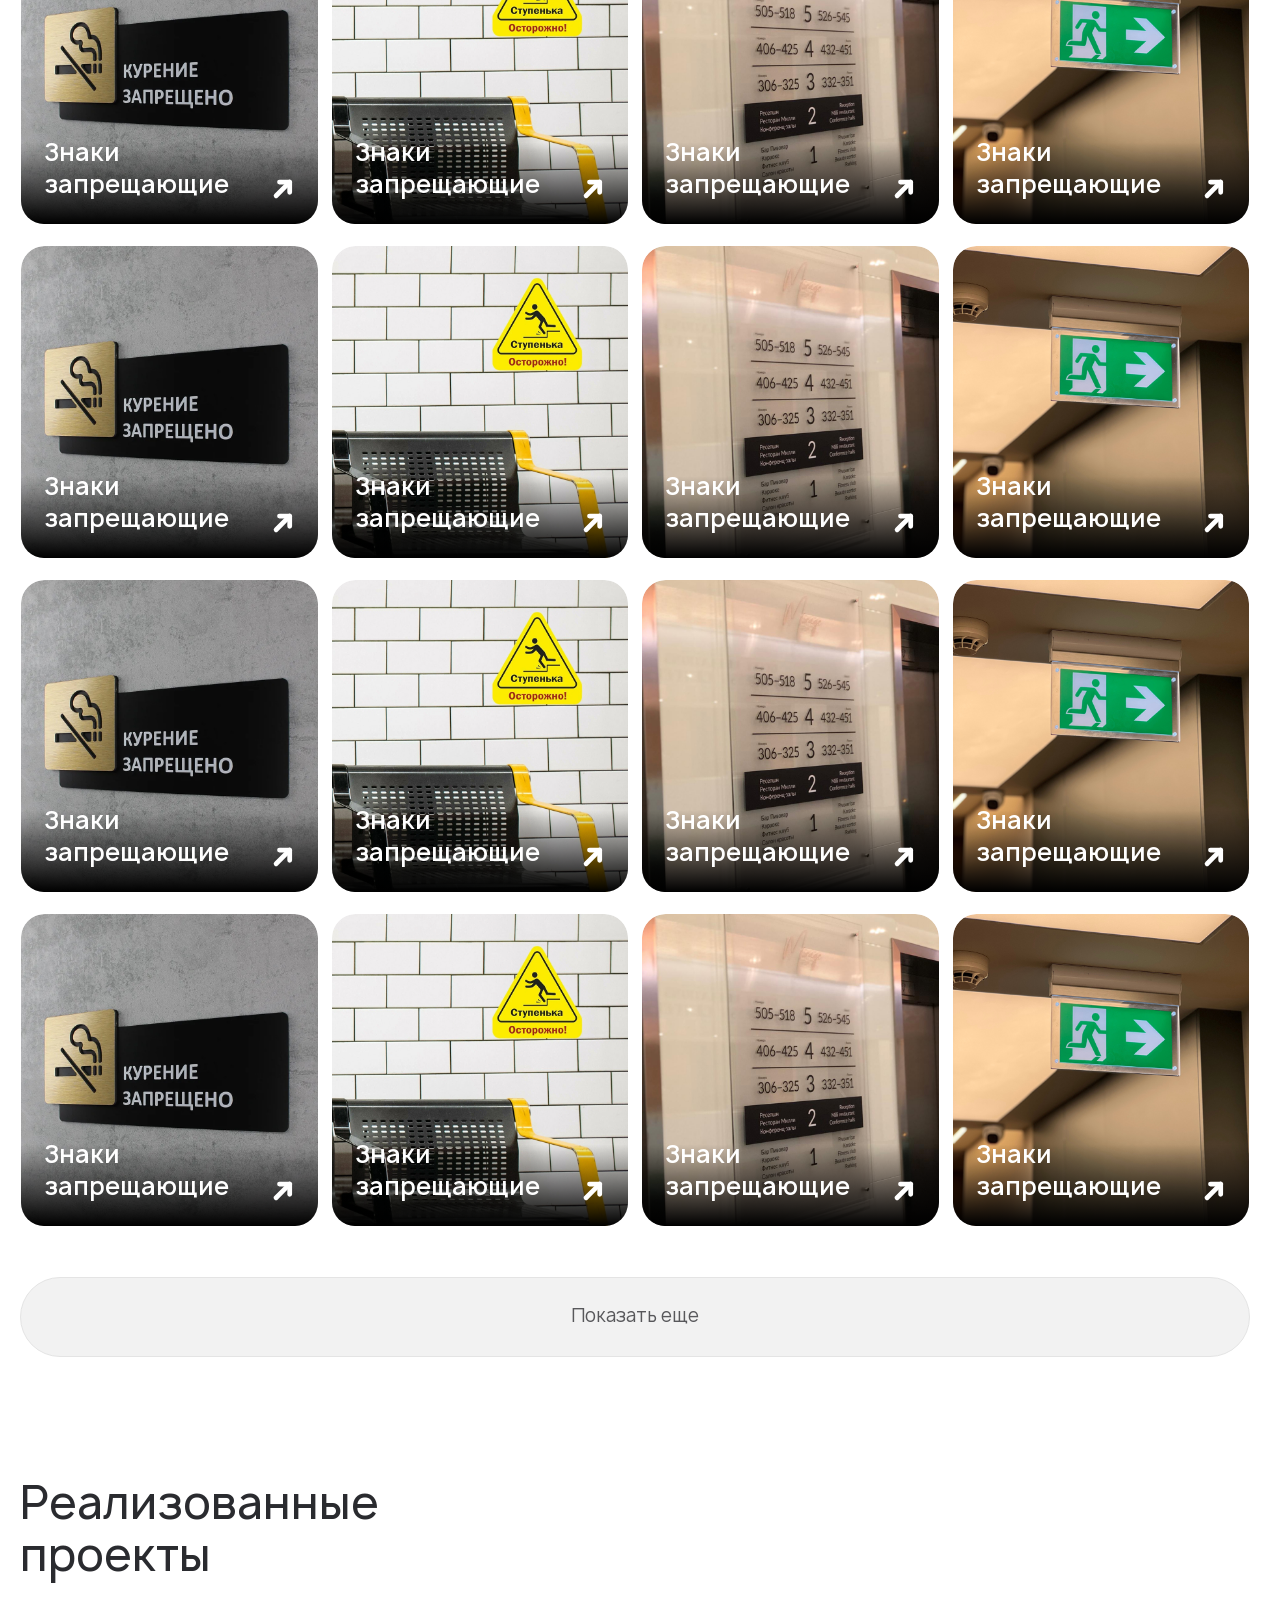
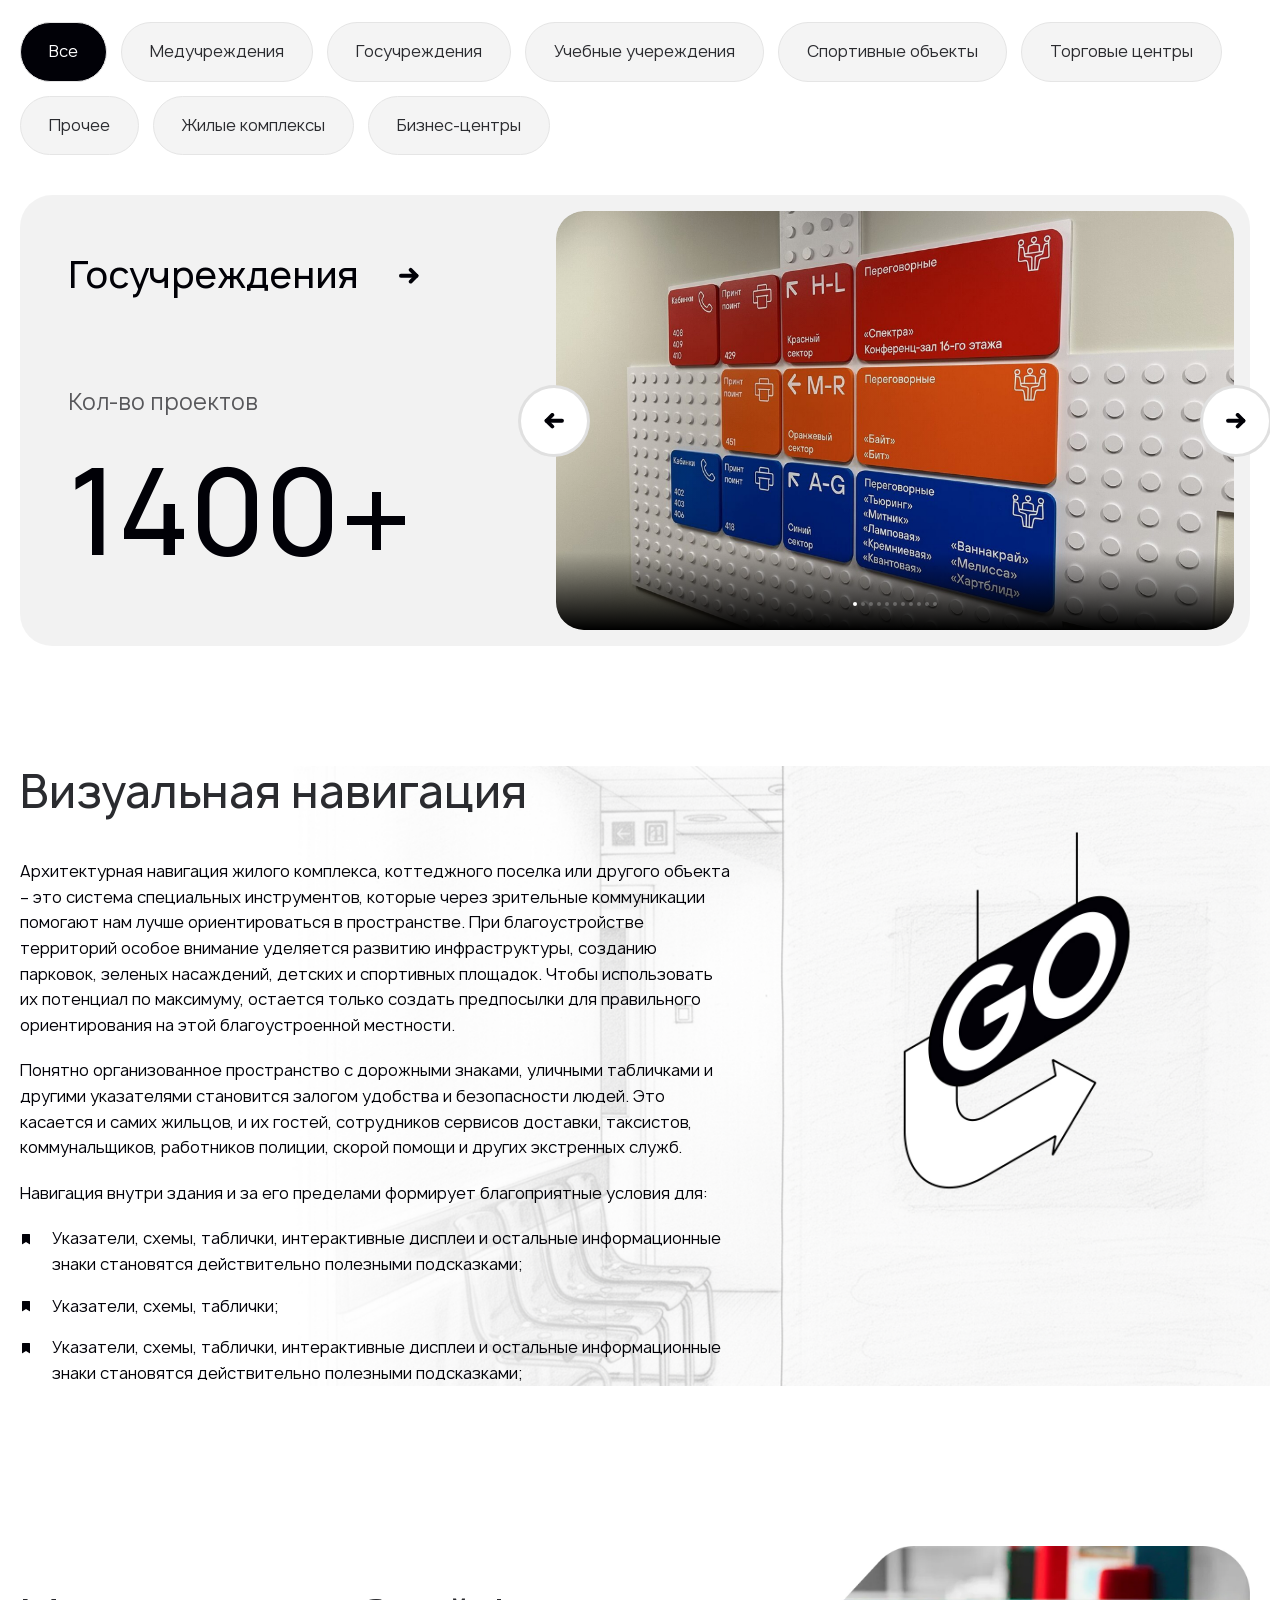
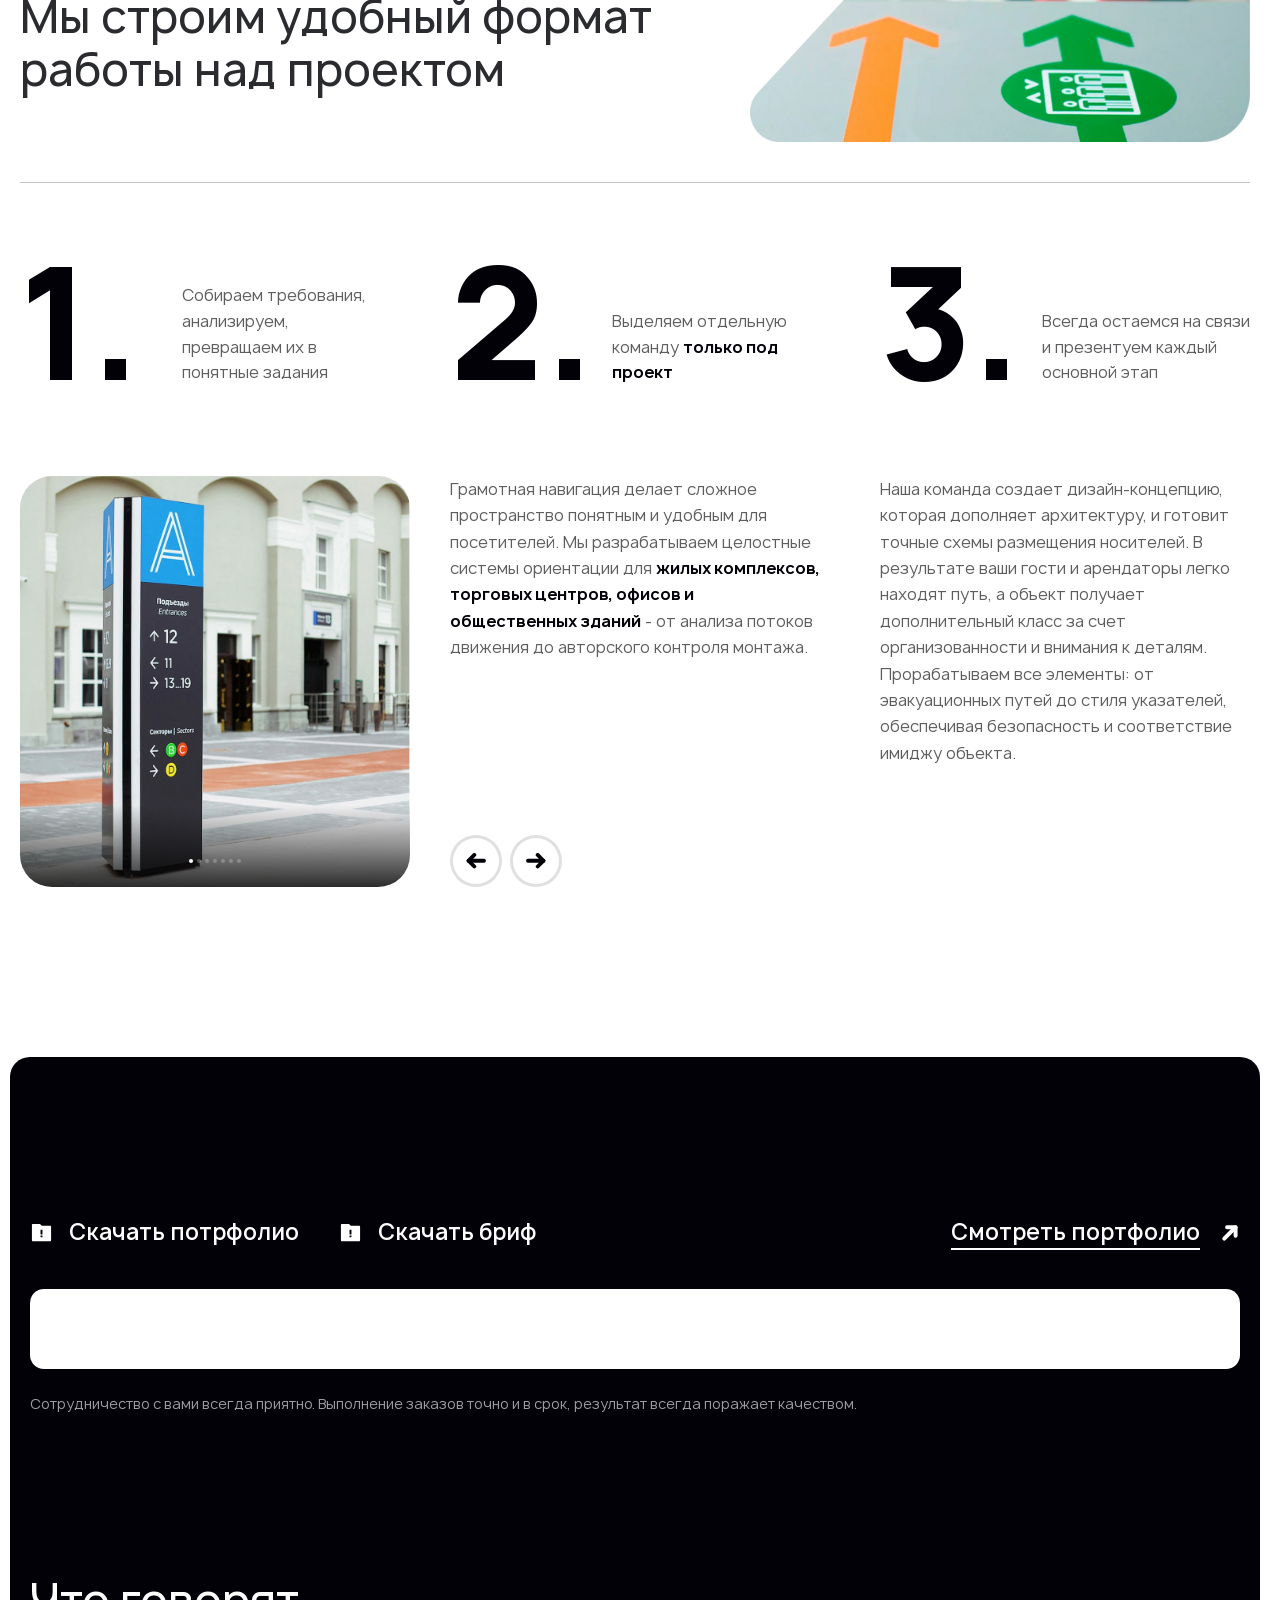
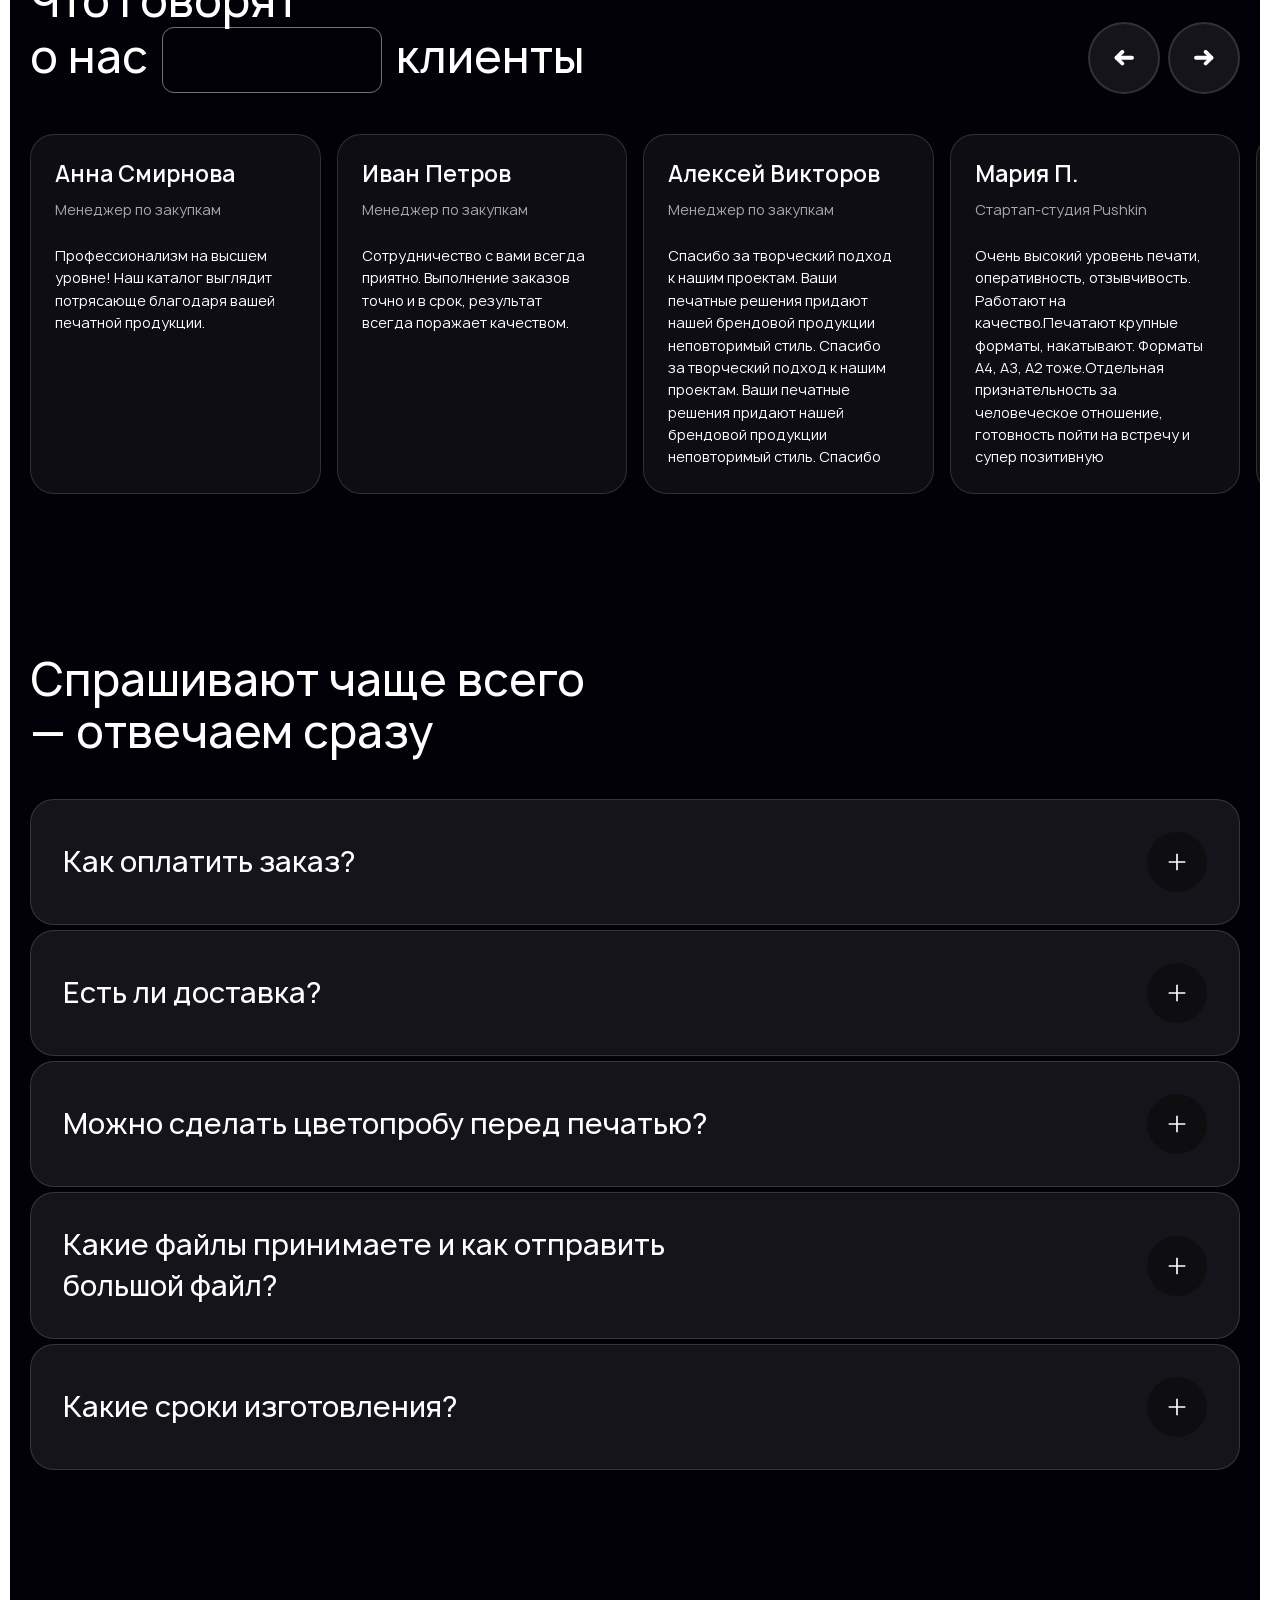
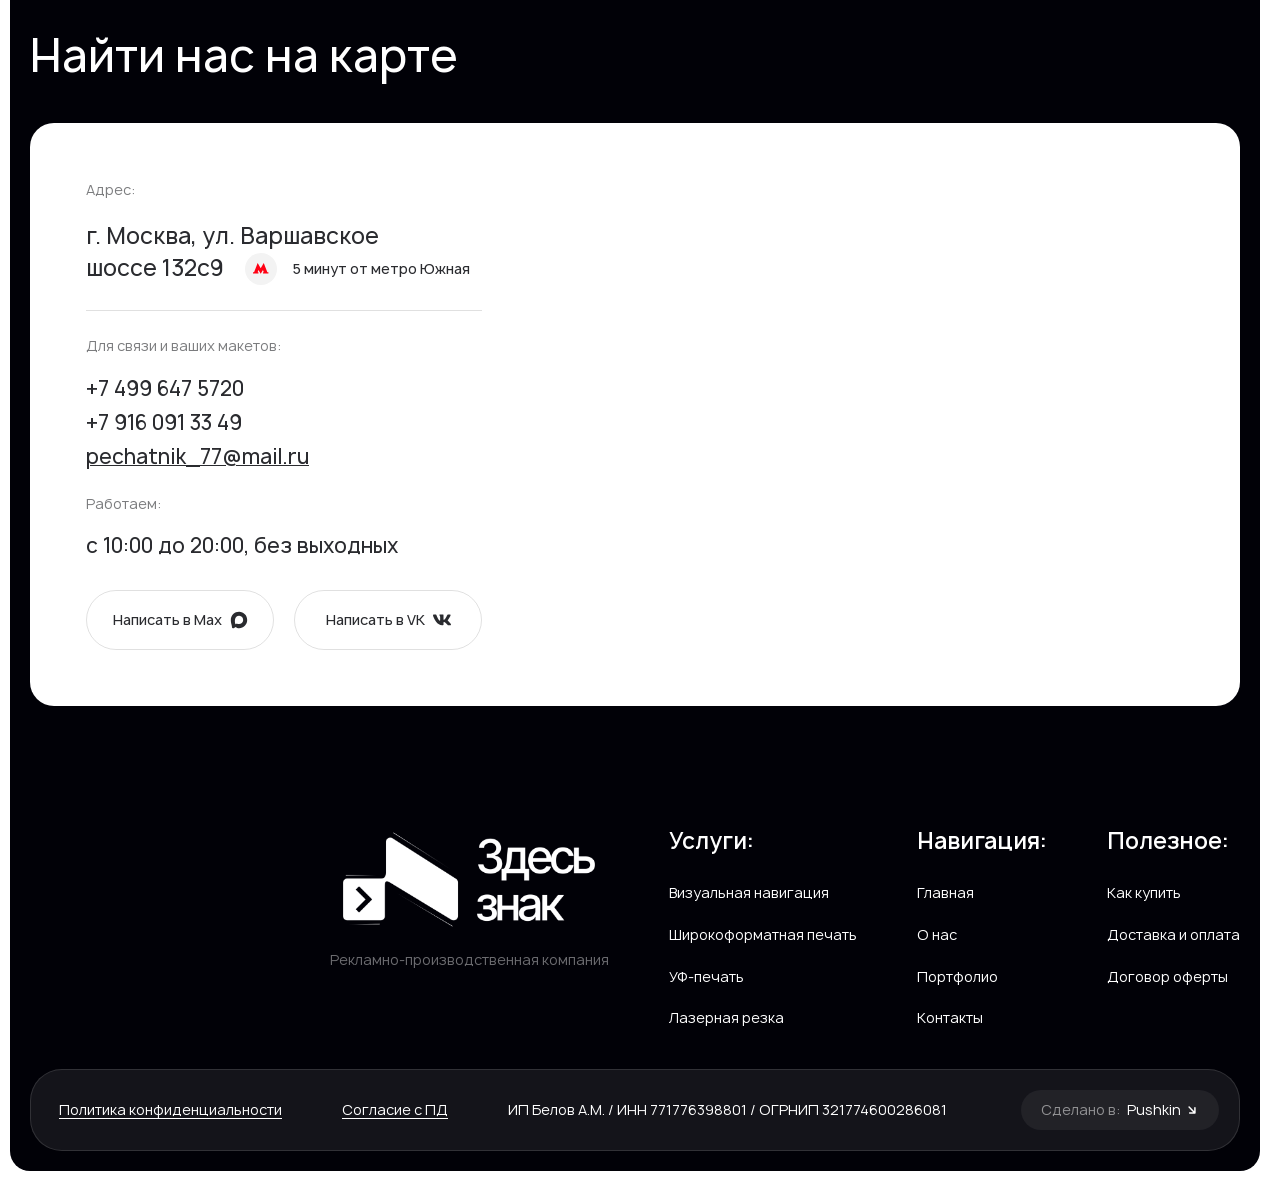
<file: service.html>
<!DOCTYPE html>
<html lang="ru">
	<head>
		<meta http-equiv="Content-Type" content="text/html; charset=utf-8">

		<!-- Adapting the page for mobile devices -->
		<meta name="viewport" content="width=device-width, initial-scale=1, maximum-scale=1">

		<!-- Prohibition of phone number recognition -->
		<meta name="format-detection" content="telephone=no">
		<meta name="SKYPE_TOOLBAR" content ="SKYPE_TOOLBAR_PARSER_COMPATIBLE">

		<!-- Page title -->
		<title>Заголовок страницы</title>

		<!-- Meta description -->
		<meta name="description" content="">

		<!-- Meta Keywords -->
		<meta name="keywords" content="">

		<!-- Changing the color of the mobile browser panel -->
		<meta name="msapplication-TileColor" content="#010107">
		<meta name="theme-color" content="#010107">

		<!-- Connecting style files -->
		<link rel="stylesheet" href="css/reset.css">
		<link rel="stylesheet" href="css/swiper-bundle.min.css">
		<link rel="stylesheet" href="css/swiper.css">
		<link rel="stylesheet" href="css/fancybox.css">
		<link rel="stylesheet" href="css/styles.css">
		<link rel="stylesheet" href="css/fonts.css">

		<link rel="stylesheet" href="css/response_1899.css" media="print, (max-width: 1899px)">
		<link rel="stylesheet" href="css/response_1439.css" media="print, (max-width: 1439px)">
		<link rel="stylesheet" href="css/response_1279.css" media="print, (max-width: 1279px)">
		<link rel="stylesheet" href="css/response_1023.css" media="print, (max-width: 1023px)">
		<link rel="stylesheet" href="css/response_767.css" media="print, (max-width: 767px)">
	</head>

	<body>
		<div class="wrap">
			<div class="main">
				<section class="bg_dark_wrap block s_m">
					<div class="bg clip">
						<header class="dark">
							<div class="cont l_w">
								<div class="data">
									<a href="/" class="logo">
										<img src="images/logo.svg" alt="">

										<div class="name">Рекламно-<br>производственная<br> компания</div>
									</a>

									<button class="catalog_btn" popovertarget="catalog_modal">
										<svg class="icon"><use xlink:href="images/sprite.svg#ic_catalog"></use></svg>

										<svg class="icon"><use xlink:href="images/sprite.svg#ic_close"></use></svg>

										<span>Что печатаем</span>
									</button>

									<div class="catalog_modal" id="catalog_modal" popover>
										<div class="grid_row">
											<a href="/" class="item">
												<picture class="icon">
													<img src="images/ic_directions1.png" alt="" loading="lazy">
												</picture>

												<div class="name">Визуальная навигация</div>

												<div class="desc">
													<ul>
														<li>Навигация для ЖК</li>

														<li>Навигация для детского сада</li>

														<li>Навигация для детского сада</li>
													</ul>

													<p>+ 24 назначения ...</p>
												</div>

												<div class="arr">
													<svg><use xlink:href="images/sprite.svg#ic_arr_hor"></use></svg>
												</div>
											</a>

											<a href="/" class="item">
												<picture class="icon">
													<img src="images/ic_directions1.png" alt="" loading="lazy">
												</picture>

												<div class="name">Визуальная навигация</div>

												<div class="desc">
													<ul>
														<li>Навигация для ЖК</li>

														<li>Навигация для детского сада</li>

														<li>Навигация для детского сада</li>
													</ul>

													<p>+ 24 назначения ...</p>
												</div>

												<div class="arr">
													<svg><use xlink:href="images/sprite.svg#ic_arr_hor"></use></svg>
												</div>
											</a>

											<a href="/" class="item">
												<picture class="icon">
													<img src="images/ic_directions1.png" alt="" loading="lazy">
												</picture>

												<div class="name">Визуальная навигация</div>

												<div class="desc">
													<ul>
														<li>Навигация для ЖК</li>

														<li>Навигация для детского сада</li>

														<li>Навигация для детского сада</li>
													</ul>

													<p>+ 24 назначения ...</p>
												</div>

												<div class="arr">
													<svg><use xlink:href="images/sprite.svg#ic_arr_hor"></use></svg>
												</div>
											</a>

											<a href="/" class="item">
												<picture class="icon">
													<img src="images/ic_directions1.png" alt="" loading="lazy">
												</picture>

												<div class="name">Визуальная навигация</div>

												<div class="desc">
													<ul>
														<li>Навигация для ЖК</li>

														<li>Навигация для детского сада</li>

														<li>Навигация для детского сада</li>
													</ul>

													<p>+ 24 назначения ...</p>
												</div>

												<div class="arr">
													<svg><use xlink:href="images/sprite.svg#ic_arr_hor"></use></svg>
												</div>
											</a>
										</div>
									</div>

									<nav class="menu">
										<div class="item">
											<a href="/">Главная</a>
										</div>

										<div class="item">
											<a href="/">О нас</a>
										</div>

										<div class="item">
											<a href="/">Портфолио</a>
										</div>

										<div class="item">
											<a href="/">Контакты</a>
										</div>
									</nav>

									<div class="contacts">
										<div>
											<div class="work_time">Работаем: с 10:00 до 20:00, без выходных</div>

											<div class="address">г. Москва, ул. Варшавское шоссе 132с9</div>
										</div>

										<div>
											<div class="label">Для связи:</div>

											<div class="val">
												<div class="phone">
													<a href="tel:+7 499 647 5720">+7 499 647 5720</a>
												</div>

												<div class="messengers">
													<a href="/" target="_blank" rel="noopener nofollow">
														<svg class="icon"><use xlink:href="images/sprite.svg#ic_vk"></use></svg>
													</a>

													<a href="/" target="_blank" rel="noopener nofollow">
														<svg class="icon"><use xlink:href="images/sprite.svg#ic_max"></use></svg>
													</a>
												</div>
											</div>
										</div>
									</div>

									<button class="feedback_btn">Форма для связи</button>

									<button class="mob_menu_btn" popovertarget="mob_menu_modal">
										<svg class="icon"><use xlink:href="images/sprite.svg#ic_catalog"></use></svg>

										<svg class="icon"><use xlink:href="images/sprite.svg#ic_close"></use></svg>
									</button>
								</div>
							</div>
						</header>


						<section class="mob_menu_modal" id="mob_menu_modal" popover>
							<div class="data">
								<div class="menu">
									<div>
										<a href="/" class="sub_link">
											<span>Что печатаем</span>

											<svg class="icon"><use xlink:href="images/sprite.svg#ic_arr_hor"></use></svg>
										</a>

										<div class="sub">
											<button class="back_btn">
												<svg class="icon"><use xlink:href="images/sprite.svg#ic_arr_hor"></use></svg>

												<span>Что печатаем</span>
											</button>

											<div class="items">
												<div><a href="/">Визуальная навигация</a></div>

												<div><a href="/">Широкоформатная печать</a></div>

												<div><a href="/">УФ-печать</a></div>

												<div><a href="/">Лазерная резка</a></div>
											</div>
										</div>
									</div>

									<div><a href="/">
										<span>Главная</span>
									</a></div>

									<div><a href="/">
										<span>О нас</span>
									</a></div>

									<div><a href="/">
										<span>Портфолио</span>
									</a></div>

									<div><a href="/">
										<span>Контакты</span>
									</a></div>
								</div>

								<div class="contacts">
									<div>
										<div class="work_time">Работаем: с 10:00 до 20:00, без выходных</div>

										<div class="address">г. Москва, ул. Варшавское шоссе 132с9</div>
									</div>

									<div>
										<div class="label">Для связи:</div>

										<div class="val">
											<div class="phone">
												<a href="tel:+7 499 647 5720">+7 499 647 5720</a>
											</div>

											<div class="messengers">
												<a href="/" target="_blank" rel="noopener nofollow">
													<svg class="icon"><use xlink:href="images/sprite.svg#ic_vk"></use></svg>
												</a>

												<a href="/" target="_blank" rel="noopener nofollow">
													<svg class="icon"><use xlink:href="images/sprite.svg#ic_max"></use></svg>
												</a>
											</div>
										</div>
									</div>
								</div>

								<button class="feedback_btn">Форма для связи</button>
							</div>
						</section>


						<section class="page_head light s_m">
							<div class="cont l_w">
								<div class="breadcrumbs">
									<a href="/">Главная</a>

									<svg class="sep"><use xlink:href="images/sprite.svg#ic_bread_sep"></use></svg>

									<span class="current">Визуальная навигация</span>
								</div>
							</div>
						</section>


						<section class="service_head">
							<div class="cont l_w">
								<div class="data">
									<div class="cont">
										<h1 class="title">Визуальная навигация</h1>

										<div class="desc">Наши приоритеты — высокое качество и скорость выполнения заказов любой сложности. Мы идём в ногу со временем, не перестаём развиваться, внедрять в производство современные технологии и расширять спектр своих услуг.</div>

										<div class="divider"></div>
									</div>

									<picture class="image image1">
										<img src="images/tmp/service_head_img1.png" alt="" fetchpriority="high">
									</picture>
								</div>

								<!-- <div class="data">
									<div class="cont">
										<h1 class="title">Лазерная<br> резка</h1>

										<div class="desc">Наши приоритеты — высокое качество и скорость выполнения заказов любой сложности. Мы идём в ногу со временем, не перестаём развиваться, внедрять в производство современные технологии и расширять спектр своих услуг.</div>

										<div class="divider"></div>
									</div>

									<picture class="image image2">
										<img src="images/tmp/service_head_img2.png" alt="" fetchpriority="high">
									</picture>
								</div> -->

								<!-- <div class="data">
									<div class="cont">
										<h1 class="title">УФ-печать</h1>

										<div class="desc">Наши приоритеты — высокое качество и скорость выполнения заказов любой сложности. Мы идём в ногу со временем, не перестаём развиваться, внедрять в производство современные технологии и расширять спектр своих услуг.</div>

										<div class="divider"></div>
									</div>

									<picture class="image image3">
										<img src="images/tmp/service_head_img3.png" alt="" fetchpriority="high">
									</picture>
								</div> -->

								<!-- <div class="data">
									<div class="cont">
										<h1 class="title">Широкоформатная<br> печать</h1>

										<div class="desc">Наши приоритеты — высокое качество и скорость выполнения заказов любой сложности. Мы идём в ногу со временем, не перестаём развиваться, внедрять в производство современные технологии и расширять спектр своих услуг.</div>

										<div class="divider"></div>
									</div>

									<picture class="image image4">
										<img src="images/tmp/service_head_img4.png" alt="" fetchpriority="high">
									</picture>
								</div> -->
							</div>

							<div class="animate_images">
								<picture class="image image1">
									<img src="images/tmp/serviec_animate_img1.jpg" alt="" loading="lazy" class="cover">
								</picture>

								<picture class="image image2">
									<img src="images/tmp/serviec_animate_img2.jpg" alt="" loading="lazy" class="cover">
								</picture>

								<picture class="image image3">
									<img src="images/tmp/serviec_animate_img3.jpg" alt="" loading="lazy" class="cover">
								</picture>

								<picture class="image image4">
									<img src="images/tmp/serviec_animate_img4.jpg" alt="" loading="lazy" class="cover">
								</picture>

								<picture class="image image5">
									<img src="images/tmp/serviec_animate_img5.jpg" alt="" loading="lazy" class="cover">
								</picture>

								<picture class="image image6">
									<img src="images/tmp/serviec_animate_img6.jpg" alt="" loading="lazy" class="cover">
								</picture>
							</div>
						</section>
					</div>
				</section>


				<section class="services block s_m">
					<div class="cont">
						<div class="block_head row">
							<div class="title">Что мы делаем</div>
						</div>
					</div>

					<div class="cont l_w">
						<div class="grid_row">
							<a href="/" class="item">
								<picture class="thumb">
									<img src="images/tmp/services_thumb1.jpg" alt="" loading="lazy" class="cover">
								</picture>

								<div class="name">Знаки<br> запрещающие</div>

								<div class="arr">
									<svg><use xlink:href="images/sprite.svg#ic_arrow_diagonal"></use></svg>
								</div>
							</a>

							<a href="/" class="item">
								<picture class="thumb">
									<img src="images/tmp/services_thumb2.jpg" alt="" loading="lazy" class="cover">
								</picture>

								<div class="name">Знаки<br> запрещающие</div>

								<div class="arr">
									<svg><use xlink:href="images/sprite.svg#ic_arrow_diagonal"></use></svg>
								</div>
							</a>

							<a href="/" class="item">
								<picture class="thumb">
									<img src="images/tmp/services_thumb3.jpg" alt="" loading="lazy" class="cover">
								</picture>

								<div class="name">Знаки<br> запрещающие</div>

								<div class="arr">
									<svg><use xlink:href="images/sprite.svg#ic_arrow_diagonal"></use></svg>
								</div>
							</a>

							<a href="/" class="item">
								<picture class="thumb">
									<img src="images/tmp/services_thumb4.jpg" alt="" loading="lazy" class="cover">
								</picture>

								<div class="name">Знаки<br> запрещающие</div>

								<div class="arr">
									<svg><use xlink:href="images/sprite.svg#ic_arrow_diagonal"></use></svg>
								</div>
							</a>

							<a href="/" class="item">
								<picture class="thumb">
									<img src="images/tmp/services_thumb1.jpg" alt="" loading="lazy" class="cover">
								</picture>

								<div class="name">Знаки<br> запрещающие</div>

								<div class="arr">
									<svg><use xlink:href="images/sprite.svg#ic_arrow_diagonal"></use></svg>
								</div>
							</a>

							<a href="/" class="item">
								<picture class="thumb">
									<img src="images/tmp/services_thumb2.jpg" alt="" loading="lazy" class="cover">
								</picture>

								<div class="name">Знаки<br> запрещающие</div>

								<div class="arr">
									<svg><use xlink:href="images/sprite.svg#ic_arrow_diagonal"></use></svg>
								</div>
							</a>

							<a href="/" class="item">
								<picture class="thumb">
									<img src="images/tmp/services_thumb3.jpg" alt="" loading="lazy" class="cover">
								</picture>

								<div class="name">Знаки<br> запрещающие</div>

								<div class="arr">
									<svg><use xlink:href="images/sprite.svg#ic_arrow_diagonal"></use></svg>
								</div>
							</a>

							<a href="/" class="item">
								<picture class="thumb">
									<img src="images/tmp/services_thumb4.jpg" alt="" loading="lazy" class="cover">
								</picture>

								<div class="name">Знаки<br> запрещающие</div>

								<div class="arr">
									<svg><use xlink:href="images/sprite.svg#ic_arrow_diagonal"></use></svg>
								</div>
							</a>

							<a href="/" class="item">
								<picture class="thumb">
									<img src="images/tmp/services_thumb1.jpg" alt="" loading="lazy" class="cover">
								</picture>

								<div class="name">Знаки<br> запрещающие</div>

								<div class="arr">
									<svg><use xlink:href="images/sprite.svg#ic_arrow_diagonal"></use></svg>
								</div>
							</a>

							<a href="/" class="item">
								<picture class="thumb">
									<img src="images/tmp/services_thumb2.jpg" alt="" loading="lazy" class="cover">
								</picture>

								<div class="name">Знаки<br> запрещающие</div>

								<div class="arr">
									<svg><use xlink:href="images/sprite.svg#ic_arrow_diagonal"></use></svg>
								</div>
							</a>

							<a href="/" class="item">
								<picture class="thumb">
									<img src="images/tmp/services_thumb3.jpg" alt="" loading="lazy" class="cover">
								</picture>

								<div class="name">Знаки<br> запрещающие</div>

								<div class="arr">
									<svg><use xlink:href="images/sprite.svg#ic_arrow_diagonal"></use></svg>
								</div>
							</a>

							<a href="/" class="item">
								<picture class="thumb">
									<img src="images/tmp/services_thumb4.jpg" alt="" loading="lazy" class="cover">
								</picture>

								<div class="name">Знаки<br> запрещающие</div>

								<div class="arr">
									<svg><use xlink:href="images/sprite.svg#ic_arrow_diagonal"></use></svg>
								</div>
							</a>

							<a href="/" class="item">
								<picture class="thumb">
									<img src="images/tmp/services_thumb1.jpg" alt="" loading="lazy" class="cover">
								</picture>

								<div class="name">Знаки<br> запрещающие</div>

								<div class="arr">
									<svg><use xlink:href="images/sprite.svg#ic_arrow_diagonal"></use></svg>
								</div>
							</a>

							<a href="/" class="item">
								<picture class="thumb">
									<img src="images/tmp/services_thumb2.jpg" alt="" loading="lazy" class="cover">
								</picture>

								<div class="name">Знаки<br> запрещающие</div>

								<div class="arr">
									<svg><use xlink:href="images/sprite.svg#ic_arrow_diagonal"></use></svg>
								</div>
							</a>

							<a href="/" class="item">
								<picture class="thumb">
									<img src="images/tmp/services_thumb3.jpg" alt="" loading="lazy" class="cover">
								</picture>

								<div class="name">Знаки<br> запрещающие</div>

								<div class="arr">
									<svg><use xlink:href="images/sprite.svg#ic_arrow_diagonal"></use></svg>
								</div>
							</a>

							<a href="/" class="item">
								<picture class="thumb">
									<img src="images/tmp/services_thumb4.jpg" alt="" loading="lazy" class="cover">
								</picture>

								<div class="name">Знаки<br> запрещающие</div>

								<div class="arr">
									<svg><use xlink:href="images/sprite.svg#ic_arrow_diagonal"></use></svg>
								</div>
							</a>
						</div>
					</div>

					<div class="cont">
						<button class="more_btn l_m">Показать еще</button>
					</div>
				</section>


				<section class="cases_page block s_m">
					<div class="cont">
						<div class="block_head">
							<div class="title">Реализованные<br> проекты</div>
						</div>
					</div>

					<div class="cont l_w">
						<div class="filter s_m">
							<div><a class="active">Все</a></div>

							<div><a href="/">Медучреждения</a></div>

							<div><a href="/">Госучреждения</a></div>

							<div><a href="/">Учебные учереждения</a></div>

							<div><a href="/">Спортивные объекты</a></div>

							<div><a href="/">Торговые центры</a></div>

							<div><a href="/">Прочее</a></div>

							<div><a href="/">Жилые комплексы</a></div>

							<div><a href="/">Бизнес-центры</a></div>
						</div>

						<div class="slider">
							<div class="data">
								<div class="title">
									<span>Госучреждения</span>

									<svg class="arr"><use xlink:href="images/sprite.svg#ic_arrow_hor"></use></svg>
								</div>

								<div class="count">
									<div class="label">Кол-во проектов</div>

									<div class="val">1400+</div>
								</div>
							</div>

							<div class="swiper">
								<div class="swiper-wrapper">
									<div class="swiper-slide">
										<picture class="image">
											<img src="images/tmp/cases_page_slider_img.jpg" alt="" loading="lazy" class="cover">
										</picture>
									</div>

									<div class="swiper-slide">
										<picture class="image">
											<img src="images/tmp/cases_page_slider_img.jpg" alt="" loading="lazy" class="cover">
										</picture>
									</div>

									<div class="swiper-slide">
										<picture class="image">
											<img src="images/tmp/cases_page_slider_img.jpg" alt="" loading="lazy" class="cover">
										</picture>
									</div>

									<div class="swiper-slide">
										<picture class="image">
											<img src="images/tmp/cases_page_slider_img.jpg" alt="" loading="lazy" class="cover">
										</picture>
									</div>

									<div class="swiper-slide">
										<picture class="image">
											<img src="images/tmp/cases_page_slider_img.jpg" alt="" loading="lazy" class="cover">
										</picture>
									</div>

									<div class="swiper-slide">
										<picture class="image">
											<img src="images/tmp/cases_page_slider_img.jpg" alt="" loading="lazy" class="cover">
										</picture>
									</div>

									<div class="swiper-slide">
										<picture class="image">
											<img src="images/tmp/cases_page_slider_img.jpg" alt="" loading="lazy" class="cover">
										</picture>
									</div>

									<div class="swiper-slide">
										<picture class="image">
											<img src="images/tmp/cases_page_slider_img.jpg" alt="" loading="lazy" class="cover">
										</picture>
									</div>

									<div class="swiper-slide">
										<picture class="image">
											<img src="images/tmp/cases_page_slider_img.jpg" alt="" loading="lazy" class="cover">
										</picture>
									</div>

									<div class="swiper-slide">
										<picture class="image">
											<img src="images/tmp/cases_page_slider_img.jpg" alt="" loading="lazy" class="cover">
										</picture>
									</div>

									<div class="swiper-slide">
										<picture class="image">
											<img src="images/tmp/cases_page_slider_img.jpg" alt="" loading="lazy" class="cover">
										</picture>
									</div>
								</div>

								<button class="swiper-button-prev">
									<svg class="icon"><use xlink:href="images/sprite.svg#ic_arrow_hor"></use></svg>
								</button>

								<button class="swiper-button-next">
									<svg class="icon"><use xlink:href="images/sprite.svg#ic_arrow_hor"></use></svg>
								</button>

								<div class="swiper-pagination"></div>
							</div>
						</div>
					</div>
				</section>


				<section class="visual_nav block">
					<div class="cont">
						<div class="block_head">
							<div class="title">Визуальная навигация</div>
						</div>

						<div class="text_block">
							<p>Архитектурная навигация жилого комплекса, коттеджного поселка или другого объекта – это система специальных инструментов, которые через зрительные коммуникации помогают нам лучше ориентироваться в пространстве. При благоустройстве территорий особое внимание уделяется развитию инфраструктуры, созданию парковок, зеленых насаждений, детских и спортивных площадок. Чтобы использовать их потенциал по максимуму, остается только создать предпосылки для правильного ориентирования на этой благоустроенной местности.</p>

							<p>Понятно организованное пространство с дорожными знаками, уличными табличками и другими указателями становится залогом удобства и безопасности людей. Это касается и самих жильцов, и их гостей, сотрудников сервисов доставки, таксистов, коммунальщиков, работников полиции, скорой помощи и других экстренных служб.</p>

							<p>Навигация внутри здания и за его пределами формирует благоприятные условия для:</p>

							<ul>
								<li>Указатели, схемы, таблички, интерактивные дисплеи и остальные информационные знаки становятся действительно полезными подсказками;</li>

								<li>Указатели, схемы, таблички;</li>

								<li>Указатели, схемы, таблички, интерактивные дисплеи и остальные информационные знаки становятся действительно полезными подсказками;</li>
							</ul>
						</div>
					</div>

					<picture class="image">
						<img src="images/tmp/visual_nav_img.jpg" alt="" loading="lazy">
					</picture>
				</section>


				<section class="convenient_format block">
					<div class="cont">
						<div class="block_head row">
							<div class="title">Мы строим удобный формат работы над проектом</div>

							<picture class="image">
								<img src="images/tmp/convenient_format_img.jpg" alt="" loading="lazy" class="cover">
							</picture>
						</div>
					</div>

					<div class="cont l_w">
						<div class="divider"></div>

						<div class="grid_row">
							<div class="item">
								<div class="number"></div>

								<div class="desc">Собираем требования, анализируем, превращаем их в понятные задания</div>
							</div>

							<div class="item">
								<div class="number"></div>

								<div class="desc">Выделяем отдельную команду <b>только под проект</b></div>
							</div>

							<div class="item">
								<div class="number"></div>

								<div class="desc">Всегда остаемся на связи и презентуем каждый основной этап</div>
							</div>
						</div>

						<div class="grid_row">
							<div class="images">
								<div class="swiper">
									<div class="swiper-wrapper">
										<div class="swiper-slide">
											<picture class="image">
												<img src="images/tmp/convenient_format_slider_img.jpg" alt="" loading="lazy" class="cover">
											</picture>
										</div>

										<div class="swiper-slide">
											<picture class="image">
												<img src="images/tmp/convenient_format_slider_img.jpg" alt="" loading="lazy" class="cover">
											</picture>
										</div>

										<div class="swiper-slide">
											<picture class="image">
												<img src="images/tmp/convenient_format_slider_img.jpg" alt="" loading="lazy" class="cover">
											</picture>
										</div>

										<div class="swiper-slide">
											<picture class="image">
												<img src="images/tmp/convenient_format_slider_img.jpg" alt="" loading="lazy" class="cover">
											</picture>
										</div>

										<div class="swiper-slide">
											<picture class="image">
												<img src="images/tmp/convenient_format_slider_img.jpg" alt="" loading="lazy" class="cover">
											</picture>
										</div>

										<div class="swiper-slide">
											<picture class="image">
												<img src="images/tmp/convenient_format_slider_img.jpg" alt="" loading="lazy" class="cover">
											</picture>
										</div>

										<div class="swiper-slide">
											<picture class="image">
												<img src="images/tmp/convenient_format_slider_img.jpg" alt="" loading="lazy" class="cover">
											</picture>
										</div>
									</div>

									<div class="swiper-pagination"></div>
								</div>

								<div class="swiper-controls">
									<button class="swiper-button-prev">
										<svg class="icon"><use xlink:href="images/sprite.svg#ic_arrow_hor"></use></svg>
									</button>

									<button class="swiper-button-next">
										<svg class="icon"><use xlink:href="images/sprite.svg#ic_arrow_hor"></use></svg>
									</button>
								</div>
							</div>

							<div class="text">
								<p>Грамотная навигация делает сложное пространство понятным и удобным для посетителей. Мы разрабатываем целостные системы ориентации для <b>жилых комплексов, торговых центров, офисов и общественных зданий</b> - от анализа потоков движения до авторского контроля монтажа.</p>
							</div>

							<div class="text">
								<p>Наша команда создает дизайн-концепцию, которая дополняет архитектуру, и готовит точные схемы размещения носителей. В результате ваши гости и арендаторы легко находят путь, а объект получает дополнительный класс за счет организованности и внимания к деталям. Прорабатываем все элементы: от эвакуационных путей до стиля указателей, обеспечивая безопасность и соответствие имиджу объекта.</p>
							</div>
						</div>
					</div>
				</section>


				<section class="bg_dark_wrap">
					<div class="bg top_pad">
						<section class="cooperation block">
							<div class="cont">
								<div class="row">
									<div class="download">
										<div><a href="/" download>
											<svg class="icon"><use xlink:href="images/sprite.svg#ic_download2"></use></svg>

											<span>Скачать потрфолио</span>
										</a></div>

										<div><a href="/" download>
											<svg class="icon"><use xlink:href="images/sprite.svg#ic_download2"></use></svg>

											<span>Скачать бриф</span>
										</a></div>
									</div>

									<div class="links">
										<div><a href="/">
											<span>Смотреть портфолио</span>

											<svg class="icon"><use xlink:href="images/sprite.svg#ic_arrow_diagonal"></use></svg>
										</a></div>
									</div>
								</div>
							</div>

							<div class="cont l_w">
								<div class="video">
									<video loop muted autoplay class="cover">
										<source src="./main_video.mp4" type="video/mp4">
									</video>
								</div>
							</div>

							<div class="cont">
								<div class="exp">Сотрудничество с вами всегда приятно. Выполнение заказов точно и в срок, результат всегда поражает качеством.</div>
							</div>
						</section>


						<section class="reviews block">
							<div class="cont">
								<div class="block_head row">
									<div class="title">
										Что говорят<br> о нас

										<video loop muted autoplay class="cover">
											<source src="./main_video.mp4" type="video/mp4">
										</video>

										клиенты
									</div>

									<div class="swiper-controls">
										<button class="swiper-button-prev">
											<svg class="icon"><use xlink:href="images/sprite.svg#ic_arrow_hor"></use></svg>
										</button>

										<button class="swiper-button-next">
											<svg class="icon"><use xlink:href="images/sprite.svg#ic_arrow_hor"></use></svg>
										</button>
									</div>
								</div>
							</div>

							<div class="cont l_w">
								<div class="swiper">
									<div class="swiper-wrapper">
										<div class="swiper-slide">
											<div class="review">
												<div class="author">
													<div class="name">Анна Смирнова</div>

													<div class="post">Менеджер по закупкам</div>
												</div>

												<div class="text">Профессионализм на высшем уровне! Наш каталог выглядит потрясающе благодаря вашей печатной продукции.</div>
											</div>
										</div>

										<div class="swiper-slide">
											<div class="review">
												<div class="author">
													<div class="name">Иван Петров</div>

													<div class="post">Менеджер по закупкам</div>
												</div>

												<div class="text">Сотрудничество с вами всегда приятно. Выполнение заказов точно и в срок, результат всегда поражает качеством.</div>
											</div>
										</div>

										<div class="swiper-slide">
											<div class="review">
												<div class="author">
													<div class="name">Алексей Викторов</div>

													<div class="post">Менеджер по закупкам</div>
												</div>

												<div class="text">Спасибо за творческий подход к нашим проектам. Ваши печатные решения придают нашей брендовой продукции неповторимый стиль. Спасибо за творческий подход к нашим проектам. Ваши печатные решения придают нашей брендовой продукции неповторимый стиль. Спасибо за творческий подход к нашим проектам. Ваши печатные решения придают нашей брендовой продукции неповторимый стиль. Спасибо за творческий подход к нашим проектам. Ваши печатные решения придают нашей брендовой продукции неповторимый стиль.</div>
											</div>
										</div>

										<div class="swiper-slide">
											<div class="review">
												<div class="author">
													<div class="name">Мария П.</div>

													<div class="post">Стартап-студия Pushkin</div>
												</div>

												<div class="text">Очень высокий уровень печати, оперативность, отзывчивость. Работают на качество.Печатают крупные форматы, накатывают. Форматы А4, АЗ, А2 тоже.Отдельная признательность за человеческое отношение, готовность пойти на встречу и супер позитивную атмосферу.Типография от людей людям ❤️</div>
											</div>
										</div>

										<div class="swiper-slide">
											<div class="review">
												<div class="author">
													<div class="name">Роман Полански</div>

													<div class="post">ООО “Горькая луна”</div>
												</div>

												<div class="text">Нужно было напечатать стикеры в очень сжатые сроки, сотрудники оперативно выполнили заказ. Качество печати на высоте. Невероятно приятный и отзывчивый персонал!</div>
											</div>
										</div>

										<div class="swiper-slide">
											<div class="review">
												<div class="author">
													<div class="name">Анна Смирнова</div>

													<div class="post">Менеджер по закупкам</div>
												</div>

												<div class="text">Профессионализм на высшем уровне! Наш каталог выглядит потрясающе благодаря вашей печатной продукции.</div>
											</div>
										</div>

										<div class="swiper-slide">
											<div class="review">
												<div class="author">
													<div class="name">Иван Петров</div>

													<div class="post">Менеджер по закупкам</div>
												</div>

												<div class="text">Сотрудничество с вами всегда приятно. Выполнение заказов точно и в срок, результат всегда поражает качеством.</div>
											</div>
										</div>

										<div class="swiper-slide">
											<div class="review">
												<div class="author">
													<div class="name">Алексей Викторов</div>

													<div class="post">Менеджер по закупкам</div>
												</div>

												<div class="text">Спасибо за творческий подход к нашим проектам. Ваши печатные решения придают нашей брендовой продукции неповторимый стиль. Спасибо за творческий подход к нашим проектам. Ваши печатные решения придают нашей брендовой продукции неповторимый стиль. Спасибо за творческий подход к нашим проектам. Ваши печатные решения придают нашей брендовой продукции неповторимый стиль. Спасибо за творческий подход к нашим проектам. Ваши печатные решения придают нашей брендовой продукции неповторимый стиль.</div>
											</div>
										</div>

										<div class="swiper-slide">
											<div class="review">
												<div class="author">
													<div class="name">Мария П.</div>

													<div class="post">Стартап-студия Pushkin</div>
												</div>

												<div class="text">Очень высокий уровень печати, оперативность, отзывчивость. Работают на качество.Печатают крупные форматы, накатывают. Форматы А4, АЗ, А2 тоже.Отдельная признательность за человеческое отношение, готовность пойти на встречу и супер позитивную атмосферу.Типография от людей людям ❤️</div>
											</div>
										</div>

										<div class="swiper-slide">
											<div class="review">
												<div class="author">
													<div class="name">Роман Полански</div>

													<div class="post">ООО “Горькая луна”</div>
												</div>

												<div class="text">Нужно было напечатать стикеры в очень сжатые сроки, сотрудники оперативно выполнили заказ. Качество печати на высоте. Невероятно приятный и отзывчивый персонал!</div>
											</div>
										</div>
									</div>
								</div>
							</div>
						</section>


						<section class="FAQ block">
							<div class="cont">
								<div class="block_head">
									<div class="title">Спрашивают чаще всего<br> — отвечаем сразу</div>
								</div>

								<div class="accordion">
									<div class="accordion_item">
										<div class="head">
											<div class="title">Как оплатить заказ?</div>

											<div class="icon">
												<svg><use xlink:href="images/sprite.svg#ic_plus"></use></svg>
											</div>
										</div>

										<div class="data">
											<div class="text_block">
												<p>Работаем с физлицами и юрлицами. Можно оплатить картой, по QR-коду или наличными. Нужна дистанционная оплата — выставим счёт или пришлём QR. Закрывающие документы подготовим, просто скажите при оформлении.</p>
											</div>
										</div>
									</div>

									<div class="accordion_item">
										<div class="head">
											<div class="title">Есть ли доставка?</div>

											<div class="icon">
												<svg><use xlink:href="images/sprite.svg#ic_plus"></use></svg>
											</div>
										</div>

										<div class="data">
											<div class="text_block">
												<p>Работаем с физлицами и юрлицами. Можно оплатить картой, по QR-коду или наличными. Нужна дистанционная оплата — выставим счёт или пришлём QR. Закрывающие документы подготовим, просто скажите при оформлении.</p>
											</div>
										</div>
									</div>

									<div class="accordion_item">
										<div class="head">
											<div class="title">Можно сделать цветопробу перед печатью?</div>

											<div class="icon">
												<svg><use xlink:href="images/sprite.svg#ic_plus"></use></svg>
											</div>
										</div>

										<div class="data">
											<div class="text_block">
												<p>Работаем с физлицами и юрлицами. Можно оплатить картой, по QR-коду или наличными. Нужна дистанционная оплата — выставим счёт или пришлём QR. Закрывающие документы подготовим, просто скажите при оформлении.</p>
											</div>
										</div>
									</div>

									<div class="accordion_item">
										<div class="head">
											<div class="title">Какие файлы принимаете и как отправить большой файл?</div>

											<div class="icon">
												<svg><use xlink:href="images/sprite.svg#ic_plus"></use></svg>
											</div>
										</div>

										<div class="data">
											<div class="text_block">
												<p>Работаем с физлицами и юрлицами. Можно оплатить картой, по QR-коду или наличными. Нужна дистанционная оплата — выставим счёт или пришлём QR. Закрывающие документы подготовим, просто скажите при оформлении.</p>
											</div>
										</div>
									</div>

									<div class="accordion_item">
										<div class="head">
											<div class="title">Какие сроки изготовления?</div>

											<div class="icon">
												<svg><use xlink:href="images/sprite.svg#ic_plus"></use></svg>
											</div>
										</div>

										<div class="data">
											<div class="text_block">
												<p>Работаем с физлицами и юрлицами. Можно оплатить картой, по QR-коду или наличными. Нужна дистанционная оплата — выставим счёт или пришлём QR. Закрывающие документы подготовим, просто скажите при оформлении.</p>
											</div>
										</div>
									</div>
								</div>
							</div>
						</section>


						<section class="footer_scroll">
							<section class="contacts_data">
								<div class="cont l_w">
									<div class="block_head">
										<div class="title">Найти нас на карте</div>
									</div>

									<div class="data">
										<div class="item">
											<div class="label">Адрес:</div>

											<div class="address">
												<span>г. Москва, ул. Варшавское<br> шоссе 132с9</span>

												<div class="metro_wrap">
													<div class="metro">
														<div class="icon">
															<svg><use xlink:href="images/sprite.svg#ic_metro"></use></svg>
														</div>

														<span>5 минут от метро Южная</span>
													</div>
												</div>
											</div>
										</div>

										<div class="divider"></div>

										<div class="item">
											<div class="label">Для связи и ваших макетов:</div>

											<div class="val">
												<div class="phone">
													<a href="tel:+7 499 647 5720">+7 499 647 5720</a>
												</div>

												<div class="phone">
													<a href="tel:+7 916 091 33 49">+7 916 091 33 49</a>
												</div>

												<div class="email">
													<a href="mailto:pechatnik_77@mail.ru">pechatnik_77@mail.ru</a>
												</div>
											</div>
										</div>

										<div class="item">
											<div class="label">Работаем:</div>

											<div class="val">
												<div class="work_time">с 10:00 до 20:00, без выходных</div>
											</div>
										</div>

										<div class="messengers">
											<a href="/" target="_blank" rel="noopener nofollow">
												<span>Написать в Max</span>

												<svg class="icon"><use xlink:href="images/sprite.svg#ic_max"></use></svg>
											</a>

											<a href="/" target="_blank" rel="noopener nofollow">
												<span>Написать в VK</span>

												<svg class="icon"><use xlink:href="images/sprite.svg#ic_vk"></use></svg>
											</a>
										</div>
									</div>
								</div>
							</section>


							<section class="footer_scroll_data">
								<section class="contacts_block">
									<div class="cont">
										<div class="block_head">
											<div class="title">Найти нас на карте</div>
										</div>
									</div>

									<div class="cont l_w">
										<div class="map">
											<script type="text/javascript" charset="utf-8" async src="https://api-maps.yandex.ru/services/constructor/1.0/js/?um=constructor%3A505041fcf521520a92480e22ef3f8f84c05cf899552812649a1798e04873deb2&amp;width=100%25&amp;height=100%25&amp;lang=en_FR&amp;scroll=false"></script>
										</div>
									</div>
								</section>


								<footer>
									<div class="cont l_w center">
										<div class="logo mob_center">
											<img src="images/logo.svg" alt="">

											<div>Рекламно-производственная компания</div>
										</div>

										<div class="menu">
											<div class="title">Услуги:</div>

											<div class="items">
												<div><a href="/">Визуальная навигация</a></div>

												<div><a href="/">Широкоформатная печать</a></div>

												<div><a href="/">УФ-печать</a></div>

												<div><a href="/">Лазерная резка</a></div>
											</div>
										</div>

										<div class="menu">
											<div class="title">Навигация:</div>

											<div class="items">
												<div><a href="/">Главная</a></div>

												<div><a href="/">О нас</a></div>

												<div><a href="/">Портфолио</a></div>

												<div><a href="/">Контакты</a></div>
											</div>
										</div>

										<div class="menu last">
											<div class="title">Полезное:</div>

											<div class="items">
												<div><a href="/">Как купить</a></div>

												<div><a href="/">Доставка и оплата</a></div>

												<div><a href="/">Договор оферты</a></div>
											</div>
										</div>

										<div class="bottom">
											<div class="links">
												<a href="/">Политика конфиденциальности</a>

												<a href="/">Согласие с ПД</a>
											</div>

											<div class="requisites">
												ИП Белов А.М. <span>/</span> ИНН 771776398801 <span>/</span> ОГРНИП 321774600286081
											</div>

											<div class="creator">
												<a href="/">Сделано в: <span>Pushkin</span> <svg class="icon"><use xlink:href="images/sprite.svg#ic_creator_arrow"></use></svg></a>
											</div>
										</div>
									</div>
								</footer>
							</div>
						</section>
					</div>
				</section>
			</div>
		</div>


		<!-- Connecting javascript files -->
		<script src="js/jquery-3.7.1.min.js"></script>
		<script src="js/functions.js"></script>
		<script src="js/swiper-bundle.min.js"></script>
		<script src="js/fancybox.js"></script>
		<script src="js/nice-select2.js"></script>
		<script src="js/scripts.js"></script>
	</body>
</html>
</file>
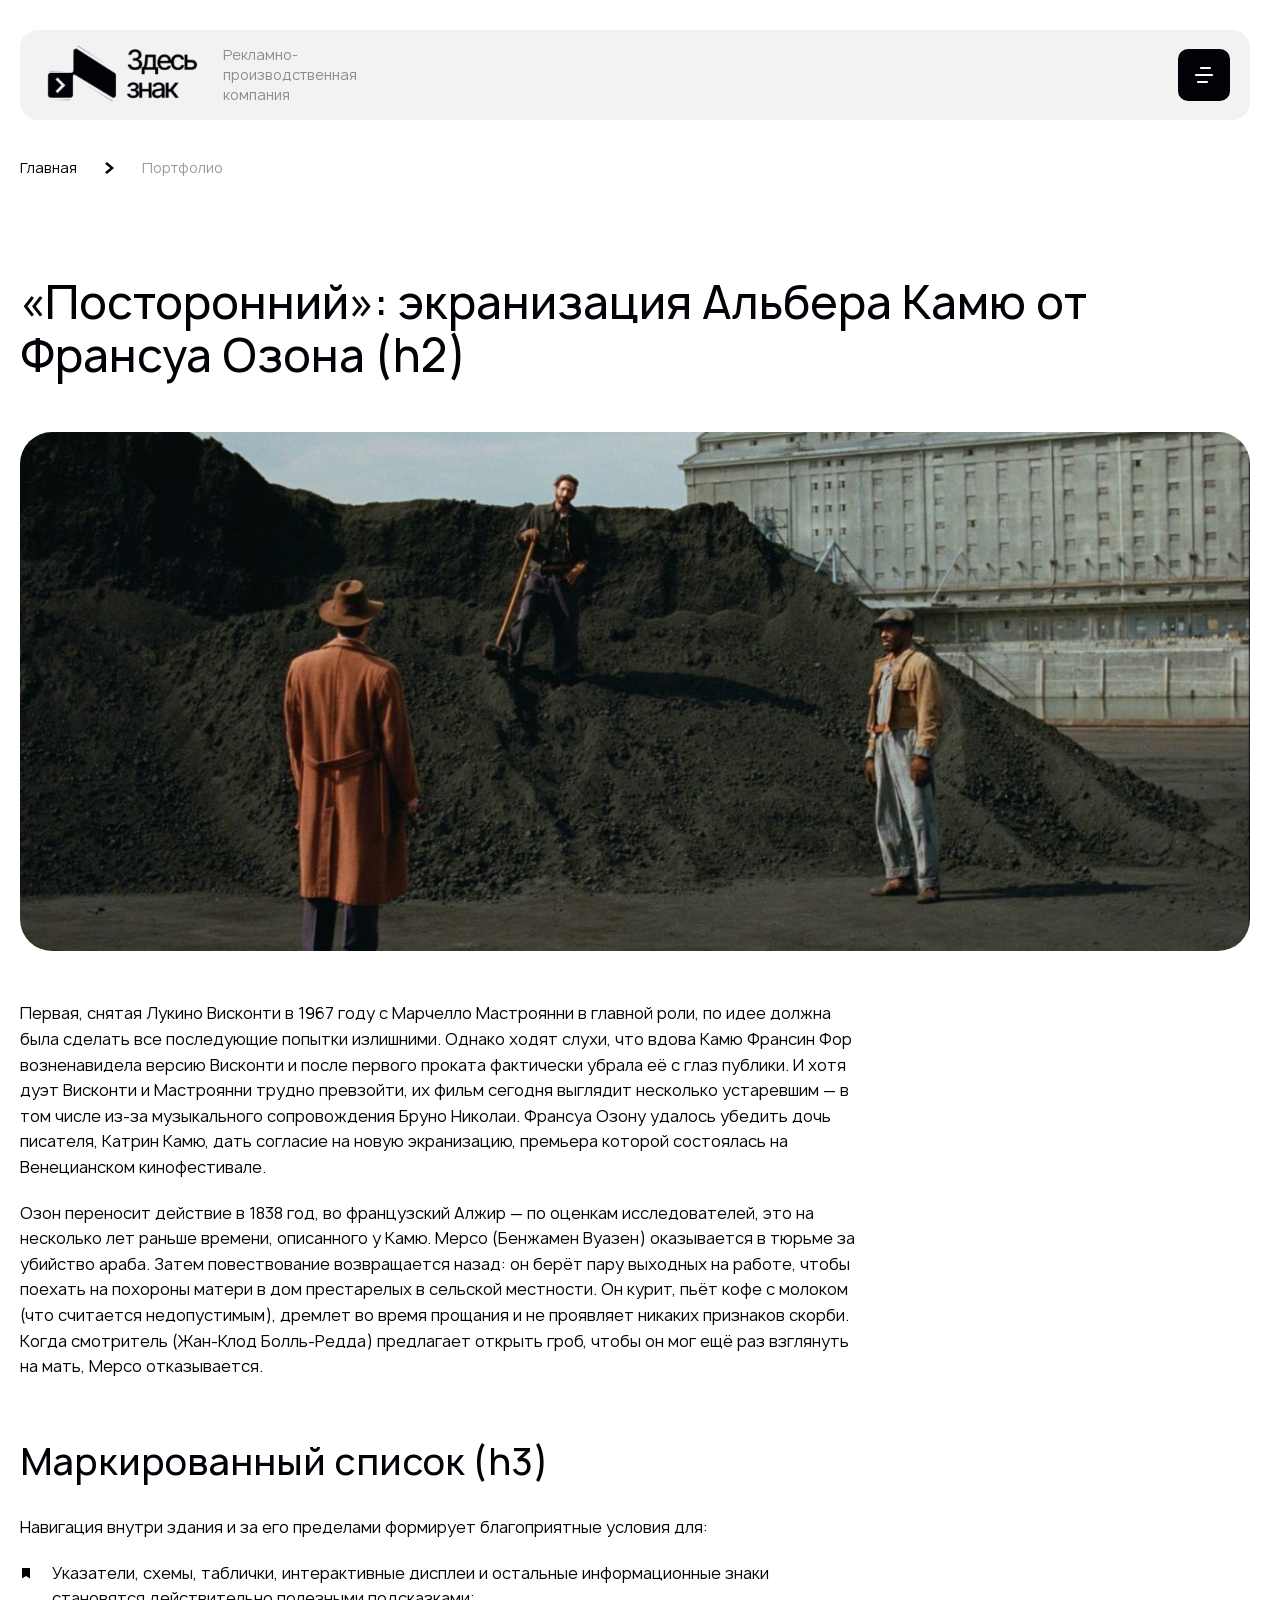
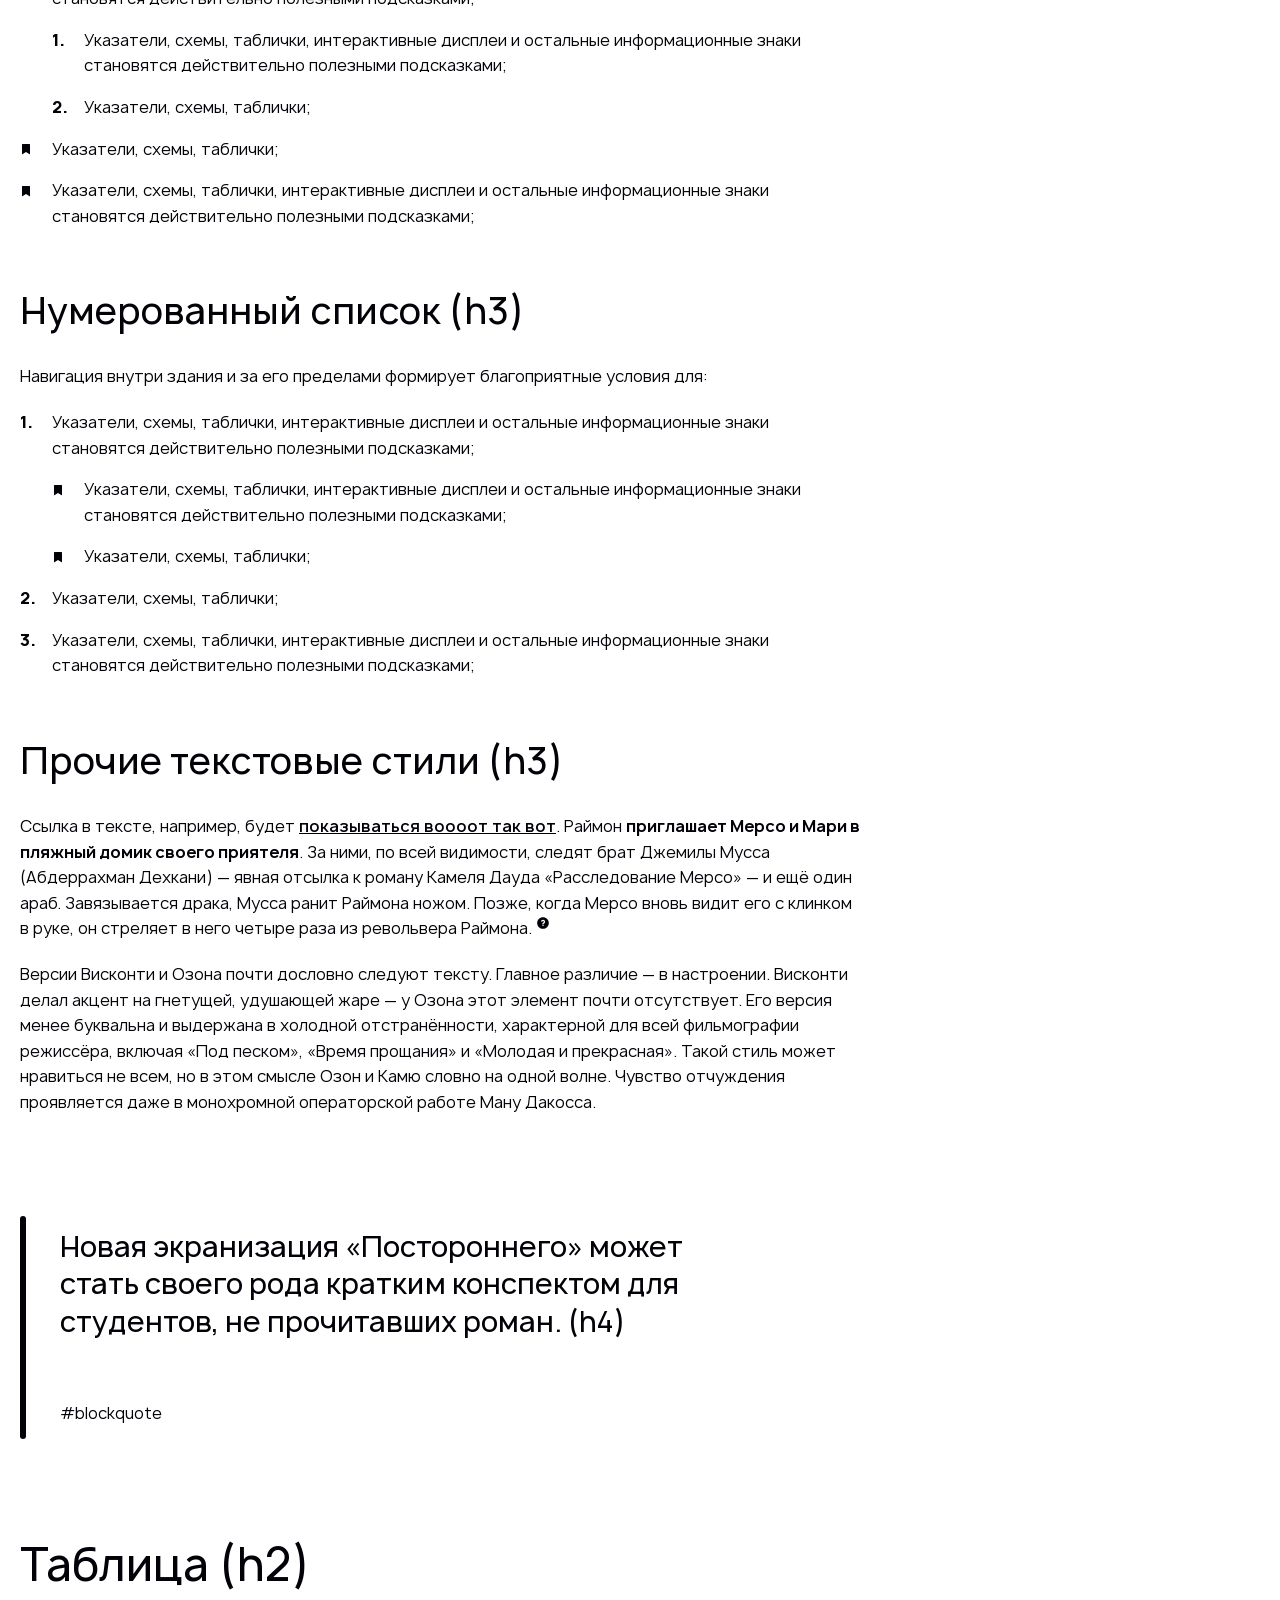
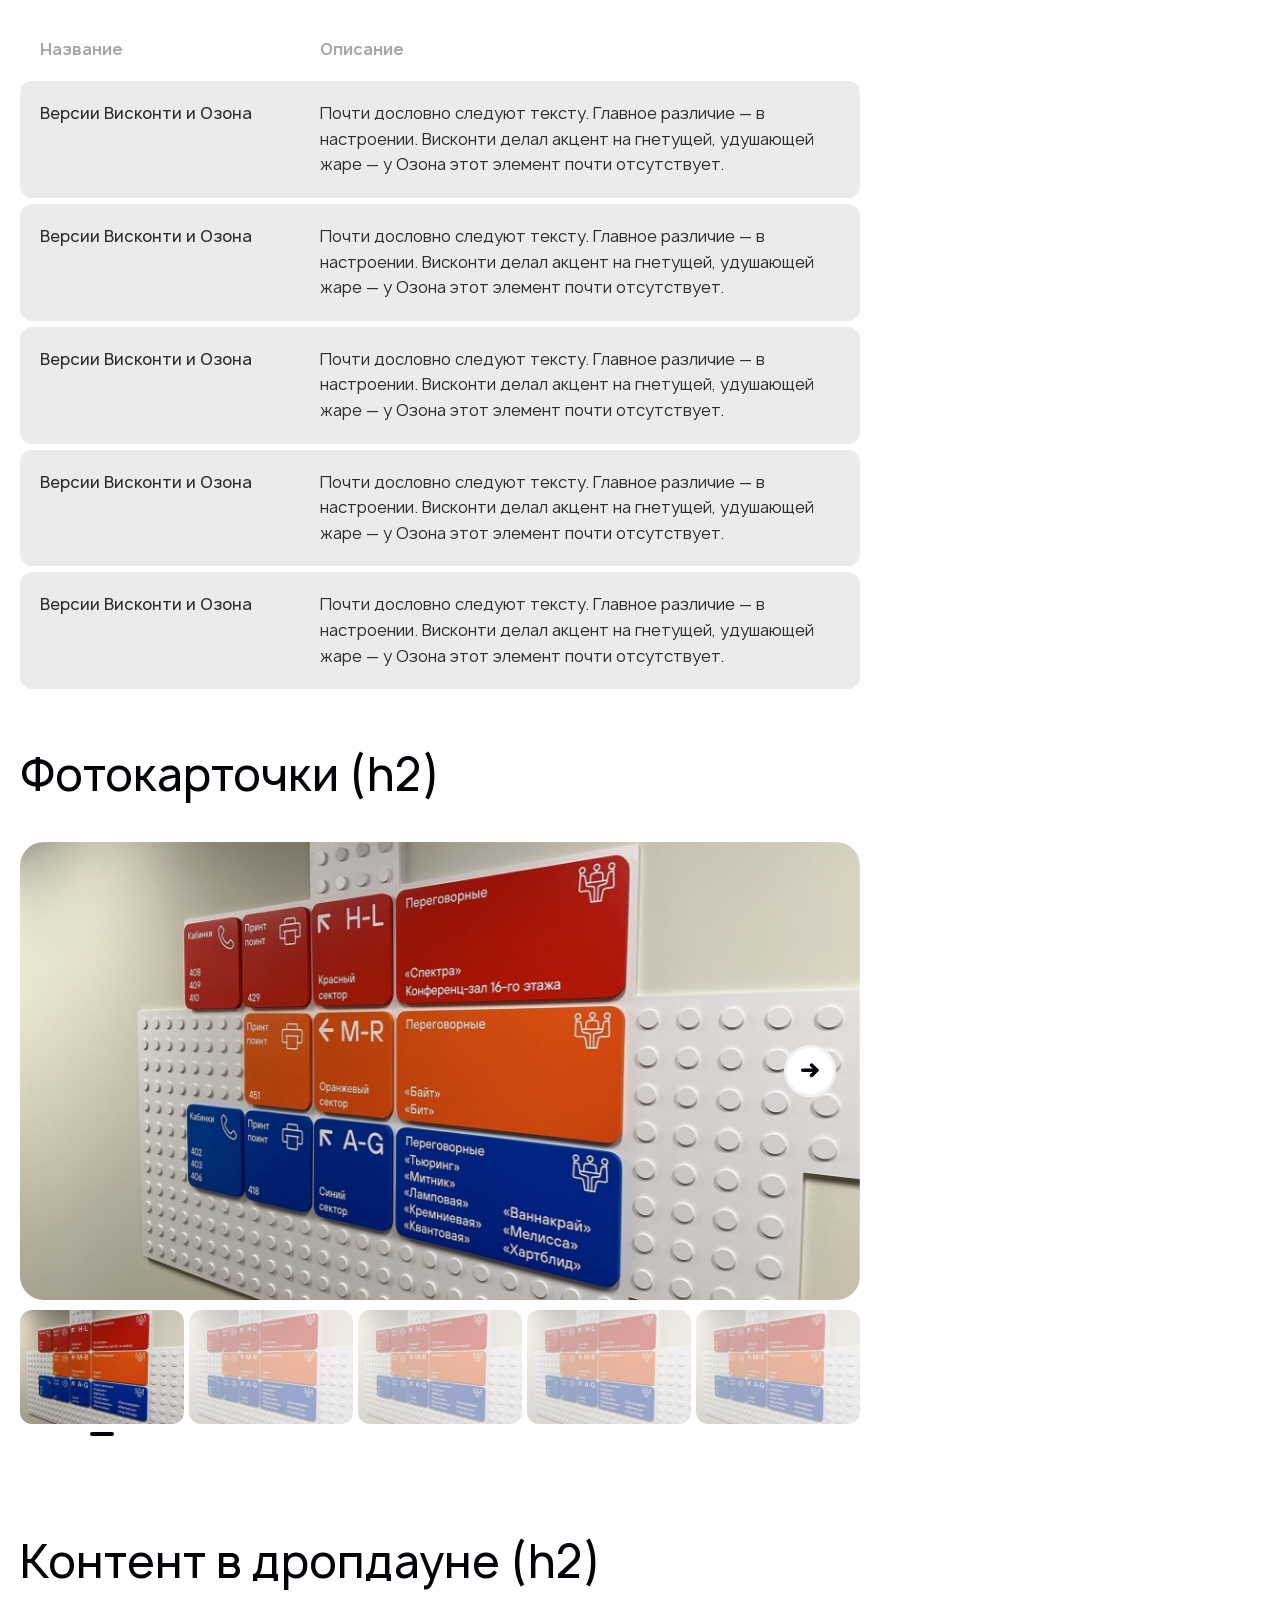
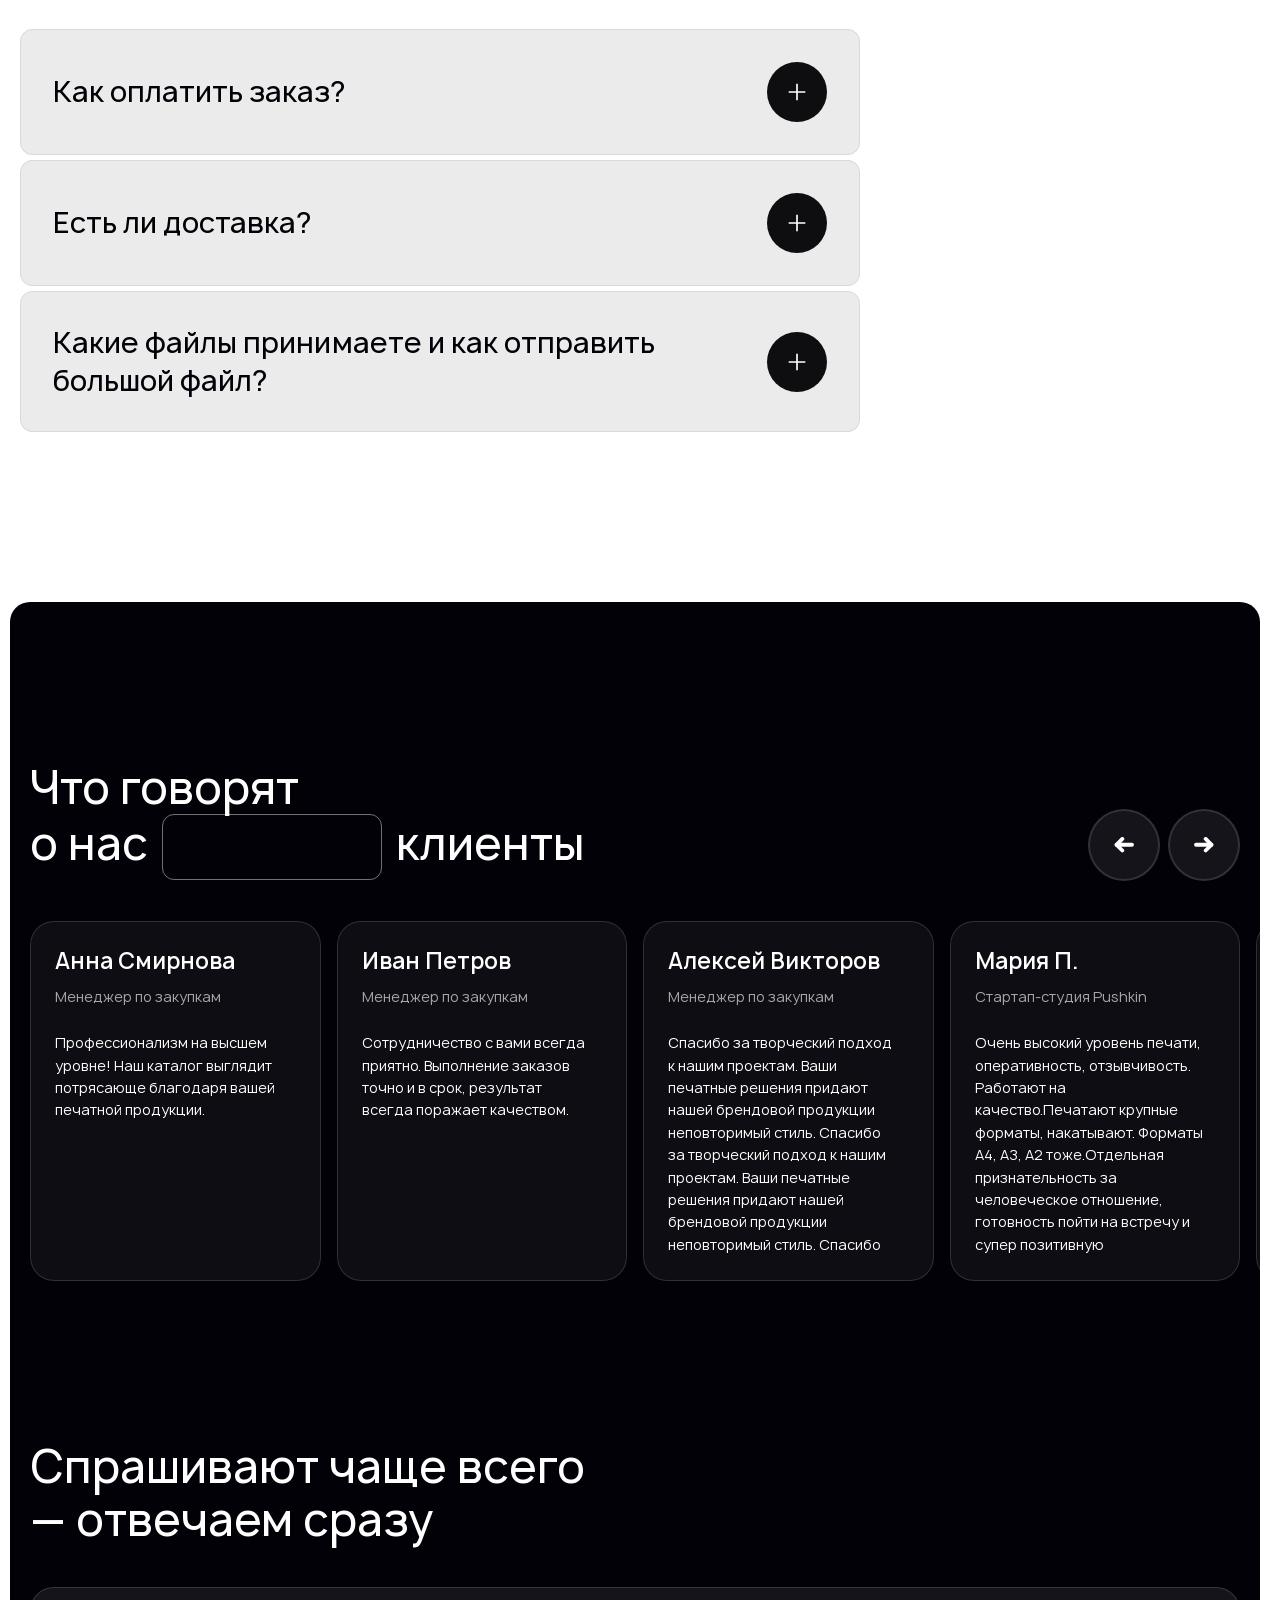
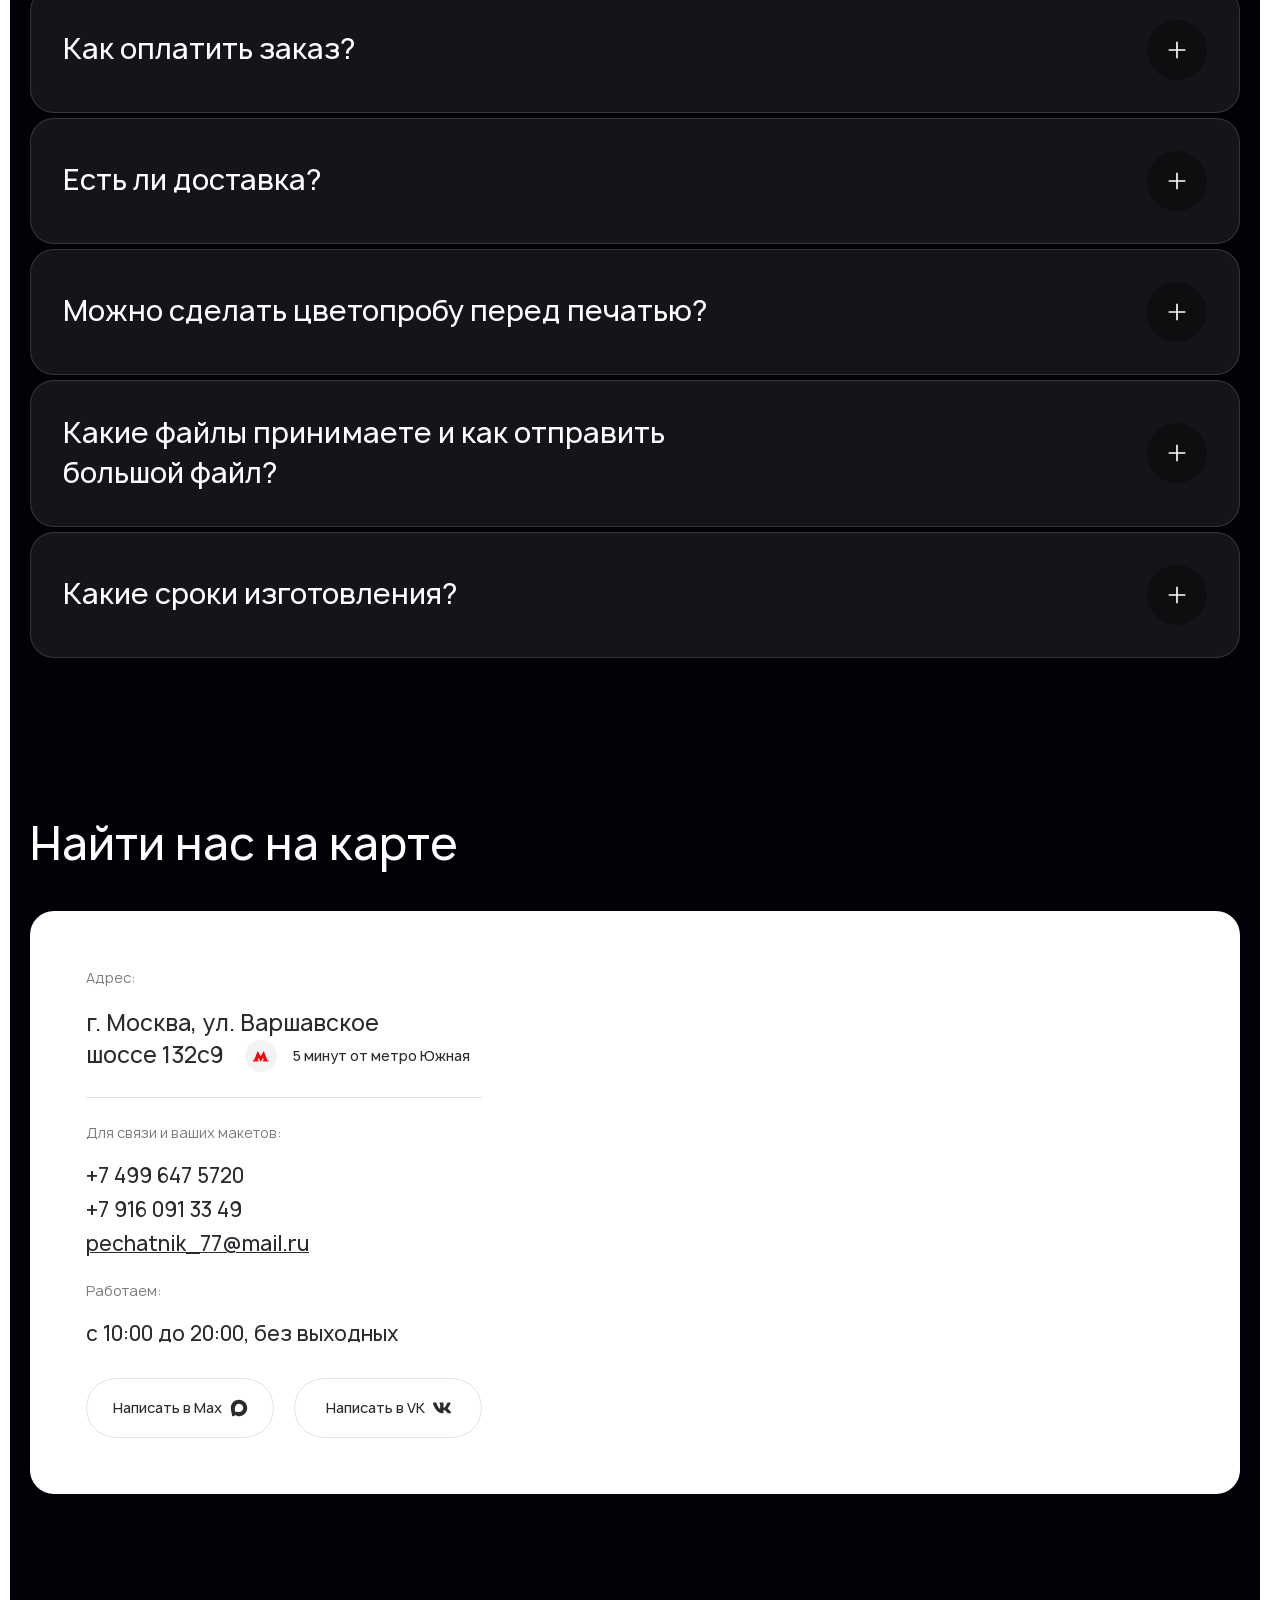
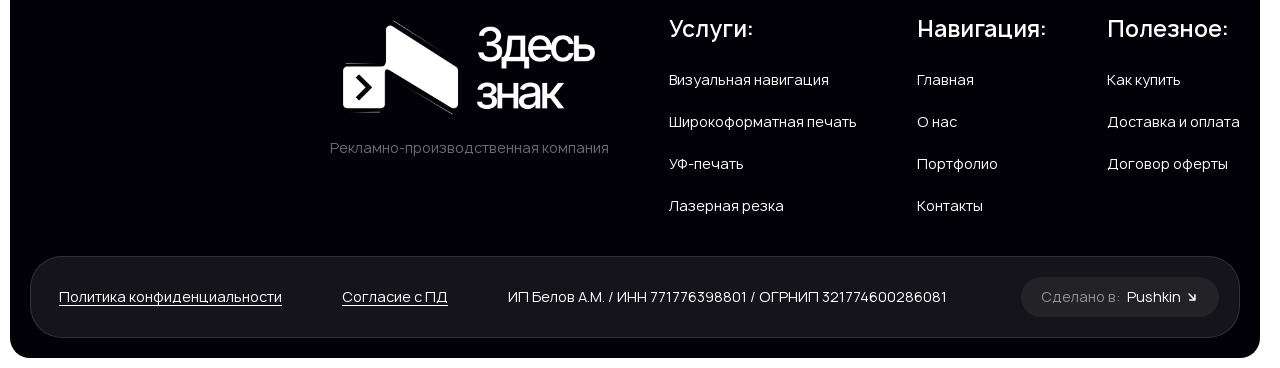
<file: text_page.html>
<!DOCTYPE html>
<html lang="ru">
	<head>
		<meta http-equiv="Content-Type" content="text/html; charset=utf-8">

		<!-- Adapting the page for mobile devices -->
		<meta name="viewport" content="width=device-width, initial-scale=1, maximum-scale=1">

		<!-- Prohibition of phone number recognition -->
		<meta name="format-detection" content="telephone=no">
		<meta name="SKYPE_TOOLBAR" content ="SKYPE_TOOLBAR_PARSER_COMPATIBLE">

		<!-- Page title -->
		<title>Заголовок страницы</title>

		<!-- Meta description -->
		<meta name="description" content="">

		<!-- Meta Keywords -->
		<meta name="keywords" content="">

		<!-- Changing the color of the mobile browser panel -->
		<meta name="msapplication-TileColor" content="#010107">
		<meta name="theme-color" content="#010107">

		<!-- Connecting style files -->
		<link rel="stylesheet" href="css/reset.css">
		<link rel="stylesheet" href="css/swiper-bundle.min.css">
		<link rel="stylesheet" href="css/swiper.css">
		<link rel="stylesheet" href="css/fancybox.css">
		<link rel="stylesheet" href="css/styles.css">
		<link rel="stylesheet" href="css/fonts.css">

		<link rel="stylesheet" href="css/response_1899.css" media="print, (max-width: 1899px)">
		<link rel="stylesheet" href="css/response_1439.css" media="print, (max-width: 1439px)">
		<link rel="stylesheet" href="css/response_1279.css" media="print, (max-width: 1279px)">
		<link rel="stylesheet" href="css/response_1023.css" media="print, (max-width: 1023px)">
		<link rel="stylesheet" href="css/response_767.css" media="print, (max-width: 767px)">
	</head>

	<body>
		<div class="wrap">
			<div class="main">
				<header>
					<div class="cont l_w">
						<div class="data">
							<a href="/" class="logo">
								<img src="images/logo_dark.svg" alt="">

								<div class="name">Рекламно-<br>производственная<br> компания</div>
							</a>

							<button class="catalog_btn" popovertarget="catalog_modal">
										<svg class="icon"><use xlink:href="images/sprite.svg#ic_catalog"></use></svg>

										<svg class="icon"><use xlink:href="images/sprite.svg#ic_close"></use></svg>

										<span>Что печатаем</span>
									</button>

									<div class="catalog_modal" id="catalog_modal" popover>
										<div class="grid_row">
											<a href="/" class="item">
												<picture class="icon">
													<img src="images/ic_directions1.png" alt="" loading="lazy">
												</picture>

												<div class="name">Визуальная навигация</div>

												<div class="desc">
													<ul>
														<li>Навигация для ЖК</li>

														<li>Навигация для детского сада</li>

														<li>Навигация для детского сада</li>
													</ul>

													<p>+ 24 назначения ...</p>
												</div>

												<div class="arr">
													<svg><use xlink:href="images/sprite.svg#ic_arr_hor"></use></svg>
												</div>
											</a>

											<a href="/" class="item">
												<picture class="icon">
													<img src="images/ic_directions1.png" alt="" loading="lazy">
												</picture>

												<div class="name">Визуальная навигация</div>

												<div class="desc">
													<ul>
														<li>Навигация для ЖК</li>

														<li>Навигация для детского сада</li>

														<li>Навигация для детского сада</li>
													</ul>

													<p>+ 24 назначения ...</p>
												</div>

												<div class="arr">
													<svg><use xlink:href="images/sprite.svg#ic_arr_hor"></use></svg>
												</div>
											</a>

											<a href="/" class="item">
												<picture class="icon">
													<img src="images/ic_directions1.png" alt="" loading="lazy">
												</picture>

												<div class="name">Визуальная навигация</div>

												<div class="desc">
													<ul>
														<li>Навигация для ЖК</li>

														<li>Навигация для детского сада</li>

														<li>Навигация для детского сада</li>
													</ul>

													<p>+ 24 назначения ...</p>
												</div>

												<div class="arr">
													<svg><use xlink:href="images/sprite.svg#ic_arr_hor"></use></svg>
												</div>
											</a>

											<a href="/" class="item">
												<picture class="icon">
													<img src="images/ic_directions1.png" alt="" loading="lazy">
												</picture>

												<div class="name">Визуальная навигация</div>

												<div class="desc">
													<ul>
														<li>Навигация для ЖК</li>

														<li>Навигация для детского сада</li>

														<li>Навигация для детского сада</li>
													</ul>

													<p>+ 24 назначения ...</p>
												</div>

												<div class="arr">
													<svg><use xlink:href="images/sprite.svg#ic_arr_hor"></use></svg>
												</div>
											</a>
										</div>
									</div>

							<nav class="menu">
								<div class="item">
									<a href="/">Главная</a>
								</div>

								<div class="item">
									<a href="/">О нас</a>
								</div>

								<div class="item">
									<a href="/">Портфолио</a>
								</div>

								<div class="item">
									<a href="/">Контакты</a>
								</div>
							</nav>

							<div class="contacts">
								<div>
									<div class="work_time">Работаем: с 10:00 до 20:00, без выходных</div>

									<div class="address">г. Москва, ул. Варшавское шоссе 132с9</div>
								</div>

								<div>
									<div class="label">Для связи:</div>

									<div class="val">
										<div class="phone">
											<a href="tel:+7 499 647 5720">+7 499 647 5720</a>
										</div>

										<div class="messengers">
											<a href="/" target="_blank" rel="noopener nofollow">
												<svg class="icon"><use xlink:href="images/sprite.svg#ic_vk"></use></svg>
											</a>

											<a href="/" target="_blank" rel="noopener nofollow">
												<svg class="icon"><use xlink:href="images/sprite.svg#ic_max"></use></svg>
											</a>
										</div>
									</div>
								</div>
							</div>

							<button class="feedback_btn">Форма для связи</button>

									<button class="mob_menu_btn" popovertarget="mob_menu_modal">
										<svg class="icon"><use xlink:href="images/sprite.svg#ic_catalog"></use></svg>

										<svg class="icon"><use xlink:href="images/sprite.svg#ic_close"></use></svg>
									</button>
								</div>
							</div>
						</header>


						<section class="mob_menu_modal" id="mob_menu_modal" popover>
							<div class="data">
								<div class="menu">
									<div>
										<a href="/" class="sub_link">
											<span>Что печатаем</span>

											<svg class="icon"><use xlink:href="images/sprite.svg#ic_arr_hor"></use></svg>
										</a>

										<div class="sub">
											<button class="back_btn">
												<svg class="icon"><use xlink:href="images/sprite.svg#ic_arr_hor"></use></svg>

												<span>Что печатаем</span>
											</button>

											<div class="items">
												<div><a href="/">Визуальная навигация</a></div>

												<div><a href="/">Широкоформатная печать</a></div>

												<div><a href="/">УФ-печать</a></div>

												<div><a href="/">Лазерная резка</a></div>
											</div>
										</div>
									</div>

									<div><a href="/">
										<span>Главная</span>
									</a></div>

									<div><a href="/">
										<span>О нас</span>
									</a></div>

									<div><a href="/">
										<span>Портфолио</span>
									</a></div>

									<div><a href="/">
										<span>Контакты</span>
									</a></div>
								</div>

								<div class="contacts">
									<div>
										<div class="work_time">Работаем: с 10:00 до 20:00, без выходных</div>

										<div class="address">г. Москва, ул. Варшавское шоссе 132с9</div>
									</div>

									<div>
										<div class="label">Для связи:</div>

										<div class="val">
											<div class="phone">
												<a href="tel:+7 499 647 5720">+7 499 647 5720</a>
											</div>

											<div class="messengers">
												<a href="/" target="_blank" rel="noopener nofollow">
													<svg class="icon"><use xlink:href="images/sprite.svg#ic_vk"></use></svg>
												</a>

												<a href="/" target="_blank" rel="noopener nofollow">
													<svg class="icon"><use xlink:href="images/sprite.svg#ic_max"></use></svg>
												</a>
											</div>
										</div>
									</div>
								</div>

								<button class="feedback_btn">Форма для связи</button>
							</div>
						</section>


				<section class="page_head">
					<div class="cont l_w">
						<div class="breadcrumbs">
							<a href="/">Главная</a>

							<svg class="sep"><use xlink:href="images/sprite.svg#ic_bread_sep"></use></svg>

							<span class="current">Портфолио</span>
						</div>
					</div>
				</section>


				<section class="text_page block">
					<div class="cont">
						<h2 class="title">«Посторонний»: экранизация Альбера Камю от Франсуа Озона (h2)</h2>

						<picture class="image">
							<img src="images/tmp/text_page_img.jpg" alt="" fetchpriority="high" class="cover">
						</picture>

						<div class="text_block">
							<p>Первая, снятая Лукино Висконти в 1967 году с Марчелло Мастроянни в главной роли, по идее должна была сделать все последующие попытки излишними. Однако ходят слухи, что вдова Камю Франсин Фор возненавидела версию Висконти и после первого проката фактически убрала её с глаз публики. И хотя дуэт Висконти и Мастроянни трудно превзойти, их фильм сегодня выглядит несколько устаревшим — в том числе из-за музыкального сопровождения Бруно Николаи. Франсуа Озону удалось убедить дочь писателя, Катрин Камю, дать согласие на новую экранизацию, премьера которой состоялась на Венецианском кинофестивале.</p>

							<p>Озон переносит действие в 1838 год, во французский Алжир — по оценкам исследователей, это на несколько лет раньше времени, описанного у Камю. Мерсо (Бенжамен Вуазен) оказывается в тюрьме за убийство араба. Затем повествование возвращается назад: он берёт пару выходных на работе, чтобы поехать на похороны матери в дом престарелых в сельской местности. Он курит, пьёт кофе с молоком (что считается недопустимым), дремлет во время прощания и не проявляет никаких признаков скорби. Когда смотритель (Жан-Клод Болль-Редда) предлагает открыть гроб, чтобы он мог ещё раз взглянуть на мать, Мерсо отказывается.</p>

							<h3>Маркированный список (h3)</h3>

							<p>Навигация внутри здания и за его пределами формирует благоприятные условия для:</p>

							<ul>
								<li>
									Указатели, схемы, таблички, интерактивные дисплеи и остальные информационные знаки становятся действительно полезными подсказками;

									<ol>
										<li>Указатели, схемы, таблички, интерактивные дисплеи и остальные информационные знаки становятся действительно полезными подсказками;</li>

										<li>Указатели, схемы, таблички;</li>
									</ol>
								</li>

								<li>Указатели, схемы, таблички;</li>

								<li>Указатели, схемы, таблички, интерактивные дисплеи и остальные информационные знаки становятся действительно полезными подсказками;</li>
							</ul>

							<h3>Нумерованный список (h3)</h3>

							<p>Навигация внутри здания и за его пределами формирует благоприятные условия для:</p>

							<ol>
								<li>
									Указатели, схемы, таблички, интерактивные дисплеи и остальные информационные знаки становятся действительно полезными подсказками;

									<ul>
										<li>Указатели, схемы, таблички, интерактивные дисплеи и остальные информационные знаки становятся действительно полезными подсказками;</li>

										<li>Указатели, схемы, таблички;</li>
									</ul>
								</li>

								<li>Указатели, схемы, таблички;</li>

								<li>Указатели, схемы, таблички, интерактивные дисплеи и остальные информационные знаки становятся действительно полезными подсказками;</li>
							</ol>

							<h3>Прочие текстовые стили (h3)</h3>

							<p>
								Ссылка в тексте, например, будет <a href="/">показываться воооот так вот</a>. Раймон <b>приглашает Мерсо и Мари в пляжный домик своего приятеля</b>. За ними, по всей видимости, следят брат Джемилы Мусса (Абдеррахман Дехкани) — явная отсылка к роману Камеля Дауда «Расследование Мерсо» — и ещё один араб. Завязывается драка, Мусса ранит Раймона ножом. Позже, когда Мерсо вновь видит его с клинком в руке, он стреляет в него четыре раза из револьвера Раймона.

								<span class="tooltip">
									<svg class="icon"><use xlink:href="images/sprite.svg#ic_tooltip"></use></svg>

									<span class="text">Тултип, от английского tooltip. Это такая короткая всплывающая подсказка, появляющаяся при наведении курсора на элемент. Или при фокусировании на элементе с помощью клавиатуры. Или при длительном разглядывании элемента, если вы в шлеме виртуальной реальности с трекингом глаз.</span>
								</span>
							</p>

							<p>Версии Висконти и Озона почти дословно следуют тексту. Главное различие — в настроении. Висконти делал акцент на гнетущей, удушающей жаре — у Озона этот элемент почти отсутствует. Его версия менее буквальна и выдержана в холодной отстранённости, характерной для всей фильмографии режиссёра, включая «Под песком», «Время прощания» и «Молодая и прекрасная». Такой стиль может нравиться не всем, но в этом смысле Озон и Камю словно на одной волне. Чувство отчуждения проявляется даже в монохромной операторской работе Ману Дакосса.</p>

							<blockquote>
								<h4>Новая экранизация «Постороннего» может стать своего рода кратким конспектом для студентов, не прочитавших роман. (h4)</h4>

								<span class="exp">#blockquote</span>
							</blockquote>

							<h2>Таблица (h2)</h2>

							<table>
								<thead>
									<tr>
										<th>Название</th>
										<th>Описание</th>
									</tr>
								</thead>

								<tbody>
									<tr>
										<td><b>Версии Висконти и Озона</b></td>

										<td>Почти дословно следуют тексту. Главное различие — в настроении. Висконти делал акцент на гнетущей, удушающей жаре — у Озона этот элемент почти отсутствует.</td>
									</tr>

									<tr>
										<td><b>Версии Висконти и Озона</b></td>

										<td>Почти дословно следуют тексту. Главное различие — в настроении. Висконти делал акцент на гнетущей, удушающей жаре — у Озона этот элемент почти отсутствует.</td>
									</tr>

									<tr>
										<td><b>Версии Висконти и Озона</b></td>

										<td>Почти дословно следуют тексту. Главное различие — в настроении. Висконти делал акцент на гнетущей, удушающей жаре — у Озона этот элемент почти отсутствует.</td>
									</tr>

									<tr>
										<td><b>Версии Висконти и Озона</b></td>

										<td>Почти дословно следуют тексту. Главное различие — в настроении. Висконти делал акцент на гнетущей, удушающей жаре — у Озона этот элемент почти отсутствует.</td>
									</tr>

									<tr>
										<td><b>Версии Висконти и Озона</b></td>

										<td>Почти дословно следуют тексту. Главное различие — в настроении. Висконти делал акцент на гнетущей, удушающей жаре — у Озона этот элемент почти отсутствует.</td>
									</tr>
								</tbody>
							</table>

							<h2>Фотокарточки (h2)</h2>

							<div class="slider">
								<div class="big">
									<div class="swiper">
										<div class="swiper-wrapper">
											<div class="swiper-slide">
												<a href="images/tmp/text_slider_img.jpg" class="link fancy_img">
													<picture class="image">
														<img src="images/tmp/text_slider_img.jpg" alt="" loading="lazy" class="cover">
													</picture>
												</a>
											</div>

											<div class="swiper-slide">
												<a href="images/tmp/text_slider_img.jpg" class="link fancy_img">
													<picture class="image">
														<img src="images/tmp/text_slider_img.jpg" alt="" loading="lazy" class="cover">
													</picture>
												</a>
											</div>

											<div class="swiper-slide">
												<a href="images/tmp/text_slider_img.jpg" class="link fancy_img">
													<picture class="image">
														<img src="images/tmp/text_slider_img.jpg" alt="" loading="lazy" class="cover">
													</picture>
												</a>
											</div>

											<div class="swiper-slide">
												<a href="images/tmp/text_slider_img.jpg" class="link fancy_img">
													<picture class="image">
														<img src="images/tmp/text_slider_img.jpg" alt="" loading="lazy" class="cover">
													</picture>
												</a>
											</div>

											<div class="swiper-slide">
												<a href="images/tmp/text_slider_img.jpg" class="link fancy_img">
													<picture class="image">
														<img src="images/tmp/text_slider_img.jpg" alt="" loading="lazy" class="cover">
													</picture>
												</a>
											</div>

											<div class="swiper-slide">
												<a href="images/tmp/text_slider_img.jpg" class="link fancy_img">
													<picture class="image">
														<img src="images/tmp/text_slider_img.jpg" alt="" loading="lazy" class="cover">
													</picture>
												</a>
											</div>

											<div class="swiper-slide">
												<a href="images/tmp/text_slider_img.jpg" class="link fancy_img">
													<picture class="image">
														<img src="images/tmp/text_slider_img.jpg" alt="" loading="lazy" class="cover">
													</picture>
												</a>
											</div>

											<div class="swiper-slide">
												<a href="images/tmp/text_slider_img.jpg" class="link fancy_img">
													<picture class="image">
														<img src="images/tmp/text_slider_img.jpg" alt="" loading="lazy" class="cover">
													</picture>
												</a>
											</div>

											<div class="swiper-slide">
												<a href="images/tmp/text_slider_img.jpg" class="link fancy_img">
													<picture class="image">
														<img src="images/tmp/text_slider_img.jpg" alt="" loading="lazy" class="cover">
													</picture>
												</a>
											</div>

											<div class="swiper-slide">
												<a href="images/tmp/text_slider_img.jpg" class="link fancy_img">
													<picture class="image">
														<img src="images/tmp/text_slider_img.jpg" alt="" loading="lazy" class="cover">
													</picture>
												</a>
											</div>
										</div>

										<button class="swiper-button-prev">
											<svg class="icon"><use xlink:href="images/sprite.svg#ic_arrow_hor"></use></svg>
										</button>

										<button class="swiper-button-next">
											<svg class="icon"><use xlink:href="images/sprite.svg#ic_arrow_hor"></use></svg>
										</button>
									</div>
								</div>

								<div class="thumbs">
									<div class="swiper">
										<div class="swiper-wrapper">
											<div class="swiper-slide">
												<picture class="image">
													<img src="images/tmp/text_slider_img.jpg" alt="" loading="lazy" class="cover">
												</picture>
											</div>

											<div class="swiper-slide">
												<picture class="image">
													<img src="images/tmp/text_slider_img.jpg" alt="" loading="lazy" class="cover">
												</picture>
											</div>

											<div class="swiper-slide">
												<picture class="image">
													<img src="images/tmp/text_slider_img.jpg" alt="" loading="lazy" class="cover">
												</picture>
											</div>

											<div class="swiper-slide">
												<picture class="image">
													<img src="images/tmp/text_slider_img.jpg" alt="" loading="lazy" class="cover">
												</picture>
											</div>

											<div class="swiper-slide">
												<picture class="image">
													<img src="images/tmp/text_slider_img.jpg" alt="" loading="lazy" class="cover">
												</picture>
											</div>

											<div class="swiper-slide">
												<picture class="image">
													<img src="images/tmp/text_slider_img.jpg" alt="" loading="lazy" class="cover">
												</picture>
											</div>

											<div class="swiper-slide">
												<picture class="image">
													<img src="images/tmp/text_slider_img.jpg" alt="" loading="lazy" class="cover">
												</picture>
											</div>

											<div class="swiper-slide">
												<picture class="image">
													<img src="images/tmp/text_slider_img.jpg" alt="" loading="lazy" class="cover">
												</picture>
											</div>

											<div class="swiper-slide">
												<picture class="image">
													<img src="images/tmp/text_slider_img.jpg" alt="" loading="lazy" class="cover">
												</picture>
											</div>

											<div class="swiper-slide">
												<picture class="image">
													<img src="images/tmp/text_slider_img.jpg" alt="" loading="lazy" class="cover">
												</picture>
											</div>
										</div>
									</div>
								</div>
							</div>

							<h2>Контент в дропдауне (h2)</h2>

							<div class="accordion">
								<div class="accordion_item">
									<div class="head">
										<div class="title">Как оплатить заказ?</div>

										<div class="icon">
											<svg><use xlink:href="images/sprite.svg#ic_plus"></use></svg>
										</div>
									</div>

									<div class="data">
										<div class="text_block">
											<p>Работаем с физлицами и юрлицами. Можно оплатить картой, по QR-коду или наличными. Нужна дистанционная оплата — выставим счёт или пришлём QR. Закрывающие документы подготовим, просто скажите при оформлении.</p>
										</div>
									</div>
								</div>

								<div class="accordion_item">
									<div class="head">
										<div class="title">Есть ли доставка?</div>

										<div class="icon">
											<svg><use xlink:href="images/sprite.svg#ic_plus"></use></svg>
										</div>
									</div>

									<div class="data">
										<div class="text_block">
											<p>Работаем с физлицами и юрлицами. Можно оплатить картой, по QR-коду или наличными. Нужна дистанционная оплата — выставим счёт или пришлём QR. Закрывающие документы подготовим, просто скажите при оформлении.</p>
										</div>
									</div>
								</div>

								<div class="accordion_item">
									<div class="head">
										<div class="title">Какие файлы принимаете и как отправить большой файл?</div>

										<div class="icon">
											<svg><use xlink:href="images/sprite.svg#ic_plus"></use></svg>
										</div>
									</div>

									<div class="data">
										<div class="text_block">
											<p>Работаем с физлицами и юрлицами. Можно оплатить картой, по QR-коду или наличными. Нужна дистанционная оплата — выставим счёт или пришлём QR. Закрывающие документы подготовим, просто скажите при оформлении.</p>
										</div>
									</div>
								</div>
							</div>
						</div>
					</div>
				</section>


				<section class="bg_dark_wrap">
					<div class="bg top_pad">
						<section class="reviews block">
							<div class="cont">
								<div class="block_head row">
									<div class="title">
										Что говорят<br> о нас

										<video loop muted autoplay class="cover">
											<source src="./main_video.mp4" type="video/mp4">
										</video>

										клиенты
									</div>

									<div class="swiper-controls">
										<button class="swiper-button-prev">
											<svg class="icon"><use xlink:href="images/sprite.svg#ic_arrow_hor"></use></svg>
										</button>

										<button class="swiper-button-next">
											<svg class="icon"><use xlink:href="images/sprite.svg#ic_arrow_hor"></use></svg>
										</button>
									</div>
								</div>
							</div>

							<div class="cont l_w">
								<div class="swiper">
									<div class="swiper-wrapper">
										<div class="swiper-slide">
											<div class="review">
												<div class="author">
													<div class="name">Анна Смирнова</div>

													<div class="post">Менеджер по закупкам</div>
												</div>

												<div class="text">Профессионализм на высшем уровне! Наш каталог выглядит потрясающе благодаря вашей печатной продукции.</div>
											</div>
										</div>

										<div class="swiper-slide">
											<div class="review">
												<div class="author">
													<div class="name">Иван Петров</div>

													<div class="post">Менеджер по закупкам</div>
												</div>

												<div class="text">Сотрудничество с вами всегда приятно. Выполнение заказов точно и в срок, результат всегда поражает качеством.</div>
											</div>
										</div>

										<div class="swiper-slide">
											<div class="review">
												<div class="author">
													<div class="name">Алексей Викторов</div>

													<div class="post">Менеджер по закупкам</div>
												</div>

												<div class="text">Спасибо за творческий подход к нашим проектам. Ваши печатные решения придают нашей брендовой продукции неповторимый стиль. Спасибо за творческий подход к нашим проектам. Ваши печатные решения придают нашей брендовой продукции неповторимый стиль. Спасибо за творческий подход к нашим проектам. Ваши печатные решения придают нашей брендовой продукции неповторимый стиль. Спасибо за творческий подход к нашим проектам. Ваши печатные решения придают нашей брендовой продукции неповторимый стиль.</div>
											</div>
										</div>

										<div class="swiper-slide">
											<div class="review">
												<div class="author">
													<div class="name">Мария П.</div>

													<div class="post">Стартап-студия Pushkin</div>
												</div>

												<div class="text">Очень высокий уровень печати, оперативность, отзывчивость. Работают на качество.Печатают крупные форматы, накатывают. Форматы А4, АЗ, А2 тоже.Отдельная признательность за человеческое отношение, готовность пойти на встречу и супер позитивную атмосферу.Типография от людей людям ❤️</div>
											</div>
										</div>

										<div class="swiper-slide">
											<div class="review">
												<div class="author">
													<div class="name">Роман Полански</div>

													<div class="post">ООО “Горькая луна”</div>
												</div>

												<div class="text">Нужно было напечатать стикеры в очень сжатые сроки, сотрудники оперативно выполнили заказ. Качество печати на высоте. Невероятно приятный и отзывчивый персонал!</div>
											</div>
										</div>

										<div class="swiper-slide">
											<div class="review">
												<div class="author">
													<div class="name">Анна Смирнова</div>

													<div class="post">Менеджер по закупкам</div>
												</div>

												<div class="text">Профессионализм на высшем уровне! Наш каталог выглядит потрясающе благодаря вашей печатной продукции.</div>
											</div>
										</div>

										<div class="swiper-slide">
											<div class="review">
												<div class="author">
													<div class="name">Иван Петров</div>

													<div class="post">Менеджер по закупкам</div>
												</div>

												<div class="text">Сотрудничество с вами всегда приятно. Выполнение заказов точно и в срок, результат всегда поражает качеством.</div>
											</div>
										</div>

										<div class="swiper-slide">
											<div class="review">
												<div class="author">
													<div class="name">Алексей Викторов</div>

													<div class="post">Менеджер по закупкам</div>
												</div>

												<div class="text">Спасибо за творческий подход к нашим проектам. Ваши печатные решения придают нашей брендовой продукции неповторимый стиль. Спасибо за творческий подход к нашим проектам. Ваши печатные решения придают нашей брендовой продукции неповторимый стиль. Спасибо за творческий подход к нашим проектам. Ваши печатные решения придают нашей брендовой продукции неповторимый стиль. Спасибо за творческий подход к нашим проектам. Ваши печатные решения придают нашей брендовой продукции неповторимый стиль.</div>
											</div>
										</div>

										<div class="swiper-slide">
											<div class="review">
												<div class="author">
													<div class="name">Мария П.</div>

													<div class="post">Стартап-студия Pushkin</div>
												</div>

												<div class="text">Очень высокий уровень печати, оперативность, отзывчивость. Работают на качество.Печатают крупные форматы, накатывают. Форматы А4, АЗ, А2 тоже.Отдельная признательность за человеческое отношение, готовность пойти на встречу и супер позитивную атмосферу.Типография от людей людям ❤️</div>
											</div>
										</div>

										<div class="swiper-slide">
											<div class="review">
												<div class="author">
													<div class="name">Роман Полански</div>

													<div class="post">ООО “Горькая луна”</div>
												</div>

												<div class="text">Нужно было напечатать стикеры в очень сжатые сроки, сотрудники оперативно выполнили заказ. Качество печати на высоте. Невероятно приятный и отзывчивый персонал!</div>
											</div>
										</div>
									</div>
								</div>
							</div>
						</section>


						<section class="FAQ block">
							<div class="cont">
								<div class="block_head">
									<div class="title">Спрашивают чаще всего<br> — отвечаем сразу</div>
								</div>

								<div class="accordion">
									<div class="accordion_item">
										<div class="head">
											<div class="title">Как оплатить заказ?</div>

											<div class="icon">
												<svg><use xlink:href="images/sprite.svg#ic_plus"></use></svg>
											</div>
										</div>

										<div class="data">
											<div class="text_block">
												<p>Работаем с физлицами и юрлицами. Можно оплатить картой, по QR-коду или наличными. Нужна дистанционная оплата — выставим счёт или пришлём QR. Закрывающие документы подготовим, просто скажите при оформлении.</p>
											</div>
										</div>
									</div>

									<div class="accordion_item">
										<div class="head">
											<div class="title">Есть ли доставка?</div>

											<div class="icon">
												<svg><use xlink:href="images/sprite.svg#ic_plus"></use></svg>
											</div>
										</div>

										<div class="data">
											<div class="text_block">
												<p>Работаем с физлицами и юрлицами. Можно оплатить картой, по QR-коду или наличными. Нужна дистанционная оплата — выставим счёт или пришлём QR. Закрывающие документы подготовим, просто скажите при оформлении.</p>
											</div>
										</div>
									</div>

									<div class="accordion_item">
										<div class="head">
											<div class="title">Можно сделать цветопробу перед печатью?</div>

											<div class="icon">
												<svg><use xlink:href="images/sprite.svg#ic_plus"></use></svg>
											</div>
										</div>

										<div class="data">
											<div class="text_block">
												<p>Работаем с физлицами и юрлицами. Можно оплатить картой, по QR-коду или наличными. Нужна дистанционная оплата — выставим счёт или пришлём QR. Закрывающие документы подготовим, просто скажите при оформлении.</p>
											</div>
										</div>
									</div>

									<div class="accordion_item">
										<div class="head">
											<div class="title">Какие файлы принимаете и как отправить большой файл?</div>

											<div class="icon">
												<svg><use xlink:href="images/sprite.svg#ic_plus"></use></svg>
											</div>
										</div>

										<div class="data">
											<div class="text_block">
												<p>Работаем с физлицами и юрлицами. Можно оплатить картой, по QR-коду или наличными. Нужна дистанционная оплата — выставим счёт или пришлём QR. Закрывающие документы подготовим, просто скажите при оформлении.</p>
											</div>
										</div>
									</div>

									<div class="accordion_item">
										<div class="head">
											<div class="title">Какие сроки изготовления?</div>

											<div class="icon">
												<svg><use xlink:href="images/sprite.svg#ic_plus"></use></svg>
											</div>
										</div>

										<div class="data">
											<div class="text_block">
												<p>Работаем с физлицами и юрлицами. Можно оплатить картой, по QR-коду или наличными. Нужна дистанционная оплата — выставим счёт или пришлём QR. Закрывающие документы подготовим, просто скажите при оформлении.</p>
											</div>
										</div>
									</div>
								</div>
							</div>
						</section>


						<section class="footer_scroll">
							<section class="contacts_data">
								<div class="cont l_w">
									<div class="block_head">
										<div class="title">Найти нас на карте</div>
									</div>

									<div class="data">
										<div class="item">
											<div class="label">Адрес:</div>

											<div class="address">
												<span>г. Москва, ул. Варшавское<br> шоссе 132с9</span>

												<div class="metro_wrap">
													<div class="metro">
														<div class="icon">
															<svg><use xlink:href="images/sprite.svg#ic_metro"></use></svg>
														</div>

														<span>5 минут от метро Южная</span>
													</div>
												</div>
											</div>
										</div>

										<div class="divider"></div>

										<div class="item">
											<div class="label">Для связи и ваших макетов:</div>

											<div class="val">
												<div class="phone">
													<a href="tel:+7 499 647 5720">+7 499 647 5720</a>
												</div>

												<div class="phone">
													<a href="tel:+7 916 091 33 49">+7 916 091 33 49</a>
												</div>

												<div class="email">
													<a href="mailto:pechatnik_77@mail.ru">pechatnik_77@mail.ru</a>
												</div>
											</div>
										</div>

										<div class="item">
											<div class="label">Работаем:</div>

											<div class="val">
												<div class="work_time">с 10:00 до 20:00, без выходных</div>
											</div>
										</div>

										<div class="messengers">
											<a href="/" target="_blank" rel="noopener nofollow">
												<span>Написать в Max</span>

												<svg class="icon"><use xlink:href="images/sprite.svg#ic_max"></use></svg>
											</a>

											<a href="/" target="_blank" rel="noopener nofollow">
												<span>Написать в VK</span>

												<svg class="icon"><use xlink:href="images/sprite.svg#ic_vk"></use></svg>
											</a>
										</div>
									</div>
								</div>
							</section>


							<section class="footer_scroll_data">
								<section class="contacts_block">
									<div class="cont">
										<div class="block_head">
											<div class="title">Найти нас на карте</div>
										</div>
									</div>

									<div class="cont l_w">
										<div class="map">
											<script type="text/javascript" charset="utf-8" async src="https://api-maps.yandex.ru/services/constructor/1.0/js/?um=constructor%3A505041fcf521520a92480e22ef3f8f84c05cf899552812649a1798e04873deb2&amp;width=100%25&amp;height=100%25&amp;lang=en_FR&amp;scroll=false"></script>
										</div>
									</div>
								</section>


								<footer>
									<div class="cont l_w">
										<div class="logo mob_center">
											<img src="images/logo.svg" alt="">

											<div>Рекламно-производственная компания</div>
										</div>

										<div class="menu">
											<div class="title">Услуги:</div>

											<div class="items">
												<div><a href="/">Визуальная навигация</a></div>

												<div><a href="/">Широкоформатная печать</a></div>

												<div><a href="/">УФ-печать</a></div>

												<div><a href="/">Лазерная резка</a></div>
											</div>
										</div>

										<div class="menu">
											<div class="title">Навигация:</div>

											<div class="items">
												<div><a href="/">Главная</a></div>

												<div><a href="/">О нас</a></div>

												<div><a href="/">Портфолио</a></div>

												<div><a href="/">Контакты</a></div>
											</div>
										</div>

										<div class="menu last">
											<div class="title">Полезное:</div>

											<div class="items">
												<div><a href="/">Как купить</a></div>

												<div><a href="/">Доставка и оплата</a></div>

												<div><a href="/">Договор оферты</a></div>
											</div>
										</div>

										<div class="bottom">
											<div class="links">
												<a href="/">Политика конфиденциальности</a>

												<a href="/">Согласие с ПД</a>
											</div>

											<div class="requisites">
												ИП Белов А.М. <span>/</span> ИНН 771776398801 <span>/</span> ОГРНИП 321774600286081
											</div>

											<div class="creator">
												<a href="/">Сделано в: <span>Pushkin</span> <svg class="icon"><use xlink:href="images/sprite.svg#ic_creator_arrow"></use></svg></a>
											</div>
										</div>
									</div>
								</footer>
							</div>
						</section>
					</div>
				</section>
			</div>
		</div>


		<!-- Connecting javascript files -->
		<script src="js/jquery-3.7.1.min.js"></script>
		<script src="js/functions.js"></script>
		<script src="js/swiper-bundle.min.js"></script>
		<script src="js/fancybox.js"></script>
		<script src="js/nice-select2.js"></script>
		<script src="js/scripts.js"></script>
	</body>
</html>
</file>
<file: css/styles.css>
/*-------------------
    Global styles
-------------------*/
:root
{
    --bg: #fff;
    --bg_dark: #010107;
    --bg_grey: rgba(255, 255, 255, .08);
    --cont_padding: 20px;
    --cont_padding_double: calc(var(--cont_padding) * 2);
    --cont_padding_half: calc(var(--cont_padding) * .5);
    --sidebar_width: 416px;
    --content_width: 1280px;
    --content_width_l: 1860px;
    --scroll_width: 17px;
    --custom_scroll_width: 10px;
    --custom_scroll_height: 10px;
    --custom_scroll_border_radius: 0;
    --custom_scroll_scrollbar_color: var(--bg);
    --custom_scroll_scrollbar_thumb_color: var(--bg_dark);
    --dark_color: #2a2b2f;
    --dark_strong_color: #010107;
    --light_color: #fff;
    --font_size_xxl: 22px;
    --font_size_xl: 20px;
    --font_size_l: 18px;
    --font_size: 16px;
    --font_size_s: 14px;
    --font_size_xs: 12px;
    --font_size_title_xl: 110px;
    --font_size_title_l: 82px;
    --font_size_title: 62px;
    --font_size_title_s: 42px;
    --font_size_title_xs: 32px;
    --font_size_title_xxs: 24px;
    --font_family_primary: 'Manrope', 'Arial', sans-serif;
    --block_head_offset_l: 52px;
    --block_head_offset: 40px;
    --block_padding_xxl: 80px;
    --block_padding_xl: 60px;
    --block_padding_l: 50px;
    --block_padding: 40px;
    --block_padding_s: 32px;
    --outside_gap: 180px;
    --outside_gap_s: 140px;
    --outside_gap_xs: 110px;
    --inner_gap_xl: 28px;
    --inner_gap_l: 24px;
    --inner_gap: 20px;
    --inner_gap_s: 16px;
    --inner_gap_xs: 12px;
    --inner_gap_xxs: 10px;
    --inner_gap_xxxs: 8px;
    --border_radius_max: 100px;
    --border_radius_xl: 62px;
    --border_radius_l: 24px;
    --border_radius: 20px;
    --border_radius_s: 18px;
    --border_radius_xs: 12px;
    --zero_px: calc(0 * 1px);
}


::selection
{
    color: var(--light_color);
    background: var(--dark_color);
}

::-moz-selection
{
    color: var(--light_color);
    background: var(--dark_color);
}


html
{
    height: 100%;
    min-height: -moz-available;
    min-height: -webkit-fill-available;
    min-height:         fill-available;

    scrollbar-gutter: stable;
}


body
{
    height: 100%;
    min-height: -moz-available;
    min-height: -webkit-fill-available;
    min-height:         fill-available;

    font-family: var(--font_family_primary);
    font-size: var(--font_size);
    font-weight: 400;
    line-height: normal;

    color: var(--dark_color);


    &.lock
    {
        overflow: clip;
    }
}


button
{
    display: inline-block;

    font-family: inherit;
    font-size: inherit;
    font-weight: inherit;
    line-height: inherit;
    letter-spacing: inherit;

    cursor: pointer;
    vertical-align: top;

    color: inherit;
    border: none;
    background: none;
}


.wrap
{
    position: relative;

    display: flex;
    overflow: clip;
    flex-direction: column;

    min-height: 100%;

    background: var(--bg);


    & > .main
    {
        position: relative;

        display: flex;
        flex: 1 0 auto;
        flex-direction: column;
    }
}


.cont
{
    width: 100%;
    max-width: calc(var(--content_width) + var(--cont_padding_double));
    margin-inline: auto;
    padding-inline: var(--cont_padding);


    &.l_w
    {
        max-width: calc(var(--content_width_l) + var(--cont_padding_double));
    }
}


.content_row,
.content_row > .cont.row
{
    display: flex;
    align-content: stretch;
    align-items: stretch;
    flex-wrap: wrap;
    justify-content: space-between;


    & > .divider
    {
        width: 100%;
        height: 1px;
        margin-bottom: var(--block_padding);

        background: #d9d9d9;
    }


    .content
    {
        position: relative;

        display: flex;
        flex-direction: column;
        gap: var(--outside_gap_s);

        width: calc(100% - var(--sidebar_width) - var(--cont_padding));
    }
}


.block
{
    position: relative;
    z-index: 3;

    margin-bottom: var(--outside_gap);


    &.no_m
    {
        margin-bottom: 0;
    }


    &.s_m
    {
        margin-bottom: var(--outside_gap_s);
    }


    &.xs_m
    {
        margin-bottom: var(--outside_gap_xs);
    }


    &.border
    {
        &:after
        {
            position: absolute;
            right: 0;
            bottom: 0;
            left: 0;

            display: block;

            width: var(--content_width);
            height: 1px;
            margin-inline: auto;

            content: '';
            pointer-events: none;

            background: rgba(0, 0, 0, .12);
        }
    }
}


img.cover,
video.cover
{
    display: block;

    width: 100%;
    height: 100%;

    border-radius: inherit;

    object-fit: cover;
}



/*-------------------
    Custom scroll
-------------------*/
@media (hover: hover)
{
    html ::-webkit-scrollbar
    {
        width: var(--custom_scroll_width);
        height: var(--custom_scroll_height);

        border-radius: var(--custom_scroll_border_radius);
        background-color: var(custom_scroll_scrollbar_color);
    }


    html ::-webkit-scrollbar-thumb
    {
        border-radius: var(--custom_scroll_border_radius);
        background-color: var(--custom_scroll_scrollbar_thumb_color);
    }
}



/*--------------
    Grid row
--------------*/
.grid_row
{
    display: flex;
    align-content: stretch;
    align-items: stretch;
    flex-wrap: wrap;
    justify-content: flex-start;

    margin-bottom: calc(var(--gap_y) * -1);
    margin-left: calc(var(--gap_x) * -1);

    --items_per_line: 3;
    --gap_x: var(--inner_gap);
    --gap_y: var(--inner_gap);


    &.centered
    {
        justify-content: center;
    }


    & > *
    {
        width: calc(100% / var(--items_per_line) * var(--width_multiplier, 1) - var(--gap_x));
        margin-bottom: var(--gap_y);
        margin-left: var(--gap_x);
    }
}



/*------------------
    BG dark wrap
------------------*/
.bg_dark_wrap
{
    position: relative;
    z-index: 5;

    padding: var(--inner_gap_xxs);


    & > .bg
    {
        padding-block: var(--inner_gap);

        color: var(--light_color);
        border-radius: var(--border_radius);
        background: var(--bg_dark);


        &.clip
        {
            position: relative;

            overflow: clip;
        }


        &.top_pad
        {
            padding-top: var(--outside_gap);
        }


        &.bottom_pad_s
        {
            padding-bottom: var(--block_padding_xl);
        }
    }
}



/*---------------
    Accordion
---------------*/
.accordion
{
    display: flex;
    flex-direction: column;
    gap: 5px;
}


.accordion_item
{
    border: 1px solid rgba(255, 255, 255, .14);
    border-radius: var(--border_radius_l);
    background: rgba(255, 255, 255, .08);


    .head
    {
        display: flex;
        align-content: center;
        align-items: center;
        flex-wrap: wrap;
        justify-content: space-between;
        gap: var(--inner_gap_l);

        padding: var(--block_padding);

        cursor: pointer;


        .title
        {
            width: 644px;
            max-width: calc(100% - 62px - var(--inner_gap_l));

            font-size: var(--font_size_title_xs);
            font-weight: 500;
            line-height: 145%;
        }


        .icon
        {
            display: flex;
            align-content: center;
            align-items: center;
            flex-wrap: wrap;
            justify-content: center;

            width: 62px;

            transition: .2s linear;

            color: var(--light_color);
            border-radius: 50%;
            background: #0e0e11;

            aspect-ratio: 1 / 1;


            svg
            {
                display: block;

                width: 20px;

                transition: transform .2s linear;

                aspect-ratio: 1 / 1;
            }
        }
    }


    .data
    {
        display: none;

        padding-block: 0 var(--block_padding);
        padding-inline: var(--block_padding);


        .text_block
        {
            width: 1000px;
            max-width: 100%;

            font-size: var(--font_size_s);
            line-height: 160%;

            color: currentColor;
        }
    }


    &.active
    {
        .head
        {
            .icon
            {
                svg
                {
                    transform: rotate(225deg);
                }
            }
        }
    }
}



/*---------------------
    Products filter
---------------------*/
.products_filter
{
    .mob_btn
    {
        display: none;
        align-content: center;
        align-items: center;
        flex-wrap: wrap;
        justify-content: flex-start;

        font-size: var(--font_size_s);
        line-height: 165%;

        color: rgba(1, 1, 7, .50);


        .icon
        {
            display: block;

            width: 20px;

            transition: transform .2s linear;
            transform: rotate(-90deg);

            color: var(--dark_strong_color);

            aspect-ratio: 1 / 1;
        }


        &.active
        {
            .icon
            {
                transform: rotate(0deg);
            }
        }
    }


    .item + .item
    {
        margin-top: var(--block_padding_s);
        padding-top: var(--block_padding_s);

        border-top: 1px solid #d9d9d9;
    }


    .name
    {
        position: relative;

        display: flex;
        align-content: center;
        align-items: center;
        flex-wrap: wrap;
        justify-content: space-between;
        gap: var(--inner_gap_xxs);

        padding-left: 18px;

        font-weight: 500;
        line-height: 165%;

        cursor: pointer;


        &:before
        {
            position: absolute;
            top: .5lh;
            left: 0;

            display: block;

            width: 6px;

            content: '';
            transform: translateY(-50%);

            border-radius: 50%;
            background: currentColor;

            aspect-ratio: 1 / 1;
        }


        span
        {
            width: calc(100% - 24px - var(--inner_gap_xxs));
        }


        .icon
        {
            display: block;

            width: 24px;

            transition: transform .2s linear;

            aspect-ratio: 1 / 1;
        }


        &.active
        {
            .icon
            {
                transform: rotate(180deg);
            }
        }
    }


    .data
    {
        display: none;

        padding-top: var(--inner_gap_l);
    }


    .links
    {
        display: flex;
        flex-direction: column;
        gap: var(--inner_gap);


        a
        {
            display: inline-block;

            line-height: 165%;

            transition: .2s linear;
            vertical-align: top;
            text-decoration: none;

            color: rgba(1, 1, 7, .50);


            @media (hover: hover) and (pointer: fine)
            {
                &:hover
                {
                    color: var(--dark_strong_color);
                }
            }


            &.active
            {
                margin-block: calc(var(--inner_gap_xxxs) * -1);
                margin-inline: calc(var(--inner_gap) * -1);
                padding-block: var(--inner_gap_xxxs);
                padding-inline: var(--inner_gap);

                color: var(--dark_strong_color);
                border: 1px solid #e5e5e5;
                border-radius: 42px;
                background: #f4f4f4;
            }
        }
    }


    .range
    {
        display: flex;
        align-content: flex-start;
        align-items: flex-start;
        flex-wrap: wrap;
        justify-content: space-between;
        gap: var(--inner_gap);


        .field
        {
            width: calc(50% - var(--inner_gap) / 2);
        }


        .field + .field
        {
            margin-top: 0;
        }
    }


    .field + .field
    {
        margin-top: var(--inner_gap);
    }


    .input
    {
        display: block;

        width: 100%;
        height: 60px;
        padding-inline: var(--inner_gap);

        font-family: var(--font_family_primary);
        font-size: var(--font_size);

        transition: border-color .2s linear;

        color: rgba(1, 1, 7, .82);
        border: 1px solid rgba(23, 18, 19, .18);
        border-radius: var(--border_radius_xs);
        background: rgba(23, 18, 19, .04);


        &:focus
        {
            border-color: rgba(23, 18, 19, .50);
        }
    }


    ::-webkit-input-placeholder
    {
        color: rgba(1, 1, 7, .50);
    }

    :-moz-placeholder
    {
        color: rgba(1, 1, 7, .50);
    }

    ::-moz-placeholder
    {
        opacity: 1;
        color: rgba(1, 1, 7, .50);
    }

    :-ms-input-placeholder
    {
        color: rgba(1, 1, 7, .50);
    }


    .checkbox
    {
        display: flex;
        align-content: center;
        align-items: center;
        flex-wrap: wrap;
        justify-content: space-between;
        gap: var(--inner_gap_xs);

        line-height: 165%;

        cursor: pointer;

        color: rgba(1, 1, 7, .50);


        input
        {
            display: none;


            &:checked ~ .check
            {
                border-color: var(--dark_strong_color);
                outline-width: 4px;
                outline-offset: -8px;
            }
        }


        .check
        {
            display: flex;
            align-content: center;
            align-items: center;
            flex-wrap: wrap;
            justify-content: center;

            width: 16px;

            transition: .2s linear;

            border: 1px solid transparent;
            outline: 1px solid var(--dark_strong_color);
            outline-offset: -3px;

            aspect-ratio: 1 / 1;
        }


        span
        {
            width: calc(100% - 16px - var(--inner_gap_xs));
        }
    }
}



/*----------
    Tabs
----------*/
.tabs
{
    display: flex;
    align-content: stretch;
    align-items: stretch;
    flex-wrap: wrap;
    justify-content: flex-start;

    width: fit-content;
    margin-bottom: var(--block_padding_xl);
    padding: 5px;

    border: 1px solid #e5e5e5;
    border-radius: 32px;
    background: var(--light_color);


    .btn
    {
        height: 60px;
        padding-inline: var(--block_padding_s);

        font-size: var(--font_size_s);
        line-height: 160%;

        transition: .2s linear;

        color: rgba(1, 1, 7, .64);
        border: 1px solid transparent;
        border-radius: 42px;


        &.active
        {
            color: var(--dark_strong_color);
            border-color: #e5e5e5;
            background: #f4f4f4;
        }
    }
}


.tab_content
{
    position: relative;

    visibility: hidden;
    overflow: hidden;

    height: 0;

    pointer-events: none;

    opacity: 0;


    &.active
    {
        visibility: visible;
        overflow: visible;

        height: auto;

        transition: opacity .5s linear;
        pointer-events: auto;

        opacity: 1;
    }
}



/*--------------
    More btn
--------------*/
.more_btn
{
    width: 100%;
    height: 120px;
    margin-top: var(--block_padding);
    padding-inline: var(--block_padding);

    font-size: var(--font_size_xxl);
    line-height: 160%;

    color: rgba(1, 1, 7, .64);
    border: 1px solid #e4e4e4;
    border-radius: 82px;
    background: rgba(0, 0, 0, .05);


    &.l_m
    {
        margin-top: var(--block_padding_xl);
    }
}



/*------------
    Header
------------*/
header
{
    padding-block: 30px 0;

    color: var(--dark_strong_color);

    anchor-name: --header;


    &.dark
    {
        padding-block: 0;

        color: currentColor;


        .data
        {
            background: #191919;
        }


        .logo
        {
            color: rgba(255, 255, 255, .42);
        }


        .catalog_btn
        {
            border-color: rgba(255, 255, 255, .12);
            background: rgba(255, 255, 255, .10);
        }


        .catalog_modal
        {
            background: #191919;


            .item
            {
                color: var(--light_color);
                background: rgba(255, 255, 255, .05);


                .desc
                {
                    color: rgba(255, 255, 255, .74);
                }


                @media (hover: hover) and (pointer: fine)
                {
                    &:hover
                    {
                        color: var(--dark_color);
                        background: var(--light_color);


                        .desc
                        {
                            color: rgba(1, 1, 7, .70);
                        }
                    }
                }
            }
        }


        .menu
        {
            .item
            {
                & > a
                {
                    color: rgba(255, 255, 255, .97);
                }
            }
        }


        .contacts
        {
            .work_time,
            .label
            {
                color: rgba(255, 255, 255, .42);
            }
        }


        .feedback_btn
        {
            color: var(--dark_strong_color);
            background: var(--light_color);
        }


        .mob_menu_btn
        {
            color: var(--dark_strong_color);
            background: var(--light_color);
        }
    }


    .data
    {
        display: flex;
        align-content: center;
        align-items: center;
        flex-wrap: wrap;
        justify-content: space-between;
        gap: var(--inner_gap);

        padding-block: 14px;
        padding-inline: var(--inner_gap_l);

        border-radius: var(--border_radius_s);
        background: #f2f2f2;
    }


    .logo
    {
        display: flex;
        align-content: center;
        align-items: center;
        flex-wrap: wrap;
        justify-content: flex-start;
        gap: 18px;

        font-size: var(--font_size_s);
        font-weight: 300;
        line-height: 145%;

        text-decoration: none;

        color: rgba(1, 1, 7, .42);


        img
        {
            display: block;

            width: 165px;
            height: 66px;
        }


        .name
        {
            display: block;

            width: 157px;
            max-width: 100%;
        }
    }


    .catalog_btn
    {
        display: flex;
        align-content: center;
        align-items: center;
        flex-wrap: wrap;
        justify-content: center;
        gap: var(--inner_gap_xxs);

        min-width: 216px;
        height: 66px;
        padding-inline: var(--inner_gap_xl);

        font-size: var(--font_size_s);
        font-weight: 600;
        line-height: 120%;

        border: 1px solid rgba(255, 255, 255, .12);
        border-radius: var(--border_radius_max);
        background: rgba(1, 1, 7, .10);

        anchor-name: --catalog-modal-btn;


        .icon
        {
            display: block;

            width: 20px;

            aspect-ratio: 1 / 1;
        }


        .icon + .icon
        {
            display: none;
        }


        &.active
        {
            .icon
            {
                display: none;
            }


            .icon + .icon
            {
                display: block;
            }
        }
    }


    .catalog_modal
    {
        position: absolute;
        z-index: 10;
        top: anchor(bottom);
        left: 50%;

        display: none;

        width: 1490px;
        max-width: calc(100vw - var(--cont_padding_double));
        margin-top: var(--block_padding_s);
        padding: var(--inner_gap_xxs);

        transition: opacity .2s linear, display .2s allow-discrete;
        transform: translateX(-50%);

        opacity: 0;
        border: none;
        border-radius: var(--border_radius_s);
        background: #ebebeb;

        position-anchor: --catalog-modal-btn;


        &:popover-open
        {
            display: block;

            opacity: 1;


            @starting-style
            {
                opacity: 0;
            }
        }


        .grid_row
        {
            --items_per_line: 4;
            --gap_x: var(--inner_gap_xxs);
            --gap_y: var(--inner_gap_xxs);
        }


        .item
        {
            position: relative;

            display: flex;
            overflow: hidden;
            flex-direction: column;

            min-height: 496px;
            padding-block: var(--block_padding_s);
            padding-inline: var(--inner_gap_l);

            transition: .2s linear;
            text-decoration: none;

            color: currentColor;
            border-radius: 14px;
            background: #dadadb;


            .icon
            {
                position: absolute;
                right: var(--inner_gap_l);
                bottom: var(--inner_gap_l);

                display: flex;
                align-content: center;
                align-items: center;
                flex-wrap: wrap;
                justify-content: flex-start;

                width: 160px;

                transition: .2s linear;

                aspect-ratio: 1 / 1;


                img
                {
                    display: block;

                    max-width: 100%;
                    max-height: 100%;
                }
            }


            .name
            {
                font-size: var(--font_size_title_xs);
                line-height: 120%;
            }


            .desc
            {
                display: flex;
                flex-direction: column;
                gap: var(--block_padding_s);

                margin-top: var(--inner_gap_l);

                font-size: var(--font_size_s);
                line-height: 120%;

                transition: color .2s linear;

                color: rgba(1, 1, 7, .74);


                ul
                {
                    display: flex;
                    flex-direction: column;
                    gap: var(--inner_gap_s);


                    & > li
                    {
                        position: relative;

                        display: block;
                        overflow: hidden;

                        padding-left: 20px;

                        list-style-type: none;


                        &:before
                        {
                            position: absolute;
                            top: .5lh;
                            left: 0;

                            display: block;

                            width: 5px;

                            content: '';
                            transform: translateY(-50%);

                            border-radius: 50%;
                            background: currentColor;

                            aspect-ratio: 1 / 1;
                        }
                    }
                }
            }


            .arr
            {
                position: absolute;
                bottom: var(--inner_gap_l);
                left: var(--inner_gap_l);

                display: flex;
                align-content: center;
                align-items: center;
                flex-wrap: wrap;
                justify-content: center;

                width: 38px;

                aspect-ratio: 1 / 1;


                svg
                {
                    display: block;

                    width: 100%;

                    aspect-ratio: 1 / 1;
                }
            }


            @media (hover: hover) and (pointer: fine)
            {
                &:hover
                {
                    color: var(--light_color);
                    background: var(--bg_dark);


                    .desc
                    {
                        color: rgba(255, 255, 255, .70);
                    }
                }
            }
        }
    }


    .menu
    {
        display: flex;
        align-content: flex-start;
        align-items: flex-start;
        flex-wrap: wrap;
        justify-content: flex-start;
        gap: var(--inner_gap_xl);

        margin-right: auto;
        margin-left: var(--inner_gap_xs);


        .item
        {
            & > a
            {
                display: block;

                font-size: var(--font_size_s);
                font-weight: 600;
                line-height: 120%;

                text-decoration: none;

                color: rgba(1, 1, 7, .97);
            }
        }
    }


    .contacts
    {
        display: flex;
        align-content: flex-start;
        align-items: flex-start;
        flex-wrap: wrap;
        justify-content: flex-start;
        gap: var(--block_padding);

        margin-left: auto;


        & > *
        {
            display: flex;
            flex-direction: column;
            gap: var(--inner_gap_xxxs);
        }


        .work_time,
        .label
        {
            font-size: var(--font_size_xs);
            font-weight: 300;
            line-height: 135%;

            color: rgba(1, 1, 7, .42);
        }


        .address
        {
            font-size: var(--font_size_s);
            line-height: 120%;
        }


        .phone
        {
            font-size: var(--font_size_s);
            line-height: 120%;


            a
            {
                white-space: nowrap;
                text-decoration: none;

                color: currentColor;
            }
        }


        .val
        {
            display: flex;
            align-content: center;
            align-items: center;
            flex-wrap: wrap;
            justify-content: flex-start;
        }


        .messengers
        {
            display: flex;
            align-content: center;
            align-items: center;
            flex-wrap: wrap;
            justify-content: flex-start;
            gap: var(--inner_gap_xxs);

            margin-left: 14px;


            a
            {
                text-decoration: none;

                color: currentColor;


                .icon
                {
                    display: block;

                    width: 18px;

                    aspect-ratio: 1 / 1;
                }
            }
        }
    }


    .feedback_btn
    {
        min-width: 216px;
        height: 66px;
        margin-left: var(--inner_gap_xl);
        padding-inline: var(--inner_gap_xl);

        font-size: var(--font_size_s);
        font-weight: 600;
        line-height: 120%;

        color: var(--light_color);
        border-radius: var(--border_radius_max);
        background: var(--bg_dark);
    }


    .mob_menu_btn
    {
        display: none;
        align-content: center;
        align-items: center;
        flex-wrap: wrap;
        justify-content: center;

        width: 52px;

        color: var(--light_color);
        border-radius: 10px;
        background: var(--bg_dark);

        aspect-ratio: 1 / 1;


        .icon
        {
            display: block;

            width: 24px;

            aspect-ratio: 1 / 1;
        }


        .icon + .icon
        {
            display: none;
        }


        &.active
        {
            .icon
            {
                display: none;
            }


            .icon + .icon
            {
                display: block;
            }
        }
    }
}



/*---------------------
    Mob. menu modal
---------------------*/
.mob_menu_modal
{
    position: absolute;
    z-index: 10;
    top: anchor(bottom);
    left: anchor(left);

    display: none;
    flex-direction: column;

    width: 100%;
    padding-block: var(--inner_gap);
    padding-inline: var(--inner_gap);

    transition: opacity .2s linear, display .2s allow-discrete;

    opacity: 0;
    border: none;
    background: none;

    position-anchor: --header;


    &:popover-open
    {
        display: flex;

        opacity: 1;


        @starting-style
        {
            opacity: 0;
        }
    }


    .data
    {
        position: relative;

        display: flex;
        overflow: hidden;
        flex-direction: column;

        height: 100%;
        padding-block: var(--block_padding);
        padding-inline: var(--inner_gap_l);

        color: var(--light_color);
        border-radius: 14px;
        background: #191919;
    }


    .menu
    {
        display: flex;
        flex-direction: column;
        gap: var(--inner_gap_xl);


        a
        {
            display: flex;
            align-content: center;
            align-items: center;
            flex-wrap: wrap;
            justify-content: space-between;

            font-size: var(--font_size_l);
            font-weight: 600;
            line-height: 120%;

            text-decoration: none;

            color: currentColor;


            .icon
            {
                display: block;

                width: 20px;

                aspect-ratio: 1 / 1;
            }
        }


        .sub
        {
            position: absolute;
            z-index: 10;
            inset: 0;

            display: flex;
            flex-direction: column;
            gap: var(--block_padding_s);

            padding-block: var(--block_padding);
            padding-inline: var(--inner_gap_l);

            transition: transform .2s linear;
            transform: translateX(100%);

            border-radius: 14px;
            background: #191919;


            &.show
            {
                transform: translateX(0%);
            }


            .back_btn
            {
                display: flex;
                align-content: center;
                align-items: center;
                flex-wrap: wrap;
                justify-content: flex-start;
                gap: var(--inner_gap_xxs);

                width: fit-content;

                font-size: var(--font_size_s);
                line-height: 120%;


                .icon
                {
                    display: block;

                    width: 18px;

                    transform: scale(-1, 1);

                    aspect-ratio: 1 / 1;
                }


                span
                {
                    max-width: calc(100% - 18px - var(--inner_gap_xxs));
                }
            }


            .items
            {
                display: flex;
                flex-direction: column;
                gap: var(--inner_gap_xl);
            }
        }
    }


    .contacts
    {
        display: flex;
        flex-direction: column;
        gap: var(--inner_gap_xl);

        margin-top: var(--block_padding_s);
        padding-top: var(--block_padding_s);

        border-top: 1px solid rgba(255, 255, 255, .12);


        & > *
        {
            display: flex;
            flex-direction: column;
            gap: var(--inner_gap_xxxs);
        }


        .work_time,
        .label
        {
            font-size: var(--font_size_xs);
            font-weight: 300;
            line-height: 135%;

            color: rgba(255, 255, 255, .42);
        }


        .address
        {
            font-size: var(--font_size_s);
            line-height: 120%;
        }


        .phone
        {
            font-size: var(--font_size_s);
            line-height: 120%;


            a
            {
                white-space: nowrap;
                text-decoration: none;

                color: currentColor;
            }
        }


        .val
        {
            display: flex;
            align-content: center;
            align-items: center;
            flex-wrap: wrap;
            justify-content: flex-start;
        }


        .messengers
        {
            display: flex;
            align-content: center;
            align-items: center;
            flex-wrap: wrap;
            justify-content: flex-start;
            gap: var(--inner_gap_xxs);

            margin-left: 14px;


            a
            {
                text-decoration: none;

                color: currentColor;


                .icon
                {
                    display: block;

                    width: 18px;

                    aspect-ratio: 1 / 1;
                }
            }
        }
    }


    .feedback_btn
    {
        width: 100%;
        height: 66px;
        margin-top: var(--block_padding_s);
        padding-inline: var(--inner_gap_l);

        font-size: var(--font_size_s);
        font-weight: 600;
        line-height: 120%;

        color: var(--dark_strong_color);
        border-radius: var(--border_radius_max);
        background: var(--light_color);
    }
}



/*---------------
    Page head
---------------*/
.page_head
{
    margin-bottom: var(--outside_gap_xs);
    padding-top: 72px;

    --content_width_l: 1756px;


    &.s_m
    {
        margin-bottom: var(--block_padding_xl);
    }


    &.light
    {
        .breadcrumbs
        {
            color: rgba(255, 255, 255, .40);


            a,
            .sep
            {
                color: var(--light_color);
            }
        }
    }


    .cont
    {
        display: flex;
        flex-direction: column;
        gap: var(--block_padding);
    }


    .breadcrumbs
    {
        display: flex;
        align-content: center;
        align-items: center;
        flex-wrap: wrap;
        justify-content: flex-start;
        column-gap: 48px;
        row-gap: var(--inner_gap_xxxs);

        font-size: var(--font_size_s);
        line-height: 120%;

        color: rgba(1, 1, 7, .40);


        a
        {
            text-decoration: none;

            color: var(--dark_strong_color);
        }


        .sep
        {
            display: block;

            width: 9px;
            height: 12px;

            color: var(--dark_strong_color);
        }
    }
}



/*-------------
    Sidebar
-------------*/
aside
{
    position: relative;
    z-index: 3;

    display: flex;
    flex-direction: column;
    gap: var(--block_padding);

    width: var(--sidebar_width);
    max-width: 100%;
}



/*----------------
    Block head
----------------*/
.block_head
{
    display: flex;
    flex-direction: column;
    gap: var(--block_padding);

    margin-bottom: var(--block_head_offset);


    &.l_m
    {
        margin-bottom: var(--block_head_offset_l);
    }


    &.row
    {
        align-content: center;
        align-items: center;
        flex-direction: row;
        flex-wrap: wrap;
        justify-content: space-between;


        .swiper-controls
        {
            align-self: flex-end;
        }
    }


    .title
    {
        max-width: 100%;

        font-size: var(--font_size_title);
        font-weight: 500;
        line-height: 120%;


        &.size_s
        {
            font-size: var(--font_size_title_s);
        }


        &.size_l
        {
            font-size: var(--font_size_title_l);
        }


        video
        {
            position: relative;
            top: -1px;

            display: inline-block;

            width: 261px;
            margin-inline: 4px;

            vertical-align: middle;

            border: 1px solid rgba(255, 255, 255, .44);
            border-radius: 14px;

            aspect-ratio: 1 / .299;
        }
    }


    .desc
    {
        max-width: 100%;

        font-size: var(--font_size_xxl);
        line-height: 160%;

        color: rgba(1, 1, 7, .64);
    }


    .sort
    {
        display: flex;
        align-content: center;
        align-items: center;
        align-self: flex-end;
        flex-wrap: wrap;
        justify-content: flex-start;
        gap: 14px;

        margin-left: auto;


        .label
        {
            line-height: 165%;

            color: rgba(1, 1, 7, .50);
        }


        .field
        {
            position: relative;
        }


        select
        {
            display: none;


            & ~ .arr
            {
                position: absolute;
                z-index: 3;
                top: 0;
                right: 0;
                bottom: 0;

                width: 18px;
                margin-block: auto;

                transition: transform .2s linear;
                pointer-events: none;

                aspect-ratio: 1 / 1;
            }
        }


        .nice-select
        {
            position: relative;

            cursor: pointer;


            & > .current,
            .multiple-options
            {
                display: flex;
                align-content: center;
                align-items: center;
                flex-wrap: wrap;
                justify-content: flex-start;

                padding-right: 24px;

                font-weight: 500;
                line-height: 165%;

                color: var(--dark_strong_color);
            }


            .current
            {
                span
                {
                    overflow: hidden;

                    white-space: nowrap;
                    text-overflow: ellipsis;
                }
            }


            .nice-select-dropdown
            {
                position: absolute;
                z-index: 9;
                top: 100%;
                right: 0;

                visibility: hidden;
                overflow: hidden;

                min-width: 100%;
                margin-top: 4px;
                padding: var(--inner_gap_xxxs);

                transition: .2s linear;
                transform: none;
                pointer-events: none;

                opacity: 0;
                border: 1px solid #e5e5e5;
                border-radius: var(--border_radius);
                background: var(--light_color);
                box-shadow: 7px 8px 51px 0 rgba(0, 0, 0, .20);


                .list
                {
                    display: flex;
                    overflow-x: hidden;
                    overflow-y: auto;
                    flex-direction: column;
                    gap: 2px;

                    max-height: 200px;

                    --custom_scroll_width: 4px;
                    --custom_scroll_height: 4px;
                    overscroll-behavior-y: contain;


                    .option
                    {
                        display: block;

                        padding-block: var(--inner_gap_xxxs);
                        padding-inline: var(--inner_gap_s);

                        font-size: var(--font_size_s);
                        font-weight: 500;
                        line-height: calc(100% + 4px);

                        list-style-type: none;

                        cursor: pointer;
                        transition: .2s linear;
                        white-space: nowrap;

                        color: var(--dark_color);
                        border: 1px solid transparent;
                        border-radius: 42px;


                        &:hover,
                        &.selected
                        {
                            border-color: #e5e5e5;
                            background: #f4f4f4;
                        }


                        &:empty
                        {
                            display: none;
                        }
                    }
                }
            }


            &.open
            {
                & > .current,
                .multiple-options
                {
                    border-color: var(--form_border_color_focus);
                }


                .nice-select-dropdown
                {
                    visibility: visible;

                    transform: none;
                    pointer-events: auto;

                    opacity: 1;
                }


                & ~ .arr
                {
                    transform: rotate(180deg);
                }
            }
        }
    }
}



/*------------------
    Form elements
------------------*/
.form
{
    --form_border_color: #000;
    --form_border_color_focus: #000;
    --form_border_radius: 3px;
    --form_error_color: red;
    --form_bg_color: #fff;
    --form_placeholder_color: #ccc;
    --form_label_width: 200px;
    --form_columns_gap: 20px;
    --form_line_gap: 20px;
    --form_label_gap: 8px;
    --form_input_height: 40px;
    --form_input_padding_inline: 15px;
    --form_textarea_height: 120px;
    --form_textarea_padding_block: 15px;
    --form_textarea_padding_inline: 15px;


    ::-webkit-input-placeholder
    {
        color: var(--form_placeholder_color);
    }

    :-moz-placeholder
    {
        color: var(--form_placeholder_color);
    }

    ::-moz-placeholder
    {
        opacity: 1;
        color: var(--form_placeholder_color);
    }

    :-ms-input-placeholder
    {
        color: var(--form_placeholder_color);
    }
}


.columns
{
    display: flex;
    align-content: flex-start;
    align-items: flex-start;
    flex-wrap: wrap;
    justify-content: flex-start;

    margin-left: calc(var(--form_columns_gap) * -1);


    & > *
    {
        width: calc(50% - var(--form_columns_gap));
        margin-left: var(--form_columns_gap);


        &.width1of3
        {
            width: calc(33.333% - var(--form_columns_gap));
        }

        &.width2of3
        {
            width: calc(66.666% - var(--form_columns_gap));
        }
    }


    .line
    {
        margin-bottom: var(--form_line_gap);
    }


    .label
    {
        margin-bottom: var(--form_label_gap);
    }


    .field
    {
        position: relative;
    }


    .input
    {
        display: block;

        width: 100%;
        height: var(--form_input_height);
        padding-inline: var(--form_input_padding_inline);

        font-family: var(--font_family_primary);
        font-size: var(--font_size);

        transition: border-color .2s linear;

        color: var(--dark_color);
        border: 1px solid var(--form_border_color);
        border-radius: var(--form_border_radius);
        background: var(--form_bg_color);


        *:-webkit-autofill
        {
            -webkit-box-shadow: inset 0 0 0 calc(var(--form_input_height) / 2) var(--form_bg_color) !important;
        }


        &:focus
        {
            border-color: var(--form_border_color_focus);
        }


        &.error
        {
            border-color: var(--form_error_color);
        }
    }


    .form textarea
    {
        display: block;

        width: 100%;
        height: var(--form_textarea_height);
        padding-block: var(--form_textarea_padding_block);
        padding-inline: var(--form_textarea_padding_inline);

        font-family: var(--font_family_primary);
        font-size: var(--font_size);

        resize: none;
        transition: border-color .2s linear;

        color: var(--dark_color);
        border: 1px solid var(--form_border_color);
        border-radius: var(--form_border_radius);
        background: var(--form_bg_color);

        field-sizing: content;


        *:-webkit-autofill
        {
            -webkit-box-shadow: inset 0 0 0 calc(var(--form_textarea_height) / 2) var(--form_bg_color) !important;
        }


        &:focus
        {
            border-color: var(--form_border_color_focus);
        }


        &.error
        {
            border-color: var(--form_error_color);
        }
    }


    .error_text
    {
        margin-top: 4px;

        font-size: var(--font_size_s);

        color: var(--form_error_color);
    }


    .checkbox
    {
        display: flex;
        align-content: center;
        align-items: center;
        flex-wrap: wrap;
        justify-content: flex-start;
        gap: var(--inner_gap_s);

        min-height: 20px;
        padding-left: 30px;

        cursor: pointer;


        input
        {
            display: none;


            &:checked ~ .check
            {
                .icon
                {
                    opacity: 1;
                }
            }
        }


        .check
        {
            display: flex;
            align-content: center;
            align-items: center;
            flex-wrap: wrap;
            justify-content: center;

            width: 20px;

            border: 1px solid var(--form_border_color);
            border-radius: var(--form_border_radius);
            background: var(--form_bg_color);

            aspect-ratio: 1 / 1;


            .icon
            {
                display: block;

                width: 14px;
                height: 7px;

                transition: opacity .2s linear;

                opacity: 0;
            }
        }


        span
        {
            max-width: calc(100% - 20px - var(--inner_gap_s));
        }
    }


    .submit
    {
        padding-top: var(--inner_gap_xxs);
    }


    .submit_btn
    {
        max-width: 100%;
        height: var(--form_input_height);
        padding-inline: var(--inner_gap_l);

        transition: background .2s linear;

        border-radius: var(--form_border_radius);
        background: var(--primary_color);


        &:hover
        {
            background: var(--secondary_color);
        }
    }
}



/*----------------
    Typography
----------------*/
.text_block
{
    line-height: 160%;

    color: var(--dark_strong_color);


    & > *
    {
        margin-bottom: var(--inner_gap);
    }


    & > :last-child
    {
        margin-bottom: 0 !important;
    }


    & > :first-child
    {
        margin-top: 0 !important;
    }


    h2
    {
        margin-bottom: var(--block_padding);

        font-size: var(--font_size_title);
        font-weight: 500;
        line-height: 120%;
    }


    h3
    {
        margin-bottom: var(--block_padding_s);

        font-size: var(--font_size_title_s);
        font-weight: 500;
        line-height: 120%;
    }


    h4
    {
        font-size: 28px;
        font-weight: 500;
        line-height: 135%;
    }


    * + h2,
    * + h3,
    * + h4
    {
        margin-top: var(--block_padding_xl);
    }


    h2 + *,
    h3 + *,
    h4 + *
    {
        margin-top: 0 !important;
    }


    img
    {
        display: block;

        max-width: 100%;

        border-radius: var(--border_radius_l);
    }


    table
    {
        width: 100%;
        margin-block: -6px;

        border-spacing: 0 6px;
        border-collapse: separate;


        th
        {
            padding-block: 0 var(--inner_gap_xs);
            padding-inline: var(--inner_gap);

            line-height: 162.5%;

            text-align: left;
            vertical-align: middle;

            color: rgba(32, 34, 36, .40);
        }


        td
        {
            min-width: 320px;
            padding-block: var(--inner_gap);
            padding-inline: var(--inner_gap);

            line-height: 160%;

            text-align: left;
            vertical-align: top;

            color: rgba(1, 1, 7, .82);
            background: #ebebeb;


            &:first-child
            {
                border-top-left-radius: 12px;
                border-bottom-left-radius: 12px;
            }


            &:last-child
            {
                border-top-right-radius: 12px;
                border-bottom-right-radius: 12px;
            }


            b,
            strong
            {
                font-weight: 500;
            }
        }
    }


    blockquote,
    q
    {
        position: relative;

        display: flex;
        flex-direction: column;
        gap: 70px;

        width: 710px;
        max-width: 100%;
        margin-block: var(--outside_gap_xs);
        padding-block: 14px;
        padding-inline: var(--block_padding) 0;

        font-size: 28px;
        font-weight: 500;
        line-height: 135%;


        &:before
        {
            position: absolute;
            top: 0;
            left: 0;

            display: block;

            width: 6px;
            height: 100%;

            content: '';

            border-radius: 14px;
            background: currentColor;
        }


        .exp
        {
            font-size: var(--font_size);
            font-weight: 400;
            line-height: 160%;
        }
    }


    ul
    {
        display: flex;
        flex-direction: column;
        gap: var(--inner_gap_s);


        ul,
        ol
        {
            margin-top: var(--inner_gap_s);
        }


        & > li
        {
            position: relative;

            display: block;
            overflow: hidden;

            padding-left: 32px;

            list-style-type: none;


            &:before
            {
                position: absolute;
                top: .5lh;
                left: 0;

                display: block;

                width: 12px;

                content: '';
                transform: translateY(-50%);

                background: url(../images/ic_ul_li.svg) 0 0/100% 100% no-repeat;

                aspect-ratio: 1 / 1;
            }
        }
    }


    ol
    {
        display: flex;
        flex-direction: column;
        gap: var(--inner_gap_s);

        counter-reset: li;


        ul,
        ol
        {
            margin-top: var(--inner_gap_s);
        }


        & > li
        {
            position: relative;

            display: block;
            overflow: hidden;

            padding-left: 32px;

            list-style-type: none;


            &:before
            {
                position: absolute;
                top: 0;
                left: 0;

                font-weight: 800;

                content: counter(li) '.';
                counter-increment: li;
            }
        }
    }


    a
    {
        font-weight: 600;

        color: var(--primary_color);

        text-decoration-thickness: 1px;


        &:hover
        {
            text-decoration: none;
        }
    }


    .tooltip
    {
        position: relative;

        display: inline-block;

        vertical-align: top;


        .icon
        {
            display: block;

            width: 14px;

            aspect-ratio: 1 / 1;
        }


        .text
        {
            position: absolute;
            z-index: 9;
            top: 100%;
            left: 0;

            visibility: hidden;

            width: 424px;
            margin-top: var(--inner_gap_xxs);
            padding: var(--inner_gap_s);

            font-size: var(--font_size_xs);
            line-height: 165%;

            transition: .2s linear;
            pointer-events: none;

            opacity: 0;
            color: var(--dark_strong_color);
            border: 1px solid #d9d9d9;
            border-radius: 8px;
            background: #e8e8e8;
            box-shadow: 6px 10px 6.4px 0 rgba(0, 0, 0, .15);
        }


        &:hover .text
        {
            visibility: visible;

            pointer-events: auto;

            opacity: 1;
        }
    }


    .slider
    {
        display: flex;
        flex-direction: column;
        gap: var(--inner_gap_xxs);

        margin-block: var(--outside_gap_xs);


        .big
        {
            overflow: hidden;

            border-radius: var(--border_radius_l);


            .swiper
            {
                --spaceBetween: 0;
                --slidesPerView: 1;
            }


            .swiper-button-next,
            .swiper-button-prev
            {
                border-color: #f2f2f2;

                --swiper-navigation-size: 52px;
                --swiper-navigation-sides-offset: var(--inner_gap_l);


                .icon
                {
                    width: 18px;
                    height: 15px;
                }
            }


            .link
            {
                display: block;

                text-decoration: none;

                color: currentColor;


                .image
                {
                    display: block;

                    aspect-ratio: 1 / .545;


                    img
                    {
                        min-height: 280px;

                        border-radius: 0;
                    }
                }
            }
        }


        .thumbs
        {
            .swiper
            {
                padding-bottom: var(--inner_gap_xs);

                --spaceBetween: 5px;
                --slidesPerView: 5;
            }


            .image
            {
                position: relative;

                display: block;

                cursor: pointer;
                transition: opacity .2s linear;

                opacity: .4;
                border-radius: var(--border_radius_xs);

                aspect-ratio: 1 / .697;


                &:after
                {
                    position: absolute;
                    right: 0;
                    bottom: -12px;
                    left: 0;

                    display: block;

                    width: 0;
                    height: 4px;
                    margin-inline: auto;

                    content: '';
                    transition: width .2s linear;

                    border-radius: 4px;
                    background: var(--bg_dark);
                }


                .swiper-slide-thumb-active &
                {
                    opacity: 1;


                    &:after
                    {
                        width: 24px;
                    }
                }


                img
                {
                    min-height: 0;

                    border-radius: inherit;
                }
            }
        }
    }


    .accordion
    {
        margin-block: var(--outside_gap_xs);
    }


    .accordion_item
    {
        border: 1px solid #d9d9d9;
        border-radius: var(--border_radius_xs);
        background: #ebebeb;


        .head
        {
            .title
            {
                font-size: 28px;
                line-height: 135%;
            }
        }


        .data
        {
            .text_block
            {
                width: 658px;
            }
        }


        &.active
        {
            .head
            {
                .icon
                {
                    color: var(--dark_color);
                    background: #bcbcbc;


                    svg
                    {
                        transform: rotate(225deg);
                    }
                }
            }
        }
    }
}



/*-------------------
    First section
-------------------*/
.first_section
{
    margin-bottom: 240px;
    padding-top: 112px;


    .data
    {
        position: relative;

        width: 1209px;
        max-width: 100%;
        margin-inline: auto;

        aspect-ratio: 1 / .72;


        & > *
        {
            position: relative;
            z-index: 3;
        }


        .title
        {
            padding-inline: var(--block_padding_l);
            padding-top: 78px;

            font-size: 110px;
            font-weight: 600;
            line-height: 100%;
            letter-spacing: -5.5px;
        }


        .desc
        {
            position: absolute;
            bottom: var(--inner_gap);
            left: 40.364%;

            width: 237px;
            max-width: 100%;

            font-size: var(--font_size_title_xxs);
            font-weight: 300;
            line-height: 120%;

            color: rgba(255, 255, 255, .40);
        }


        .video
        {
            position: absolute;
            z-index: 1;
            inset: 0;

            -webkit-mask-image: url('../images/first_section_mask.svg');
                    mask-image: url('../images/first_section_mask.svg');
            -webkit-mask-size: 100% 100%;
                    mask-size: 100% 100%;
            -webkit-mask-repeat: no-repeat;
                    mask-repeat: no-repeat;
        }


        .line
        {
            position: absolute;

            width: var(--w, 40px);
            height: 4px;

            pointer-events: none;


            &:before
            {
                position: absolute;
                top: 0;
                left: 0;

                display: block;

                width: 0;
                height: 100%;

                content: '';
                animation: growShrink 1.5s ease-in-out infinite alternate;

                border-radius: 2px;
                background: currentColor;

                clip-path: polygon(0% 0%, 100% 50%, 0% 100%);
            }


            &.line1
            {
                top: 9%;
                left: 43.838%;

                transform: rotate(32deg);

                --w: 400px;
            }


            &.line2
            {
                top: 43.793%;
                left: 11.497%;

                --w: 250px;


                &:before
                {
                    right: 0;
                    left: auto;
                }
            }


            &.line3
            {
                top: 104.482%;
                left: 12.489%;

                --w: 180px;


                &:before
                {
                    clip-path: polygon(0% 50%, 100% 0%, 100% 100%);
                }
            }


            &.line4
            {
                top: 87%;
                left: 53%;

                transform: rotate(31.6deg);

                --w: 480px;


                &:before
                {
                    clip-path: polygon(0% 50%, 100% 0%, 100% 100%);
                }
            }
        }
    }
}


@keyframes growShrink
{
    from
    {
        width: 40px;
    }
    to
    {
        width: var(--w);
    }
}



/*--------------
    We print
--------------*/
.we_print
{
    padding-bottom: var(--inner_gap_l);


    .block_head
    {
        padding-left: 26.559%;
    }


    .list
    {
        &.mob
        {
            display: none;


            .swiper
            {
                overflow: visible;

                --swiper-wrapper-transition-timing-function: linear;


                .swiper-slide
                {
                    width: auto;
                }
            }


            a
            {
                display: block;

                white-space: nowrap;
            }
        }


        a
        {
            position: relative;

            font-size: 123px;
            line-height: 130%;

            transition: color .2s linear;
            text-decoration: none;

            color: rgba(255, 255, 255, .24);


            .hover
            {
                position: absolute;
                top: -12px;
                right: 10%;

                display: none;

                width: 360px;

                transition: opacity .2s linear, display .2s allow-discrete;
                pointer-events: none;

                opacity: 0;
                border: 1px solid rgba(255, 255, 255, .24);
                border-radius: 42px;
                background: rgba(255, 255, 255, .08);

                aspect-ratio: 1 / 1;
                backdrop-filter: blur(7px);


                .thumb
                {
                    display: flex;
                    align-content: center;
                    align-items: center;
                    flex-wrap: wrap;
                    justify-content: center;

                    width: 100%;
                    padding: var(--block_padding);

                    aspect-ratio: 1 / 1;


                    img
                    {
                        display: block;

                        max-width: 100%;
                        max-height: 100%;
                    }
                }
            }


            @media (hover: hover) and (pointer: fine)
            {
                &:hover
                {
                    color: var(--light_color);


                    .hover
                    {
                        display: flex;

                        opacity: 1;


                        @starting-style
                        {
                            opacity: 0;
                        }
                    }
                }
            }
        }
    }
}



/*----------------
    Directions
----------------*/
.directions
{
    .grid_row
    {
        --items_per_line: 2;
        --gap_x: var(--inner_gap_xxs);
        --gap_y: var(--inner_gap_xxs);
    }


    .item
    {
        position: relative;

        display: flex;
        overflow: hidden;
        flex-direction: column;
        justify-content: flex-end;

        min-height: 560px;
        padding: var(--block_padding_l);

        transition: .2s linear;
        text-decoration: none;

        color: currentColor;
        border: 1px solid rgba(255, 255, 255, .20);
        border-radius: var(--border_radius_l);
        background: rgba(255, 255, 255, .08);


        & > *
        {
            position: relative;
            z-index: 3;
        }


        .icon
        {
            position: absolute;
            top: var(--block_padding_l);
            left: var(--block_padding_l);

            display: flex;
            align-content: center;
            align-items: center;
            flex-wrap: wrap;
            justify-content: flex-start;

            width: 220px;

            transition: .2s linear;

            aspect-ratio: 1 / 1;


            img
            {
                display: block;

                max-width: 100%;
                max-height: 100%;
            }
        }


        .name
        {
            width: 400px;
            max-width: 100%;

            font-size: var(--font_size_title_s);
            line-height: 120%;

            transition: transform .2s linear;
            transform: translateY(186px);
        }


        .desc
        {
            display: flex;
            flex-direction: column;
            gap: var(--block_padding);

            margin-top: var(--inner_gap_xl);

            font-size: var(--font_size_l);
            line-height: 120%;

            transition: .2s linear;
            transform: translateY(50%);

            opacity: 0;
            color: rgba(1, 1, 7, .74);


            ul
            {
                display: flex;
                flex-direction: column;
                gap: var(--inner_gap_s);


                & > li
                {
                    position: relative;

                    display: block;
                    overflow: hidden;

                    padding-left: 20px;

                    list-style-type: none;


                    &:before
                    {
                        position: absolute;
                        top: .5lh;
                        left: 0;

                        display: block;

                        width: 5px;

                        content: '';
                        transform: translateY(-50%);

                        border-radius: 50%;
                        background: currentColor;

                        aspect-ratio: 1 / 1;
                    }
                }
            }
        }


        .arr
        {
            position: absolute;
            right: var(--block_padding_l);
            bottom: var(--block_padding_l);

            display: flex;
            align-content: center;
            align-items: center;
            flex-wrap: wrap;
            justify-content: center;

            width: 50px;

            transition: opacity .2s linear;

            opacity: 0;

            aspect-ratio: 1 / 1;


            svg
            {
                display: block;

                width: 100%;

                aspect-ratio: 1 / 1;
            }
        }


        .thumb
        {
            position: absolute;
            z-index: 1;
            inset: 0;

            display: block;

            transition: opacity .2s linear;

            opacity: 0;
        }


        @media (hover: hover) and (pointer: fine)
        {
            &:hover
            {
                color: var(--dark_strong_color);
                background: var(--light_color);


                .icon
                {
                    top: var(--inner_gap);
                    left: 100%;

                    width: 320px;

                    transform: translateX(calc(-100% - var(--inner_gap_s)));
                }


                .name
                {
                    transform: translateY(0px);
                }


                .desc
                {
                    transform: translateY(0);

                    opacity: 1;
                }


                .arr
                {
                    opacity: 1;
                }


                .thumb
                {
                    opacity: .3;
                }
            }
        }
    }
}



/*----------------
    About info
----------------*/
.about_info
{
    position: relative;


    &:not(.block)
    {
        margin-bottom: var(--block_padding_xl);
    }


    .cont
    {
        position: relative;
        z-index: 3;


        &.l_w
        {
            --content_width_l: 1756px;
        }
    }


    .block_head
    {
        width: 560px;
        max-width: 100%;
        margin-bottom: 207px;
    }


    .row
    {
        display: flex;
        align-content: flex-end;
        align-items: flex-end;
        flex-wrap: wrap;
        justify-content: space-between;

        width: 100%;


        .stats
        {
            display: flex;
            align-content: center;
            align-items: center;
            flex-direction: column;
            gap: var(--inner_gap_xl);

            width: calc(100% - 840px);
            padding-block: 0 94px;

            text-align: center;


            .val
            {
                font-size: 180px;
                font-weight: 600;
                line-height: 120%;

                color: var(--dark_strong_color);
            }


            .desc
            {
                width: 372px;
                max-width: 100%;

                font-size: var(--font_size_xxl);
                font-weight: 500;
                line-height: 145%;

                color: rgba(1, 1, 7, .64);
            }


            .link
            {
                display: flex;
                align-content: center;
                align-items: center;
                flex-wrap: wrap;
                justify-content: center;
                gap: var(--block_padding);

                height: 112px;
                margin-top: var(--block_padding_xxl);
                padding-inline: 46px;

                font-size: var(--font_size_title_xxs);
                font-weight: 500;
                line-height: 135%;

                text-align: left;
                text-decoration: none;

                color: var(--light_color);
                border-radius: 42px;
                background: var(--bg_dark);


                .icon
                {
                    display: block;

                    width: 33px;

                    aspect-ratio: 1 / 1;
                }
            }
        }


        .info
        {
            position: relative;

            width: 446px;
            max-width: 100%;

            background: url(../images/bg_about_info_slider.png) 0 0/100% 100% no-repeat;


            .swiper
            {
                --spaceBetween: var(--inner_gap);
                --slidesPerView: 1;
            }


            .swiper-button-next,
            .swiper-button-prev
            {
                bottom: 220px;

                --swiper-navigation-top-offset: auto;
            }


            .item
            {
                display: flex;
                flex-direction: column;

                height: 790px;
                padding-block: 284px var(--block_padding_xxl);
                padding-inline: var(--block_padding_xxl);


                .val
                {
                    font-size: 102px;
                    font-weight: 600;
                    line-height: 120%;

                    color: var(--dark_strong_color);
                }


                .exp
                {
                    font-size: var(--font_size_xxl);
                    font-weight: 500;
                    line-height: 145%;

                    color: var(--dark_strong_color);
                }


                .desc
                {
                    width: 286px;
                    max-width: 100%;
                    margin-top: auto;

                    line-height: 160%;

                    color: rgba(1, 1, 7, .64);
                }
            }
        }


        .video
        {
            position: relative;

            width: 278px;
            max-width: 100%;
            height: 441px;

            -webkit-mask-image: url('../images/about_video_mask.svg');
                    mask-image: url('../images/about_video_mask.svg');
            -webkit-mask-size: 100% 100%;
                    mask-size: 100% 100%;
            -webkit-mask-repeat: no-repeat;
                    mask-repeat: no-repeat;
        }
    }


    .main_video
    {
        position: absolute;
        z-index: 2;
        top: -515px;
        left: 50%;

        width: 1244px;

        transform: translateX(92px);
        pointer-events: none;

        aspect-ratio: 1 / 1.289;
        -webkit-mask-image: url('../images/about_main_video_mask.svg');
                mask-image: url('../images/about_main_video_mask.svg');
        -webkit-mask-size: 100% 100%;
                mask-size: 100% 100%;
        -webkit-mask-repeat: no-repeat;
                mask-repeat: no-repeat;
    }


    .bg
    {
        position: absolute;
        z-index: 1;
        bottom: 0;
        left: 50%;

        display: block;

        width: 1838px;
        height: 1813px;

        transform: translateX(-880px);
        pointer-events: none;


        img
        {
            display: block;

            width: 100%;
            height: 100%;
        }
    }
}



/*---------------
    No layout
---------------*/
.no_layout
{
    --content_width_l: 1756px;


    .bg_dark_wrap &
    {
        .data
        {
            border-color: var(--light_color);


            .desc
            {
                color: var(--light_color);
            }


            .btn
            {
                color: var(--dark_strong_color);
                background: var(--light_color);
            }
        }
    }


    .data
    {
        position: relative;

        display: flex;
        overflow: hidden;
        align-content: center;
        align-items: center;
        flex-wrap: wrap;
        justify-content: flex-start;
        gap: var(--block_padding);

        padding: 100px;

        border: 3px solid rgba(0, 0, 0, .12);
        border-radius: var(--border_radius_xl);


        & > *
        {
            position: relative;
            z-index: 3;
        }


        .title
        {
            width: 100%;

            font-size: var(--font_size_title_l);
            font-weight: 500;
            line-height: 105%;
        }


        .desc
        {
            width: 436px;
            max-width: 100%;

            line-height: 160%;

            color: rgba(1, 1, 7, .64);
        }


        .btn
        {
            display: flex;
            align-content: center;
            align-items: center;
            flex-wrap: wrap;
            justify-content: center;
            gap: var(--block_padding);

            height: 112px;
            margin-left: var(--inner_gap_xl);
            padding-inline: 46px;

            font-size: var(--font_size_title_xxs);
            font-weight: 500;
            line-height: 135%;

            text-align: left;

            color: var(--light_color);
            border-radius: 42px;
            background: var(--bg_dark);


            .icon
            {
                display: block;

                width: 33px;

                aspect-ratio: 1 / 1;
            }
        }


        .bg
        {
            position: absolute;
            z-index: 1;
            right: 0;
            bottom: 0;

            display: block;

            height: 100%;

            pointer-events: none;


            img
            {
                display: block;

                height: 100%;
            }
        }
    }
}



/*-----------
    Cases
-----------*/
.cases
{
    &.border
    {
        margin-bottom: var(--block_padding_xl);
        padding-bottom: var(--block_padding_xl);
    }


    .bg_dark_wrap &
    {
        .block_head
        {
            .desc
            {
                color: var(--light_color);
            }
        }
    }


    .cont
    {
        display: flex;
        align-content: flex-start;
        align-items: flex-start;
        flex-wrap: wrap;
        justify-content: space-between;
    }


    .block_head
    {
        position: relative;
        z-index: 3;

        width: calc(50% - var(--block_padding_xxl));
    }


    .slider
    {
        width: 50%;


        .swiper
        {
            overflow: visible;

            --spaceBetween: var(--block_padding);
            --slidesPerView: 1;


            .swiper-slide
            {
                display: flex;
                flex-direction: column;

                transition: opacity .2s linear;

                opacity: 0;


                &.active,
                &.swiper-slide-next,
                &.swiper-slide-prev
                {
                    opacity: 1;
                }
            }
        }


        .swiper-controls
        {
            position: absolute;
            z-index: 5;
            right: 200%;
            bottom: 0;

            transform: translateX(100%);
        }


        .item
        {
            display: block;

            width: 360px;
            max-width: 100%;
            margin-top: auto;
            margin-left: auto;

            transition: width .3s linear;
            text-decoration: none;

            color: currentColor;


            .active &,
            .active + .swiper-slide &
            {
                width: 100%;
            }


            .thumb
            {
                display: block;

                border-radius: var(--border_radius_xl);

                aspect-ratio: 1 / 1.406;
            }
        }
    }
}



/*----------------
    Advantages
----------------*/
.advantages
{
    .grid_row
    {
        --items_per_line: 5;
        --gap_x: var(--inner_gap_xxs);
        --gap_y: var(--inner_gap_xxs);
    }


    .bg_dark_wrap &
    {
        .item
        {
            border-color: rgba(255, 255, 255, .12);


            .icon
            {
                border-color: rgba(255, 255, 255, .12);
            }


            .name,
            .desc
            {
                color: currentColor;
            }
        }
    }


    .item
    {
        display: flex;
        flex-direction: column;
        gap: var(--inner_gap);

        min-height: 320px;
        padding: var(--inner_gap);

        border: 1px solid rgba(0, 0, 0, .12);
        border-radius: var(--border_radius_l);


        .icon
        {
            display: flex;
            align-content: center;
            align-items: center;
            flex-wrap: wrap;
            justify-content: center;

            width: 74px;
            margin-bottom: auto;

            border: 1px solid rgba(1, 1, 7, .12);
            border-radius: 50%;

            aspect-ratio: 1 / 1;


            img
            {
                display: block;

                max-width: 100%;
                max-height: 100%;
            }
        }


        .name
        {
            font-size: var(--font_size_xl);
            font-weight: 600;
            line-height: 145%;

            color: var(--dark_strong_color);
        }


        .desc
        {
            font-size: var(--font_size_s);
            line-height: 160%;

            color: rgba(1, 1, 7, .64);
        }
    }
}



/*-------------
    Reviews
-------------*/
.reviews
{
    .swiper
    {
        overflow: visible;

        --spaceBetween-0: var(--inner_gap_xxs);
        --slidesPerView-0: auto;
        --spaceBetween-768: var(--inner_gap_xs);
        --slidesPerView-768: 2;
        --spaceBetween-1024: var(--inner_gap_xs);
        --slidesPerView-1024: 3;
        --spaceBetween-1280: var(--inner_gap_s);
        --slidesPerView-1280: 4;
        --spaceBetween-1440: var(--inner_gap_s);
        --slidesPerView-1440: 4;
        --spaceBetween-1900: var(--inner_gap_s);
        --slidesPerView-1900: 5;


        &:not(.swiper-initialized)
        {
            .swiper-wrapper
            {
                gap: var(--spaceBetween-1900);
            }


            .swiper-slide
            {
                width: calc(100% / var(--slidesPerView-1900) - var(--spaceBetween-1900));
            }
        }
    }


    .swiper-button-next,
    .swiper-button-prev
    {
        border: 2px solid rgba(255, 255, 255, .12);
        background: rgba(255, 255, 255, .08);

        --swiper-navigation-color: var(--light_color);
    }


    .review
    {
        display: flex;
        flex-direction: column;
        gap: var(--block_padding_s);

        padding-block: var(--block_padding_s);
        padding-inline: var(--inner_gap_xl);

        border: 1px solid rgba(255, 255, 255, .14);
        border-radius: var(--border_radius_l);
        background: rgba(255, 255, 255, .05);


        .author
        {
            display: flex;
            flex-direction: column;
            gap: var(--inner_gap_xxxs);


            .name
            {
                font-size: var(--font_size_title_xxs);
                font-weight: 600;
                line-height: 145%;
            }


            .post
            {
                font-size: var(--font_size_s);
                line-height: 160%;

                color: rgba(255, 255, 255, .64);
            }
        }


        .text
        {
            overflow-x: hidden;
            overflow-y: auto;

            max-height: 224px;
            padding-right: var(--inner_gap_xs);

            font-size: var(--font_size_s);
            line-height: 160%;

            --custom_scroll_width: 3px;
            --custom_scroll_height: 3px;
            --custom_scroll_border_radius: 8px;
            --custom_scroll_scrollbar_color: none;
            --custom_scroll_scrollbar_thumb_color: var(--light_color);
        }
    }
}



/*-------------------
    Contacts info
-------------------*/
.contacts_info
{
    padding-top: var(--block_padding_xl);


    .top
    {
        display: flex;
        align-content: flex-start;
        align-items: flex-start;
        flex-wrap: wrap;
        justify-content: space-between;


        .info
        {
            display: flex;
            flex-direction: column;
            gap: var(--block_padding);

            width: calc(100% - 580px - var(--block_padding_xxl));


            .title
            {
                font-size: var(--font_size_title_xl);
                font-weight: 500;
                line-height: 110%;
                letter-spacing: -4.4px;
            }


            .desc
            {
                width: 555px;
                max-width: 100%;

                font-size: var(--font_size_s);
                line-height: 155%;

                color: rgba(255, 255, 255, .62);
            }
        }


        .video
        {
            width: 580px;
            max-width: 100%;
            height: 348px;

            border: 1px solid rgba(255, 255, 255, .44);
            border-radius: 14px;
            background: var(--light_color);
        }
    }


    .divider
    {
        width: 100%;
        height: 1px;
        margin-block: var(--block_padding_xl);

        background: rgba(255, 255, 255, .12);
    }


    .data
    {
        display: flex;
        align-content: flex-start;
        align-items: flex-start;
        flex-wrap: wrap;
        justify-content: space-between;
        column-gap: var(--inner_gap_l);
        row-gap: var(--block_padding_xl);


        .item
        {
            display: flex;
            flex-direction: column;
            gap: var(--inner_gap);

            min-width: 246px;


            &.big
            {
                width: 500px;
                max-width: 100%;
            }


            .label
            {
                font-size: var(--font_size_s);
                line-height: 155%;

                color: rgba(255, 255, 255, .62);
            }


            .val
            {
                display: flex;
                flex-direction: column;
                gap: var(--inner_gap);

                font-size: var(--font_size_xxl);
                font-weight: 500;
                line-height: 120%;
            }


            .address
            {
                font-size: var(--font_size_title_xs);
                font-weight: 500;
                line-height: 145%;
            }


            .exp
            {
                margin-top: 4px;

                font-size: var(--font_size_s);
                line-height: 155%;

                color: rgba(255, 255, 255, .62);


                a
                {
                    font-weight: 500;

                    color: var(--light_color);

                    text-decoration-line: underline;
                    text-decoration-style: solid;
                    text-decoration-skip-ink: auto;
                    text-decoration-thickness: 4%;
                    text-underline-offset: 15.5%;
                    text-underline-position: from-font;
                }
            }


            .metro_wrap
            {
                position: relative;
                top: -1px;

                display: inline-block;

                margin-left: var(--inner_gap_s);

                vertical-align: middle;
            }


            .metro
            {
                display: flex;
                align-content: center;
                align-items: center;
                flex-wrap: wrap;
                justify-content: flex-start;
                gap: var(--inner_gap_s);

                font-size: var(--font_size_s);
                line-height: 155%;


                .icon
                {
                    display: flex;
                    align-content: center;
                    align-items: center;
                    flex-wrap: wrap;
                    justify-content: center;

                    width: 32px;

                    color: #ff0013;
                    border-radius: 50%;
                    background: #f3f3f3;

                    aspect-ratio: 1 / 1;


                    svg
                    {
                        display: block;

                        width: 16px;
                        height: 11px;
                    }
                }
            }


            .phone
            {
                font-size: var(--font_size_title_xs);
                font-weight: 500;
                line-height: 120%;


                a
                {
                    white-space: nowrap;
                    text-decoration: none;

                    color: currentColor;
                }
            }


            .email
            {
                font-size: var(--font_size_title_xs);
                font-weight: 500;
                line-height: 120%;


                a
                {
                    white-space: nowrap;

                    color: currentColor;

                    text-decoration-thickness: 1px;
                }
            }
        }
    }
}



/*---------------
    Text page
---------------*/
.text_page
{
    .cont
    {
        display: flex;
        flex-direction: column;
        gap: var(--block_padding_xl);
    }


    .title
    {
        font-size: var(--font_size_title);
        font-weight: 500;
        line-height: 120%;

        color: var(--dark_strong_color);
    }


    .image
    {
        display: block;

        border-radius: 32px;

        aspect-ratio: 1 / .422;


        img
        {
            min-height: 420px;
        }
    }


    .text_block
    {
        width: 840px;
        max-width: 100%;
    }
}



/*----------------
    Cases page
----------------*/
.cases_page
{
    .block_title
    {
        margin-bottom: var(--block_padding_xl);

        font-size: var(--font_size_title_xl);
        font-weight: 500;
        line-height: 110%;
        letter-spacing: -4.4px;

        color: var(--dark_strong_color);
    }


    .filter
    {
        display: flex;
        align-content: flex-start;
        align-items: flex-start;
        flex-wrap: wrap;
        justify-content: flex-start;
        gap: 14px;

        margin-bottom: var(--outside_gap_xs);


        &.s_m
        {
            margin-bottom: var(--block_padding);
        }


        a
        {
            display: block;

            padding-block: var(--inner_gap_l);
            padding-inline: var(--block_padding);

            font-size: var(--font_size_xxl);
            line-height: 160%;

            transition: .2s linear;
            text-decoration: none;

            color: rgba(1, 1, 7, .64);
            color: currentColor;
            border: 1px solid #e5e5e5;
            border-radius: 42px;
            background: #f4f4f4;


            @media (hover: hover) and (pointer: fine)
            {
                &:hover
                {
                    color: var(--light_color);
                    background: var(--dark_strong_color);
                }
            }


            &.active
            {
                color: var(--light_color);
                background: var(--dark_strong_color);
            }
        }
    }


    .list
    {
        position: relative;

        display: flex;
        flex-direction: column;
        gap: var(--block_padding_xxl);


        &:before
        {
            position: absolute;
            top: 0;
            left: 650px;

            display: block;

            width: 1px;
            height: 100%;

            content: '';

            background: #ddd;
        }
    }


    .section
    {
        display: flex;
        align-content: flex-start;
        align-items: flex-start;
        flex-wrap: wrap;
        justify-content: space-between;


        .info
        {
            position: sticky;
            top: var(--inner_gap);

            display: flex;
            flex-direction: column;
            gap: var(--block_padding);

            width: 620px;
            max-width: 100%;


            .title
            {
                font-size: var(--font_size_title);
                font-weight: 500;
                line-height: 135%;

                word-break: break-word;
                hyphens: auto;

                color: var(--dark_strong_color);
            }


            .all_link
            {
                display: flex;
                align-content: center;
                align-items: center;
                flex-wrap: wrap;
                justify-content: center;

                width: fit-content;
                min-width: 319px;
                height: 100px;
                padding-inline: var(--block_padding);

                font-size: var(--font_size_xxl);
                line-height: 160%;

                transition: .2s linear;
                text-align: center;
                text-decoration: none;

                color: rgba(1, 1, 7, .64);
                border: 1px solid #e4e4e4;
                border-radius: 82px;
                background: rgba(0, 0, 0, .05);


                @media (hover: hover) and (pointer: fine)
                {
                    &:hover
                    {
                        color: var(--light_color);
                        background: var(--bg_dark);
                    }
                }
            }
        }


        .data
        {
            width: calc(100% - 620px - var(--block_padding_xl));


            .grid_row
            {
                --gap_x: var(--inner_gap_xxxs);
                --gap_y: 14px;
            }


            .link
            {
                display: block;

                text-decoration: none;

                color: currentColor;


                .thumb
                {
                    display: block;

                    border-radius: var(--border_radius_l);

                    aspect-ratio: 1 / .824;
                }
            }


            .all_link
            {
                display: none;
                align-content: center;
                align-items: center;
                flex-wrap: wrap;
                justify-content: center;

                width: fit-content;
                width: 100%;
                height: 68px;
                margin-top: var(--inner_gap_l);
                padding-inline: var(--inner_gap_xl);

                line-height: 160%;

                transition: .2s linear;
                text-align: center;
                text-decoration: none;

                color: rgba(1, 1, 7, .64);
                border: 1px solid #e4e4e4;
                border-radius: 82px;
                background: rgba(0, 0, 0, .05);


                @media (hover: hover) and (pointer: fine)
                {
                    &:hover
                    {
                        color: var(--light_color);
                        background: var(--bg_dark);
                    }
                }
            }
        }
    }


    .slider
    {
        display: flex;
        align-content: stretch;
        align-items: stretch;
        flex-wrap: wrap;
        justify-content: space-between;

        padding: var(--inner_gap_s);

        border-radius: 32px;
        background: rgba(0, 0, 0, .05);


        .data
        {
            position: relative;
            z-index: 3;

            display: flex;
            flex-direction: column;
            gap: var(--block_padding);

            width: 760px;
            max-width: 100%;
            padding-block: 44px 34px;
            padding-inline: 44px;


            .title
            {
                display: flex;
                align-content: center;
                align-items: center;
                flex-wrap: wrap;
                justify-content: flex-start;
                gap: var(--block_padding);

                font-size: 46px;
                font-weight: 500;
                line-height: 135%;

                color: var(--dark_strong_color);


                span
                {
                    max-width: calc(100% - 20px - var(--block_padding));
                }


                .arr
                {
                    display: block;

                    width: 20px;

                    aspect-ratio: 1 / 1;
                }
            }

            .count
            {
                display: flex;
                flex-direction: column;
                gap: 14px;

                margin-top: auto;


                .label
                {
                    font-size: var(--font_size_xxl);
                    line-height: 160%;

                    color: rgba(1, 1, 7, .64);
                }


                .val
                {
                    font-size: 140px;
                    font-weight: 500;
                    line-height: 135%;

                    color: var(--dark_strong_color);
                }
            }
        }


        .swiper
        {
            overflow: visible;

            width: 1068px;
            margin: 0;

            --spaceBetween: 0;
            --slidesPerView: 1;


            .swiper-slide
            {
                visibility: hidden;

                transition: opacity .1s linear, visibility .1s linear;
                pointer-events: none;

                opacity: 0;


                &.active
                {
                    visibility: visible;

                    pointer-events: auto;

                    opacity: 1;
                }
            }


            .image
            {
                position: relative;

                display: block;
                overflow: hidden;

                border-radius: 28px;

                aspect-ratio: 1 / .618;


                &:before
                {
                    position: absolute;
                    inset: 0;

                    display: block;

                    content: '';

                    background: linear-gradient(180deg, rgba(0, 0, 0, .04) 81.4%, #000 100%);
                }
            }
        }
    }
}



/*--------------
    SEO text
--------------*/
.seo_text
{
    .text_block
    {
        position: relative;

        overflow: hidden;

        width: 710px;
        max-width: 100%;
        height: 240px;


        &:after
        {
            position: absolute;
            bottom: 0;
            left: 0;

            display: block;

            width: 100%;
            height: 120px;

            content: '';

            background: linear-gradient(to bottom, rgba(255,255,255,0) 0%, var(--bg) 100%);
        }


        &.show
        {
            overflow: visible;

            height: auto;


            &:after
            {
                display: none;
            }
        }
    }


    .spoler_btn
    {
        width: fit-content;
        margin-top: var(--block_padding);

        font-weight: 500;
        line-height: 165%;

        color: rgba(1, 1, 7, .80);

        text-decoration-line: underline;
        text-decoration-style: dotted;
        text-decoration-skip-ink: auto;
        text-decoration-thickness: 6.5%;
        text-underline-offset: 16.5%;
        text-underline-position: from-font;


        span + span
        {
            display: none;
        }


        &.active
        {
            span
            {
                display: none;
            }


            span + span
            {
                display: block;
            }
        }
    }
}



/*-------------------
    Products head
-------------------*/
.products_head
{
    .data
    {
        position: relative;

        min-height: 960px;
        padding-block: var(--outside_gap_xs);

        border-radius: var(--border_radius_l);


        .cont
        {
            position: relative;
            z-index: 3;

            display: flex;
            flex-direction: column;
            gap: var(--block_padding_l);
        }


        .title
        {
            font-size: var(--font_size_title_xl);
            font-weight: 500;
            line-height: 110%;
            letter-spacing: -4.4px;
        }


        .desc
        {
            width: 560px;
            max-width: 100%;

            font-size: var(--font_size_xxl);
            line-height: 160%;
        }


        .image
        {
            position: absolute;
            z-index: 1;
            inset: 0;

            display: block;
            overflow: hidden;

            pointer-events: none;

            border-radius: var(--border_radius_l);
            background: var(--dark_strong_color);


            &:before
            {
                position: absolute;
                inset: 0;

                display: block;

                content: '';

                background: linear-gradient(180deg, var(--dark_strong_color) 0%, rgba(1, 1, 7, .00) 100%);
            }
        }
    }
}



/*--------------
    Products
--------------*/
.products
{
    .grid_row
    {
        --items_per_line: 4;
        --gap_x: var(--inner_gap_xs);
        --gap_y: var(--inner_gap_xs);


        .content &
        {
            --items_per_line: 3;
        }
    }


    .product
    {
        position: relative;
        z-index: 1;

        display: flex;
        flex-direction: column;
        gap: var(--inner_gap);

        padding: var(--inner_gap);

        transition: .2s linear;

        border: 1px solid transparent;
        border-radius: 30px;


        .thumb
        {
            display: block;

            border: 1px solid #e5e5e5;
            border-radius: var(--border_radius_l);

            aspect-ratio: 1 / 1;
        }


        .info
        {
            display: flex;
            align-content: flex-end;
            align-items: flex-end;
            flex-wrap: wrap;
            justify-content: space-between;
            gap: var(--inner_gap);


            .name
            {
                width: 100%;

                line-height: 165%;

                color: rgba(1, 1, 7, .72);


                a
                {
                    display: inline-block;

                    vertical-align: top;
                    text-decoration: none;

                    color: currentColor;
                }
            }


            .price
            {
                font-size: var(--font_size_title_xs);
                font-weight: 700;
                line-height: 125%;

                color: rgba(1, 1, 7, .80);
            }


            .code
            {
                line-height: 165%;

                color: rgba(1, 1, 7, .72);
            }
        }


        .buy
        {
            display: none;
            align-content: flex-start;
            align-items: flex-start;
            flex-wrap: wrap;
            justify-content: space-between;
            gap: var(--inner_gap_xxs);


            .field
            {
                position: relative;

                width: calc(50% - var(--inner_gap_xxs) / 2);
            }


            select
            {
                display: none;


                & ~ .arr
                {
                    position: absolute;
                    z-index: 3;
                    top: 0;
                    right: var(--inner_gap);
                    bottom: 0;

                    width: 24px;
                    margin-block: auto;

                    transition: transform .2s linear;
                    pointer-events: none;

                    aspect-ratio: 1 / 1;
                }
            }


            .nice-select
            {
                position: relative;

                cursor: pointer;


                & > .current,
                .multiple-options
                {
                    display: flex;
                    align-content: center;
                    align-items: center;
                    flex-wrap: wrap;
                    justify-content: flex-start;

                    height: 60px;
                    padding-inline: var(--inner_gap) 60px;

                    font-size: var(--font_size_s);
                    line-height: 160%;

                    color: rgba(1, 1, 7, .64);
                    border: 1px solid #e5e5e5;
                    border-radius: 42px;
                    background: #f4f4f4;
                }


                .current
                {
                    span
                    {
                        overflow: hidden;

                        white-space: nowrap;
                        text-overflow: ellipsis;
                    }
                }


                .nice-select-dropdown
                {
                    position: absolute;
                    z-index: 9;
                    top: 100%;
                    right: 0;

                    visibility: hidden;
                    overflow: hidden;

                    min-width: 100%;
                    margin-top: 4px;
                    padding: var(--inner_gap_xxxs);

                    transition: .2s linear;
                    transform: none;
                    pointer-events: none;

                    opacity: 0;
                    border: 1px solid #e5e5e5;
                    border-radius: var(--border_radius);
                    background: var(--light_color);
                    box-shadow: 7px 8px 51px 0 rgba(0, 0, 0, .20);


                    .list
                    {
                        display: flex;
                        overflow-x: hidden;
                        overflow-y: auto;
                        flex-direction: column;
                        gap: 2px;

                        max-height: 200px;

                        --custom_scroll_width: 4px;
                        --custom_scroll_height: 4px;
                        overscroll-behavior-y: contain;


                        .option
                        {
                            display: block;

                            padding-block: var(--inner_gap_xxxs);
                            padding-inline: var(--inner_gap_s);

                            font-size: var(--font_size_s);
                            font-weight: 500;
                            line-height: calc(100% + 4px);

                            list-style-type: none;

                            cursor: pointer;
                            transition: .2s linear;
                            white-space: nowrap;

                            color: var(--dark_color);
                            border: 1px solid transparent;
                            border-radius: 42px;


                            &:hover,
                            &.selected
                            {
                                border-color: #e5e5e5;
                                background: #f4f4f4;
                            }


                            &:empty
                            {
                                display: none;
                            }
                        }
                    }
                }


                &.open
                {
                    & > .current,
                    .multiple-options
                    {
                        border-color: var(--form_border_color_focus);
                    }


                    .nice-select-dropdown
                    {
                        visibility: visible;

                        transform: none;
                        pointer-events: auto;

                        opacity: 1;
                    }


                    & ~ .arr
                    {
                        transform: rotate(180deg);
                    }
                }
            }


            .submit_btn
            {
                display: flex;
                align-content: center;
                align-items: center;
                flex-wrap: wrap;
                justify-content: center;
                gap: 4px;

                width: 100%;
                height: 60px;
                margin-top: 4px;

                font-size: var(--font_size_s);
                font-weight: 500;
                line-height: 160%;

                color: var(--light_color);
                border-radius: 42px;
                background: var(--bg_dark);


                .icon
                {
                    display: block;

                    width: 14px;

                    aspect-ratio: 1 / 1;
                }
            }
        }



        @media (hover: hover) and (pointer: fine)
        {
            &:hover
            {
                z-index: 3;

                border-color: #e5e5e5;
                background: var(--light_color);
                box-shadow: 7px 8px 51px 0 rgba(0, 0, 0, .20);


                .name
                {
                    text-decoration-line: underline;
                    text-decoration-style: solid;
                    text-decoration-skip-ink: auto;
                    text-decoration-thickness: 5%;
                    text-underline-offset: 15%;
                    text-underline-position: from-font;
                }


                .buy
                {
                    display: flex;
                }
            }
        }
    }
}



/*------------------
    Product info
------------------*/
.product_info
{
    --content_width_l: 1756px;


    .cont
    {
        display: flex;
        align-content: flex-start;
        align-items: flex-start;
        flex-wrap: wrap;
        justify-content: space-between;
        gap: 48px;
    }


    .col
    {
        width: calc(100% - 460px - 48px);


        .row
        {
            display: flex;
            align-content: flex-start;
            align-items: flex-start;
            flex-wrap: wrap;
            justify-content: space-between;
            gap: 48px;
        }
    }


    .image
    {
        position: sticky;
        top: var(--inner_gap);

        display: flex;
        align-content: center;
        align-items: center;
        flex-wrap: wrap;
        justify-content: center;

        width: 620px;
        max-width: 100%;

        border: 1px solid #e5e5e5;
        border-radius: var(--border_radius_l);

        aspect-ratio: 1 / 1;


        img
        {
            display: block;

            max-width: 100%;
            max-height: 100%;
        }
    }


    .data
    {
        display: flex;
        flex-direction: column;
        gap: var(--block_padding_s);

        width: calc(100% - 620px - 48px);


        .title
        {
            font-size: var(--font_size_title_xs);
            font-weight: 500;
            line-height: 135%;

            color: var(--dark_strong_color);
        }


        .info
        {
            display: flex;
            align-content: flex-start;
            align-items: flex-start;
            flex-wrap: wrap;
            justify-content: flex-start;
            column-gap: var(--inner_gap_l);
            row-gap: var(--inner_gap_xxxs);

            margin-top: -4px;

            line-height: 165%;

            color: rgba(1, 1, 7, .50);
        }


        .options
        {
            margin-top: -14px;
            padding-top: 38px;

            border-top: 1px solid #dfdfdf;


            .grid_row
            {
                --items_per_line: 2;
                --gap_x: var(--inner_gap_s);
                --gap_y: var(--inner_gap_l);
            }


            .label
            {
                margin-bottom: var(--inner_gap_xs);

                line-height: 165%;

                color: rgba(1, 1, 7, .50);
            }


            .field
            {
                position: relative;
            }


            select
            {
                display: none;


                & ~ .arr
                {
                    position: absolute;
                    z-index: 3;
                    top: 0;
                    right: var(--inner_gap);
                    bottom: 0;

                    width: 24px;
                    margin-block: auto;

                    transition: transform .2s linear;
                    pointer-events: none;

                    aspect-ratio: 1 / 1;
                }
            }


            .nice-select
            {
                position: relative;

                cursor: pointer;


                & > .current,
                .multiple-options
                {
                    display: flex;
                    align-content: center;
                    align-items: center;
                    flex-wrap: wrap;
                    justify-content: flex-start;

                    height: 60px;
                    padding-inline: var(--inner_gap) 60px;

                    font-size: var(--font_size_s);
                    line-height: 160%;

                    color: rgba(1, 1, 7, .64);
                    border: 1px solid #e5e5e5;
                    border-radius: 42px;
                    background: #f4f4f4;
                }


                .current
                {
                    span
                    {
                        overflow: hidden;

                        white-space: nowrap;
                        text-overflow: ellipsis;
                    }
                }


                .nice-select-dropdown
                {
                    position: absolute;
                    z-index: 9;
                    top: 100%;
                    right: 0;

                    visibility: hidden;
                    overflow: hidden;

                    min-width: 100%;
                    margin-top: 4px;
                    padding: var(--inner_gap_xxxs);

                    transition: .2s linear;
                    transform: none;
                    pointer-events: none;

                    opacity: 0;
                    border: 1px solid #e5e5e5;
                    border-radius: var(--border_radius);
                    background: var(--light_color);
                    box-shadow: 7px 8px 51px 0 rgba(0, 0, 0, .20);


                    .list
                    {
                        display: flex;
                        overflow-x: hidden;
                        overflow-y: auto;
                        flex-direction: column;
                        gap: 2px;

                        max-height: 200px;

                        --custom_scroll_width: 4px;
                        --custom_scroll_height: 4px;
                        overscroll-behavior-y: contain;


                        .option
                        {
                            display: block;

                            padding-block: var(--inner_gap_xxxs);
                            padding-inline: var(--inner_gap_s);

                            font-size: var(--font_size_s);
                            font-weight: 500;
                            line-height: calc(100% + 4px);

                            list-style-type: none;

                            cursor: pointer;
                            transition: .2s linear;
                            white-space: nowrap;

                            color: var(--dark_color);
                            border: 1px solid transparent;
                            border-radius: 42px;


                            &:hover,
                            &.selected
                            {
                                border-color: #e5e5e5;
                                background: #f4f4f4;
                            }


                            &:empty
                            {
                                display: none;
                            }
                        }
                    }
                }


                &.open
                {
                    & > .current,
                    .multiple-options
                    {
                        border-color: var(--form_border_color_focus);
                    }


                    .nice-select-dropdown
                    {
                        visibility: visible;

                        transform: none;
                        pointer-events: auto;

                        opacity: 1;
                    }


                    & ~ .arr
                    {
                        transform: rotate(180deg);
                    }
                }
            }
        }


        .features
        {
            display: flex;
            flex-direction: column;
            gap: 18px;

            margin-top: 6px;
            padding-top: 38px;

            line-height: 160%;

            color: var(--dark_strong_color);
            border-top: 1px solid #dfdfdf;


            .label
            {
                margin-right: var(--inner_gap_xxs);

                color: rgba(1, 1, 7, .50);
            }
        }

        .desc
        {
            display: flex;
            flex-direction: column;
            gap: 14px;

            line-height: 160%;

            color: var(--dark_strong_color);


            .label
            {
                color: rgba(1, 1, 7, .50);
            }
        }
    }


    .buy
    {
        position: sticky;
        top: var(--inner_gap);

        display: flex;
        flex-direction: column;
        gap: 18px;

        width: 460px;
        max-width: 100%;
        padding-block: var(--block_padding_s);
        padding-inline: var(--inner_gap_xl);

        border: 1px solid #dfdfdf;
        border-radius: var(--border_radius_l);


        &.mob
        {
            position: static;
            top: 0;

            display: none;

            width: 100%;
            margin-top: var(--block_padding);
        }


        .price
        {
            display: flex;
            flex-direction: column;


            .label
            {
                line-height: 165%;

                color: rgba(1, 1, 7, .50);
            }


            .val
            {
                font-size: var(--font_size_title_s);
                font-weight: 700;
                line-height: 125%;

                color: rgba(1, 1, 7, .80);


                &.grey
                {
                    color: rgba(1, 1, 7, .24);
                }
            }
        }


        .price + .price
        {
            margin-top: var(--inner_gap_xxxs);
        }


        .buy_btn
        {
            display: flex;
            align-content: center;
            align-items: center;
            flex-wrap: wrap;
            justify-content: center;
            gap: 4px;

            height: 60px;
            margin-top: 18px;

            font-size: var(--font_size_s);
            font-weight: 500;
            line-height: 160%;

            color: var(--light_color);
            border-radius: 42px;
            background: var(--bg_dark);


            .icon
            {
                display: block;

                width: 14px;

                aspect-ratio: 1 / 1;
            }
        }


        .status
        {
            display: flex;
            align-content: flex-start;
            align-items: flex-start;
            flex-wrap: wrap;
            justify-content: flex-start;
            gap: var(--inner_gap_xxs);

            font-size: var(--font_size_s);
            line-height: 165%;

            color: rgba(1, 1, 7, .50);


            .icon
            {
                margin-block: 4px;

                &
                img
                {
                    display: block;

                    width: 16px;

                    aspect-ratio: 1 / 1;
                }
            }


            span
            {
                width: calc(100% - 16px - var(--inner_gap_xxs));
            }
        }


        .notice
        {
            display: flex;
            align-content: flex-start;
            align-items: flex-start;
            flex-wrap: wrap;
            justify-content: flex-start;
            gap: var(--inner_gap_xxs);

            font-size: var(--font_size_s);
            line-height: 165%;

            color: rgba(1, 1, 7, .50);


            .icon
            {
                display: block;

                width: 16px;
                margin-block: 4px;

                color: #dfdfdf;

                aspect-ratio: 1 / 1;
            }


            span
            {
                width: calc(100% - 16px - var(--inner_gap_xxs));
            }
        }
    }
}



/*------------------
    Product data
------------------*/
.product_data
{
    margin-top: var(--block_padding_xxl);
    padding-left: calc((var(--content_width_l) - var(--content_width)) / 2);


    .cont
    {
        flex-direction: column;
        gap: 0;
    }


    .title
    {
        font-size: var(--font_size_title_s);
        font-weight: 500;
        line-height: 120%;

        color: var(--dark_strong_color);
    }


    .description
    {
        display: flex;
        flex-direction: column;
        gap: var(--block_padding_s);
    }


    .documents
    {
        display: flex;
        flex-direction: column;
        gap: var(--block_padding_s);


        .grid_row
        {
            --items_per_line: 4;
            --gap_x: var(--inner_gap);
            --gap_y: var(--inner_gap);
        }


        .file
        {
            display: flex;
            flex-direction: column;
            gap: var(--inner_gap_s);

            padding-block: var(--block_padding);
            padding-inline: var(--inner_gap);

            text-align: center;
            text-decoration: none;

            color: var(--dark_strong_color);
            border: 1px solid rgba(0, 0, 0, .12);
            border-radius: 24px;


            .icon
            {
                display: block;

                width: 24px;
                margin-inline: auto;
                margin-bottom: 18px;

                aspect-ratio: 1 / 1;
            }


            .name
            {
                font-size: var(--font_size_xl);
                font-weight: 600;
                line-height: 145%;
            }


            .size
            {
                font-size: var(--font_size_s);
                line-height: 160%;

                color: rgba(1, 1, 7, .64);
            }
        }
    }


    .features
    {
        display: flex;
        flex-direction: column;
        gap: var(--block_padding_s);

        width: 860px;
        max-width: 100%;
    }
}



/*------------------
    Service head
------------------*/
.service_head
{
    margin-bottom: 560px;


    .data
    {
        position: relative;

        padding-top: var(--outside_gap_xs);


        .cont
        {
            display: flex;
            flex-direction: column;
            gap: var(--block_padding);
        }


        .title
        {
            width: 913px;
            max-width: 100%;

            font-size: var(--font_size_title_xl);
            font-weight: 500;
            line-height: 110%;
            letter-spacing: -4.4px;
        }


        .desc
        {
            width: 560px;
            max-width: 100%;

            font-size: var(--font_size_xxl);
            line-height: 160%;

            color: rgba(255, 255, 255, .64);
        }


        .image
        {
            position: absolute;

            display: flex;
            align-content: center;
            align-items: center;
            flex-wrap: wrap;
            justify-content: center;

            max-width: 100%;

            pointer-events: none;

            aspect-ratio: 1 / 1;


            &.image1
            {
                bottom: 89px;
                left: 50%;

                width: 723px;

                transform: translateX(-120px);
            }


            &.image2
            {
                bottom: 24px;
                left: 50%;

                width: 717px;

                transform: translateX(-120px);
            }


            &.image3
            {
                bottom: 0;
                left: 50%;

                width: 623px;
            }


            &.image4
            {
                bottom: -145px;
                left: 50%;

                align-content: flex-start;
                align-items: flex-start;

                width: 540px;

                transform: translateX(-76px);
            }


            img
            {
                display: block;

                max-width: 100%;
                max-height: 100%;
            }
        }


        .divider
        {
            width: 100%;
            height: 1px;
            margin-top: var(--block_padding_xl);

            background: rgba(255, 255, 255, .18);
        }
    }


    .animate_images
    {
        position: absolute;
        bottom: 0;
        left: 0;

        width: 100%;
        height: 550px;

        transition: .2s linear;


        .image
        {
            position: absolute;
            bottom: 0;
            bottom: -255px;
            left: 50%;

            display: block;

            width: 480px;

            transition: .2s linear;

            border-radius: 32px;

            aspect-ratio: 1 / 1.25;


            &.image1
            {
                z-index: 2;
                bottom: -80px;

                margin-left: -1201px;

                transform: rotate(7.879deg);
            }


            &.image2
            {
                z-index: 1;

                margin-left: -870px;

                transform: rotate(-8deg);
            }


            &.image3
            {
                z-index: 2;

                width: 589px;
                margin-left: -552px;

                transform: rotate(5.953deg);
            }


            &.image4
            {
                z-index: 3;

                margin-left: -114px;

                transform: rotate(3.846deg);
            }


            &.image5
            {
                z-index: 1;
                bottom: -218px;

                width: 606px;
                margin-left: 182px;

                transform: rotate(-2.185deg);
            }


            &.image6
            {
                z-index: 2;

                margin-left: 572px;

                transform: rotate(-10.37deg);
            }


            img
            {
                display: block;

                width: 100%;

                border-radius: inherit;
            }
        }


        @media (hover: hover) and (pointer: fine)
        {
            &:hover
            {
                .image
                {
                    &.image1
                    {
                        bottom: -260px;

                        transform: rotate(-7deg);
                    }


                    &.image2
                    {
                        bottom: -79px;

                        transform: rotate(0deg);
                    }


                    &.image3
                    {
                        bottom: -328px;

                        transform: rotate(-6deg);
                    }


                    &.image4
                    {
                        bottom: -91px;

                        transform: rotate(0deg);
                    }


                    &.image5
                    {
                        bottom: -240px;

                        transform: rotate(6deg);
                    }


                    &.image6
                    {
                        bottom: -240px;

                        transform: rotate(0deg);
                    }
                }
            }
        }
    }
}



/*--------------
    Services
--------------*/
.services
{
    .grid_row
    {
        --items_per_line: 4;
        --gap_x: var(--inner_gap_xs);
    }


    .item
    {
        position: relative;

        display: flex;
        overflow: hidden;
        flex-direction: column;

        transition: .2s linear;
        text-decoration: none;

        color: var(--light_color);


        .thumb
        {
            position: relative;

            display: block;
            overflow: hidden;

            border: 1px solid rgba(255, 255, 255, .14);
            border-radius: var(--border_radius_l);

            aspect-ratio: 1 / 1.052;


            &:before
            {
                position: absolute;
                z-index: 1;
                inset: 0;

                display: block;

                content: '';

                background: linear-gradient(180deg, rgba(0, 0, 0, .00) 73.85%, #000 100%);
            }


            img
            {
                transition: transform .2s linear;
            }
        }


        .name
        {
            position: absolute;
            z-index: 3;
            bottom: 0;
            left: 0;

            width: calc(100% - 90px);
            padding: var(--inner_gap_l);

            font-size: 28px;
            font-weight: 600;
            line-height: 135%;
        }


        .arr
        {
            position: absolute;
            z-index: 3;
            right: 0;
            bottom: 0;

            display: flex;
            align-content: center;
            align-items: center;
            flex-wrap: wrap;
            justify-content: center;

            width: 90px;

            transition: .2s linear;

            border-radius: var(--border_radius_l) 0;

            aspect-ratio: 1 / 1;


            svg
            {
                display: block;

                width: 24px;

                transition: transform .2s linear;

                aspect-ratio: 1 / 1;
            }
        }


        @media (hover: hover) and (pointer: fine)
        {
            &:hover
            {
                .thumb
                {
                    img
                    {
                        transform: scale(1.05);
                    }
                }


                .arr
                {
                    color: var(--dark_color);
                    background: var(--light_color);


                    svg
                    {
                        transform: rotate(45deg);
                    }
                }
            }
        }
    }
}



/*----------------
    Visual nav
----------------*/
.visual_nav
{
    position: relative;


    .cont
    {
        position: relative;
        z-index: 3;
    }


    .text_block
    {
        width: 710px;
        max-width: 100%;
    }


    .image
    {
        position: absolute;
        z-index: 1;
        top: 0;
        right: 50%;

        display: block;

        height: 100%;

        transform: translateX(960px);
        pointer-events: none;


        img
        {
            display: block;

            min-width: 200px;
            height: 100%;
        }
    }
}



/*-----------------------
    Convenient format
-----------------------*/
.convenient_format
{
    --content_width_l: 1560px;


    .block_head
    {
        margin-bottom: var(--block_padding);


        &.row
        {
            gap: var(--inner_gap_xxxs);


            .title
            {
                width: 700px;
            }


            .image
            {
                display: block;

                width: 692px;
                margin-right: -140px;
            }
        }
    }


    .divider
    {
        width: 100%;
        height: 1px;
        margin-bottom: var(--block_padding);

        background: rgba(1, 1, 7, .24);
    }


    .grid_row
    {
        counter-reset: number;

        --gap_x: 100px;
        --gap_y: var(--inner_gap);
    }


    .grid_row + .grid_row
    {
        margin-top: var(--block_padding_xl);
    }


    .item
    {
        display: flex;
        align-content: flex-end;
        align-items: flex-end;
        flex-wrap: wrap;
        justify-content: space-between;
        gap: 14px;


        .number
        {
            width: 180px;

            font-size: 180px;
            font-weight: 800;
            line-height: 135%;

            white-space: nowrap;

            color: var(--dark_strong_color);


            &:before
            {
                content: counter(number) '.';
                counter-increment: number;
            }
        }


        .desc
        {
            width: calc(100% - 194px);
            padding-bottom: 46px;

            line-height: 160%;

            color: rgba(1, 1, 7, .64);


            b
            {
                color: var(--dark_strong_color);
            }
        }
    }


    .images
    {
        position: relative;


        .swiper-controls
        {
            position: absolute;
            z-index: 5;
            bottom: 0;
            left: 100%;

            transform: translateX(var(--gap_x));


            .swiper-button-next,
            .swiper-button-prev
            {
                --swiper-navigation-size: 52px;


                .icon
                {
                    width: 20px;
                    height: 16px;
                }
            }
        }


        .image
        {
            position: relative;

            display: block;
            overflow: hidden;

            aspect-ratio: 1 / 1.054;


            &:before
            {
                position: absolute;
                inset: 0;

                display: block;

                content: '';

                background: linear-gradient(180deg, rgba(0, 0, 0, .00) 80.1%, rgba(0, 0, 0, .82) 100%);
            }
        }
    }


    .swiper
    {
        width: calc(100% + 40px);

        border-radius: 32px;

        --spaceBetween: 0;
        --slidesPerView: 1;
    }


    .text
    {
        font-size: var(--font_size_l);
        line-height: 165%;

        color: rgba(1, 1, 7, .64);


        b
        {
            color: var(--dark_strong_color);
        }
    }
}



/*-----------------
    Cooperation
-----------------*/
.cooperation
{
    .row
    {
        display: flex;
        align-content: flex-start;
        align-items: flex-start;
        flex-wrap: wrap;
        justify-content: space-between;
        gap: var(--inner_gap_l);
    }


    .download
    {
        display: flex;
        align-content: flex-start;
        align-items: flex-start;
        flex-wrap: wrap;
        justify-content: flex-start;
        gap: var(--block_padding_xl);

        font-size: var(--font_size_title_xxs);
        font-weight: 600;
        line-height: 145%;


        a
        {
            display: flex;
            align-content: center;
            align-items: center;
            flex-wrap: wrap;
            justify-content: flex-start;
            gap: var(--inner_gap_s);

            text-decoration: none;

            color: currentColor;


            .icon
            {
                display: block;

                width: 23px;

                aspect-ratio: 1 / 1;
            }
        }
    }


    .links
    {
        display: flex;
        align-content: flex-start;
        align-items: flex-start;
        flex-wrap: wrap;
        justify-content: flex-start;
        gap: var(--block_padding_xl);

        font-size: var(--font_size_title_xxs);
        font-weight: 600;
        line-height: 145%;


        a
        {
            display: flex;
            align-content: center;
            align-items: center;
            flex-wrap: wrap;
            justify-content: flex-start;
            gap: var(--inner_gap);

            color: currentColor;

            text-decoration-line: underline;
            text-decoration-style: solid;
            text-decoration-skip-ink: auto;
            text-decoration-thickness: 7.5%;
            text-underline-offset: 17%;
            text-underline-position: from-font;


            .icon
            {
                display: block;

                width: 20px;

                aspect-ratio: 1 / 1;
            }
        }
    }


    .video
    {
        display: block;

        height: 80px;
        margin-top: var(--block_padding);

        border: 1px solid rgba(255, 255, 255, .44);
        border-radius: 14px;
        background: var(--light_color);
    }


    .exp
    {
        margin-top: var(--inner_gap_xl);

        font-size: var(--font_size_s);
        line-height: 160%;

        color: rgba(255, 255, 255, .62);
    }
}



/*---------------------
    About page head
---------------------*/
.about_page_head
{
    padding-top: 72px;


    &:not(.block)
    {
        margin-bottom: var(--block_padding_xl);
    }


    .title
    {
        font-size: 240px;
        font-weight: 600;
        line-height: 83%;
        letter-spacing: -12px;

        text-align: center;
    }


    .stats
    {
        width: 1600px;
        max-width: 100%;
        margin-inline: auto;
        margin-top: 132px;


        .grid_row
        {
            --items_per_line: 4;
            --gap_x: var(--block_padding_xxl);
            --gap_y: var(--block_padding);
        }


        .item
        {
            display: flex;
            flex-direction: column;


            .val
            {
                font-size: 102px;
                font-weight: 600;
                line-height: 100%;
                letter-spacing: -5.1px;
            }


            .exp
            {
                margin-top: 6px;

                font-size: var(--font_size_title_xxs);
                line-height: 145%;

                color: rgba(255, 255, 255, .40);
            }


            .desc
            {
                margin-top: 30px;
                padding-top: 30px;

                line-height: 145%;

                color: rgba(255, 255, 255, .82);
                border-top: 1px solid rgba(255, 255, 255, .10);
            }
        }
    }


    .video
    {
        height: 431px;
        margin-top: var(--block_padding_xxl);

        border-radius: var(--border_radius_l);
    }


    .text
    {
        margin-top: var(--block_padding_xxl);

        font-size: var(--font_size_title_xs);
        line-height: 160%;

        color: rgba(255, 255, 255, .64);
    }
}



/*----------
    Path
----------*/
.path
{
    margin-bottom: var(--block_padding_xxl);


    .block_head
    {
        margin-bottom: 85px;


        .desc
        {
            width: 388px;

            font-size: var(--font_size_l);

            color: rgba(255, 255, 255, .64);
        }
    }


    .grid_row
    {
        position: relative;

        align-content: flex-start;
        align-items: flex-start;

        min-height: 813px;
        margin-top: -198px;

        --items_per_line: 4;
        --gap_x: 56px;
        --gap_y: var(--block_padding);
    }


    .item
    {
        position: sticky;
        top: var(--inner_gap);

        display: flex;
        flex-direction: column;
        gap: var(--inner_gap_l);

        font-size: var(--font_size_title_xxs);
        font-weight: 500;
        line-height: 135%;

        text-align: center;


        &:nth-child(1)
        {
            margin-top: 255px;
        }


        &:nth-child(2)
        {
            margin-top: 170px;
        }


        &:nth-child(3)
        {
            margin-top: 85px;
        }


        .icon
        {
            display: flex;
            align-content: center;
            align-items: center;
            flex-wrap: wrap;
            justify-content: center;

            border: 1px solid rgba(255, 255, 255, .12);
            border-radius: 50%;
            background: rgba(255, 255, 255, .05);

            aspect-ratio: 1 / 1;


            img
            {
                display: block;

                width: 100%;

                aspect-ratio: 1 / 1;
            }
        }


        div
        {
            min-height: 2lh;
        }
    }
}



/*---------------
    Materials
---------------*/
.materials
{
    .info
    {
        display: flex;
        flex-direction: column;
        gap: var(--block_padding);

        margin-bottom: var(--outside_gap_xs);
        padding-bottom: var(--inner_gap_xxs);


        .title
        {
            font-size: var(--font_size_title_s);
            font-weight: 500;
            line-height: 135%;
        }


        .items
        {
            font-size: var(--font_size_l);
            line-height: 135%;

            --gap_x: var(--inner_gap_l);
            --gap_y: var(--inner_gap_l);


            & > *
            {
                position: relative;

                padding-left: 30px;


                &:before
                {
                    position: absolute;
                    top: .5lh;
                    left: 0;

                    display: block;

                    width: 12px;

                    content: '';
                    transform: translateY(-50%);

                    background: url(../images/ic_ul_li_white.svg) 0 0/100% 100% no-repeat;

                    aspect-ratio: 1 / 1;
                }
            }
        }
    }


    .block_head
    {
        gap: var(--inner_gap_xl);


        .desc
        {
            width: 520px;

            color: currentColor;
        }
    }


    .swiper
    {
        overflow: visible;

        --spaceBetween: var(--inner_gap_xxs);
        --slidesPerView: auto;


        .swiper-slide
        {
            width: 159px;
        }
    }


    .item
    {
        display: flex;
        flex-direction: column;
        gap: var(--inner_gap_s);

        font-size: var(--font_size_l);
        line-height: 135%;

        text-align: center;


        .thumb
        {
            display: flex;
            align-content: center;
            align-items: center;
            flex-wrap: wrap;
            justify-content: center;

            border: 1px solid rgba(255, 255, 255, .06);
            border-radius: var(--border_radius_s);

            aspect-ratio: 1 / 1.25;


            img
            {
                display: block;

                max-width: 100%;
                max-height: 100%;
            }
        }
    }
}



/*-------------------
    Footer scroll
-------------------*/
.footer_scroll
{
    position: relative;

    display: grid;

    grid-template-columns: 1fr;


    .contacts_data
    {
        position: sticky;
        z-index: 3;
        top: var(--inner_gap);

        align-self: start;

        margin-top: 181px;
        padding-inline: var(--block_padding_l);

        pointer-events: none;

        grid-column: 1 / 2;
        grid-row: 1 / 2;


        .block_head
        {
            display: none;
        }
    }


    .footer_scroll_data
    {
        grid-column: 1 / 2;
        grid-row: 1 / 2;
    }


    .data
    {
        display: flex;
        flex-direction: column;
        gap: var(--block_padding_s);

        width: 580px;
        max-width: 100%;
        padding: var(--block_padding);

        pointer-events: auto;

        color: #2a2b2f;
        border-radius: var(--border_radius_l);
        background: var(--light_color);


        .divider
        {
            width: 100%;
            height: 1px;

            background: rgba(0, 0, 0, .12);
        }


        .item
        {
            display: flex;
            flex-direction: column;
            gap: var(--inner_gap);


            .label
            {
                font-size: var(--font_size_s);
                line-height: 155%;

                color: rgba(42, 43, 47, .62);
            }


            .val
            {
                display: flex;
                flex-direction: column;
                gap: var(--inner_gap_xxs);

                font-size: var(--font_size_xxl);
                font-weight: 500;
                line-height: 120%;
            }


            .address
            {
                font-size: var(--font_size_title_xs);
                font-weight: 500;
                line-height: 145%;
            }


            .metro_wrap
            {
                position: relative;
                top: -1px;

                display: inline-block;

                margin-left: var(--inner_gap_s);

                vertical-align: middle;
            }


            .metro
            {
                display: flex;
                align-content: center;
                align-items: center;
                flex-wrap: wrap;
                justify-content: flex-start;
                gap: var(--inner_gap_s);

                font-size: var(--font_size_s);
                line-height: 155%;


                .icon
                {
                    display: flex;
                    align-content: center;
                    align-items: center;
                    flex-wrap: wrap;
                    justify-content: center;

                    width: 32px;

                    color: #ff0013;
                    border-radius: 50%;
                    background: #f3f3f3;

                    aspect-ratio: 1 / 1;


                    svg
                    {
                        display: block;

                        width: 16px;
                        height: 11px;
                    }
                }
            }


            .phone
            {
                a
                {
                    white-space: nowrap;
                    text-decoration: none;

                    color: currentColor;
                }
            }


            .email
            {
                a
                {
                    white-space: nowrap;

                    color: currentColor;

                    text-decoration-thickness: 1px;
                }
            }
        }


        .messengers
        {
            display: flex;
            align-content: center;
            align-items: center;
            flex-wrap: wrap;
            justify-content: flex-start;
            gap: var(--inner_gap);

            margin-top: var(--inner_gap_xxxs);


            a
            {
                display: flex;
                align-content: center;
                align-items: center;
                flex-wrap: wrap;
                justify-content: center;
                gap: var(--inner_gap_xxxs);

                width: calc(50% - var(--inner_gap) / 2);
                height: 72px;
                padding-inline: var(--inner_gap_xl);

                font-size: var(--font_size_s);
                font-weight: 500;
                line-height: 155%;

                text-decoration: none;

                color: currentColor;
                border: 1px solid rgba(0, 0, 0, .12);
                border-radius: 42px;


                .icon
                {
                    display: block;

                    width: 18px;

                    aspect-ratio: 1 / 1;
                }
            }
        }
    }
}



/*--------------------
    Contacts block
--------------------*/
.contacts_block
{
    .map
    {
        position: relative;

        overflow: hidden;

        height: 770px;

        border-radius: var(--border_radius_l);
        background: var(--light_color);

        filter: grayscale(1);
    }
}



/*------------
    Footer
------------*/
footer
{
    margin-top: var(--block_padding_xxl);


    .cont
    {
        display: flex;
        align-content: flex-start;
        align-items: flex-start;
        flex-wrap: wrap;
        justify-content: flex-end;
        column-gap: 64px;
        row-gap: var(--block_padding);
    }


    .requisites_info
    {
        display: flex;
        align-content: flex-start;
        align-items: flex-start;
        flex-wrap: wrap;
        justify-content: flex-start;
        gap: 52px;

        margin-right: var(--inner_gap_xxxs);


        .label
        {
            font-size: var(--font_size_s);
            font-weight: 500;
            line-height: 155%;
        }


        .val
        {
            display: flex;
            flex-direction: column;
            gap: var(--inner_gap);

            width: 280px;
            max-width: 100%;

            font-size: var(--font_size_s);
            line-height: 155%;

            color: rgba(255, 255, 255, .62);
        }
    }


    .logo
    {
        display: flex;
        flex-direction: column;
        gap: 14px;

        margin-top: var(--block_padding);
        margin-right: 36px;

        font-size: var(--font_size_s);
        font-weight: 300;
        line-height: 145%;

        text-align: center;
        text-decoration: none;

        color: rgba(255, 255, 255, .42);


        img
        {
            display: block;

            width: 325px;
            height: 130px;
        }
    }


    .menu
    {
        display: flex;
        flex-direction: column;
        gap: var(--inner_gap_l);

        margin-top: var(--block_padding);


        &.last
        {
            margin-right: 160px;
        }


        .title
        {
            font-size: var(--font_size_title_xxs);
            font-weight: 600;
            line-height: 145%;
        }


        .items
        {
            display: flex;
            flex-direction: column;
            gap: var(--inner_gap);

            font-size: var(--font_size_s);
            line-height: 155%;


            a
            {
                display: inline-block;

                vertical-align: top;
                text-decoration: none;

                color: currentColor;
            }
        }
    }


    .bottom
    {
        display: flex;
        align-content: center;
        align-items: center;
        flex-wrap: wrap;
        justify-content: flex-start;
        column-gap: 64px;
        row-gap: var(--inner_gap);

        width: 100%;
        padding-block: var(--inner_gap);
        padding-inline: var(--block_padding_s) var(--inner_gap_l);

        border: 1px solid rgba(255, 255, 255, .12);
        border-radius: 32px;
        background: rgba(255, 255, 255, .08);
    }


    .links
    {
        display: flex;
        align-content: center;
        align-items: center;
        flex-wrap: wrap;
        justify-content: flex-start;
        column-gap: 64px;
        row-gap: var(--inner_gap);

        font-size: var(--font_size_s);
        line-height: 155%;


        a
        {
            color: currentColor;

            text-decoration-line: underline;
            text-decoration-style: solid;
            text-decoration-skip-ink: auto;
            text-decoration-thickness: auto;
            text-underline-offset: auto;
            text-underline-position: from-font;
        }
    }


    .requisites
    {
        font-size: var(--font_size_s);
        line-height: 155%;
    }


    .creator
    {
        margin-left: auto;


        a
        {
            display: flex;
            align-content: center;
            align-items: center;
            flex-wrap: wrap;
            justify-content: flex-start;
            gap: 4px;

            width: fit-content;
            height: 40px;
            padding-inline: var(--inner_gap);

            font-size: var(--font_size_s);
            line-height: calc(100% + 4px);

            text-decoration: none;

            color: rgba(255, 255, 255, .50);
            border-radius: 30px;
            background: rgba(255, 255, 255, .06);


            span
            {
                margin-left: 2px;

                transition: color .2s linear;

                color: var(--light_color);
            }


            .icon
            {
                display: block;

                width: 14px;

                transition: color .2s linear;

                color: var(--light_color);

                aspect-ratio: 1 / 1;
            }
        }
    }
}



/*-----------
    PopUp
-----------*/
.modal
{
    width: 100%;
    height: 100%;

    transition: .2s allow-discrete;
    pointer-events: none;

    opacity: 0;
    border: none;
    outline: none;
    background: transparent;


    .wrapper
    {
        position: absolute;

        display: flex;
        overflow-x: clip;
        overflow-y: auto;
        flex-direction: column;

        width: 100%;
        height: 100%;
        padding: 20px;

        pointer-events: auto;

        overscroll-behavior-y: contain;
    }


    .inner
    {
        position: relative;
        z-index: 3;

        width: 500px;
        max-width: 100%;
        margin: auto;
        padding: 20px;

        background: #fff;


        .close_btn
        {
            position: absolute;
            z-index: 3;
            top: 0;
            right: 0;
        }
    }


    &::backdrop
    {
        opacity: .5;
        background: #000;
    }


    &:popover-open
    {
        opacity: 1;


        @starting-style
        {
            opacity: 0;
        }
    }
}
</file>
<file: css/fonts.css>
/*-----------
    Fonts
-----------*/
@font-face
{
    font-family: 'Manrope';
    font-weight: normal;
    font-style: normal;

    font-display: swap;
    src: url('../fonts/Manrope-Regular.woff2') format('woff2'),
    url('../fonts/Manrope-Regular.woff') format('woff'),
    url('../fonts/Manrope-Regular.ttf') format('truetype');
}


@font-face
{
    font-family: 'Manrope';
    font-weight: 500;
    font-style: normal;

    font-display: swap;
    src: url('../fonts/Manrope-Medium.woff2') format('woff2'),
    url('../fonts/Manrope-Medium.woff') format('woff'),
    url('../fonts/Manrope-Medium.ttf') format('truetype');
}


@font-face
{
    font-family: 'Manrope';
    font-weight: 600;
    font-style: normal;

    font-display: swap;
    src: url('../fonts/Manrope-Semibold.woff2') format('woff2'),
    url('../fonts/Manrope-Semibold.woff') format('woff'),
    url('../fonts/Manrope-Semibold.ttf') format('truetype');
}


@font-face
{
    font-family: 'Manrope';
    font-weight: 700;
    font-style: normal;

    font-display: swap;
    src: url('../fonts/Manrope-Bold.woff2') format('woff2'),
    url('../fonts/Manrope-Bold.woff') format('woff'),
    url('../fonts/Manrope-Bold.ttf') format('truetype');
}


@font-face
{
    font-family: 'Manrope';
    font-weight: 800;
    font-style: normal;

    font-display: swap;
    src: url('../fonts/Manrope-ExtraBold.woff2') format('woff2'),
    url('../fonts/Manrope-ExtraBold.woff') format('woff'),
    url('../fonts/Manrope-ExtraBold.ttf') format('truetype');
}
</file>
<file: css/response_1899.css>
@media print,
(max-width: 1899px)
{
    /*-------------------
        Global styles
    -------------------*/
    :root
    {
        --sidebar_width: 320px;
    }


    .swiper-button-next,
    .swiper-button-prev
    {
        --swiper-navigation-size: 80px;


        .icon
        {
            width: 24px;
            height: 20px;
        }
    }



    /*----------
        Tabs
    ----------*/
    .tabs
    {
        margin-bottom: var(--block_padding_l);


        .btn
        {
            height: 56px;
        }
    }



    /*--------------
        More btn
    --------------*/
    .more_btn
    {
        height: 100px;
        padding-inline: var(--block_padding_s);

        font-size: var(--font_size_xl);
    }



    /*---------------
        Accordion
    ---------------*/
    .accordion_item
    {
        .head
        {
            padding: var(--block_padding_s);


            .icon
            {
                width: 60px;
            }
        }


        .data
        {
            padding-block: 0 var(--block_padding_s);
            padding-inline: var(--block_padding_s);
        }
    }



    /*------------
        Header
    ------------*/
    header
    {
        .data
        {
            gap: var(--inner_gap_l);

            padding-block: var(--inner_gap_xs);
            padding-inline: var(--inner_gap);
        }


        .logo
        {
            .name
            {
                display: block;

                width: 140px;
                max-width: 100%;
            }
        }


        .catalog_btn
        {
            min-width: 188px;
            height: 60px;
        }


        .menu
        {
            gap: var(--inner_gap_l);

            margin-left: 0;
        }


        .contacts
        {
            gap: var(--inner_gap_l);


            & > *:first-child
            {
                display: none;
            }
        }


        .feedback_btn
        {
            min-width: 188px;
            height: 60px;
            margin-left: 0;
        }
    }



    /*---------------
        Page head
    ---------------*/
    .page_head
    {
        padding-top: var(--block_padding_l);


        .breadcrumbs
        {
            column-gap: var(--block_padding);
        }
    }



    /*----------------
        Block head
    ----------------*/
    .block_head
    {
        .desc
        {
            font-size: var(--font_size_l);
        }
    }



    /*----------------
        Typography
    ----------------*/
    .text_block
    {
        blockquote,
        q
        {
            gap: var(--block_padding_xl);

            padding-block: var(--inner_gap_xs);
        }


        table
        {
            td
            {
                min-width: 280px;
            }
        }
    }



    /*--------------
        We print
    --------------*/
    .we_print
    {
        .list
        {
            a
            {
                font-size: 110px;
            }
        }
    }



    /*----------------
        Directions
    ----------------*/
    .directions
    {
        .item
        {
            min-height: 520px;
            padding: var(--block_padding);


            @media (hover: hover) and (pointer: fine)
            {
                &:hover
                {
                    .icon
                    {
                        width: 220px;
                    }
                }
            }
        }
    }



    /*----------------
        About info
    ----------------*/
    .about_info
    {
        .block_head
        {
            width: 520px;
            margin-bottom: 120px;
        }


        .row
        {
            .stats
            {
                width: calc(100% - 656px);
                padding-block: 0 var(--block_padding_xxl);


                .link
                {
                    gap: var(--block_padding_s);

                    height: 100px;
                    margin-top: var(--block_padding_xl);
                    padding-inline: var(--block_padding);


                    .icon
                    {
                        width: 30px;
                    }
                }
            }


            .info
            {
                width: 360px;


                .swiper-button-next,
                .swiper-button-prev
                {
                    bottom: 192px;

                    --swiper-navigation-sides-offset: -24px;
                }


                .item
                {
                    height: 632px;
                    padding-block: 200px var(--block_padding_l);
                    padding-inline: var(--block_padding_l);
                }
            }


            .video
            {
                width: 240px;
                height: 381px;
            }
        }


        .main_video
        {
            top: -480px;

            transform: translateX(88px);
        }
    }



    /*-------------------
        Contacts info
    -------------------*/
    .contacts_info
    {
        padding-top: 0;
    }



    /*--------------------
        Contacts block
    --------------------*/
    .contacts_block
    {
        .map
        {
            height: 637px;
        }
    }



    /*-------------
        Reviews
    -------------*/
    .reviews
    {
        .swiper
        {
            &:not(.swiper-initialized)
            {
                .swiper-wrapper
                {
                    gap: var(--spaceBetween-1440);
                }


                .swiper-slide
                {
                    width: calc(100% / var(--slidesPerView-1440) - var(--spaceBetween-1440));
                }
            }
        }


        .review
        {
            gap: var(--inner_gap_xl);

            padding-block: var(--inner_gap_xl);
            padding-inline: var(--inner_gap_xl);
        }
    }



    /*-------------------
        Footer scroll
    -------------------*/
    .footer_scroll
    {
        .contacts_data
        {
            position: static;
            top: 0;

            margin-top: 145px;
        }


        .data
        {
            gap: var(--inner_gap_l);

            width: 460px;
            padding: var(--block_padding_s);


            .item
            {
                .address
                {
                    font-size: var(--font_size_title_xxs);
                }


                .val
                {
                    font-size: var(--font_size_xl);
                }
            }


            .messengers
            {
                a
                {
                    height: 60px;
                    padding-inline: var(--inner_gap_l);
                }
            }
        }
    }



    /*----------------
        Cases page
    ----------------*/
    .cases_page
    {
        .filter
        {
            a
            {
                padding-block: var(--inner_gap);
                padding-inline: var(--block_padding_s);

                font-size: var(--font_size_xl);
            }
        }


        .slider
        {
            .data
            {
                width: 600px;
                padding-block: var(--block_padding);
                padding-inline: var(--block_padding);


                .title
                {
                    font-size: var(--font_size_title_s);
                }


                .count
                {
                    .val
                    {
                        font-size: 132px;
                    }
                }
            }


            .swiper
            {
                width: calc(100% - 600px);
            }
        }


        .list
        {
            &:before
            {
                left: 498px;
            }
        }


        .section
        {
            .info
            {
                width: 468px;


                .all_link
                {
                    min-width: 280px;
                    height: 80px;
                    padding-inline: var(--block_padding_s);

                    font-size: var(--font_size_xl);
                }
            }


            .data
            {
                width: calc(100% - 468px - var(--block_padding_xl));
            }
        }
    }



    /*---------------
        No layout
    ---------------*/
    .no_layout
    {
        .data
        {
            gap: var(--block_padding_s);

            padding: var(--block_padding_xl);


            .desc
            {
                width: 424px;
            }


            .btn
            {
                gap: var(--block_padding_s);

                height: 100px;
                margin-left: var(--inner_gap_l);
                padding-inline: var(--block_padding);


                .icon
                {
                    width: 30px;
                }
            }
        }
    }



    /*-------------------
        Products head
    -------------------*/
    .products_head
    {
        .data
        {
            min-height: 750px;
        }
    }



    /*--------------
        Products
    --------------*/
    .products
    {
        .grid_row
        {
            --gap_x: var(--zero_px);
        }
    }



    /*------------------
        Product info
    ------------------*/
    .product_info
    {
        .cont
        {
            gap: var(--block_padding);
        }


        .col
        {
            width: calc(100% - 360px - var(--block_padding));


            .row
            {
                gap: var(--block_padding);
            }
        }


        .image
        {
            width: 520px;
        }


        .data
        {
            width: calc(100% - 520px - var(--block_padding));


            .options
            {
                margin-top: -16px;
                padding-top: var(--block_padding_s);


                .label
                {
                    margin-bottom: var(--inner_gap_xxxs);
                }


                .nice-select
                {
                    & > .current,
                    .multiple-options
                    {
                        height: 56px;
                        padding-inline: var(--inner_gap_s) 48px;
                    }
                }


                select
                {
                    & ~ .arr
                    {
                        right: var(--inner_gap_s);

                        width: 20px;
                    }
                }
            }


            .features
            {
                gap: var(--inner_gap_xs);

                margin-top: 0;
                padding-top: var(--block_padding_s);
            }


            .desc
            {
                gap: var(--inner_gap_xs);
            }
        }


        .buy
        {
            gap: var(--inner_gap_s);

            width: 360px;
            padding-block: var(--inner_gap_xl);
            padding-inline: var(--inner_gap_l);


            .buy_btn
            {
                margin-top: var(--inner_gap);
            }
        }
    }



    /*------------------
        Product data
    ------------------*/
    .product_data
    {
        .documents
        {
            .grid_row
            {
                --items_per_line: 3;
            }


            .file
            {
                padding-block: var(--block_padding_s);


                .name
                {
                    font-size: var(--font_size_l);
                }
            }
        }
    }



    /*------------------
        Service head
    ------------------*/
    .service_head
    {
        margin-bottom: 480px;


        .data
        {
            .title
            {
                width: 660px;
            }


            .image
            {
                &.image1
                {
                    bottom: var(--block_padding_xxl);
                }


                &.image3
                {
                    width: 600px;
                }
            }
        }


        .animate_images
        {
            height: 480px;


            .image
            {
                bottom: -200px;

                width: 400px;


                &.image1
                {
                    margin-left: -1000px;
                }


                &.image2
                {
                    margin-left: -760px;
                }


                &.image3
                {
                    width: 480px;
                    margin-left: -480px;
                }


                &.image4
                {
                    margin-left: -160px;
                }


                &.image5
                {
                    bottom: -200px;

                    width: 520px;
                    margin-left: 80px;
                }


                &.image6
                {
                    margin-left: 440px;
                }
            }
        }
    }



    /*--------------
        Services
    --------------*/
    .services
    {
        .item
        {
            .name
            {
                width: calc(100% - 80px);

                font-size: 26px;
            }


            .arr
            {
                width: 80px;
            }
        }
    }



    /*----------------
        Visual nav
    ----------------*/
    .visual_nav
    {
        .image
        {
            right: 0;

            transform: none;
        }
    }



    /*-----------------------
        Convenient format
    -----------------------*/
    .convenient_format
    {
        .block_head
        {
            &.row
            {
                .title
                {
                    width: 640px;
                }


                .image
                {
                    width: 592px;
                    margin-right: 0;
                }
            }
        }


        .grid_row
        {
            --gap_x: var(--block_padding_xxl);
        }


        .item
        {
            gap: var(--inner_gap_xs);


            .number
            {
                width: 172px;

                font-size: 172px;
            }


            .desc
            {
                width: calc(100% - 184px);
            }
        }
    }



    /*---------------------
        About page head
    ---------------------*/
    .about_page_head
    {
        padding-top: var(--block_padding_xl);


        .title
        {
            font-size: 220px;
            letter-spacing: -11px;
        }


        .stats
        {
            margin-top: var(--outside_gap_s);


            .item
            {
                .val
                {
                    font-size: 96px;
                }
            }
        }
    }



    /*-----------
        Cases
    -----------*/
    .cases
    {
        .slider
        {
            .item
            {
                width: 340px;
            }
        }
    }



    /*------------
        Footer
    ------------*/
    footer
    {
        .cont,
        .bottom,
        .links
        {
            column-gap: var(--block_padding_xl);
        }


        .requisites_info
        {
            flex-direction: column;
            gap: var(--inner_gap_l);
        }


        .logo
        {
            gap: var(--inner_gap_xs);

            margin-right: 0;
        }


        .menu
        {
            &.last
            {
                margin-right: 0;
            }
        }
    }
}
</file>
<file: css/response_1439.css>
@media print,
(max-width: 1439px)
{
    /*-------------------
        Global styles
    -------------------*/
    :root
    {
        --font_size_title_xl: 80px;
        --font_size_title_l: 60px;
        --font_size_title: 44px;
        --font_size_title_s: 36px;
        --font_size_title_xs: 28px;
        --font_size_title_xxs: 22px;
        --outside_gap: 160px;
        --outside_gap_s: 120px;
        --outside_gap_xs: 100px;
    }



    .swiper-button-next,
    .swiper-button-prev
    {
        --swiper-navigation-size: 72px;


        .icon
        {
            width: 20px;
            height: 16px;
        }
    }



    /*--------------
        More btn
    --------------*/
    .more_btn
    {
        height: 80px;
        padding-inline: var(--inner_gap_xl);

        font-size: var(--font_size_l);


        &.l_m
        {
            margin-top: var(--block_padding_l);
        }
    }



    /*------------
        Header
    ------------*/
    header
    {
        .catalog_btn,
        .menu,
        .contacts,
        .feedback_btn
        {
            display: none;
        }


        .mob_menu_btn
        {
            display: flex;
        }
    }



    /*---------------
        Page head
    ---------------*/
    .page_head
    {
        padding-top: var(--block_padding);


        &.s_m
        {
            margin-bottom: var(--block_padding_l);
        }


        .breadcrumbs
        {
            column-gap: var(--inner_gap_xl);
        }
    }



    /*----------------
        Block head
    ----------------*/
    .block_head
    {
        .title
        {
            video
            {
                width: 220px;

                border-radius: var(--border_radius_xs);
            }
        }


        .desc
        {
            font-size: var(--font_size);
        }
    }



    /*----------------
        Typography
    ----------------*/
    .text_block
    {
        h4
        {
            font-size: var(--font_size_title_xs);
        }


        .accordion_item
        {
            .head
            {
                .title
                {
                    font-size: var(--font_size_title_xs);
                }
            }
        }
    }



    /*-------------------
        First section
    -------------------*/
    .first_section
    {
        margin-bottom: 160px;
        padding-top: var(--block_padding_xxl);


        .data
        {
            width: 1000px;


            .title
            {
                padding-inline: var(--block_padding);
                padding-top: var(--block_padding_xl);

                font-size: 100px;
            }


            .desc
            {
                width: 232px;
            }


            .line
            {
                &.line1
                {
                    top: 13%;
                }


                &.line2
                {
                    top: 44.793%;
                    left: 8.497%;
                }


                &.line4
                {
                    top: 84%;
                    left: 51%;

                    --w: 400px;
                }
            }
        }
    }



    /*--------------
        We print
    --------------*/
    .we_print
    {
        .block_head
        {
            padding-left: 0;
        }


        .list
        {
            a
            {
                font-size: 98px;
            }
        }
    }



    /*----------------
        Directions
    ----------------*/
    .directions
    {
        .item
        {
            min-height: 480px;
        }
    }



    /*----------------
        About info
    ----------------*/
    .about_info
    {
        .block_head
        {
            width: 508px;
            margin-bottom: 80px;
        }


        .row
        {
            .stats
            {
                width: calc(100% - 582px);
                padding-block: 0 var(--block_padding_xl);


                .val
                {
                    font-size: 160px;
                }


                .desc
                {
                    width: 320px;

                    font-size: var(--font_size_xl);
                }


                .link
                {
                    gap: var(--inner_gap_xl);

                    height: 92px;
                    margin-top: var(--block_padding_l);
                    padding-inline: var(--block_padding_s);


                    .icon
                    {
                        width: 28px;
                    }
                }
            }


            .info
            {
                width: 340px;


                .swiper-button-next,
                .swiper-button-prev
                {
                    bottom: 172px;

                    --swiper-navigation-sides-offset: -20px;
                }


                .item
                {
                    height: 520px;
                    padding-block: 140px var(--block_padding);
                    padding-inline: var(--block_padding);


                    .val
                    {
                        font-size: 98px;
                    }


                    .exp
                    {
                        font-size: var(--font_size_xl);
                    }
                }
            }


            .video
            {
                width: 200px;
                height: 318px;
            }
        }


        .main_video
        {
            width: 1000px;

            transform: translateX(68px);
        }
    }



    /*-------------------
        Contacts info
    -------------------*/
    .contacts_info
    {
        .data
        {
            .item
            {
                min-width: 240px;


                .metro
                {
                    gap: var(--inner_gap_xs);
                }
            }
        }
    }



    /*--------------------
        Contacts block
    --------------------*/
    .contacts_block
    {
        .map
        {
            height: 583px;
        }
    }



    /*---------------
        Text page
    ---------------*/
    .text_page
    {
        .cont
        {
            gap: var(--block_padding_l);
        }
    }



    /*-------------
        Reviews
    -------------*/
    .reviews
    {
        .swiper
        {
            &:not(.swiper-initialized)
            {
                .swiper-wrapper
                {
                    gap: var(--spaceBetween-1280);
                }


                .swiper-slide
                {
                    width: calc(100% / var(--slidesPerView-1280) - var(--spaceBetween-1280));
                }
            }
        }


        .review
        {
            gap: var(--inner_gap_l);

            padding: var(--inner_gap_l);
        }
    }



    /*-------------------
        Footer scroll
    -------------------*/
    .footer_scroll
    {
        .contacts_data
        {
            margin-top: 117px;
            padding-inline: var(--inner_gap_l);
        }
    }



    /*----------------
        Cases page
    ----------------*/
    .cases_page
    {
        .filter
        {
            a
            {
                padding-block: var(--inner_gap_s);
                padding-inline: var(--inner_gap_xl);

                font-size: var(--font_size);
            }
        }


        .slider
        {
            .data
            {
                width: 520px;
                padding-inline: var(--block_padding_s);


                .count
                {
                    .val
                    {
                        font-size: 116px;
                    }
                }
            }


            .swiper
            {
                width: calc(100% - 520px);
            }
        }


        .list
        {
            &:before
            {
                left: 365px;
            }
        }


        .section
        {
            gap: var(--block_padding_l);


            .info
            {
                width: 340px;


                .all_link
                {
                    min-width: 260px;
                    height: 68px;
                    padding-inline: var(--inner_gap_xl);

                    font-size: var(--font_size);
                }
            }


            .data
            {
                width: calc(100% - 340px - var(--block_padding_l));
            }
        }
    }



    /*---------------
        No layout
    ---------------*/
    .no_layout
    {
        .data
        {
            gap: var(--inner_gap_xl);

            padding: var(--block_padding_l);

            border-radius: 40px;


            .desc
            {
                width: 400px;
            }


            .btn
            {
                gap: var(--inner_gap_xl);

                height: 92px;
                padding-inline: var(--block_padding_s);


                .icon
                {
                    width: 28px;
                }
            }
        }
    }



    /*-------------------
        Products head
    -------------------*/
    .products_head
    {
        .data
        {
            min-height: 640px;


            .desc
            {
                width: 452px;

                font-size: var(--font_size_l);
            }
        }
    }



    /*---------------------
        Products filter
    ---------------------*/
    .products_filter
    {
        .item + .item
        {
            margin-top: var(--inner_gap_xl);
            padding-top: var(--inner_gap_xl);
        }


        .data
        {
            padding-top: var(--inner_gap);
        }


        .field + .field
        {
            margin-top: var(--inner_gap_xs);
        }


        .input
        {
            height: 52px;
        }
    }



    /*--------------
        Products
    --------------*/
    .products
    {
        .product
        {
            .info
            {
                .code
                {
                    font-size: var(--font_size_s);
                }
            }


            .buy
            {
                .field
                {
                    width: 100%;
                }
            }
        }
    }



    /*------------------
        Product info
    ------------------*/
    .product_info
    {
        .cont
        {
            gap: var(--inner_gap_l);
        }


        .col
        {
            width: calc(100% - 340px - var(--inner_gap_l));


            .row
            {
                gap: var(--inner_gap_l);
            }
        }


        .image
        {
            width: 440px;
        }


        .data
        {
            width: calc(100% - 440px - var(--inner_gap_l));


            .options
            {
                margin-top: -16px;
                padding-top: var(--block_padding_s);


                .label
                {
                    margin-bottom: var(--inner_gap_xxxs);
                }


                .nice-select
                {
                    & > .current,
                    .multiple-options
                    {
                        height: 56px;
                        padding-inline: var(--inner_gap_s) 48px;
                    }
                }


                select
                {
                    & ~ .arr
                    {
                        right: var(--inner_gap_s);

                        width: 20px;
                    }
                }
            }


            .features
            {
                gap: var(--inner_gap_xs);

                margin-top: 0;
                padding-top: var(--block_padding_s);
            }


            .desc
            {
                gap: var(--inner_gap_xs);
            }
        }


        .buy
        {
            width: 340px;
            padding-block: var(--inner_gap_l);


            .notice
            {
                font-size: var(--font_size_xs);
            }
        }
    }



    /*------------------
        Product data
    ------------------*/
    .product_data
    {
        padding-left: 0;
    }



    /*------------------
        Service head
    ------------------*/
    .service_head
    {
        .data
        {
            .title
            {
                width: 560px;
            }


            .desc
            {
                width: 480px;

                font-size: var(--font_size_l);
            }


            .image
            {
                &.image1
                {
                    bottom: var(--block_padding_xl);

                    width: 640px;
                }


                &.image2
                {
                    bottom: 0;

                    width: 680px;
                }


                &.image3
                {
                    width: 560px;
                }


                &.image4
                {
                    bottom: -134px;

                    width: 500px;

                    transform: translateX(-100px);
                }
            }
        }
    }



    /*--------------
        Services
    --------------*/
    .services
    {
        .item
        {
            .name
            {
                width: calc(100% - 72px);

                font-size: 24px;
            }


            .arr
            {
                width: 72px;
            }
        }
    }



    /*-----------------------
        Convenient format
    -----------------------*/
    .convenient_format
    {
        .block_head
        {
            &.row
            {
                .image
                {
                    width: 500px;
                }
            }
        }


        .grid_row
        {
            --gap_x: var(--block_padding_xl);
        }


        .grid_row + .grid_row
        {
            margin-top: var(--block_padding_l);
        }


        .item
        {
            .number
            {
                width: 150px;

                font-size: 150px;
            }


            .desc
            {
                width: calc(100% - 162px);
                padding-bottom: var(--block_padding);
            }
        }


        .swiper
        {
            width: calc(100% + 20px);
        }


        .text
        {
            font-size: var(--font_size);
        }
    }



    /*-----------------
        Cooperation
    -----------------*/
    .cooperation
    {
        .download,
        .links
        {
            gap: var(--block_padding);
        }


        .exp
        {
            margin-top: var(--inner_gap_l);
        }
    }



    /*---------------------
        About page head
    ---------------------*/
    .about_page_head
    {
        .title
        {
            font-size: 200px;
            letter-spacing: -10px;
        }


        .stats
        {
            .grid_row
            {
                --gap_x: var(--block_padding_xl);
            }


            .item
            {
                .val
                {
                    font-size: 88px;
                }


                .exp
                {
                    margin-top: 4px;
                }


                .desc
                {
                    margin-top: var(--inner_gap_l);
                    padding-top: var(--inner_gap_l);
                }
            }
        }
    }



    /*---------------
        Materials
    ---------------*/
    .materials
    {
        .info
        {
            .items
            {
                font-size: var(--font_size);
            }
        }


        .swiper
        {
            .swiper-slide
            {
                width: 150px;
            }
        }


        .item
        {
            font-size: var(--font_size);
        }
    }



    /*-----------
        Cases
    -----------*/
    .cases
    {
        .block_head
        {
            width: 400px;
        }


        .slider
        {
            width: calc(100% - 400px - var(--block_padding_xxl) * 3);


            .swiper-controls
            {
                right: calc(100% + 600px + var(--spaceBetween));
            }
        }
    }



    /*------------
        Footer
    ------------*/
    footer
    {
        .requisites_info
        {
            width: 252px;
            max-width: 100%;
            margin-right: auto;
        }


        .logo
        {
            img
            {
                width: 280px;
                height: 112px;
            }
        }


        .bottom
        {
            padding-inline: var(--inner_gap_xl) var(--inner_gap);
        }
    }
}
</file>
<file: css/response_1279.css>
@media print,
(max-width: 1279px)
{
    /*-------------------
        Global styles
    -------------------*/
    :root
    {
        --sidebar_width: 100%;
        --custom_scroll_width: 5px;
        --custom_scroll_height: 5px;
        --font_size_title_xl: 60px;
        --font_size_title_l: 48px;
        --font_size_title: 36px;
        --font_size_title_s: 30px;
        --font_size_title_xs: 24px;
        --font_size_title_xxs: 20px;
        --outside_gap: 120px;
        --outside_gap_s: 100px;
        --outside_gap_xs: 80px;
        --block_head_offset_l: 40px;
        --block_head_offset: 32px;
    }



    .content_row,
    .content_row > .cont.row
    {
        .content
        {
            width: 100%;
        }
    }



    .swiper-button-next,
    .swiper-button-prev
    {
        --swiper-navigation-sides-offset: -32px;
        --swiper-navigation-size: 64px;
    }



    /*----------
        Tabs
    ----------*/
    .tabs
    {
        margin-bottom: var(--block_padding);
    }



    /*--------------
        More btn
    --------------*/
    .more_btn
    {
        height: 68px;

        font-size: var(--font_size);


        &.l_m
        {
            margin-top: var(--block_padding);
        }
    }



    /*---------------
        Accordion
    ---------------*/
    .accordion_item
    {
        .head
        {
            padding: var(--inner_gap_l);
        }


        .data
        {
            padding-block: 0 var(--inner_gap_l);
            padding-inline: var(--inner_gap_l);
        }
    }



    /*----------------
        Typography
    ----------------*/
    .text_block
    {
        blockquote,
        q
        {
            gap: var(--block_padding);
        }
    }



    /*-------------
        Sidebar
    -------------*/
    aside
    {
        margin-bottom: var(--inner_gap_l);
    }



    /*-------------------
        First section
    -------------------*/
    .first_section
    {
        margin-bottom: 140px;
        padding-top: var(--block_padding_xl);


        .data
        {
            width: 880px;


            .title
            {
                padding-inline: var(--inner_gap_xl);
                padding-top: var(--block_padding_l);

                font-size: 92px;
            }


            .desc
            {
                width: 220px;
            }


            .line
            {
                &.line1
                {
                    top: 16%;
                }


                &.line2
                {
                    --w: 200px;
                }


                &.line4
                {
                    top: 80%;
                    left: 48%;

                    --w: 320px;
                }
            }
        }
    }



    /*--------------
        We print
    --------------*/
    .we_print
    {
        .list
        {
            a
            {
                font-size: 77px;
            }
        }
    }



    /*----------------
        Directions
    ----------------*/
    .directions
    {
        .item
        {
            justify-content: flex-start;

            min-height: 440px;
            padding: var(--block_padding_s);


            .icon
            {
                top: auto;
                right: var(--block_padding_s);
                bottom: var(--block_padding_s);
                left: auto;

                width: 180px;

                transform: none;
            }


            .name
            {
                width: 100%;

                transform: none;
            }


            .desc
            {
                gap: var(--inner_gap_xl);

                font-size: var(--font_size);

                transform: none;

                opacity: 1;
                color: rgba(255, 255, 255, .74);
            }


            .arr
            {
                right: auto;
                bottom: var(--block_padding_s);
                left: var(--block_padding_s);

                width: 40px;

                opacity: 1;
            }
        }
    }



    /*----------------
        About info
    ----------------*/
    .about_info
    {
        .block_head
        {
            width: 100%;
            margin-bottom: var(--block_head_offset_l);
        }


        .row
        {
            justify-content: space-between;


            .stats
            {
                width: calc(100% - 384px - var(--block_padding_xl));
                padding-block: 0;


                .link
                {
                    gap: var(--inner_gap_l);

                    height: 88px;


                    .icon
                    {
                        width: 24px;
                    }
                }
            }


            .info
            {
                width: 384px;

                background: none;


                .item
                {
                    height: 400px;
                    padding: var(--block_padding);

                    border: 1.4px solid rgba(0, 0, 0, .12);
                    border-radius: 32px;
                }
            }


            .video
            {
                display: none;
            }
        }


        .main_video
        {
            position: relative;
            top: 0;
            left: 0;

            width: 100%;
            margin-bottom: var(--block_padding);

            transform: none;

            aspect-ratio: 1 / .906;
            mask: none;
        }


        .bg
        {
            display: none;
        }
    }



    /*-------------------
        Contacts info
    -------------------*/
    .contacts_info
    {
        .top
        {
            .info
            {
                width: calc(100% - 520px - var(--block_padding));
            }


            .video
            {
                width: 520px;
                height: 320px;

                border-radius: var(--border_radius_xs);
            }
        }


        .divider
        {
            margin-block: var(--block_padding_l);
        }


        .data
        {
            .item
            {
                min-width: 0;


                &.big
                {
                    width: 400px;
                }


                .val
                {
                    font-size: var(--font_size_xl);
                    line-height: 140%;
                }
            }
        }
    }



    /*--------------------
        Contacts block
    --------------------*/
    .contacts_block
    {
        .map
        {
            height: 580px;
        }
    }



    /*-------------
        Reviews
    -------------*/
    .reviews
    {
        .swiper
        {
            &:not(.swiper-initialized)
            {
                .swiper-wrapper
                {
                    gap: var(--spaceBetween-1024);
                }


                .swiper-slide
                {
                    width: calc(100% / var(--slidesPerView-1024) - var(--spaceBetween-1024));
                }
            }
        }
    }



    /*-------------------
        Footer scroll
    -------------------*/
    .footer_scroll
    {
        .contacts_data
        {
            margin-top: 100px;
        }
    }



    /*----------------
        Cases page
    ----------------*/
    .cases_page
    {
        .filter
        {
            a
            {
                padding-block: var(--inner_gap_xs);
                padding-inline: var(--inner_gap_l);
            }
        }


        .slider
        {
            .data
            {
                width: 420px;
                padding-block: var(--inner_gap_l);
                padding-inline: var(--inner_gap_l);


                .count
                {
                    .label
                    {
                        font-size: var(--font_size_l);
                    }


                    .val
                    {
                        font-size: 108px;
                    }
                }
            }


            .swiper
            {
                width: calc(100% - 420px);
            }
        }


        .list
        {
            &:before
            {
                display: none;
            }
        }


        .section
        {
            gap: var(--block_padding_s);


            .info
            {
                position: static;
                top: 0;

                width: 100%;


                .all_link
                {
                    display: none;
                }
            }


            .data
            {
                width: 100%;


                .all_link
                {
                    display: flex;
                }
            }
        }
    }



    /*---------------
        No layout
    ---------------*/
    .no_layout
    {
        .data
        {
            padding-inline: var(--block_padding_s);

            border-radius: var(--border_radius_l);


            .desc
            {
                width: 336px;

                font-size: var(--font_size_s);
            }


            .btn
            {
                gap: var(--inner_gap_l);

                height: 88px;
                margin-left: 0;


                .icon
                {
                    width: 24px;
                }
            }
        }
    }



    /*-------------------
        Products head
    -------------------*/
    .products_head
    {
        .data
        {
            min-height: 500px;


            .desc
            {
                width: 400px;

                font-size: var(--font_size);
            }
        }
    }



    /*---------------------
        Products filter
    ---------------------*/
    .products_filter
    {
        .mob_btn
        {
            display: flex;
        }


        form
        {
            display: none;

            padding-block: var(--inner_gap);
        }
    }



    /*--------------
        Products
    --------------*/
    .products
    {
        .grid_row
        {
            &,
            .content &
            {
                --gap_x: var(--inner_gap_s);
                --items_per_line: 2;
            }
        }


        .product
        {
            z-index: auto;

            padding: var(--inner_gap_xxxs);

            border: 1px solid #e5e5e5;


            .info
            {
                padding-inline: var(--inner_gap_xs);
            }


            .buy
            {
                display: flex;


                .nice-select
                {
                    & > .current,
                    .multiple-options
                    {
                        height: 52px;
                    }
                }


                .submit_btn
                {
                    height: 52px;
                }
            }
        }
    }



    /*------------------
        Product info
    ------------------*/
    .product_info
    {
        .col
        {
            width: 100%;
        }


        .buy
        {
            display: none;


            &.mob
            {
                display: flex;
            }
        }
    }



    /*------------------
        Product data
    ------------------*/
    .product_data
    {
        margin-top: var(--block_padding_xl);
    }



    /*------------------
        Service head
    ------------------*/
    .service_head
    {
        .data
        {
            .title
            {
                width: 520px;
            }


            .desc
            {
                width: 400px;

                font-size: var(--font_size);
            }


            .image
            {
                &.image1
                {
                    bottom: var(--block_padding_l);

                    width: 580px;
                }


                &.image2
                {
                    width: 600px;
                }


                &.image3
                {
                    width: 480px;
                }


                &.image4
                {
                    bottom: -129px;

                    width: 480px;

                    transform: translateX(20px);
                }
            }
        }
    }



    /*--------------
        Services
    --------------*/
    .services
    {
        .grid_row
        {
            --items_per_line: 3;
        }


        .item
        {
            .name
            {
                font-size: var(--font_size_title_xs);
            }
        }
    }



    /*----------------
        Visual nav
    ----------------*/
    .visual_nav
    {
        .image
        {
            right: -100px;
        }
    }



    /*-----------------------
        Convenient format
    -----------------------*/
    .convenient_format
    {
        .block_head
        {
            &.row
            {
                .title
                {
                    width: 524px;
                }


                .image
                {
                    width: 400px;
                }
            }
        }


        .grid_row
        {
            --gap_x: var(--block_padding);
        }


        .grid_row + .grid_row
        {
            margin-top: var(--block_padding);
        }


        .item
        {
            font-size: var(--font_size_s);


            .number
            {
                width: 120px;

                font-size: 120px;
            }


            .desc
            {
                width: calc(100% - 132px);
                padding-bottom: 30px;
            }
        }


        .swiper
        {
            width: 100%;

            border-radius: var(--border_radius_l);
        }


        .text
        {
            font-size: var(--font_size_s);
        }
    }



    /*-----------------
        Cooperation
    -----------------*/
    .cooperation
    {
        .download,
        .links
        {
            gap: var(--block_padding);
        }


        .exp
        {
            margin-top: var(--inner_gap_l);
        }
    }



    /*---------------------
        About page head
    ---------------------*/
    .about_page_head
    {
        .title
        {
            font-size: 150px;
            letter-spacing: -7.5px;
        }


        .stats
        {
            .grid_row
            {
                --gap_x: var(--block_padding_l);
            }


            .item
            {
                .val
                {
                    font-size: 68px;
                }


                .desc
                {
                    font-size: var(--font_size_s);
                }
            }
        }
    }



    /*----------------
        Advantages
    ----------------*/
    .advantages
    {
        .grid_row
        {
            display: grid;
            overflow: auto;
            gap: var(--inner_gap_xxxs);

            width: calc(100% + var(--cont_padding_double));
            margin-block: 0;
            margin-inline: calc(var(--cont_padding) * -1);
            padding-inline: var(--cont_padding);

            grid-auto-flow: column;
            grid-auto-columns: max-content;
            scroll-padding: 0 var(--cont_padding);
            scroll-snap-type: x mandatory;
            scrollbar-color: transparent transparent;
            scrollbar-width: thin;


            &::-webkit-scrollbar
            {
                display: none;

                width: 0;
                height: 0;

                background-color: transparent;
            }


            &::-webkit-scrollbar-thumb
            {
                background-color: transparent;
            }


            & > *
            {
                width: 200px;
                margin: 0;

                scroll-snap-align: start;
            }
        }


        .item
        {
            .icon
            {
                width: 70px;
                padding: 18px;
            }
        }
    }



    /*----------
        Path
    ----------*/
    .path
    {
        .block_head
        {
            margin-bottom: var(--block_padding_xxl);


            .desc
            {
                width: 360px;

                font-size: var(--font_size);
            }
        }


        .grid_row
        {
            min-height: 600px;
            margin-top: calc(var(--block_padding) * -2);

            --gap_x: var(--block_padding);
        }


        .item
        {
            font-size: var(--font_size_l);


            &:nth-child(1)
            {
                margin-top: calc(var(--block_padding) * 3);
            }


            &:nth-child(2)
            {
                margin-top: calc(var(--block_padding) * 2);
            }


            &:nth-child(3)
            {
                margin-top: var(--block_padding);
            }
        }
    }



    /*---------------
        Materials
    ---------------*/
    .materials
    {
        .block_head
        {
            .desc
            {
                width: 464px;
            }
        }


        .info
        {
            .items
            {
                font-size: var(--font_size_s);
            }
        }


        .swiper
        {
            .swiper-slide
            {
                width: 140px;
            }
        }


        .item
        {
            font-size: var(--font_size_s);
        }
    }



    /*-----------
        Cases
    -----------*/
    .cases
    {
        .block_head
        {
            width: 340px;
        }


        .slider
        {
            width: calc(100% - 340px - var(--block_padding_xxl) * 2);


            .swiper
            {
                --spaceBetween: var(--inner_gap_l);
            }


            .item
            {
                width: 240px;


                .thumb
                {
                    border-radius: var(--border_radius_l);
                }
            }


            .swiper-controls
            {
                right: calc(100% + 476px + var(--spaceBetween));
            }
        }
    }



    /*------------
        Footer
    ------------*/
    footer
    {
        .cont,
        .bottom,
        .links
        {
            column-gap: var(--block_padding_xxl);
        }


        .cont
        {
            &.center
            {
                justify-content: space-between;
            }


            & > *
            {
                order: 2;
            }
        }


        .bottom
        {
            padding-inline: var(--inner_gap) var(--inner_gap);
        }


        .requisites_info
        {
            width: 280px;
        }


        .logo
        {
            order: 1;

            width: 100%;
            margin-top: 0;

            text-align: left;


            &.mob_center
            {
                width: 100%;

                text-align: center;


                img
                {
                    margin-inline: auto;

                    text-align: center;
                }
            }
        }


        .menu
        {
            margin-top: 0;
        }


        .links
        {
            width: 100%;
        }
    }
}
</file>
<file: css/response_1023.css>
@media print,
(max-width: 1023px)
{
    /*------------
        Header
    ------------*/
    header
    {
        .logo
        {
            gap: var(--inner_gap_s);

            font-size: var(--font_size_xs);


            img
            {
                width: 150px;
                height: 60px;
            }
        }
    }



    /*---------------
        Page head
    ---------------*/
    .page_head
    {
        .breadcrumbs
        {
            column-gap: var(--inner_gap_l);

            font-size: var(--font_size_xs);


            .sep
            {
                width: 8px;
                height: 11px;
            }
        }
    }



    /*----------------
        Block head
    ----------------*/
    .block_head
    {
        .title
        {
            video
            {
                width: 200px;
            }
        }
    }



    /*----------------
        Typography
    ----------------*/
    .text_block
    {
        table
        {
            td
            {
                min-width: 260px;
            }
        }
    }



    /*-------------------
        First section
    -------------------*/
    .first_section
    {
        margin-bottom: 120px;
        padding-top: var(--block_padding_l);


        .data
        {
            width: 100%;


            .title
            {
                padding-inline: 0;
                padding-top: var(--block_padding);

                font-size: 80px;
            }


            .desc
            {
                width: 200px;

                font-size: var(--font_size_l);
            }


            .line
            {
                height: 3px;


                &.line1
                {
                    top: 9%;

                    --w: 200px;
                }


                &.line2
                {
                    --w: 160px;
                }


                &.line3
                {
                    top: 104%;
                    left: 10%;

                    --w: 140px;
                }


                &.line4
                {
                    left: 46.4%;

                    --w: 280px;
                }
            }
        }
    }



    /*--------------
        We print
    --------------*/
    .we_print
    {
        .list
        {
            a
            {
                font-size: 56px;
            }
        }
    }



    /*----------------
        Directions
    ----------------*/
    .directions
    {
        .item
        {
            min-height: 400px;
            padding: var(--inner_gap_xl);


            .icon
            {
                top: auto;
                right: var(--inner_gap_xl);
                bottom: var(--inner_gap_xl);
                left: auto;

                width: 160px;

                transform: none;
            }


            .name
            {
                font-size: var(--font_size_title_xs);
            }


            .desc
            {
                gap: var(--inner_gap_l);

                font-size: var(--font_size_s);
            }


            .arr
            {
                bottom: var(--inner_gap_xl);
                left: var(--inner_gap_xl);
            }
        }
    }



    /*----------------
        About info
    ----------------*/
    .about_info
    {
        .row
        {
            .stats
            {
                width: calc(100% - 320px - var(--block_padding_l));


                .val
                {
                    font-size: 130px;
                }


                .desc
                {
                    width: 300px;

                    font-size: var(--font_size_l);
                }


                .link
                {
                    margin-top: var(--inner_gap);
                }
            }


            .info
            {
                width: 320px;


                .item
                {
                    height: 360px;
                    padding: var(--block_padding_s);


                    .desc
                    {
                        font-size: var(--font_size_s);
                    }
                }
            }
        }
    }



    /*-------------------
        Contacts info
    -------------------*/
    .contacts_info
    {
        .top
        {
            .info
            {
                width: 100%;
            }


            .video
            {
                width: 100%;
                height: 280px;
                margin-top: var(--block_padding_l);
            }
        }


        .divider
        {
            margin-block: var(--block_padding_l);
        }


        .data
        {
            .item
            {
                width: calc(50% - var(--inner_gap_l) / 2);


                &.big
                {
                    width: 100%;
                }
            }
        }
    }



    /*---------------
        Text page
    ---------------*/
    .text_page
    {
        .image
        {
            border-radius: var(--border_radius);
        }
    }



    /*-------------
        Reviews
    -------------*/
    .reviews
    {
        .swiper
        {
            &:not(.swiper-initialized)
            {
                .swiper-wrapper
                {
                    gap: var(--spaceBetween-768);
                }


                .swiper-slide
                {
                    width: calc(100% / var(--slidesPerView-768) - var(--spaceBetween-768));
                }
            }
        }
    }



    /*---------------
        No layout
    ---------------*/
    .no_layout
    {
        .data
        {
            padding-bottom: 68.678%;


            .bg
            {
                width: 100%;
                height: auto;


                img
                {
                    width: 100%;
                }
            }
        }
    }



    /*-------------------
        Products head
    -------------------*/
    .products_head
    {
        .data
        {
            min-height: 450px;
            padding-block: var(--block_padding_l);
        }
    }



    /*--------------
        Products
    --------------*/
    .products
    {
        .grid_row
        {
            &,
            .content &
            {
                --items_per_line: 2;
            }
        }
    }



    /*------------------
        Product info
    ------------------*/
    .product_info
    {
        .image
        {
            width: 360px;
        }


        .data
        {
            width: calc(100% - 360px - var(--inner_gap_l));
        }
    }



    /*------------------
        Service head
    ------------------*/
    .service_head
    {
        margin-bottom: var(--block_padding);


        .data
        {
            padding-top: var(--block_padding);

            --cont_padding: 0;


            .title,
            .desc
            {
                width: 100%;
            }


            .divider
            {
                margin-top: 0;
            }


            .image
            {
                position: relative;

                margin-top: var(--inner_gap);


                &.image1,
                &.image2,
                &.image3,
                &.image4
                {
                    bottom: 0;
                    left: 0;

                    align-content: center;
                    align-items: center;

                    width: 100%;

                    transform: translateX(0);
                }
            }
        }


        .animate_images
        {
            display: none;
        }
    }



    /*--------------
        Services
    --------------*/
    .services
    {
        .grid_row
        {
            --items_per_line: 2;
        }
    }



    /*----------------
        Visual nav
    ----------------*/
    .visual_nav
    {
        .image
        {
            display: none;
        }
    }



    /*----------------
        Cases page
    ----------------*/
    .cases_page
    {
        .slider
        {
            .data
            {
                width: 100%;


                .count
                {
                    gap: 0;


                    .val
                    {
                        font-size: 100px;
                    }
                }
            }


            .swiper
            {
                width: 100%;
            }
        }
    }



    /*-----------------------
        Convenient format
    -----------------------*/
    .convenient_format
    {
        .block_head
        {
            &.row
            {
                .title
                {
                    width: 372px;
                }


                .image
                {
                    width: 320px;
                }
            }
        }


        .grid_row
        {
            --items_per_line: 2;
            --gap_x: var(--block_padding);
            --gap_y: var(--zero_px);
        }


        .grid_row + .grid_row
        {
            --gap_y: var(--block_padding);
        }


        .images
        {
            --width_multiplier: 2;
        }
    }



    /*---------------------
        About page head
    ---------------------*/
    .about_page_head
    {
        .title
        {
            font-size: 124px;
            letter-spacing: -6.2px;
        }


        .stats
        {
            .grid_row
            {
                --items_per_line: 2;
                --gap_x: var(--block_padding_l);
                --gap_y: var(--block_padding_xl);
            }
        }
    }



    /*----------
        Path
    ----------*/
    .path
    {
        .grid_row
        {
            min-height: 480px;

            --gap_x: var(--inner_gap_l);
        }


        .item
        {
            font-size: var(--font_size);
        }
    }



    /*---------------
        Materials
    ---------------*/
    .materials
    {
        .swiper
        {
            .swiper-slide
            {
                width: 124px;
            }
        }
    }



    /*-----------
        Cases
    -----------*/
    .cases
    {
        .block_head
        {
            width: 100%;
        }


        .slider
        {
            width: 100%;
            padding-left: calc(240px + var(--inner_gap_l));


            .swiper
            {
                --spaceBetween: var(--inner_gap_l);
            }


            .swiper-controls
            {
                top: 0;
                right: calc(100% + 240px + var(--spaceBetween));
                bottom: auto;
            }
        }
    }



    /*------------
        Footer
    ------------*/
    footer
    {
        .cont
        {
            justify-content: space-between;
        }


        .cont,
        .bottom,
        .links
        {
            column-gap: var(--block_padding);
        }


        .requisites_info
        {
            width: calc(50% - var(--block_padding) / 2);
        }


        .logo
        {
            width: calc(50% - var(--block_padding) / 2);


            img
            {
                width: 250px;
                height: 100px;
            }
        }


        .menu
        {
            display: none;
        }


        .links
        {
            justify-content: center;
        }


        .requisites
        {
            width: 100%;

            text-align: center;
        }


        .creator
        {
            margin-inline: auto;
        }
    }
}
</file>
<file: css/response_767.css>
@media (max-width: 767px)
{
    /*-------------------
        Global styles
    -------------------*/
    :root
    {
        --font_size_title: 34px;
        --font_size_title_s: 28px;
    }



    .content_row,
    .content_row > .cont.row
    {
        & > .divider
        {
            margin-bottom: var(--inner_gap_l);
        }
    }



    .swiper-pagination
    {
        --swiper-pagination-bottom: var(--inner_gap_xs);
    }



    /*----------
        Tabs
    ----------*/
    .tabs
    {
        display: grid;
        overflow: auto;
        gap: 5px;

        width: 100%;

        grid-auto-flow: column;
        grid-auto-columns: max-content;
        scroll-padding: 0 5px;
        scroll-snap-type: x mandatory;
        scrollbar-color: transparent transparent;
        scrollbar-width: thin;


        &::-webkit-scrollbar
        {
            display: none;

            width: 0;
            height: 0;

            background-color: transparent;
        }


        &::-webkit-scrollbar-thumb
        {
            background-color: transparent;
        }


        .btn
        {
            margin: 0;

            scroll-snap-align: start;
        }
    }



    /*--------------
        More btn
    --------------*/
    .more_btn
    {
        height: 60px;
        margin-top: var(--block_padding_s);
    }



    /*---------------
        Accordion
    ---------------*/
    .accordion_item
    {
        .head
        {
            gap: var(--inner_gap);

            padding: var(--inner_gap);


            .title
            {
                max-width: calc(100% - 48px - var(--inner_gap));

                font-size: var(--font_size_xl);
            }


            .icon
            {
                width: 48px;
            }
        }


        .data
        {
            padding-block: 0 var(--inner_gap);
            padding-inline: var(--inner_gap);
        }
    }



    /*------------------
        BG dark wrap
    ------------------*/
    .bg_dark_wrap
    {
        padding: 0;


        & > .bg
        {
            padding-block: var(--inner_gap_xxs);

            border-radius: 0;


            &.mob_radius_bottom
            {
                border-bottom-right-radius: var(--border_radius_s);
                border-bottom-left-radius: var(--border_radius_s);
            }
        }
    }



    /*------------
        Header
    ------------*/
    header
    {
        padding-block: var(--inner_gap) 0;


        .logo
        {
            gap: var(--inner_gap_xs);

            font-size: 9px;


            img
            {
                width: 110px;
                height: 44px;
            }


            .name
            {
                width: 92px;
            }
        }
    }



    /*---------------
        Page head
    ---------------*/
    .page_head
    {
        padding-top: var(--inner_gap_l);


        .breadcrumbs
        {
            column-gap: var(--inner_gap);


            .sep
            {
                width: 5px;
                height: 6px;
            }
        }
    }



    /*----------------
        Block head
    ----------------*/
    .block_head
    {
        gap: var(--inner_gap_l);


        &.row
        {
            .swiper-controls
            {
                display: none;
            }
        }


        &:has(.sort)
        {
            .title
            {
                width: 146px;
                max-width: 100%;
            }
        }


        .title
        {
            video,
            br
            {
                display: none;
            }
        }


        .desc
        {
            font-size: var(--font_size_s);
        }


        .sort
        {
            align-content: flex-start;
            align-items: flex-start;
            flex-direction: column;
            gap: 0;

            font-size: var(--font_size_s);
        }
    }



    /*----------------
        Typography
    ----------------*/
    .text_block
    {
        font-size: var(--font_size_s);


        blockquote,
        q
        {
            padding-inline: var(--inner_gap_l) 0;
        }


        table
        {
            td
            {
                min-width: 0;

                font-size: var(--font_size_xs);
            }
        }


        .slider
        {
            width: calc(100% + var(--cont_padding_double));
            margin-inline: calc(var(--cont_padding) * -1);


            .big
            {
                border-radius: 0;


                .swiper-button-next,
                .swiper-button-prev
                {
                    --swiper-navigation-sides-offset: var(--inner_gap_s);
                    --swiper-navigation-size: 40px;


                    .icon
                    {
                        width: 15px;
                        height: 12px;
                    }
                }
            }


            .thumbs
            {
                display: none;
            }
        }


        .accordion_item
        {
            .head
            {
                .title
                {
                    font-size: var(--font_size_xl);
                }
            }
        }
    }



    /*-------------------
        First section
    -------------------*/
    .first_section
    {
        .data
        {
            width: 100%;
            height: 488px;

            aspect-ratio: auto;


            .title
            {
                font-size: 70px;
            }


            .desc
            {
                left: 0;

                width: 220px;

                font-size: var(--font_size_s);
            }


            .video
            {
                top: 0;
                right: auto;
                bottom: auto;
                left: -76px;

                width: 728px;
                height: auto;
            }


            .line
            {
                display: none;
            }
        }
    }



    /*--------------
        We print
    --------------*/
    .we_print
    {
        padding-bottom: 0;


        .list
        {
            display: none;


            &.mob
            {
                display: block;
            }
        }
    }



    /*----------------
        Directions
    ----------------*/
    .directions
    {
        .grid_row
        {
            --items_per_line: 1;
        }


        .item
        {
            min-height: 392px;
            padding: var(--inner_gap_l);


            .name
            {
                font-size: 24px;
            }


            .icon
            {
                right: var(--inner_gap_l);
                bottom: var(--inner_gap_l);

                width: 140px;
            }


            .arr
            {
                bottom: var(--inner_gap_l);
                left: var(--inner_gap_l);
            }
        }
    }



    /*----------------
        About info
    ----------------*/
    .about_info
    {
        .row
        {
            .stats
            {
                gap: var(--inner_gap_s);

                width: 100%;


                .val
                {
                    font-size: 82px;
                }


                .desc
                {
                    width: 230px;

                    font-size: var(--font_size_s);
                }


                .link
                {
                    height: 72px;
                    margin-top: var(--inner_gap_xxxs);

                    font-size: var(--font_size);

                    border-radius: var(--border_radius);
                }
            }


            .info
            {
                width: 100%;
                margin-top: 48px;


                .swiper
                {
                    overflow: visible;

                    --spaceBetween: var(--inner_gap_xs);
                    --slidesPerView: auto;


                    .swiper-slide
                    {
                        width: 315px;
                    }
                }


                .swiper-button-next,
                .swiper-button-prev
                {
                    display: none;
                }


                .item
                {
                    height: 334px;
                    padding: var(--inner_gap_xl);


                    .val
                    {
                        font-size: 62px;
                    }


                    .exp
                    {
                        font-size: var(--font_size_l);
                    }
                }
            }
        }
    }



    /*-------------------
        Contacts info
    -------------------*/
    .contacts_info
    {
        .top
        {
            .video
            {
                display: none;
            }
        }


        .divider
        {
            margin-block: var(--block_padding);
        }


        .data
        {
            row-gap: var(--block_padding);


            .item
            {
                width: 100%;


                .metro_wrap
                {
                    top: 0;

                    display: block;

                    margin-top: var(--inner_gap_xs);
                    margin-left: 0;
                }


                .exp
                {
                    margin-top: 0;

                    font-size: var(--font_size_xs);
                }
            }
        }
    }



    /*--------------------
        Contacts block
    --------------------*/
    .contacts_block
    {
        .block_head
        {
            display: none;
        }


        .map
        {
            width: calc(100% + var(--cont_padding_double));
            height: 520px;
            margin-inline: calc(var(--cont_padding) * -1);

            border-radius: 0;
        }
    }



    /*-------------
        Reviews
    -------------*/
    .reviews
    {
        .swiper
        {
            &:not(.swiper-initialized)
            {
                .swiper-wrapper
                {
                    gap: var(--spaceBetween-0);
                }


                .swiper-slide
                {
                    width: 315px;
                }
            }


            .swiper-slide
            {
                width: 315px;
            }
        }
    }



    /*-------------------
        Footer scroll
    -------------------*/
    .footer_scroll
    {
        .contacts_data
        {
            position: relative;

            margin-top: 0;
            padding: 0;

            grid-column: auto;
            grid-row: auto;


            .block_head
            {
                display: flex;
            }
        }


        .data
        {
            width: 100%;
            margin-bottom: var(--block_padding_l);
            padding: var(--inner_gap_l);


            .messengers
            {
                flex-direction: column;
                gap: var(--inner_gap_xxxs);


                a
                {
                    width: 100%;
                }
            }
        }


        .footer_scroll_data
        {
            grid-column: auto;
            grid-row: auto;
        }
    }



    /*----------------
        Cases page
    ----------------*/
    .cases_page
    {
        .block_title
        {
            margin-bottom: var(--block_padding);

            font-size: var(--font_size_title_l);
        }


        .filter
        {
            display: grid;
            overflow: auto;
            gap: var(--inner_gap_xxxs);

            width: calc(100% + var(--cont_padding_double));
            margin-block: 0 var(--block_padding_xl);
            margin-inline: calc(var(--cont_padding) * -1);
            padding-inline: var(--cont_padding);

            grid-auto-flow: column;
            grid-auto-columns: max-content;
            scroll-padding: 0 var(--cont_padding);
            scroll-snap-type: x mandatory;
            scrollbar-color: transparent transparent;
            scrollbar-width: thin;


            &::-webkit-scrollbar
            {
                display: none;

                width: 0;
                height: 0;

                background-color: transparent;
            }


            &::-webkit-scrollbar-thumb
            {
                background-color: transparent;
            }


            & > *
            {
                margin: 0;

                scroll-snap-align: start;
            }


            a
            {
                font-size: var(--font_size_s);
            }
        }



        .slider
        {
            overflow: hidden;


            .data
            {
                padding-block: var(--inner_gap);
                padding-inline: 0;


                .title
                {
                    gap: var(--inner_gap);


                    span
                    {
                        max-width: calc(100% - 20px - var(--inner_gap));
                    }
                }


                .count
                {
                    .val
                    {
                        font-size: 80px;
                    }
                }
            }


            .swiper-button-next,
            .swiper-button-prev
            {
                display: none;
            }
        }


        .section
        {
            .info
            {
                .title
                {
                    font-size: 24px;
                }
            }


            .data
            {
                .grid_row
                {
                    display: grid;
                    overflow: auto;
                    gap: var(--inner_gap_xxxs);

                    width: calc(100% + var(--cont_padding_double));
                    margin-block: 0;
                    margin-inline: calc(var(--cont_padding) * -1);
                    padding-inline: var(--cont_padding);

                    grid-auto-flow: column;
                    grid-auto-columns: max-content;
                    scroll-padding: 0 var(--cont_padding);
                    scroll-snap-type: x mandatory;
                    scrollbar-color: transparent transparent;
                    scrollbar-width: thin;


                    &::-webkit-scrollbar
                    {
                        display: none;

                        width: 0;
                        height: 0;

                        background-color: transparent;
                    }


                    &::-webkit-scrollbar-thumb
                    {
                        background-color: transparent;
                    }


                    & > *
                    {
                        width: 315px;
                        margin: 0;

                        scroll-snap-align: start;
                    }
                }


                .all_link
                {
                    height: 60px;
                }
            }
        }
    }



    /*---------------
        No layout
    ---------------*/
    .no_layout
    {
        .data
        {
            padding-inline: var(--inner_gap_l);
            padding-top: var(--inner_gap_l);


            .btn
            {
                width: 100%;

                font-size: var(--font_size_xl);
            }
        }
    }



    /*-------------------
        Products head
    -------------------*/
    .products_head
    {
        --cont_padding: var(--inner_gap_xxs);


        .data
        {
            min-height: 0;
            padding: 0;


            .cont
            {
                gap: var(--block_padding_s);
            }


            .title
            {
                font-size: 38px;
                letter-spacing: -3.72px;
            }


            .desc
            {
                width: 100%;

                font-size: var(--font_size_s);
            }


            .image
            {
                position: relative;

                height: 440px;
                margin-top: -50px;

                border-radius: var(--border_radius_s);
            }
        }
    }



    /*--------------
        Products
    --------------*/
    .products
    {
        .grid_row
        {
            &,
            .content &
            {
                --gap_x: var(--inner_gap_xxs);
            }
        }


        .product
        {
            gap: var(--inner_gap_xs);

            padding: 4px;

            border-radius: 14px;


            .thumb
            {
                border-radius: 14px;
            }


            .info
            {
                gap: 0;

                padding-inline: var(--inner_gap_xxs);


                .name
                {
                    font-size: var(--font_size_xs);


                    a
                    {
                        display: -webkit-box;
                        overflow: hidden;
                        -webkit-box-orient: vertical;

                        text-decoration: underline;

                        -webkit-line-clamp: 2;
                    }
                }


                .price
                {
                    margin-top: var(--inner_gap_xs);

                    font-size: var(--font_size_xxl);
                }


                .code
                {
                    font-size: var(--font_size_xs);
                }
            }


            .buy
            {
                gap: 4px;

                padding-inline: var(--inner_gap_xxs);
                padding-bottom: var(--inner_gap_xxs);


                .nice-select
                {
                    & > .current,
                    .multiple-options
                    {
                        height: 36px;
                        padding-inline: var(--inner_gap_s) 40px;

                        font-size: var(--font_size_xs);
                    }


                    .nice-select-dropdown
                    {
                        .list
                        {
                            .option
                            {
                                padding-inline: var(--inner_gap_xs);

                                font-size: var(--font_size_xs);
                            }
                        }
                    }
                }


                select
                {
                    & ~ .arr
                    {
                        right: var(--inner_gap_xxs);

                        width: 20px;
                    }
                }


                .submit_btn
                {
                    height: 36px;


                    span
                    {
                        display: none;
                    }
                }
            }
        }
    }



    /*------------------
        Product info
    ------------------*/
    .product_info
    {
        .image
        {
            position: static;
            top: 0;

            width: 100%;
        }


        .data
        {
            width: 100%;


            .info
            {
                font-size: var(--font_size_xs);
            }


            .options
            {
                .grid_row
                {
                    --items_per_line: 1;
                    --gap_y: var(--inner_gap);
                }


                .label
                {
                    font-size: var(--font_size_s);
                }
            }


            .features,
            .desc
            {
                font-size: var(--font_size_s);
            }
        }


        .buy
        {
            padding: var(--inner_gap);
        }
    }



    /*------------------
        Product data
    ------------------*/
    .product_data
    {
        .documents
        {
            .grid_row
            {
                --items_per_line: 2;
                --gap_x: var(--inner_gap_xs);
                --gap_y: var(--inner_gap_xs);
            }


            .file
            {
                padding-block: var(--inner_gap_l);
                padding-inline: var(--inner_gap_s);


                .name
                {
                    font-size: var(--font_size);
                }
            }
        }
    }



    /*------------------
        Service head
    ------------------*/
    .service_head
    {
        .data
        {
            padding-top: var(--inner_gap_l);


            .title
            {
                word-break: break-word;
                hyphens: auto;
            }


            .desc
            {
                font-size: var(--font_size_s);
            }
        }
    }



    /*--------------
        Services
    --------------*/
    .services
    {
        .grid_row
        {
            --items_per_line: 1;
        }
    }



    /*-----------------------
        Convenient format
    -----------------------*/
    .convenient_format
    {
        .block_head
        {
            &.row
            {
                .title
                {
                    width: 100%;
                }


                .image
                {
                    display: none;
                }
            }
        }


        .grid_row
        {
            --items_per_line: 1;
        }


        .grid_row + .grid_row
        {
            --gap_y: var(--block_padding_s);
        }


        .images
        {
            --width_multiplier: 1;
        }
    }



    /*-----------------
        Cooperation
    -----------------*/
    .cooperation
    {
        .download,
        .links
        {
            gap: var(--inner_gap);
        }
    }



    /*---------------------
        About page head
    ---------------------*/
    .about_page_head
    {
        padding-top: var(--block_padding);


        &:not(.block)
        {
            margin-bottom: var(--block_padding);
        }


        .title
        {
            font-size: 100px;
            letter-spacing: -5px;
        }


        .stats
        {
            margin-top: var(--outside_gap_xs);


            .grid_row
            {
                --items_per_line: 1;
                --gap_x: var(--zero_px);
                --gap_y: var(--block_padding);
            }


            .item
            {
                .val
                {
                    font-size: 74px;
                }
            }
        }


        .video
        {
            width: calc(100% + var(--cont_padding_double));
            margin-inline: calc(var(--cont_padding) * -1);
            margin-top: var(--block_padding_xl);

            border-radius: 0;
        }


        .text
        {
            margin-top: var(--block_padding_xl);

            font-size: var(--font_size_l);
        }
    }



    /*----------
        Path
    ----------*/
    .path
    {
        .block_head
        {
            margin-bottom: var(--block_head_offset);
        }


        .grid_row
        {
            min-height: 0;
            margin-top: 0;

            --items_per_line: 2;
            --gap_y: var(--inner_gap_l);
        }


        .item
        {
            font-size: var(--font_size_s);


            &:nth-child(1),
            &:nth-child(2),
            &:nth-child(3)
            {
                margin-top: 0;
            }
        }
    }



    /*---------------
        Materials
    ---------------*/
    .materials
    {
        .info
        {
            .items
            {
                --items_per_line: 1;
            }
        }
    }



    /*-----------
        Cases
    -----------*/
    .cases
    {
        .slider
        {
            padding-left: 0;


            .swiper
            {
                --slidesPerView: auto;
                --spaceBetween: var(--inner_gap_xs);
            }


            .swiper-slide
            {
                width: 315px;
            }


            .swiper-controls
            {
                display: none;
            }


            .item
            {
                width: 100%;
            }
        }
    }



    /*------------
        Footer
    ------------*/
    footer
    {
        margin-top: var(--block_padding);
        margin-bottom: var(--inner_gap);


        .bottom
        {
            padding: 0;

            border: none;
            border-radius: 0;
            background: none;
        }


        .logo
        {
            order: 2;

            width: 100%;
            margin-top: var(--inner_gap);

            text-align: center;


            img
            {
                width: 230px;
                height: 92px;
                margin-inline: auto;
            }
        }


        .requisites_info
        {
            width: 100%;
        }


        .links
        {
            flex-direction: column;
            gap: var(--inner_gap);

            font-size: var(--font_size_xs);
        }


        .requisites
        {
            font-size: var(--font_size_xs);
            line-height: 140%;
        }


        .creator
        {
            margin-top: var(--inner_gap_s);
        }
    }
}
</file>
